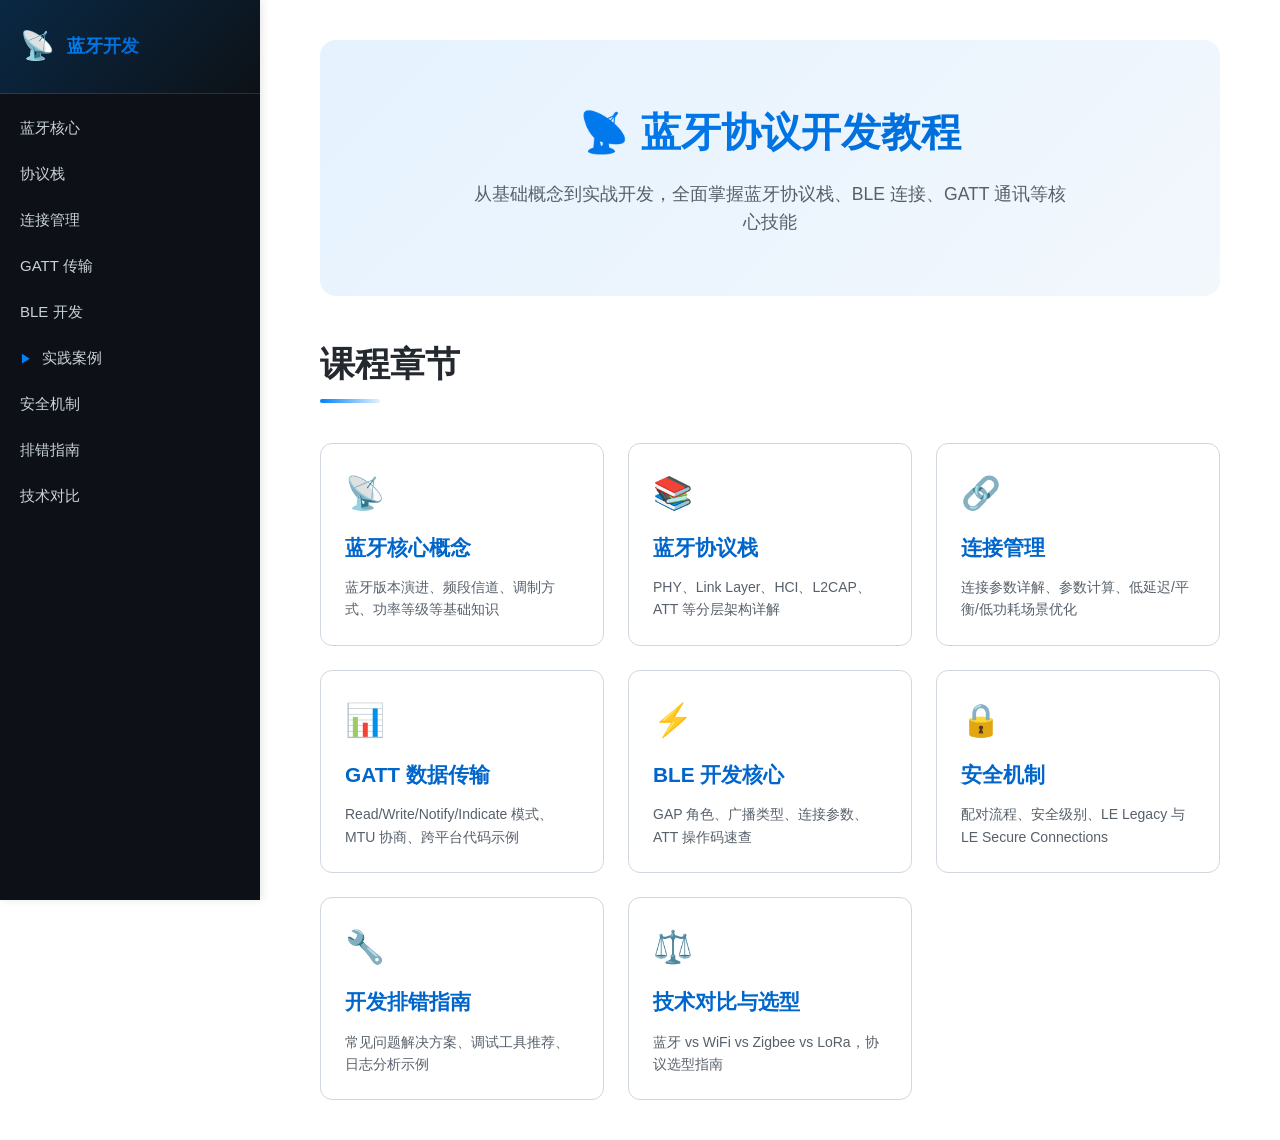
<file: index.html>
<!DOCTYPE html>
<html lang="zh-CN">
<head>
    <meta charset="UTF-8">
    <meta name="viewport" content="width=device-width, initial-scale=1.0">
    <title>蓝牙协议开发教程</title>
    <link rel="stylesheet" href="css/styles.css">
    <style>
        .chapter-grid {
            display: grid;
            grid-template-columns: repeat(auto-fill, minmax(280px, 1fr));
            gap: 24px;
            margin-top: 40px;
        }
        .chapter-card {
            background: var(--bg);
            border: 1px solid var(--border);
            border-radius: 12px;
            padding: 24px;
            transition: all 0.3s ease;
            text-decoration: none;
            color: inherit;
            display: block;
        }
        .chapter-card:hover {
            transform: translateY(-4px);
            box-shadow: 0 8px 24px rgba(0,130,252,0.15);
            border-color: var(--primary);
        }
        .chapter-card h3 {
            color: var(--primary-dark);
            margin: 0 0 12px;
            font-size: 1.3rem;
        }
        .chapter-card p {
            color: var(--text-light);
            font-size: 14px;
            margin-bottom: 0;
        }
        .chapter-icon {
            font-size: 32px;
            margin-bottom: 12px;
        }
        .hero {
            text-align: center;
            padding: 60px 20px;
            background: linear-gradient(135deg, rgba(0,130,252,0.1) 0%, rgba(0,102,204,0.05) 100%);
            border-radius: 16px;
            margin-bottom: 40px;
        }
        .hero h1 {
            font-size: 2.5rem;
            margin-bottom: 16px;
            background: linear-gradient(135deg, var(--primary) 0%, var(--primary-dark) 100%);
            -webkit-background-clip: text;
            -webkit-text-fill-color: transparent;
            background-clip: text;
        }
        .hero p {
            font-size: 1.1rem;
            color: var(--text-light);
            max-width: 600px;
            margin: 0 auto;
        }
    </style>
    <link rel="icon" href="data:image/svg+xml,<svg xmlns='http://www.w3.org/2000/svg' viewBox='0 0 100 100'><text y='.9em' font-size='90'>📡</text></svg>">
</head>
<body>
    <nav class="sidebar">
        <div class="sidebar-header">
            <span class="sidebar-logo">📡</span>
            <span class="sidebar-title">蓝牙开发</span>
        </div>
        <ul class="tree-nav">
            <li><a href="chapters/intro.html">蓝牙核心</a></li>
            <li><a href="chapters/protocol-stack.html">协议栈</a></li>
            <li><a href="chapters/connection.html">连接管理</a></li>
            <li><a href="chapters/data.html">GATT 传输</a></li>
            <li><a href="chapters/ble.html">BLE 开发</a></li>
            <li>
                <details>
                    <summary>实践案例</summary>
                    <ul>
                        <li><a href="chapters/examples/index.html">案例概览</a></li>
                        <li><a href="chapters/examples/heart-rate.html">心率传感器</a></li>
                        <li><a href="chapters/examples/gps.html">GPS 追踪器</a></li>
                        <li><a href="chapters/examples/mouse.html">蓝牙鼠标</a></li>
                        <li><a href="chapters/examples/keyboard.html">蓝牙键盘</a></li>
                        <li><a href="chapters/examples/headset.html">蓝牙耳机</a></li>
                    </ul>
                </details>
            </li>
            <li><a href="chapters/security.html">安全机制</a></li>
            <li><a href="chapters/troubleshooting.html">排错指南</a></li>
            <li><a href="chapters/comparison.html">技术对比</a></li>
        </ul>
    </nav>

    <main class="main">
        <div class="hero">
            <h1>📡 蓝牙协议开发教程</h1>
            <p>从基础概念到实战开发，全面掌握蓝牙协议栈、BLE 连接、GATT 通讯等核心技能</p>
        </div>

        <h2>课程章节</h2>
        <div class="chapter-grid">
            <a href="chapters/intro.html" class="chapter-card">
                <div class="chapter-icon">📡</div>
                <h3>蓝牙核心概念</h3>
                <p>蓝牙版本演进、频段信道、调制方式、功率等级等基础知识</p>
            </a>

            <a href="chapters/protocol-stack.html" class="chapter-card">
                <div class="chapter-icon">📚</div>
                <h3>蓝牙协议栈</h3>
                <p>PHY、Link Layer、HCI、L2CAP、ATT 等分层架构详解</p>
            </a>

            <a href="chapters/connection.html" class="chapter-card">
                <div class="chapter-icon">🔗</div>
                <h3>连接管理</h3>
                <p>连接参数详解、参数计算、低延迟/平衡/低功耗场景优化</p>
            </a>

            <a href="chapters/data.html" class="chapter-card">
                <div class="chapter-icon">📊</div>
                <h3>GATT 数据传输</h3>
                <p>Read/Write/Notify/Indicate 模式、MTU 协商、跨平台代码示例</p>
            </a>

            <a href="chapters/ble.html" class="chapter-card">
                <div class="chapter-icon">⚡</div>
                <h3>BLE 开发核心</h3>
                <p>GAP 角色、广播类型、连接参数、ATT 操作码速查</p>
            </a>

            <a href="chapters/security.html" class="chapter-card">
                <div class="chapter-icon">🔒</div>
                <h3>安全机制</h3>
                <p>配对流程、安全级别、LE Legacy 与 LE Secure Connections</p>
            </a>

            <a href="chapters/troubleshooting.html" class="chapter-card">
                <div class="chapter-icon">🔧</div>
                <h3>开发排错指南</h3>
                <p>常见问题解决方案、调试工具推荐、日志分析示例</p>
            </a>

            <a href="chapters/comparison.html" class="chapter-card">
                <div class="chapter-icon">⚖️</div>
                <h3>技术对比与选型</h3>
                <p>蓝牙 vs WiFi vs Zigbee vs LoRa，协议选型指南</p>
            </a>
        </div>
    </main>

    <script src="js/script.js"></script>
</body>
</html>
</file>
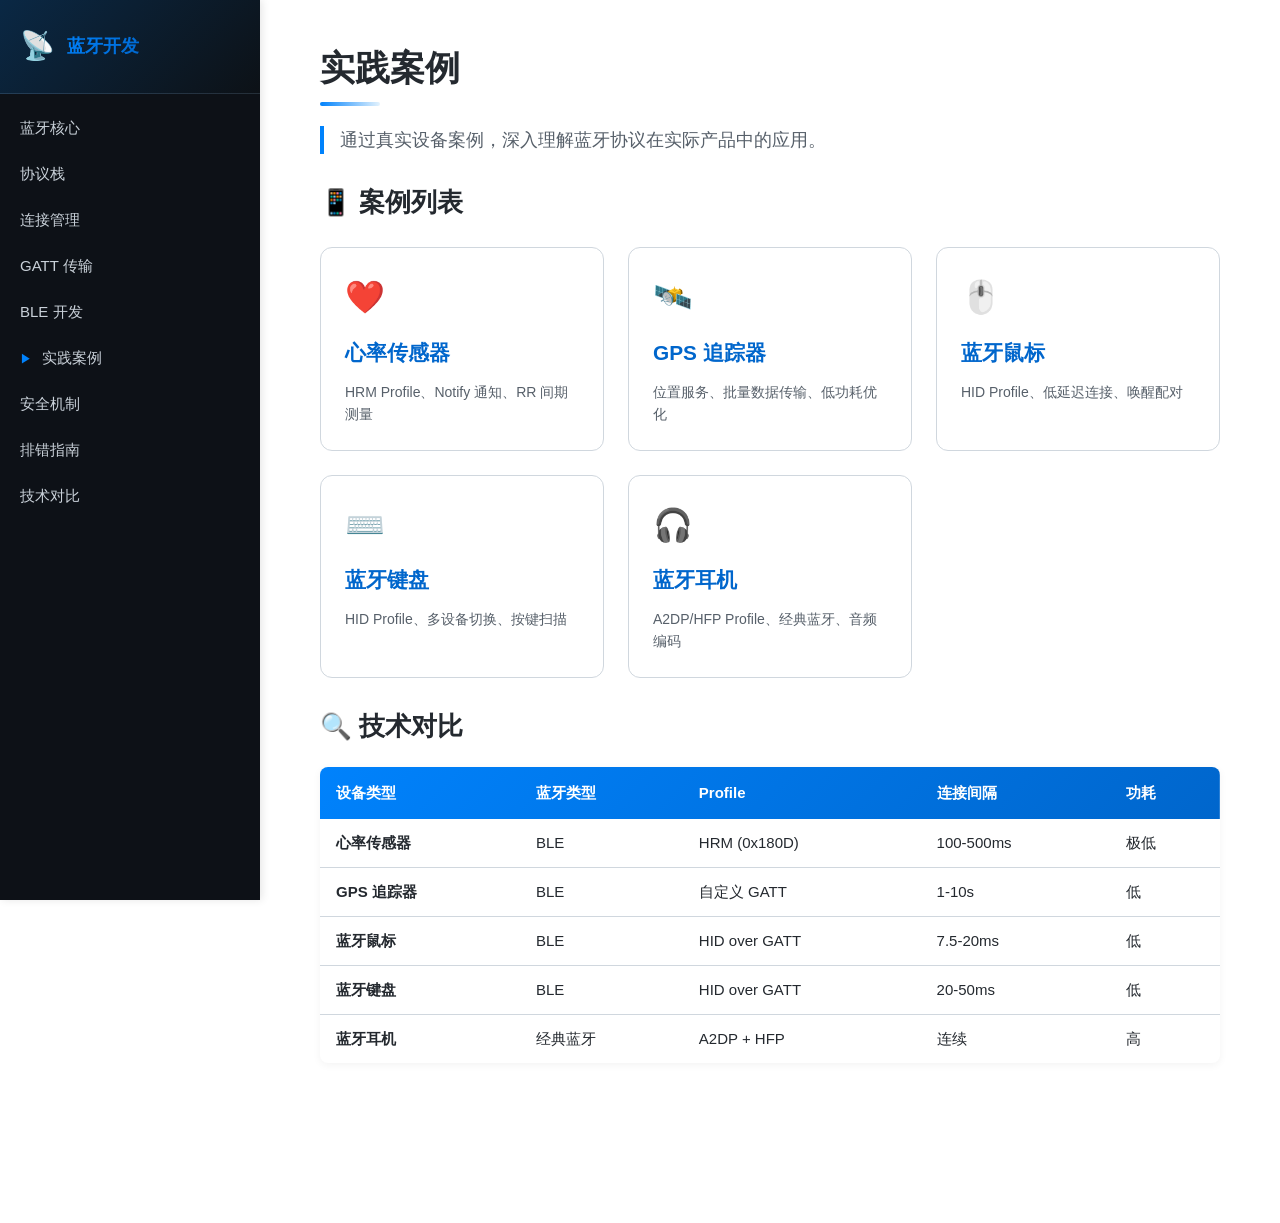
<file: chapters/examples/index.html>
<!DOCTYPE html>
<html lang="zh-CN">
<head>
    <meta charset="UTF-8">
    <meta name="viewport" content="width=device-width, initial-scale=1.0">
    <title>实践案例 - 蓝牙协议开发教程</title>
    <link rel="stylesheet" href="../../css/styles.css">
    <link rel="stylesheet" href="../../css/libs/prism-tomorrow.min.css">
    <script src="../../js/libs/mermaid.min.js"></script>
    <script src="../../js/libs/prism.min.js"></script>
    <link rel="icon" href="data:image/svg+xml,<svg xmlns='http://www.w3.org/2000/svg' viewBox='0 0 100 100'><text y='.9em' font-size='90'>📡</text></svg>">
</head>
<body>
    <nav class="sidebar">
        <div class="sidebar-header">
            <span class="sidebar-logo">📡</span>
            <span class="sidebar-title">蓝牙开发</span>
        </div>
        <ul class="tree-nav">
            <li><a href="../intro.html">蓝牙核心</a></li>
            <li><a href="../protocol-stack.html">协议栈</a></li>
            <li><a href="../connection.html">连接管理</a></li>
            <li><a href="../data.html">GATT 传输</a></li>
            <li><a href="../ble.html">BLE 开发</a></li>
            <li>
                <details>
                    <summary>实践案例</summary>
                    <ul>
                        <li><a href="index.html" class="active">案例概览</a></li>
                        <li><a href="heart-rate.html">心率传感器</a></li>
                        <li><a href="gps.html">GPS 追踪器</a></li>
                        <li><a href="mouse.html">蓝牙鼠标</a></li>
                        <li><a href="keyboard.html">蓝牙键盘</a></li>
                        <li><a href="headset.html">蓝牙耳机</a></li>
                    </ul>
                </details>
            </li>
            <li><a href="../security.html">安全机制</a></li>
            <li><a href="../troubleshooting.html">排错指南</a></li>
            <li><a href="../comparison.html">技术对比</a></li>
        </ul>
    </nav>

    <main class="main">
        <section class="section">
            <h2>实践案例</h2>
            <p class="lead">通过真实设备案例，深入理解蓝牙协议在实际产品中的应用。</p>

            <h3>📱 案例列表</h3>
            <div class="chapter-grid" style="display: grid; grid-template-columns: repeat(auto-fill, minmax(280px, 1fr)); gap: 24px; margin-top: 24px;">
                <a href="heart-rate.html" class="chapter-card" style="background: var(--bg); border: 1px solid var(--border); border-radius: 12px; padding: 24px; text-decoration: none; color: inherit; display: block; transition: all 0.3s ease;">
                    <div class="chapter-icon" style="font-size: 32px; margin-bottom: 12px;">❤️</div>
                    <h3 style="color: var(--primary-dark); margin: 0 0 12px; font-size: 1.3rem;">心率传感器</h3>
                    <p style="color: var(--text-light); font-size: 14px; margin-bottom: 0;">HRM Profile、Notify 通知、RR 间期测量</p>
                </a>

                <a href="gps.html" class="chapter-card" style="background: var(--bg); border: 1px solid var(--border); border-radius: 12px; padding: 24px; text-decoration: none; color: inherit; display: block; transition: all 0.3s ease;">
                    <div class="chapter-icon" style="font-size: 32px; margin-bottom: 12px;">🛰️</div>
                    <h3 style="color: var(--primary-dark); margin: 0 0 12px; font-size: 1.3rem;">GPS 追踪器</h3>
                    <p style="color: var(--text-light); font-size: 14px; margin-bottom: 0;">位置服务、批量数据传输、低功耗优化</p>
                </a>

                <a href="mouse.html" class="chapter-card" style="background: var(--bg); border: 1px solid var(--border); border-radius: 12px; padding: 24px; text-decoration: none; color: inherit; display: block; transition: all 0.3s ease;">
                    <div class="chapter-icon" style="font-size: 32px; margin-bottom: 12px;">🖱️</div>
                    <h3 style="color: var(--primary-dark); margin: 0 0 12px; font-size: 1.3rem;">蓝牙鼠标</h3>
                    <p style="color: var(--text-light); font-size: 14px; margin-bottom: 0;">HID Profile、低延迟连接、唤醒配对</p>
                </a>

                <a href="keyboard.html" class="chapter-card" style="background: var(--bg); border: 1px solid var(--border); border-radius: 12px; padding: 24px; text-decoration: none; color: inherit; display: block; transition: all 0.3s ease;">
                    <div class="chapter-icon" style="font-size: 32px; margin-bottom: 12px;">⌨️</div>
                    <h3 style="color: var(--primary-dark); margin: 0 0 12px; font-size: 1.3rem;">蓝牙键盘</h3>
                    <p style="color: var(--text-light); font-size: 14px; margin-bottom: 0;">HID Profile、多设备切换、按键扫描</p>
                </a>

                <a href="headset.html" class="chapter-card" style="background: var(--bg); border: 1px solid var(--border); border-radius: 12px; padding: 24px; text-decoration: none; color: inherit; display: block; transition: all 0.3s ease;">
                    <div class="chapter-icon" style="font-size: 32px; margin-bottom: 12px;">🎧</div>
                    <h3 style="color: var(--primary-dark); margin: 0 0 12px; font-size: 1.3rem;">蓝牙耳机</h3>
                    <p style="color: var(--text-light); font-size: 14px; margin-bottom: 0;">A2DP/HFP Profile、经典蓝牙、音频编码</p>
                </a>
            </div>

            <h3>🔍 技术对比</h3>
            <table class="table">
                <thead>
                    <tr>
                        <th>设备类型</th>
                        <th>蓝牙类型</th>
                        <th>Profile</th>
                        <th>连接间隔</th>
                        <th>功耗</th>
                    </tr>
                </thead>
                <tbody>
                    <tr>
                        <td><strong>心率传感器</strong></td>
                        <td>BLE</td>
                        <td>HRM (0x180D)</td>
                        <td>100-500ms</td>
                        <td>极低</td>
                    </tr>
                    <tr>
                        <td><strong>GPS 追踪器</strong></td>
                        <td>BLE</td>
                        <td>自定义 GATT</td>
                        <td>1-10s</td>
                        <td>低</td>
                    </tr>
                    <tr>
                        <td><strong>蓝牙鼠标</strong></td>
                        <td>BLE</td>
                        <td>HID over GATT</td>
                        <td>7.5-20ms</td>
                        <td>低</td>
                    </tr>
                    <tr>
                        <td><strong>蓝牙键盘</strong></td>
                        <td>BLE</td>
                        <td>HID over GATT</td>
                        <td>20-50ms</td>
                        <td>低</td>
                    </tr>
                    <tr>
                        <td><strong>蓝牙耳机</strong></td>
                        <td>经典蓝牙</td>
                        <td>A2DP + HFP</td>
                        <td>连续</td>
                        <td>高</td>
                    </tr>
                </tbody>
            </table>
        </section>
    </main>

    <script>
        mermaid.initialize({ 
            startOnLoad: true,
            theme: 'default'
        });
    </script>
</body>
</html>
</file>
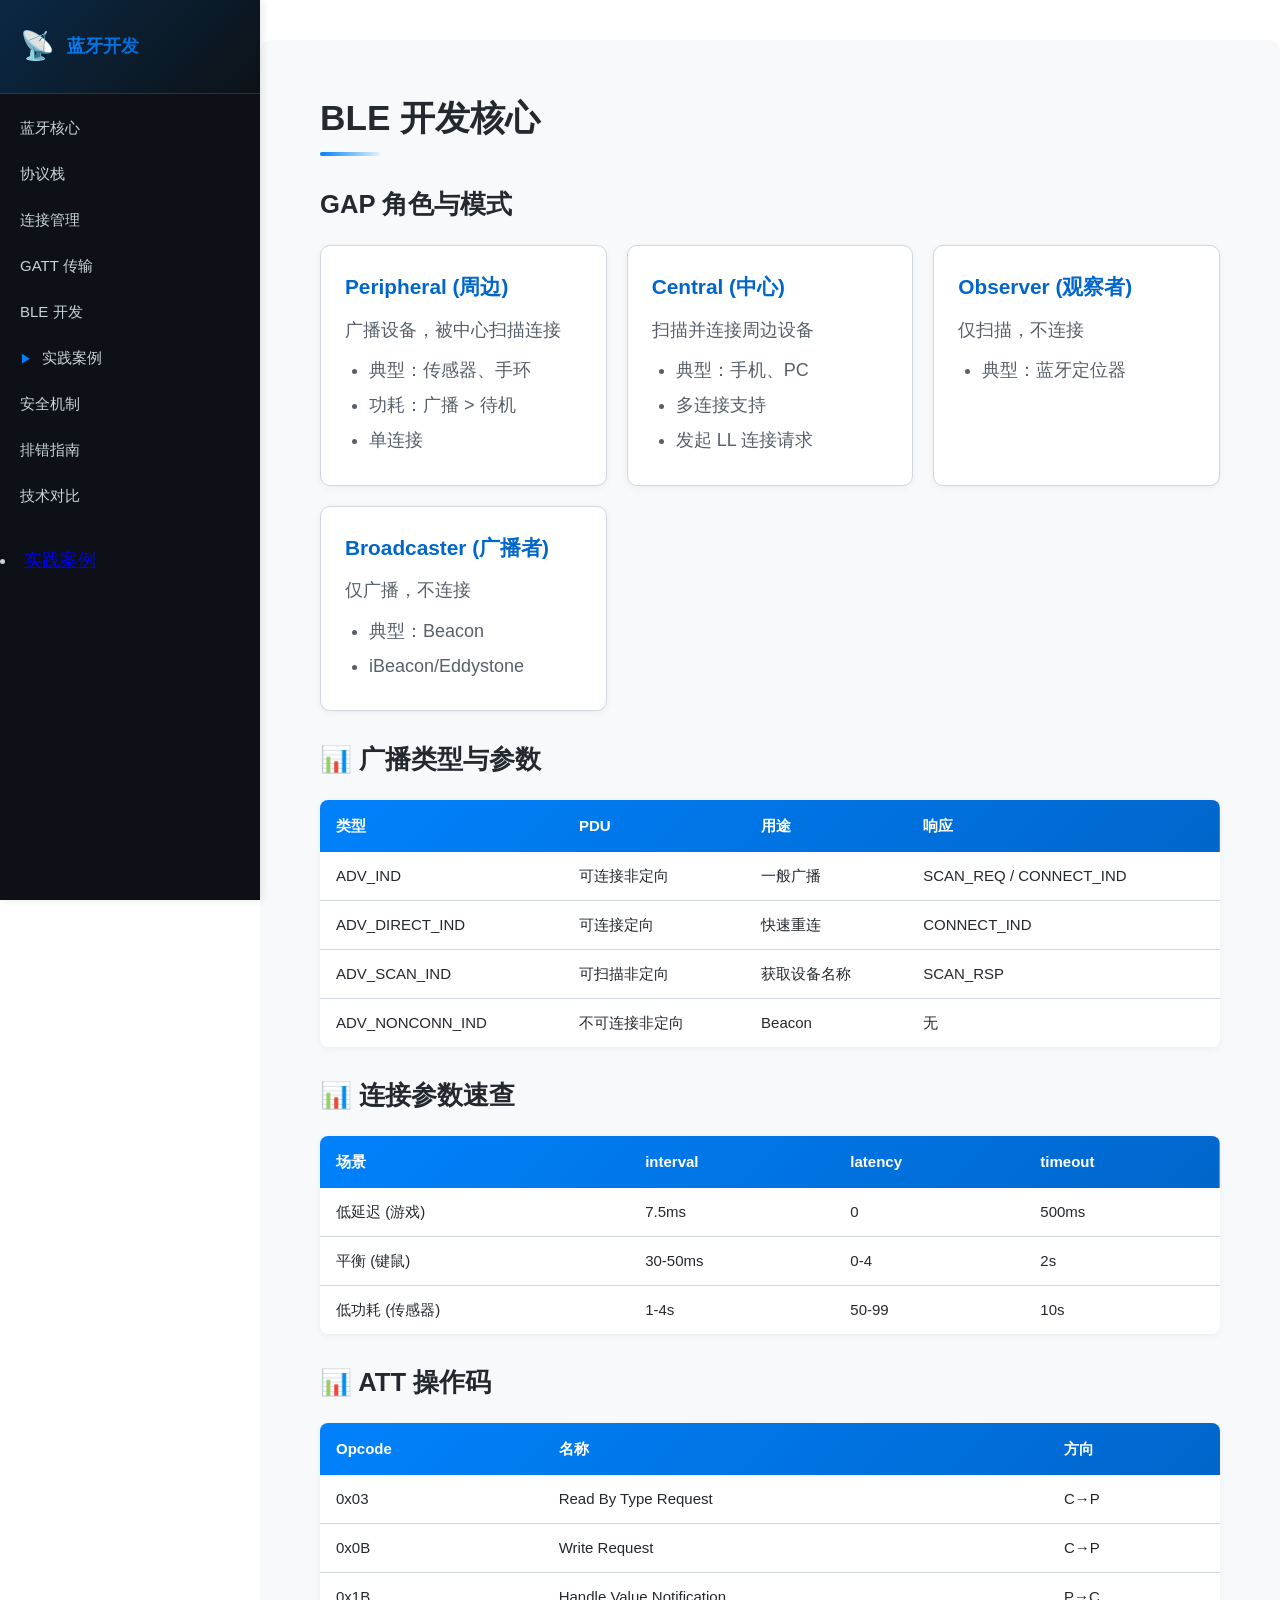
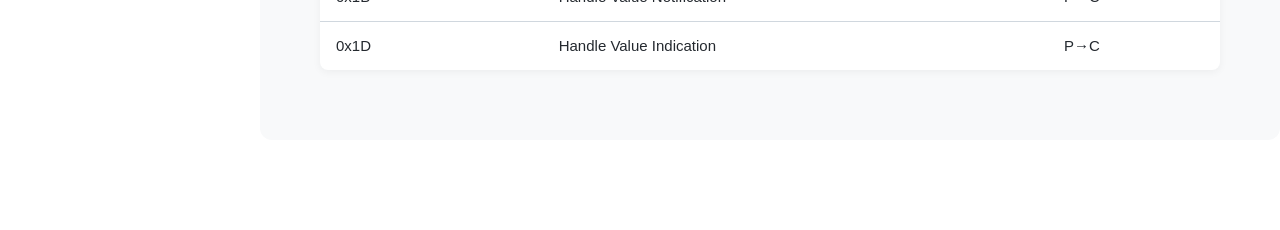
<file: chapters/ble.html>
<!DOCTYPE html>
<html lang="zh-CN">
<head>
    <meta charset="UTF-8">
    <meta name="viewport" content="width=device-width, initial-scale=1.0">
    <title>BLE 开发核心 - 蓝牙协议开发教程</title>
    <link rel="stylesheet" href="../css/styles.css">
    <link rel="stylesheet" href="../css/libs/prism-tomorrow.min.css">
    <script src="../js/libs/prism.min.js"></script>
    <link rel="icon" href="data:image/svg+xml,<svg xmlns='http://www.w3.org/2000/svg' viewBox='0 0 100 100'><text y='.9em' font-size='90'>📡</text></svg>">
</head>
<body>
    <nav class="sidebar">
        <div class="sidebar-header">
            <span class="sidebar-logo">📡</span>
            <span class="sidebar-title">蓝牙开发</span>
        </div>
        <ul class="tree-nav">
            <li><a href="intro.html">蓝牙核心</a></li>
            <li><a href="protocol-stack.html">协议栈</a></li>
            <li><a href="connection.html">连接管理</a></li>
            <li><a href="data.html">GATT 传输</a></li>
            <li><a href="ble.html" class="active">BLE 开发</a></li>
            <li>
                <details>
                    <summary>实践案例</summary>
                    <ul>
                        <li><a href="examples/index.html">案例概览</a></li>
                        <li><a href="examples/heart-rate.html">心率传感器</a></li>
                        <li><a href="examples/gps.html">GPS 追踪器</a></li>
                        <li><a href="examples/mouse.html">蓝牙鼠标</a></li>
                        <li><a href="examples/keyboard.html">蓝牙键盘</a></li>
                        <li><a href="examples/headset.html">蓝牙耳机</a></li>
                    </ul>
                </details>
            </li>
            <li><a href="security.html">安全机制</a></li>
            <li><a href="troubleshooting.html">排错指南</a></li>
            <li><a href="comparison.html">技术对比</a></li>
        </ul>
    </li>
    <li><a href="examples/index.html">实践案例</a>
        </ul>
    </nav>

    <main class="main">
        <section class="section section-gray">
            <h2>BLE 开发核心</h2>

            <h3>GAP 角色与模式</h3>
            <div class="grid">
                <div class="card">
                    <h3>Peripheral (周边)</h3>
                    <p>广播设备，被中心扫描连接</p>
                    <ul>
                        <li>典型：传感器、手环</li>
                        <li>功耗：广播 > 待机</li>
                        <li>单连接</li>
                    </ul>
                </div>
                <div class="card">
                    <h3>Central (中心)</h3>
                    <p>扫描并连接周边设备</p>
                    <ul>
                        <li>典型：手机、PC</li>
                        <li>多连接支持</li>
                        <li>发起 LL 连接请求</li>
                    </ul>
                </div>
                <div class="card">
                    <h3>Observer (观察者)</h3>
                    <p>仅扫描，不连接</p>
                    <ul>
                        <li>典型：蓝牙定位器</li>
                    </ul>
                </div>
                <div class="card">
                    <h3>Broadcaster (广播者)</h3>
                    <p>仅广播，不连接</p>
                    <ul>
                        <li>典型：Beacon</li>
                        <li>iBeacon/Eddystone</li>
                    </ul>
                </div>
            </div>

            <h3>📊 广播类型与参数</h3>
            <table class="table">
                <thead>
                    <tr>
                        <th>类型</th>
                        <th>PDU</th>
                        <th>用途</th>
                        <th>响应</th>
                    </tr>
                </thead>
                <tbody>
                    <tr>
                        <td>ADV_IND</td>
                        <td>可连接非定向</td>
                        <td>一般广播</td>
                        <td>SCAN_REQ / CONNECT_IND</td>
                    </tr>
                    <tr>
                        <td>ADV_DIRECT_IND</td>
                        <td>可连接定向</td>
                        <td>快速重连</td>
                        <td>CONNECT_IND</td>
                    </tr>
                    <tr>
                        <td>ADV_SCAN_IND</td>
                        <td>可扫描非定向</td>
                        <td>获取设备名称</td>
                        <td>SCAN_RSP</td>
                    </tr>
                    <tr>
                        <td>ADV_NONCONN_IND</td>
                        <td>不可连接非定向</td>
                        <td>Beacon</td>
                        <td>无</td>
                    </tr>
                </tbody>
            </table>

            <h3>📊 连接参数速查</h3>
            <table class="table">
                <thead>
                    <tr>
                        <th>场景</th>
                        <th>interval</th>
                        <th>latency</th>
                        <th>timeout</th>
                    </tr>
                </thead>
                <tbody>
                    <tr>
                        <td>低延迟 (游戏)</td>
                        <td>7.5ms</td>
                        <td>0</td>
                        <td>500ms</td>
                    </tr>
                    <tr>
                        <td>平衡 (键鼠)</td>
                        <td>30-50ms</td>
                        <td>0-4</td>
                        <td>2s</td>
                    </tr>
                    <tr>
                        <td>低功耗 (传感器)</td>
                        <td>1-4s</td>
                        <td>50-99</td>
                        <td>10s</td>
                    </tr>
                </tbody>
            </table>

            <h3>📊 ATT 操作码</h3>
            <table class="table">
                <thead>
                    <tr>
                        <th>Opcode</th>
                        <th>名称</th>
                        <th>方向</th>
                    </tr>
                </thead>
                <tbody>
                    <tr>
                        <td>0x03</td>
                        <td>Read By Type Request</td>
                        <td>C→P</td>
                    </tr>
                    <tr>
                        <td>0x0B</td>
                        <td>Write Request</td>
                        <td>C→P</td>
                    </tr>
                    <tr>
                        <td>0x1B</td>
                        <td>Handle Value Notification</td>
                        <td>P→C</td>
                    </tr>
                    <tr>
                        <td>0x1D</td>
                        <td>Handle Value Indication</td>
                        <td>P→C</td>
                    </tr>
                </tbody>
            </table>
        </section>
    </main>

    <script src="../js/script.js"></script>
</body>
</html>
</file>
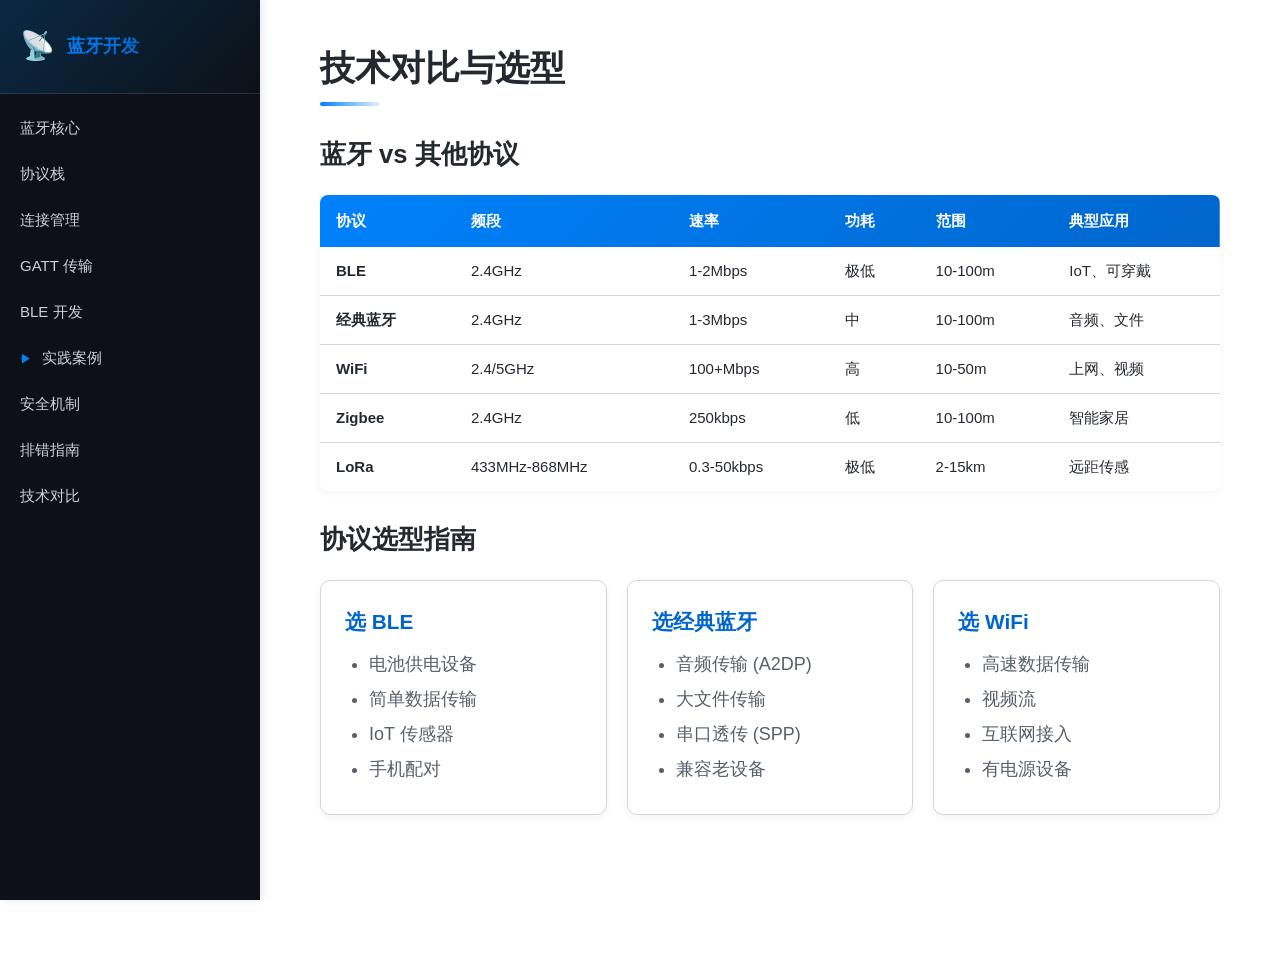
<file: chapters/comparison.html>
<!DOCTYPE html>
<html lang="zh-CN">
<head>
    <meta charset="UTF-8">
    <meta name="viewport" content="width=device-width, initial-scale=1.0">
    <title>技术对比与选型 - 蓝牙协议开发教程</title>
    <link rel="stylesheet" href="../css/styles.css">
    <link rel="stylesheet" href="../css/libs/prism-tomorrow.min.css">
    <script src="../js/libs/prism.min.js"></script>
    <link rel="icon" href="data:image/svg+xml,<svg xmlns='http://www.w3.org/2000/svg' viewBox='0 0 100 100'><text y='.9em' font-size='90'>📡</text></svg>">
</head>
<body>
    <nav class="sidebar">
        <div class="sidebar-header">
            <span class="sidebar-logo">📡</span>
            <span class="sidebar-title">蓝牙开发</span>
        </div>
        <ul class="tree-nav">
            <li><a href="intro.html">蓝牙核心</a></li>
            <li><a href="protocol-stack.html">协议栈</a></li>
            <li><a href="connection.html">连接管理</a></li>
            <li><a href="data.html">GATT 传输</a></li>
            <li><a href="ble.html">BLE 开发</a></li>
            <li>
                <details>
                    <summary>实践案例</summary>
                    <ul>
                        <li><a href="examples/index.html">案例概览</a></li>
                        <li><a href="examples/heart-rate.html">心率传感器</a></li>
                        <li><a href="examples/gps.html">GPS 追踪器</a></li>
                        <li><a href="examples/mouse.html">蓝牙鼠标</a></li>
                        <li><a href="examples/keyboard.html">蓝牙键盘</a></li>
                        <li><a href="examples/headset.html">蓝牙耳机</a></li>
                    </ul>
                </details>
            </li>
            <li><a href="security.html">安全机制</a></li>
            <li><a href="troubleshooting.html">排错指南</a></li>
            <li><a href="comparison.html" class="active">技术对比</a></li>
        </ul>
    </nav>

    <main class="main">
        <section class="section">
            <h2>技术对比与选型</h2>

            <h3>蓝牙 vs 其他协议</h3>
            <table class="table">
                <thead>
                    <tr>
                        <th>协议</th>
                        <th>频段</th>
                        <th>速率</th>
                        <th>功耗</th>
                        <th>范围</th>
                        <th>典型应用</th>
                    </tr>
                </thead>
                <tbody>
                    <tr>
                        <td><strong>BLE</strong></td>
                        <td>2.4GHz</td>
                        <td>1-2Mbps</td>
                        <td>极低</td>
                        <td>10-100m</td>
                        <td>IoT、可穿戴</td>
                    </tr>
                    <tr>
                        <td><strong>经典蓝牙</strong></td>
                        <td>2.4GHz</td>
                        <td>1-3Mbps</td>
                        <td>中</td>
                        <td>10-100m</td>
                        <td>音频、文件</td>
                    </tr>
                    <tr>
                        <td><strong>WiFi</strong></td>
                        <td>2.4/5GHz</td>
                        <td>100+Mbps</td>
                        <td>高</td>
                        <td>10-50m</td>
                        <td>上网、视频</td>
                    </tr>
                    <tr>
                        <td><strong>Zigbee</strong></td>
                        <td>2.4GHz</td>
                        <td>250kbps</td>
                        <td>低</td>
                        <td>10-100m</td>
                        <td>智能家居</td>
                    </tr>
                    <tr>
                        <td><strong>LoRa</strong></td>
                        <td>433MHz-868MHz</td>
                        <td>0.3-50kbps</td>
                        <td>极低</td>
                        <td>2-15km</td>
                        <td>远距传感</td>
                    </tr>
                </tbody>
            </table>

            <h3>协议选型指南</h3>
            <div class="grid">
                <div class="card">
                    <h3>选 BLE</h3>
                    <ul>
                        <li>电池供电设备</li>
                        <li>简单数据传输</li>
                        <li>IoT 传感器</li>
                        <li>手机配对</li>
                    </ul>
                </div>
                <div class="card">
                    <h3>选经典蓝牙</h3>
                    <ul>
                        <li>音频传输 (A2DP)</li>
                        <li>大文件传输</li>
                        <li>串口透传 (SPP)</li>
                        <li>兼容老设备</li>
                    </ul>
                </div>
                <div class="card">
                    <h3>选 WiFi</h3>
                    <ul>
                        <li>高速数据传输</li>
                        <li>视频流</li>
                        <li>互联网接入</li>
                        <li>有电源设备</li>
                    </ul>
                </div>
            </div>
        </section>
    </main>

    <script src="../js/script.js"></script>
</body>
</html>
</file>
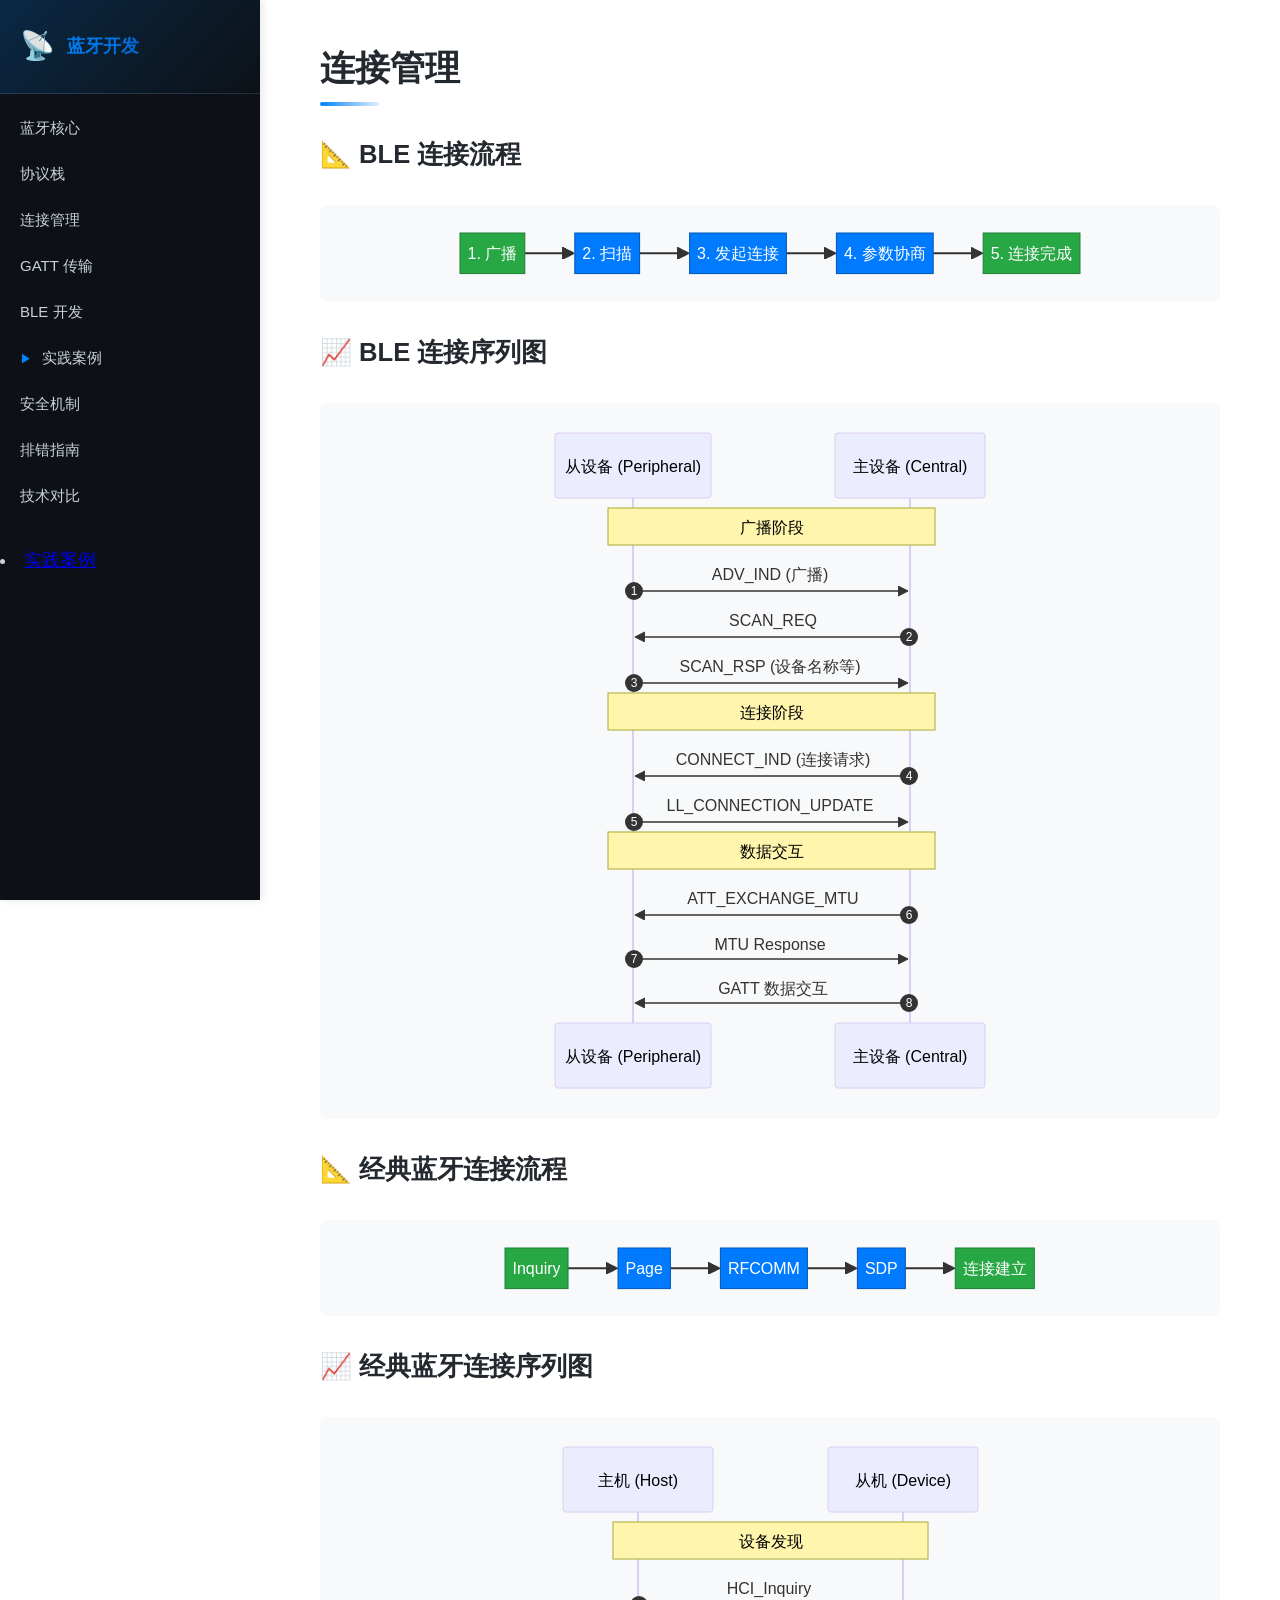
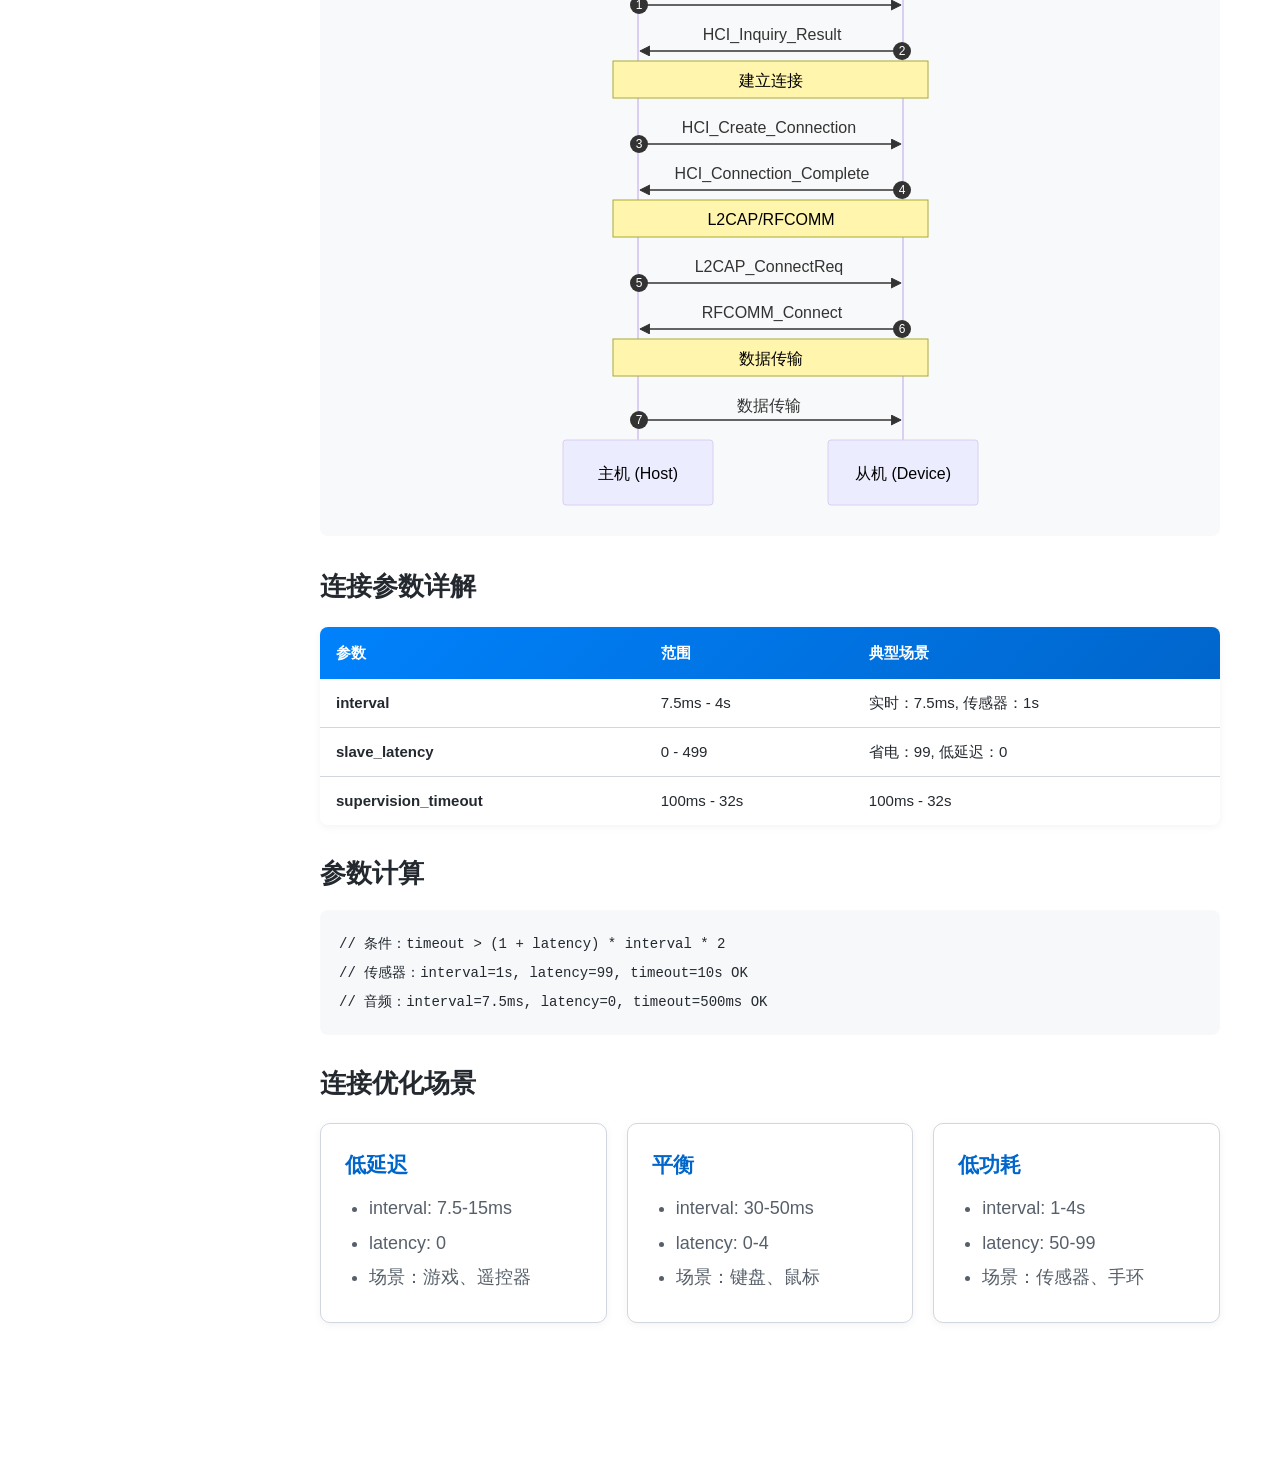
<file: chapters/connection.html>
<!DOCTYPE html>
<html lang="zh-CN">
<head>
    <meta charset="UTF-8">
    <meta name="viewport" content="width=device-width, initial-scale=1.0">
    <title>连接管理 - 蓝牙协议开发教程</title>
    <link rel="stylesheet" href="../css/styles.css">
    <link rel="stylesheet" href="../css/libs/prism-tomorrow.min.css">
    <script src="../js/libs/mermaid.min.js"></script>
    <script src="../js/libs/prism.min.js"></script>
    <link rel="icon" href="data:image/svg+xml,<svg xmlns='http://www.w3.org/2000/svg' viewBox='0 0 100 100'><text y='.9em' font-size='90'>📡</text></svg>">
</head>
<body>
    <nav class="sidebar">
        <div class="sidebar-header">
            <span class="sidebar-logo">📡</span>
            <span class="sidebar-title">蓝牙开发</span>
        </div>
        <ul class="tree-nav">
            <li><a href="intro.html">蓝牙核心</a></li>
            <li><a href="protocol-stack.html">协议栈</a></li>
            <li><a href="connection.html" class="active">连接管理</a></li>
            <li><a href="data.html">GATT 传输</a></li>
            <li><a href="ble.html">BLE 开发</a></li>
            <li>
                <details>
                    <summary>实践案例</summary>
                    <ul>
                        <li><a href="examples/index.html">案例概览</a></li>
                        <li><a href="examples/heart-rate.html">心率传感器</a></li>
                        <li><a href="examples/gps.html">GPS 追踪器</a></li>
                        <li><a href="examples/mouse.html">蓝牙鼠标</a></li>
                        <li><a href="examples/keyboard.html">蓝牙键盘</a></li>
                        <li><a href="examples/headset.html">蓝牙耳机</a></li>
                    </ul>
                </details>
            </li>
            <li><a href="security.html">安全机制</a></li>
            <li><a href="troubleshooting.html">排错指南</a></li>
            <li><a href="comparison.html">技术对比</a></li>
        </ul>
    </li>
    <li><a href="examples/index.html">实践案例</a>
        </ul>
    </nav>

    <main class="main">
        <section class="section">
            <h2>连接管理</h2>

            <h3>📐 BLE 连接流程</h3>
            <div class="mermaid">
flowchart LR
    A[1. 广播] --> B[2. 扫描]
    B --> C[3. 发起连接]
    C --> D[4. 参数协商]
    D --> E[5. 连接完成]
    
    style A fill:#28a745,color:#fff,stroke:#1e7e34
    style B fill:#007bff,color:#fff,stroke:#0056b3
    style C fill:#007bff,color:#fff,stroke:#0056b3
    style D fill:#007bff,color:#fff,stroke:#0056b3
    style E fill:#28a745,color:#fff,stroke:#1e7e34
            </div>

            <h3>📈 BLE 连接序列图</h3>
            <div class="mermaid">
sequenceDiagram
    participant P as 从设备 (Peripheral)
    participant C as 主设备 (Central)
    
    Note over P,C: 广播阶段
    P->>C: ADV_IND (广播)
    C->>P: SCAN_REQ
    P->>C: SCAN_RSP (设备名称等)
    
    Note over P,C: 连接阶段
    C->>P: CONNECT_IND (连接请求)
    P->>C: LL_CONNECTION_UPDATE
    
    Note over P,C: 数据交互
    C->>P: ATT_EXCHANGE_MTU
    P->>C: MTU Response
    C->>P: GATT 数据交互
            </div>

            <h3>📐 经典蓝牙连接流程</h3>
            <div class="mermaid">
flowchart LR
    A[Inquiry] --> B[Page]
    B --> C[RFCOMM]
    C --> D[SDP]
    D --> E[连接建立]
    
    style A fill:#28a745,color:#fff,stroke:#1e7e34
    style B fill:#007bff,color:#fff,stroke:#0056b3
    style C fill:#007bff,color:#fff,stroke:#0056b3
    style D fill:#007bff,color:#fff,stroke:#0056b3
    style E fill:#28a745,color:#fff,stroke:#1e7e34
            </div>

            <h3>📈 经典蓝牙连接序列图</h3>
            <div class="mermaid">
sequenceDiagram
    participant H as 主机 (Host)
    participant D as 从机 (Device)
    
    Note over H,D: 设备发现
    H->>D: HCI_Inquiry
    D->>H: HCI_Inquiry_Result
    
    Note over H,D: 建立连接
    H->>D: HCI_Create_Connection
    D->>H: HCI_Connection_Complete
    
    Note over H,D: L2CAP/RFCOMM
    H->>D: L2CAP_ConnectReq
    D->>H: RFCOMM_Connect
    
    Note over H,D: 数据传输
    H->>D: 数据传输
            </div>

            <h3>连接参数详解</h3>
            <table class="table">
                <thead>
                    <tr>
                        <th>参数</th>
                        <th>范围</th>
                        <th>典型场景</th>
                    </tr>
                </thead>
                <tbody>
                    <tr>
                        <td><strong>interval</strong></td>
                        <td>7.5ms - 4s</td>
                        <td>实时：7.5ms, 传感器：1s</td>
                    </tr>
                    <tr>
                        <td><strong>slave_latency</strong></td>
                        <td>0 - 499</td>
                        <td>省电：99, 低延迟：0</td>
                    </tr>
                    <tr>
                        <td><strong>supervision_timeout</strong></td>
                        <td>100ms - 32s</td>
                        <td>100ms - 32s</td>
                    </tr>
                </tbody>
            </table>

            <h3>参数计算</h3>
            <pre><code>// 条件：timeout > (1 + latency) * interval * 2
// 传感器：interval=1s, latency=99, timeout=10s OK
// 音频：interval=7.5ms, latency=0, timeout=500ms OK</code></pre>

            <h3>连接优化场景</h3>
            <div class="grid">
                <div class="card">
                    <h3>低延迟</h3>
                    <ul>
                        <li>interval: 7.5-15ms</li>
                        <li>latency: 0</li>
                        <li>场景：游戏、遥控器</li>
                    </ul>
                </div>
                <div class="card">
                    <h3>平衡</h3>
                    <ul>
                        <li>interval: 30-50ms</li>
                        <li>latency: 0-4</li>
                        <li>场景：键盘、鼠标</li>
                    </ul>
                </div>
                <div class="card">
                    <h3>低功耗</h3>
                    <ul>
                        <li>interval: 1-4s</li>
                        <li>latency: 50-99</li>
                        <li>场景：传感器、手环</li>
                    </ul>
                </div>
            </div>
        </section>
    </main>

    <script src="../js/script.js"></script>
    <script>
        mermaid.initialize({
            startOnLoad: true,
            theme: 'default',
            sequence: {
                actorMargin: 50,
                boxMargin: 10,
                messageMargin: 40,
                showSequenceNumbers: true
            }
        });
    </script>
</body>
</html>
</file>
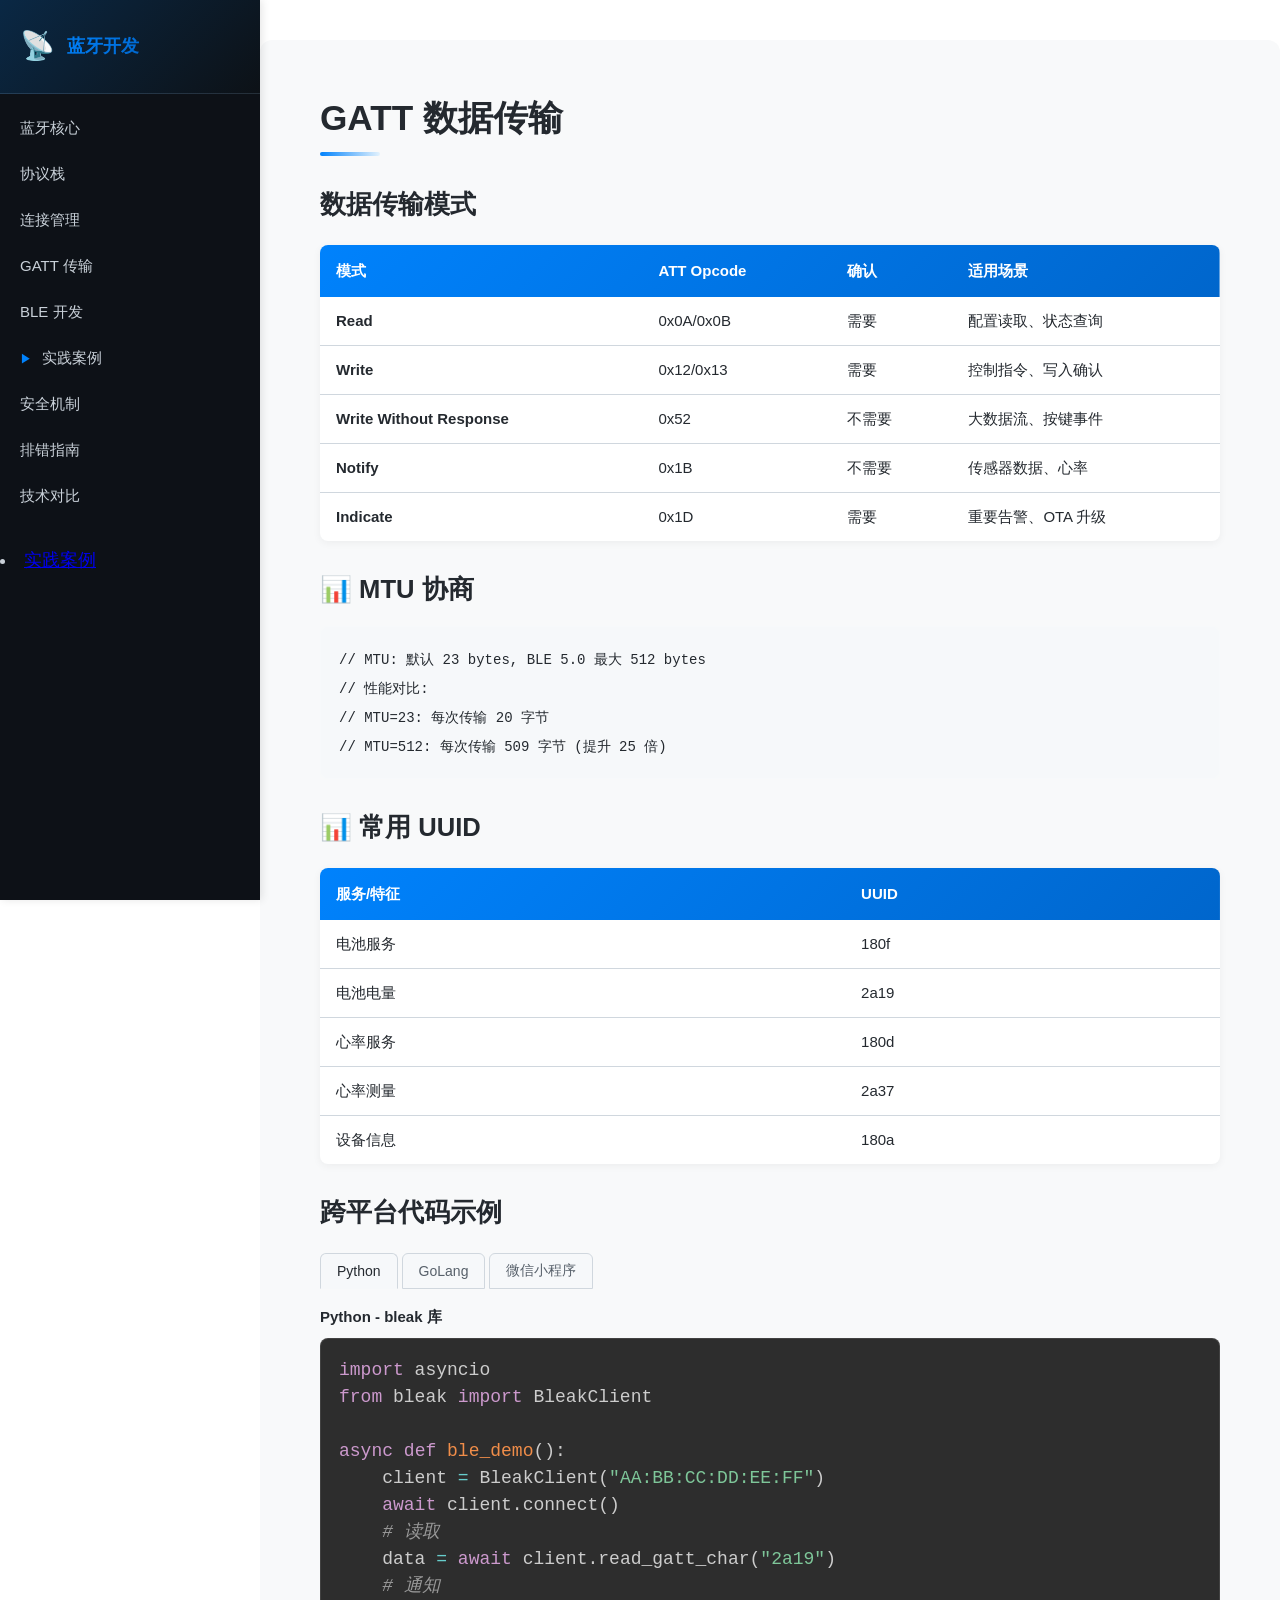
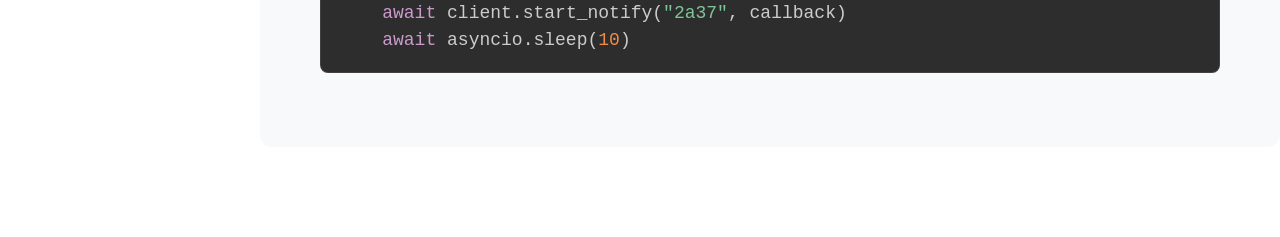
<file: chapters/data.html>
<!DOCTYPE html>
<html lang="zh-CN">
<head>
    <meta charset="UTF-8">
    <meta name="viewport" content="width=device-width, initial-scale=1.0">
    <title>GATT 数据传输 - 蓝牙协议开发教程</title>
    <link rel="stylesheet" href="../css/styles.css">
    <link rel="stylesheet" href="../css/libs/prism-tomorrow.min.css">
    <script src="../js/libs/prism.min.js"></script>
    <script src="../js/libs/prism-python.min.js"></script>
    <script src="../js/libs/prism-go.min.js"></script>
    <script src="../js/libs/prism-javascript.min.js"></script>
    <link rel="icon" href="data:image/svg+xml,<svg xmlns='http://www.w3.org/2000/svg' viewBox='0 0 100 100'><text y='.9em' font-size='90'>📡</text></svg>">
</head>
<body>
    <nav class="sidebar">
        <div class="sidebar-header">
            <span class="sidebar-logo">📡</span>
            <span class="sidebar-title">蓝牙开发</span>
        </div>
        <ul class="tree-nav">
            <li><a href="intro.html">蓝牙核心</a></li>
            <li><a href="protocol-stack.html">协议栈</a></li>
            <li><a href="connection.html">连接管理</a></li>
            <li><a href="data.html" class="active">GATT 传输</a></li>
            <li><a href="ble.html">BLE 开发</a></li>
            <li>
                <details>
                    <summary>实践案例</summary>
                    <ul>
                        <li><a href="examples/index.html">案例概览</a></li>
                        <li><a href="examples/heart-rate.html">心率传感器</a></li>
                        <li><a href="examples/gps.html">GPS 追踪器</a></li>
                        <li><a href="examples/mouse.html">蓝牙鼠标</a></li>
                        <li><a href="examples/keyboard.html">蓝牙键盘</a></li>
                        <li><a href="examples/headset.html">蓝牙耳机</a></li>
                    </ul>
                </details>
            </li>
            <li><a href="security.html">安全机制</a></li>
            <li><a href="troubleshooting.html">排错指南</a></li>
            <li><a href="comparison.html">技术对比</a></li>
        </ul>
    </li>
    <li><a href="examples/index.html">实践案例</a>
        </ul>
    </nav>

    <main class="main">
        <section class="section section-gray">
            <h2>GATT 数据传输</h2>

            <h3>数据传输模式</h3>
            <table class="table">
                <thead>
                    <tr>
                        <th>模式</th>
                        <th>ATT Opcode</th>
                        <th>确认</th>
                        <th>适用场景</th>
                    </tr>
                </thead>
                <tbody>
                    <tr>
                        <td><strong>Read</strong></td>
                        <td>0x0A/0x0B</td>
                        <td>需要</td>
                        <td>配置读取、状态查询</td>
                    </tr>
                    <tr>
                        <td><strong>Write</strong></td>
                        <td>0x12/0x13</td>
                        <td>需要</td>
                        <td>控制指令、写入确认</td>
                    </tr>
                    <tr>
                        <td><strong>Write Without Response</strong></td>
                        <td>0x52</td>
                        <td>不需要</td>
                        <td>大数据流、按键事件</td>
                    </tr>
                    <tr>
                        <td><strong>Notify</strong></td>
                        <td>0x1B</td>
                        <td>不需要</td>
                        <td>传感器数据、心率</td>
                    </tr>
                    <tr>
                        <td><strong>Indicate</strong></td>
                        <td>0x1D</td>
                        <td>需要</td>
                        <td>重要告警、OTA 升级</td>
                    </tr>
                </tbody>
            </table>

            <h3>📊 MTU 协商</h3>
            <pre><code>// MTU: 默认 23 bytes, BLE 5.0 最大 512 bytes
// 性能对比:
// MTU=23: 每次传输 20 字节
// MTU=512: 每次传输 509 字节 (提升 25 倍)</code></pre>

            <h3>📊 常用 UUID</h3>
            <table class="table">
                <thead>
                    <tr>
                        <th>服务/特征</th>
                        <th>UUID</th>
                    </tr>
                </thead>
                <tbody>
                    <tr>
                        <td>电池服务</td>
                        <td>180f</td>
                    </tr>
                    <tr>
                        <td>电池电量</td>
                        <td>2a19</td>
                    </tr>
                    <tr>
                        <td>心率服务</td>
                        <td>180d</td>
                    </tr>
                    <tr>
                        <td>心率测量</td>
                        <td>2a37</td>
                    </tr>
                    <tr>
                        <td>设备信息</td>
                        <td>180a</td>
                    </tr>
                </tbody>
            </table>

            <h3>跨平台代码示例</h3>
            <div class="tab-container">
                <div class="tab-buttons">
                    <button class="tab-btn active" data-tab="python">Python</button>
                    <button class="tab-btn" data-tab="golang">GoLang</button>
                    <button class="tab-btn" data-tab="miniprogram">微信小程序</button>
                </div>

                <div class="tab-content active" id="python">
                    <h4>Python - bleak 库</h4>
                    <pre><code class="language-python">import asyncio
from bleak import BleakClient

async def ble_demo():
    client = BleakClient("AA:BB:CC:DD:EE:FF")
    await client.connect()
    # 读取
    data = await client.read_gatt_char("2a19")
    # 通知
    await client.start_notify("2a37", callback)
    await asyncio.sleep(10)</code></pre>
                </div>

                <div class="tab-content" id="golang">
                    <h4>Go - go-ble 库</h4>
                    <pre><code class="language-go">import "github.com/go-ble/ble"

cln, err := ble.Connect(ctx, addr)
chars, _ := cln.DiscoverCharacteristics(nil, svc)
cln.Read(chars[0])</code></pre>
                </div>

                <div class="tab-content" id="miniprogram">
                    <h4>微信小程序</h4>
                    <pre><code class="language-javascript">// 微信小程序
wx.createBLEConnection({ deviceId })
wx.getBLEDeviceServices({ deviceId })
wx.notifyBLECharacteristicValueChange({ ... })
wx.onBLECharacteristicValueChange(cb)</code></pre>
                </div>
            </div>
        </section>
    </main>

    <script src="../js/script.js"></script>
</body>
</html>
</file>
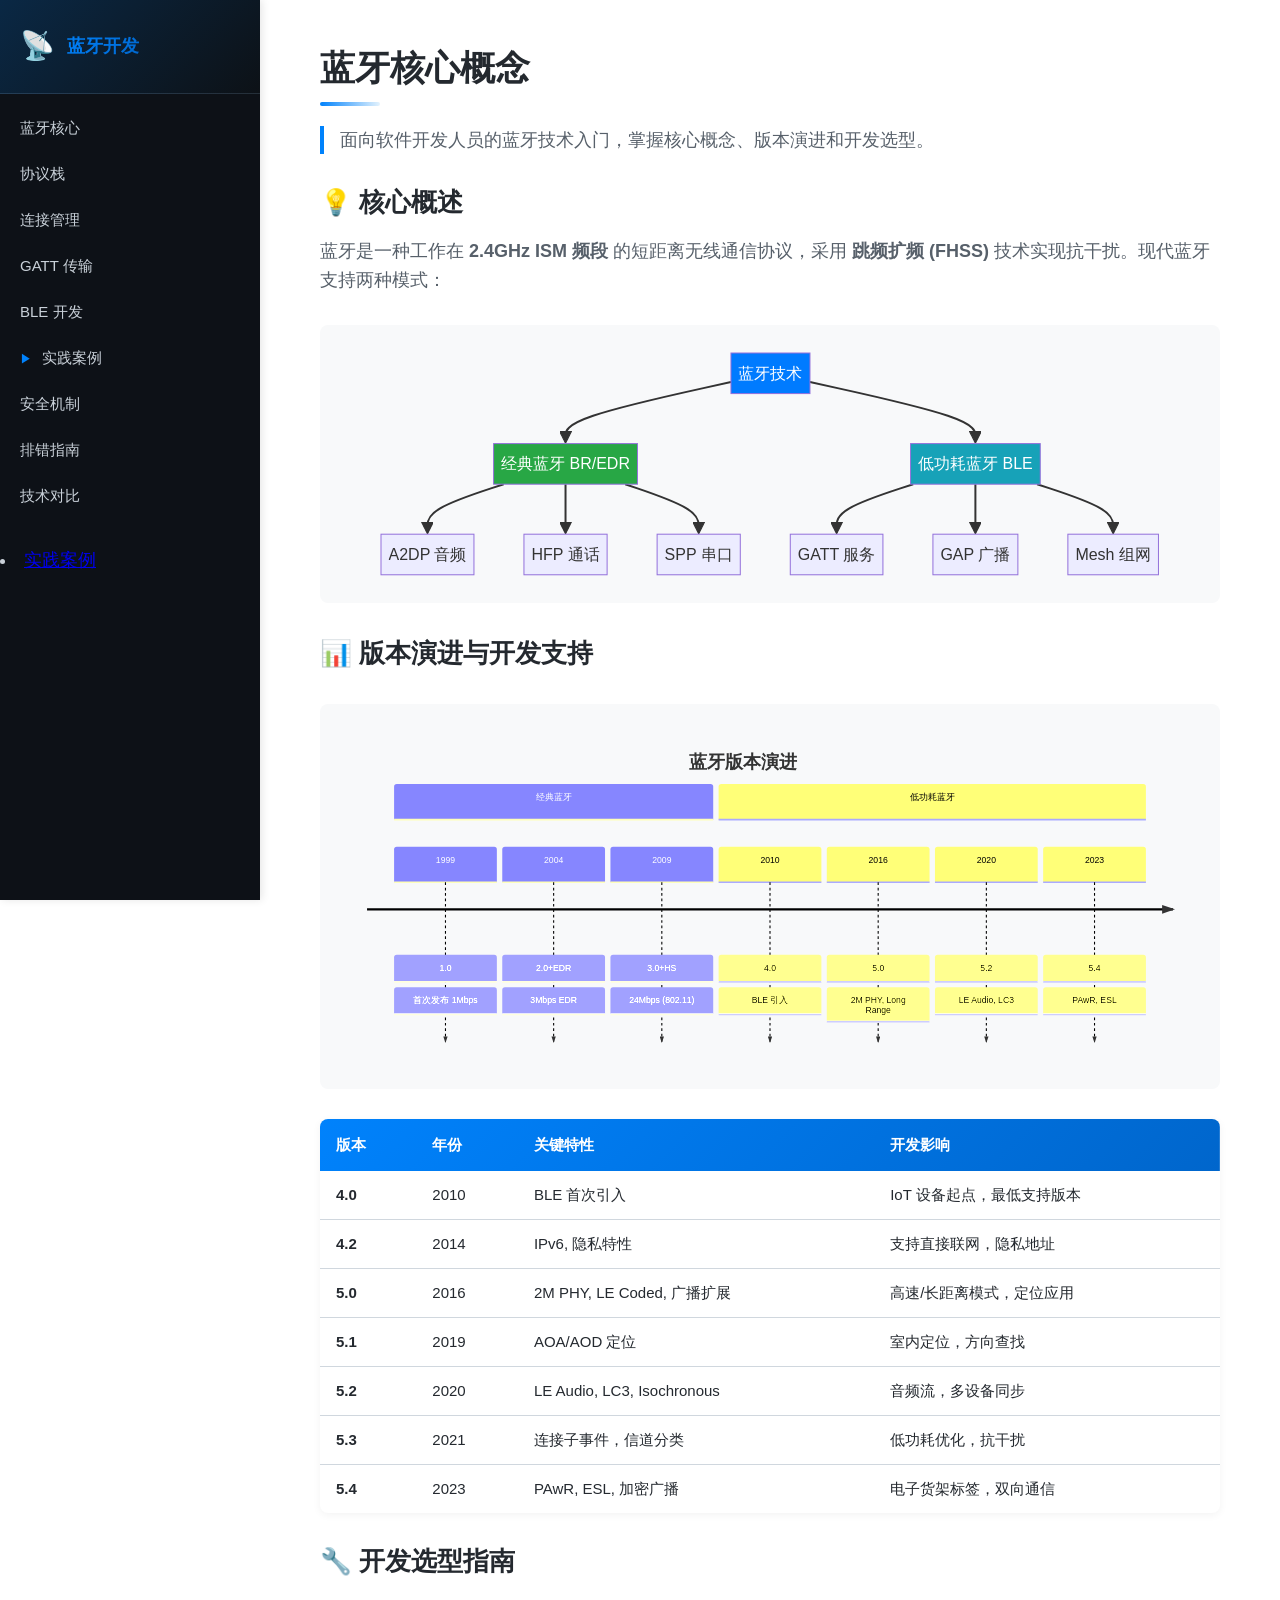
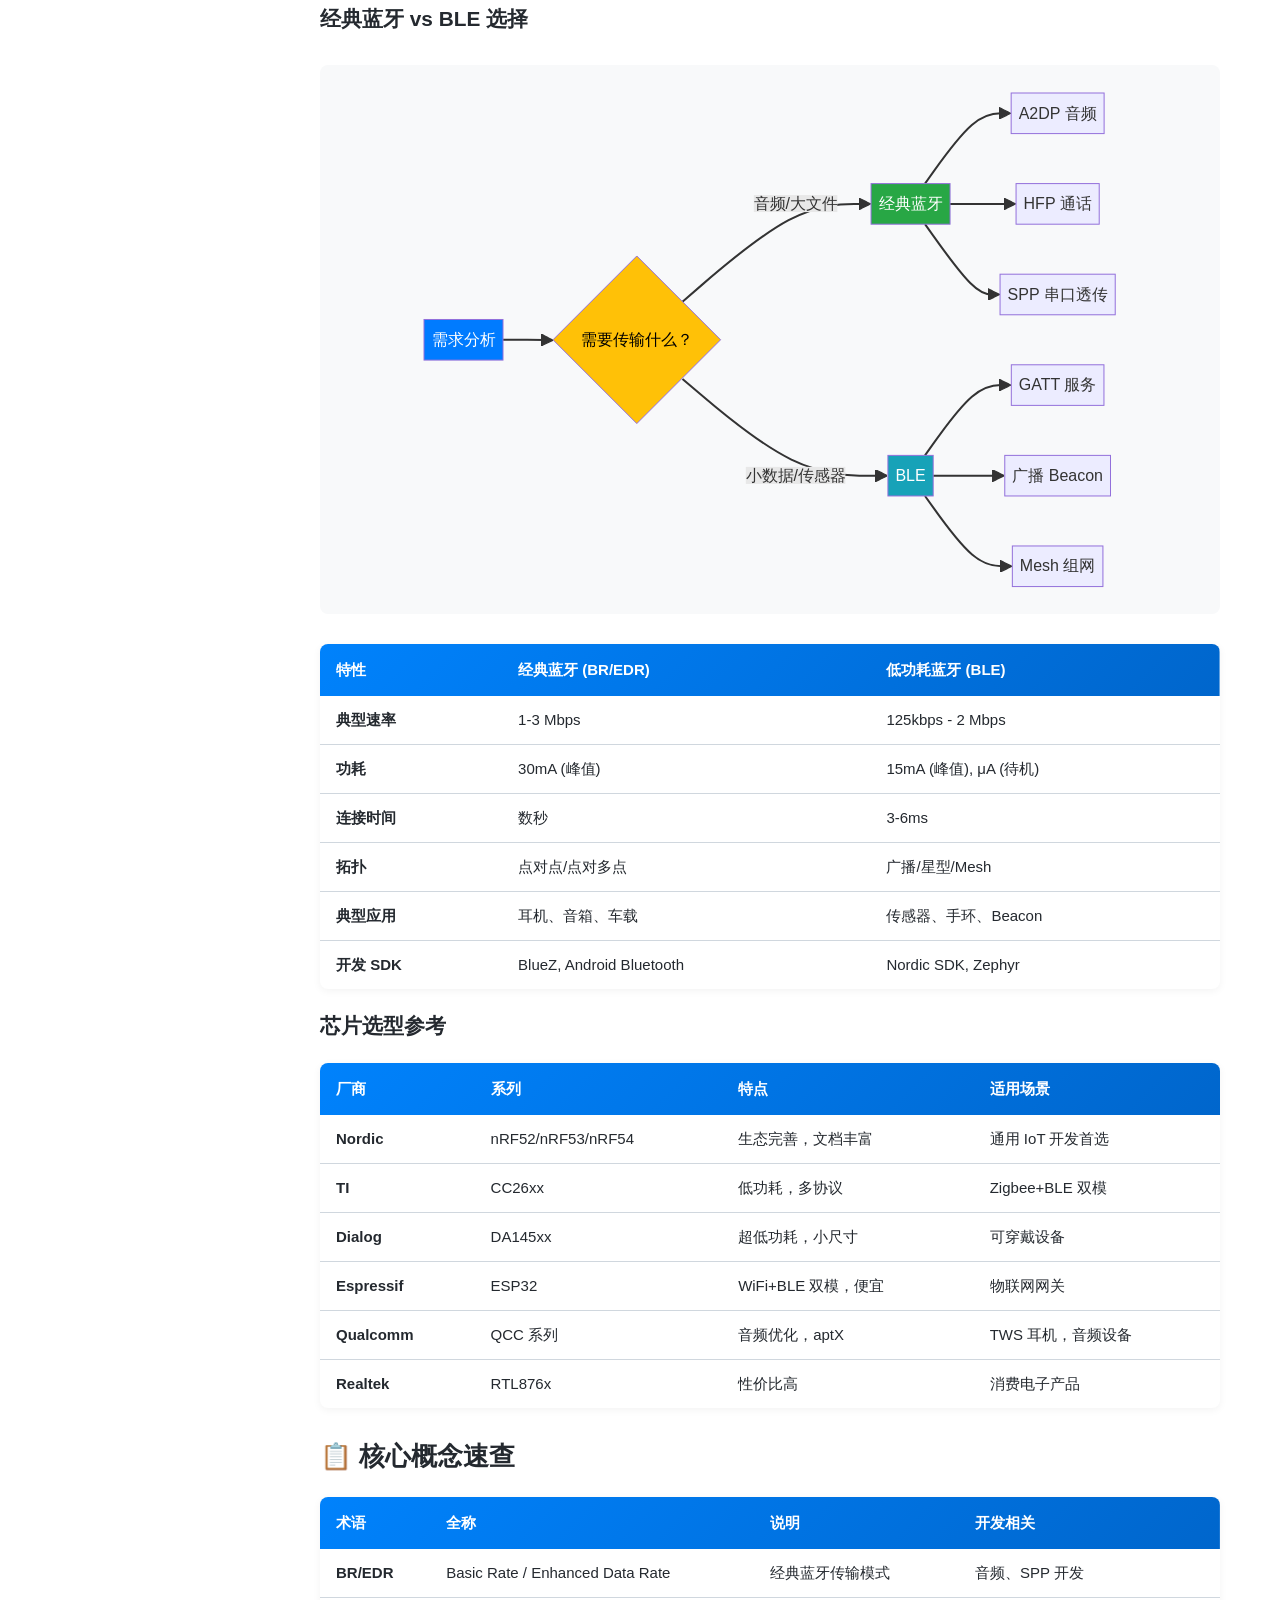
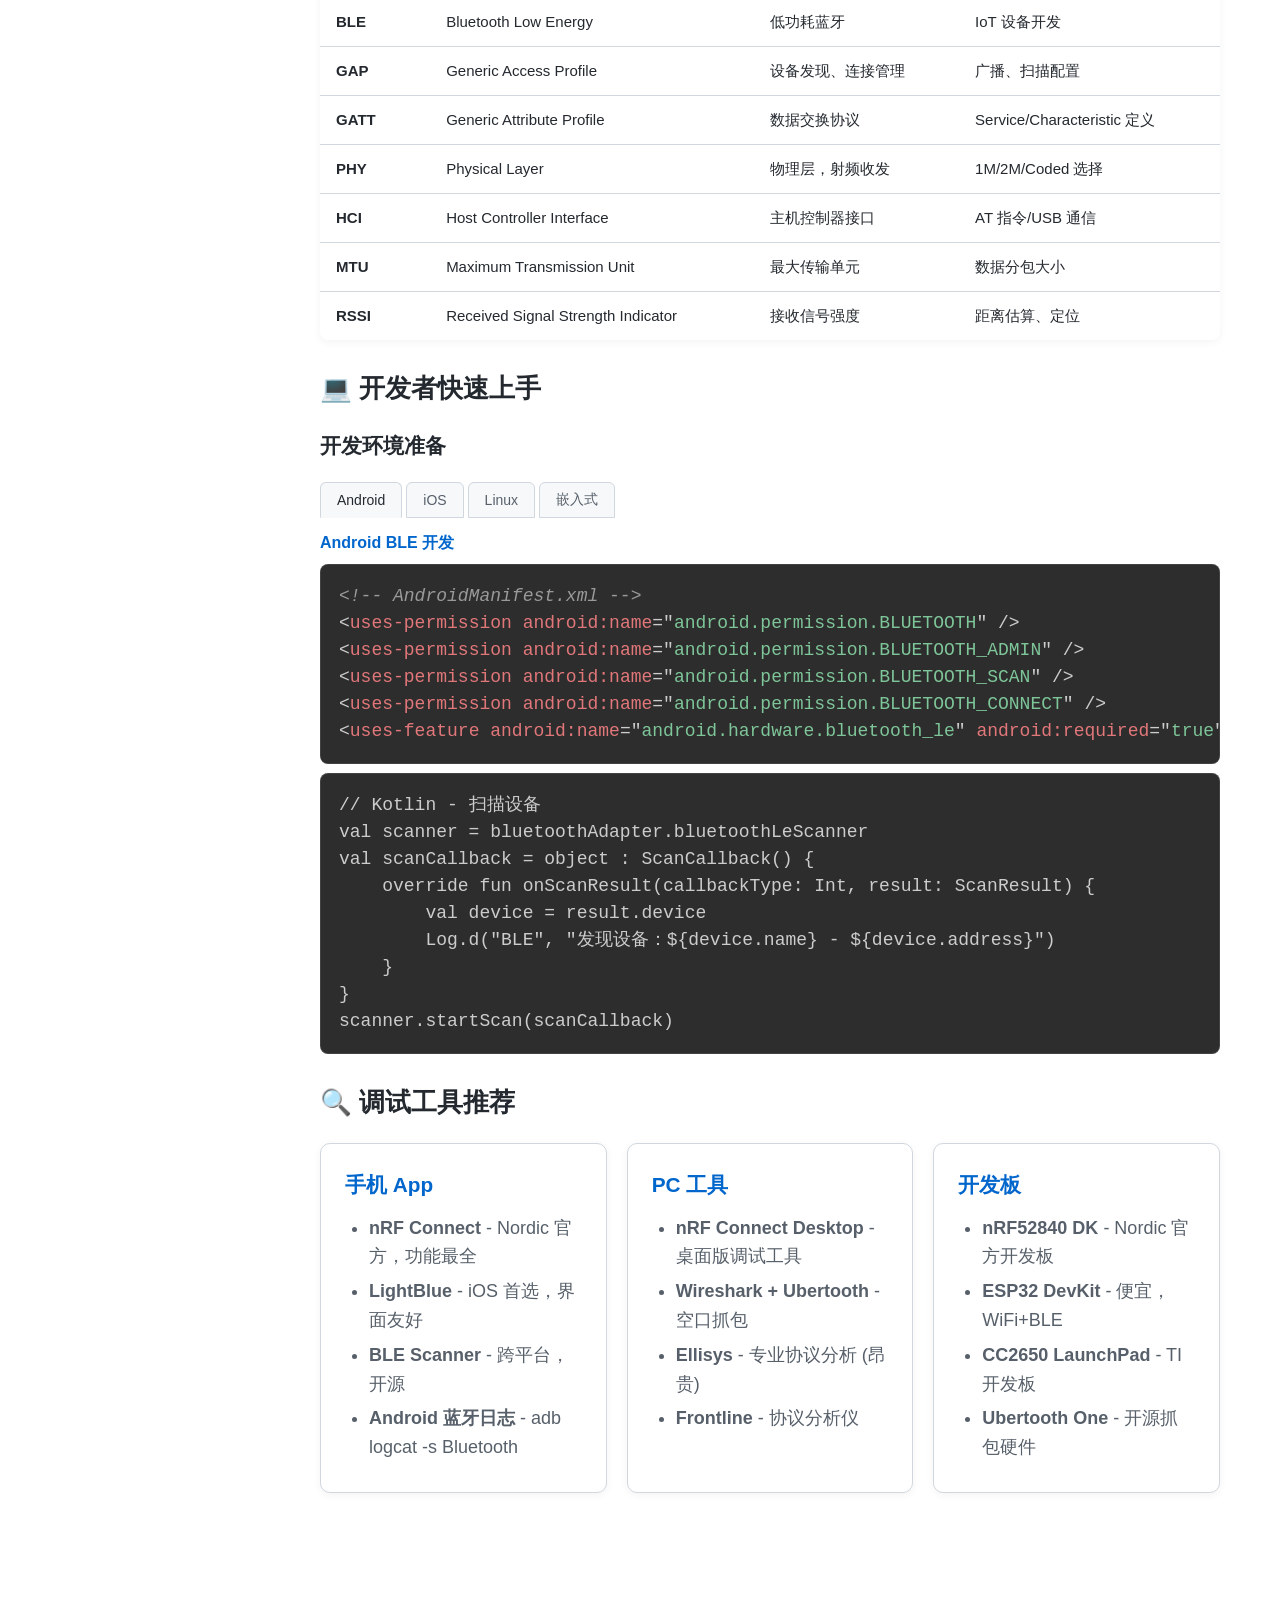
<file: chapters/intro.html>
<!DOCTYPE html>
<html lang="zh-CN">
<head>
    <meta charset="UTF-8">
    <meta name="viewport" content="width=device-width, initial-scale=1.0">
    <title>蓝牙核心概念 - 蓝牙协议开发教程</title>
    <link rel="stylesheet" href="../css/styles.css">
    <link rel="stylesheet" href="../css/libs/prism-tomorrow.min.css">
    <script src="../js/libs/mermaid.min.js"></script>
    <script src="../js/libs/prism.min.js"></script>
    <script src="../js/libs/prism-c.min.js"></script>
    <script src="../js/libs/prism-cpp.min.js"></script>
    <script src="../js/libs/prism-kotlin.min.js"></script>
    <script src="../js/libs/prism-swift.min.js"></script>
    <script src="../js/libs/prism-python.min.js"></script>
    <script src="../js/libs/prism-bash.min.js"></script>
    <script src="../js/libs/prism-xml-doc.min.js"></script>
    <link rel="icon" href="data:image/svg+xml,<svg xmlns='http://www.w3.org/2000/svg' viewBox='0 0 100 100'><text y='.9em' font-size='90'>📡</text></svg>">
</head>
<body>
    <nav class="sidebar">
        <div class="sidebar-header">
            <span class="sidebar-logo">📡</span>
            <span class="sidebar-title">蓝牙开发</span>
        </div>
        <ul class="tree-nav">
            <li><a href="intro.html" class="active">蓝牙核心</a></li>
            <li><a href="protocol-stack.html">协议栈</a></li>
            <li><a href="connection.html">连接管理</a></li>
            <li><a href="data.html">GATT 传输</a></li>
            <li><a href="ble.html">BLE 开发</a></li>
            <li>
                <details>
                    <summary>实践案例</summary>
                    <ul>
                        <li><a href="examples/index.html">案例概览</a></li>
                        <li><a href="examples/heart-rate.html">心率传感器</a></li>
                        <li><a href="examples/gps.html">GPS 追踪器</a></li>
                        <li><a href="examples/mouse.html">蓝牙鼠标</a></li>
                        <li><a href="examples/keyboard.html">蓝牙键盘</a></li>
                        <li><a href="examples/headset.html">蓝牙耳机</a></li>
                    </ul>
                </details>
            </li>
            <li><a href="security.html">安全机制</a></li>
            <li><a href="troubleshooting.html">排错指南</a></li>
            <li><a href="comparison.html">技术对比</a></li>
        </ul>
    </li>
    <li><a href="examples/index.html">实践案例</a>
        </ul>
    </nav>

    <main class="main">
        <section class="section">
            <h2>蓝牙核心概念</h2>
            <p class="lead">面向软件开发人员的蓝牙技术入门，掌握核心概念、版本演进和开发选型。</p>

            <h3>💡 核心概述</h3>
            <p>蓝牙是一种工作在 <strong>2.4GHz ISM 频段</strong> 的短距离无线通信协议，采用 <strong>跳频扩频 (FHSS)</strong> 技术实现抗干扰。现代蓝牙支持两种模式：</p>
            
            <div class="mermaid">
flowchart TD
    BT[蓝牙技术]
    BT --> Classic[经典蓝牙 BR/EDR]
    BT --> BLE[低功耗蓝牙 BLE]
    
    Classic --> A2DP[A2DP 音频]
    Classic --> HFP[HFP 通话]
    Classic --> SPP[SPP 串口]
    
    BLE --> GATT[GATT 服务]
    BLE --> GAP[GAP 广播]
    BLE --> Mesh[Mesh 组网]
    
    style BT fill:#007bff,color:#fff
    style Classic fill:#28a745,color:#fff
    style BLE fill:#17a2b8,color:#fff
            </div>

            <h3>📊 版本演进与开发支持</h3>
            <div class="mermaid">
timeline
    title 蓝牙版本演进
    section 经典蓝牙
        1999 : 1.0 : 首次发布 1Mbps
        2004 : 2.0+EDR : 3Mbps EDR
        2009 : 3.0+HS : 24Mbps (802.11)
    section 低功耗蓝牙
        2010 : 4.0 : BLE 引入
        2016 : 5.0 : 2M PHY, Long Range
        2020 : 5.2 : LE Audio, LC3
        2023 : 5.4 : PAwR, ESL
            </div>

            <table class="table">
                <thead>
                    <tr>
                        <th>版本</th>
                        <th>年份</th>
                        <th>关键特性</th>
                        <th>开发影响</th>
                    </tr>
                </thead>
                <tbody>
                    <tr>
                        <td><strong>4.0</strong></td>
                        <td>2010</td>
                        <td>BLE 首次引入</td>
                        <td>IoT 设备起点，最低支持版本</td>
                    </tr>
                    <tr>
                        <td><strong>4.2</strong></td>
                        <td>2014</td>
                        <td>IPv6, 隐私特性</td>
                        <td>支持直接联网，隐私地址</td>
                    </tr>
                    <tr>
                        <td><strong>5.0</strong></td>
                        <td>2016</td>
                        <td>2M PHY, LE Coded, 广播扩展</td>
                        <td>高速/长距离模式，定位应用</td>
                    </tr>
                    <tr>
                        <td><strong>5.1</strong></td>
                        <td>2019</td>
                        <td>AOA/AOD 定位</td>
                        <td>室内定位，方向查找</td>
                    </tr>
                    <tr>
                        <td><strong>5.2</strong></td>
                        <td>2020</td>
                        <td>LE Audio, LC3, Isochronous</td>
                        <td>音频流，多设备同步</td>
                    </tr>
                    <tr>
                        <td><strong>5.3</strong></td>
                        <td>2021</td>
                        <td>连接子事件，信道分类</td>
                        <td>低功耗优化，抗干扰</td>
                    </tr>
                    <tr>
                        <td><strong>5.4</strong></td>
                        <td>2023</td>
                        <td>PAwR, ESL, 加密广播</td>
                        <td>电子货架标签，双向通信</td>
                    </tr>
                </tbody>
            </table>

            <h3>🔧 开发选型指南</h3>
            
            <h4>经典蓝牙 vs BLE 选择</h4>
            <div class="mermaid">
flowchart LR
    Start[需求分析] --> Q1{需要传输什么？}
    
    Q1 -->|音频/大文件 | Classic[经典蓝牙]
    Q1 -->|小数据/传感器 | BLE[BLE]
    
    Classic --> A1[A2DP 音频]
    Classic --> A2[HFP 通话]
    Classic --> A3[SPP 串口透传]
    
    BLE --> B1[GATT 服务]
    BLE --> B2[广播 Beacon]
    BLE --> B3[Mesh 组网]
    
    style Start fill:#007bff,color:#fff
    style Q1 fill:#ffc107,color:#000
    style Classic fill:#28a745,color:#fff
    style BLE fill:#17a2b8,color:#fff
            </div>

            <table class="table">
                <thead>
                    <tr>
                        <th>特性</th>
                        <th>经典蓝牙 (BR/EDR)</th>
                        <th>低功耗蓝牙 (BLE)</th>
                    </tr>
                </thead>
                <tbody>
                    <tr>
                        <td><strong>典型速率</strong></td>
                        <td>1-3 Mbps</td>
                        <td>125kbps - 2 Mbps</td>
                    </tr>
                    <tr>
                        <td><strong>功耗</strong></td>
                        <td>30mA (峰值)</td>
                        <td>15mA (峰值), μA (待机)</td>
                    </tr>
                    <tr>
                        <td><strong>连接时间</strong></td>
                        <td>数秒</td>
                        <td>3-6ms</td>
                    </tr>
                    <tr>
                        <td><strong>拓扑</strong></td>
                        <td>点对点/点对多点</td>
                        <td>广播/星型/Mesh</td>
                    </tr>
                    <tr>
                        <td><strong>典型应用</strong></td>
                        <td>耳机、音箱、车载</td>
                        <td>传感器、手环、Beacon</td>
                    </tr>
                    <tr>
                        <td><strong>开发 SDK</strong></td>
                        <td>BlueZ, Android Bluetooth</td>
                        <td>Nordic SDK, Zephyr</td>
                    </tr>
                </tbody>
            </table>

            <h4>芯片选型参考</h4>
            <table class="table">
                <thead>
                    <tr>
                        <th>厂商</th>
                        <th>系列</th>
                        <th>特点</th>
                        <th>适用场景</th>
                    </tr>
                </thead>
                <tbody>
                    <tr>
                        <td><strong>Nordic</strong></td>
                        <td>nRF52/nRF53/nRF54</td>
                        <td>生态完善，文档丰富</td>
                        <td>通用 IoT 开发首选</td>
                    </tr>
                    <tr>
                        <td><strong>TI</strong></td>
                        <td>CC26xx</td>
                        <td>低功耗，多协议</td>
                        <td> Zigbee+BLE 双模</td>
                    </tr>
                    <tr>
                        <td><strong>Dialog</strong></td>
                        <td>DA145xx</td>
                        <td>超低功耗，小尺寸</td>
                        <td>可穿戴设备</td>
                    </tr>
                    <tr>
                        <td><strong>Espressif</strong></td>
                        <td>ESP32</td>
                        <td>WiFi+BLE 双模，便宜</td>
                        <td>物联网网关</td>
                    </tr>
                    <tr>
                        <td><strong>Qualcomm</strong></td>
                        <td>QCC 系列</td>
                        <td>音频优化，aptX</td>
                        <td>TWS 耳机，音频设备</td>
                    </tr>
                    <tr>
                        <td><strong>Realtek</strong></td>
                        <td>RTL876x</td>
                        <td>性价比高</td>
                        <td>消费电子产品</td>
                    </tr>
                </tbody>
            </table>

            <h3>📋 核心概念速查</h3>
            <table class="table">
                <thead>
                    <tr>
                        <th>术语</th>
                        <th>全称</th>
                        <th>说明</th>
                        <th>开发相关</th>
                    </tr>
                </thead>
                <tbody>
                    <tr>
                        <td><strong>BR/EDR</strong></td>
                        <td>Basic Rate / Enhanced Data Rate</td>
                        <td>经典蓝牙传输模式</td>
                        <td>音频、SPP 开发</td>
                    </tr>
                    <tr>
                        <td><strong>BLE</strong></td>
                        <td>Bluetooth Low Energy</td>
                        <td>低功耗蓝牙</td>
                        <td>IoT 设备开发</td>
                    </tr>
                    <tr>
                        <td><strong>GAP</strong></td>
                        <td>Generic Access Profile</td>
                        <td>设备发现、连接管理</td>
                        <td>广播、扫描配置</td>
                    </tr>
                    <tr>
                        <td><strong>GATT</strong></td>
                        <td>Generic Attribute Profile</td>
                        <td>数据交换协议</td>
                        <td>Service/Characteristic 定义</td>
                    </tr>
                    <tr>
                        <td><strong>PHY</strong></td>
                        <td>Physical Layer</td>
                        <td>物理层，射频收发</td>
                        <td>1M/2M/Coded 选择</td>
                    </tr>
                    <tr>
                        <td><strong>HCI</strong></td>
                        <td>Host Controller Interface</td>
                        <td>主机控制器接口</td>
                        <td>AT 指令/USB 通信</td>
                    </tr>
                    <tr>
                        <td><strong>MTU</strong></td>
                        <td>Maximum Transmission Unit</td>
                        <td>最大传输单元</td>
                        <td>数据分包大小</td>
                    </tr>
                    <tr>
                        <td><strong>RSSI</strong></td>
                        <td>Received Signal Strength Indicator</td>
                        <td>接收信号强度</td>
                        <td>距离估算、定位</td>
                    </tr>
                </tbody>
            </table>

            <h3>💻 开发者快速上手</h3>
            
            <h4>开发环境准备</h4>
            <div class="tab-container">
                <div class="tab-buttons">
                    <button class="tab-btn active" data-tab="android">Android</button>
                    <button class="tab-btn" data-tab="ios">iOS</button>
                    <button class="tab-btn" data-tab="linux">Linux</button>
                    <button class="tab-btn" data-tab="embedded">嵌入式</button>
                </div>

                <div class="tab-content active" id="android">
                    <h5>Android BLE 开发</h5>
                    <pre><code class="language-xml">&lt;!-- AndroidManifest.xml --&gt;
&lt;uses-permission android:name="android.permission.BLUETOOTH" /&gt;
&lt;uses-permission android:name="android.permission.BLUETOOTH_ADMIN" /&gt;
&lt;uses-permission android:name="android.permission.BLUETOOTH_SCAN" /&gt;
&lt;uses-permission android:name="android.permission.BLUETOOTH_CONNECT" /&gt;
&lt;uses-feature android:name="android.hardware.bluetooth_le" android:required="true" /&gt;</code></pre>
                    <pre><code class="language-kotlin">// Kotlin - 扫描设备
val scanner = bluetoothAdapter.bluetoothLeScanner
val scanCallback = object : ScanCallback() {
    override fun onScanResult(callbackType: Int, result: ScanResult) {
        val device = result.device
        Log.d("BLE", "发现设备：${device.name} - ${device.address}")
    }
}
scanner.startScan(scanCallback)</code></pre>
                </div>

                <div class="tab-content" id="ios">
                    <h5>iOS CoreBluetooth 开发</h5>
                    <pre><code class="language-swift">// Info.plist
&lt;key&gt;NSBluetoothAlwaysUsageDescription&lt;/key&gt;
&lt;string&gt;需要使用蓝牙连接设备&lt;/string&gt;
&lt;key&gt;NSBluetoothPeripheralUsageDescription&lt;/key&gt;
&lt;string&gt;需要连接蓝牙外设&lt;/string&gt;</code></pre>
                    <pre><code class="language-swift">// Swift - 扫描设备
import CoreBluetooth

class BLEManager: NSObject, CBCentralManagerDelegate {
    var centralManager: CBCentralManager!
    
    func scan() {
        centralManager = CBCentralManager(delegate: self, queue: nil)
    }
    
    func centralManagerDidUpdateState(_ central: CBCentralManager) {
        if central.state == .poweredOn {
            centralManager.scanForPeripherals(withServices: nil)
        }
    }
}</code></pre>
                </div>

                <div class="tab-content" id="linux">
                    <h5>Linux BlueZ 开发</h5>
                    <pre><code class="language-bash"># 安装 BlueZ
sudo apt-get install bluez bluez-tools

# 蓝牙控制命令
bluetoothctl  # 进入交互模式
scan on       # 扫描设备
pair XX:XX:XX:XX:XX:XX  # 配对
connect XX:XX:XX:XX:XX:XX  # 连接</code></pre>
                    <pre><code class="language-python"># Python - bleak 库
import asyncio
from bleak import BleakScanner

async def scan():
    devices = await BleakScanner.discover()
    for d in devices:
        print(f"{d.name}: {d.address}")

asyncio.run(scan())</code></pre>
                </div>

                <div class="tab-content" id="embedded">
                    <h5>嵌入式 Nordic nRF52 开发</h5>
                    <pre><code class="language-c">// main.c - BLE 初始化
#include "nrf_ble_gatt.h"
#include "nrf_ble_qwr.h"

void ble_stack_init(void) {
    ret_code_t err_code;
    
    // 启用 SoftDevice
    nrf_clock_lf_cfg_t clock_cfg = NRF_CLOCK_LFCLK_RC;
    SOFTDEVICE_HANDLER_INIT(&clock_cfg, NULL);
    
    // 启用 BLE
    ble_enable_params_t ble_enable_params;
    ble_cfg_t ble_cfg;
    
    // 配置 GAP
    ble_cfg.conn_cfg.conn_cfg_tag = 1;
    ble_cfg.conn_cfg.params.gap_conn_cfg.min_conn_interval = 7.5;
    ble_cfg.conn_cfg.params.gap_conn_cfg.max_conn_interval = 15;
    
    sd_ble_cfg_set(BLE_CONN_CFG_GAP, &ble_cfg, RAM_START);
    sd_ble_enable(&ram_start);
}</code></pre>
                </div>
            </div>

            <h3>🔍 调试工具推荐</h3>
            <div class="grid">
                <div class="card">
                    <h3>手机 App</h3>
                    <ul>
                        <li><strong>nRF Connect</strong> -  Nordic 官方，功能最全</li>
                        <li><strong>LightBlue</strong> - iOS 首选，界面友好</li>
                        <li><strong>BLE Scanner</strong> - 跨平台，开源</li>
                        <li><strong>Android 蓝牙日志</strong> - adb logcat -s Bluetooth</li>
                    </ul>
                </div>
                <div class="card">
                    <h3>PC 工具</h3>
                    <ul>
                        <li><strong>nRF Connect Desktop</strong> - 桌面版调试工具</li>
                        <li><strong>Wireshark + Ubertooth</strong> - 空口抓包</li>
                        <li><strong>Ellisys</strong> - 专业协议分析 (昂贵)</li>
                        <li><strong>Frontline</strong> - 协议分析仪</li>
                    </ul>
                </div>
                <div class="card">
                    <h3>开发板</h3>
                    <ul>
                        <li><strong>nRF52840 DK</strong> - Nordic 官方开发板</li>
                        <li><strong>ESP32 DevKit</strong> - 便宜，WiFi+BLE</li>
                        <li><strong>CC2650 LaunchPad</strong> - TI 开发板</li>
                        <li><strong>Ubertooth One</strong> - 开源抓包硬件</li>
                    </ul>
                </div>
            </div>
        </section>
    </main>

    <script src="../js/script.js"></script>
    <script src="../js/libs/prism.min.js"></script>
    <script>
        mermaid.initialize({ 
            startOnLoad: true,
            theme: 'default',
            sequence: {
                actorMargin: 50,
                boxMargin: 10,
                messageMargin: 40,
                showSequenceNumbers: true
            }
        });
    </script>
</body>
</html>
</file>
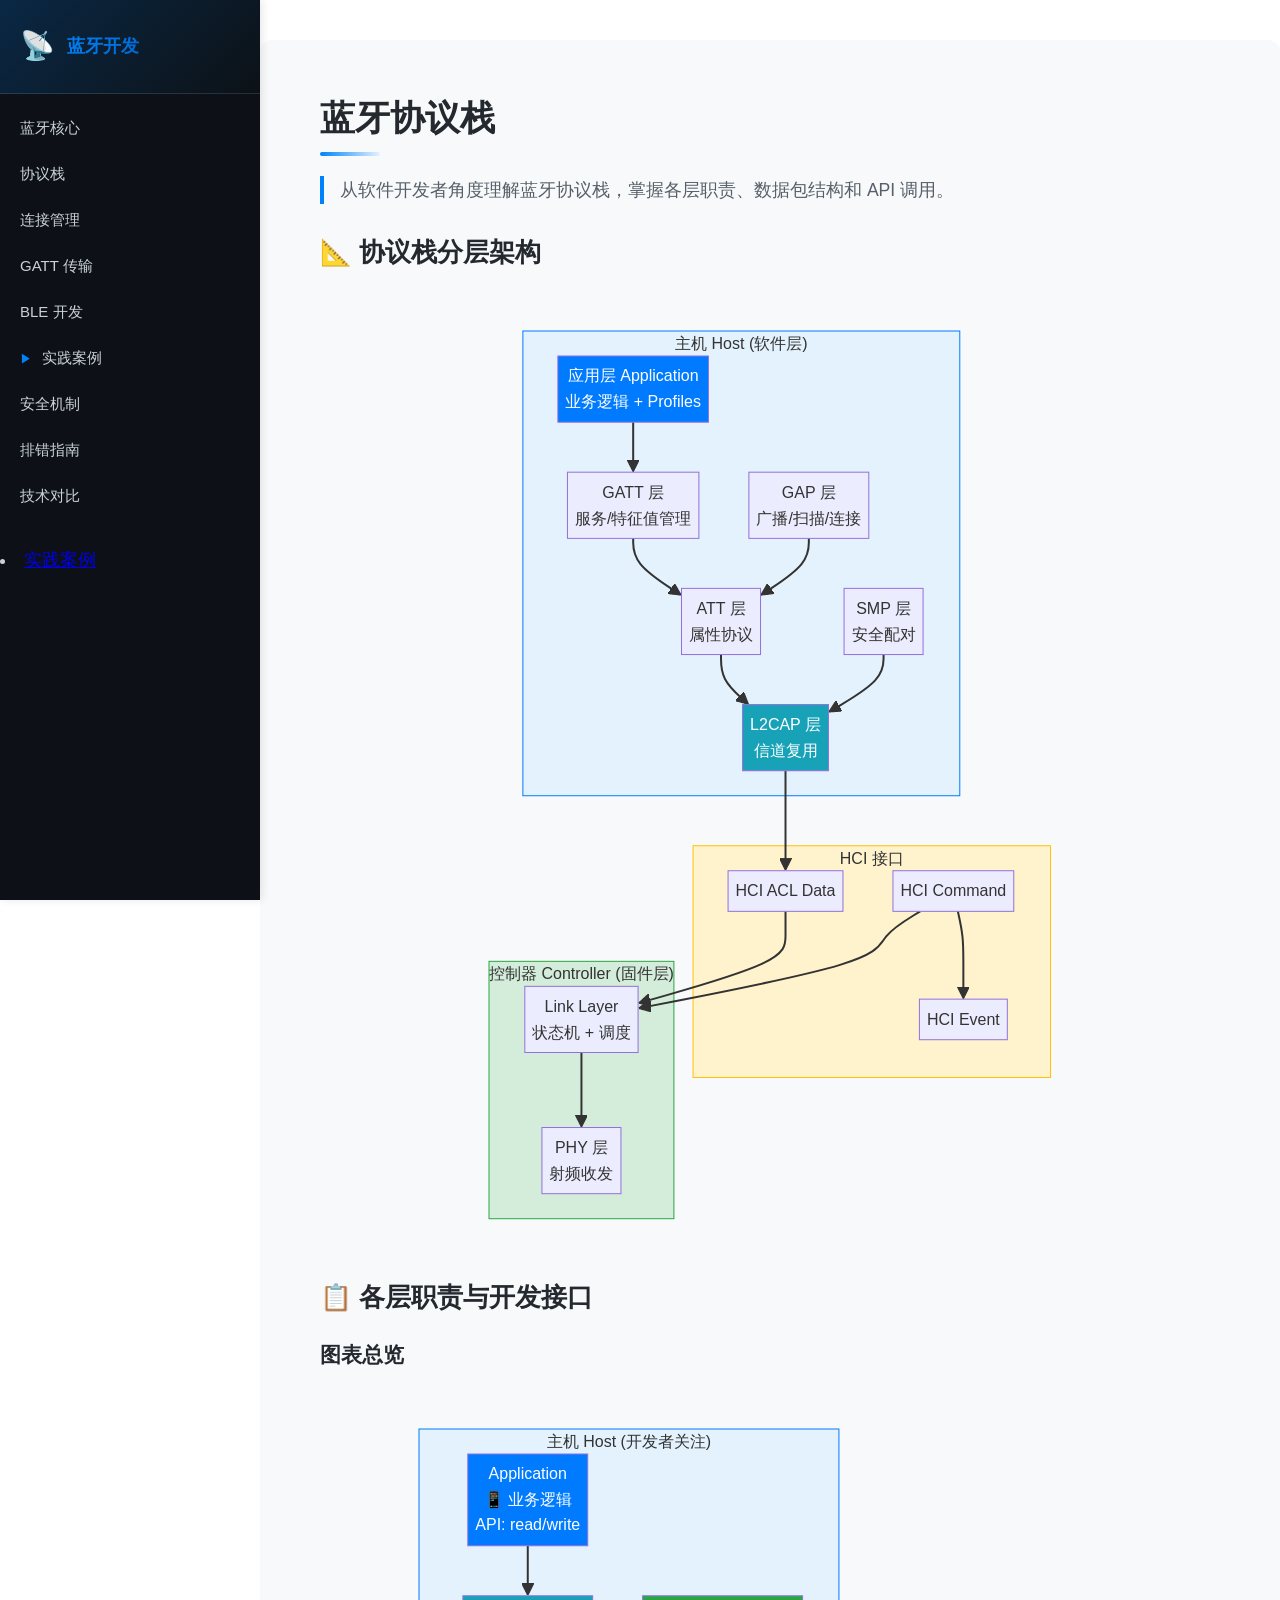
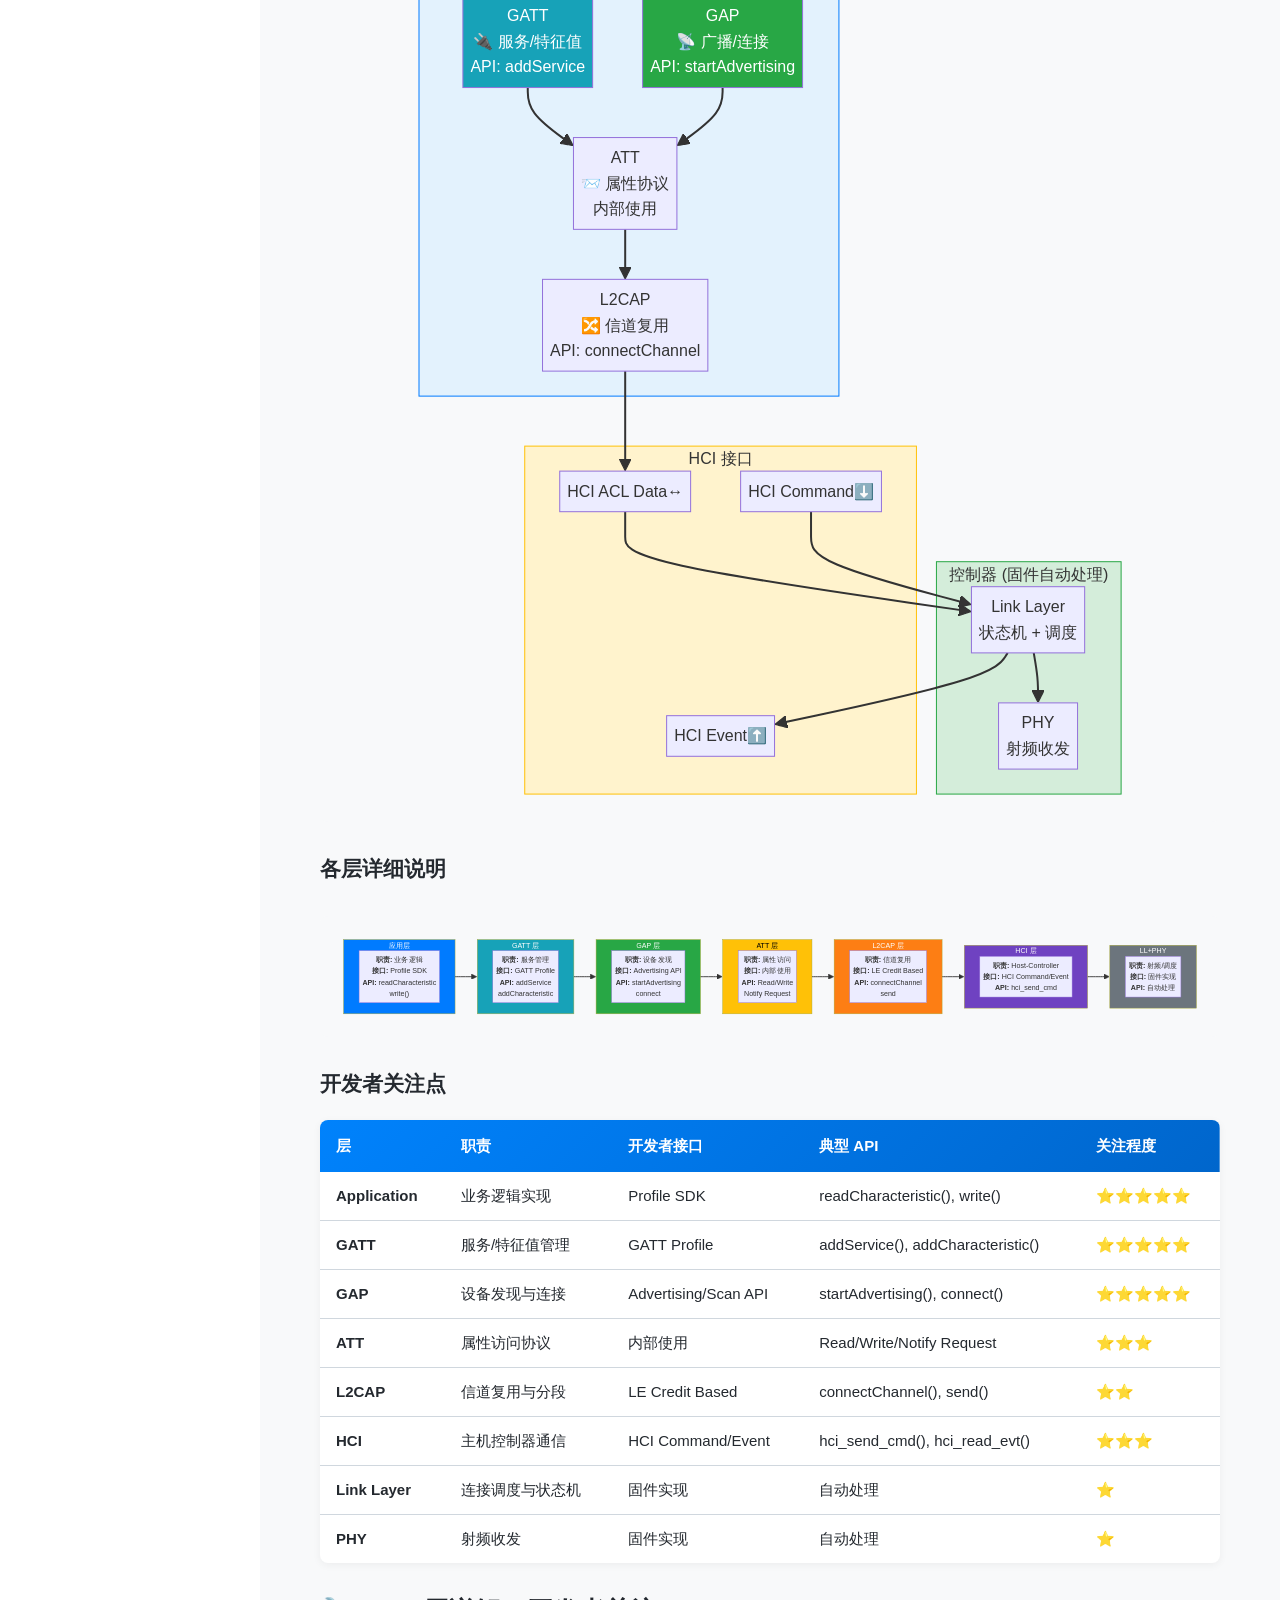
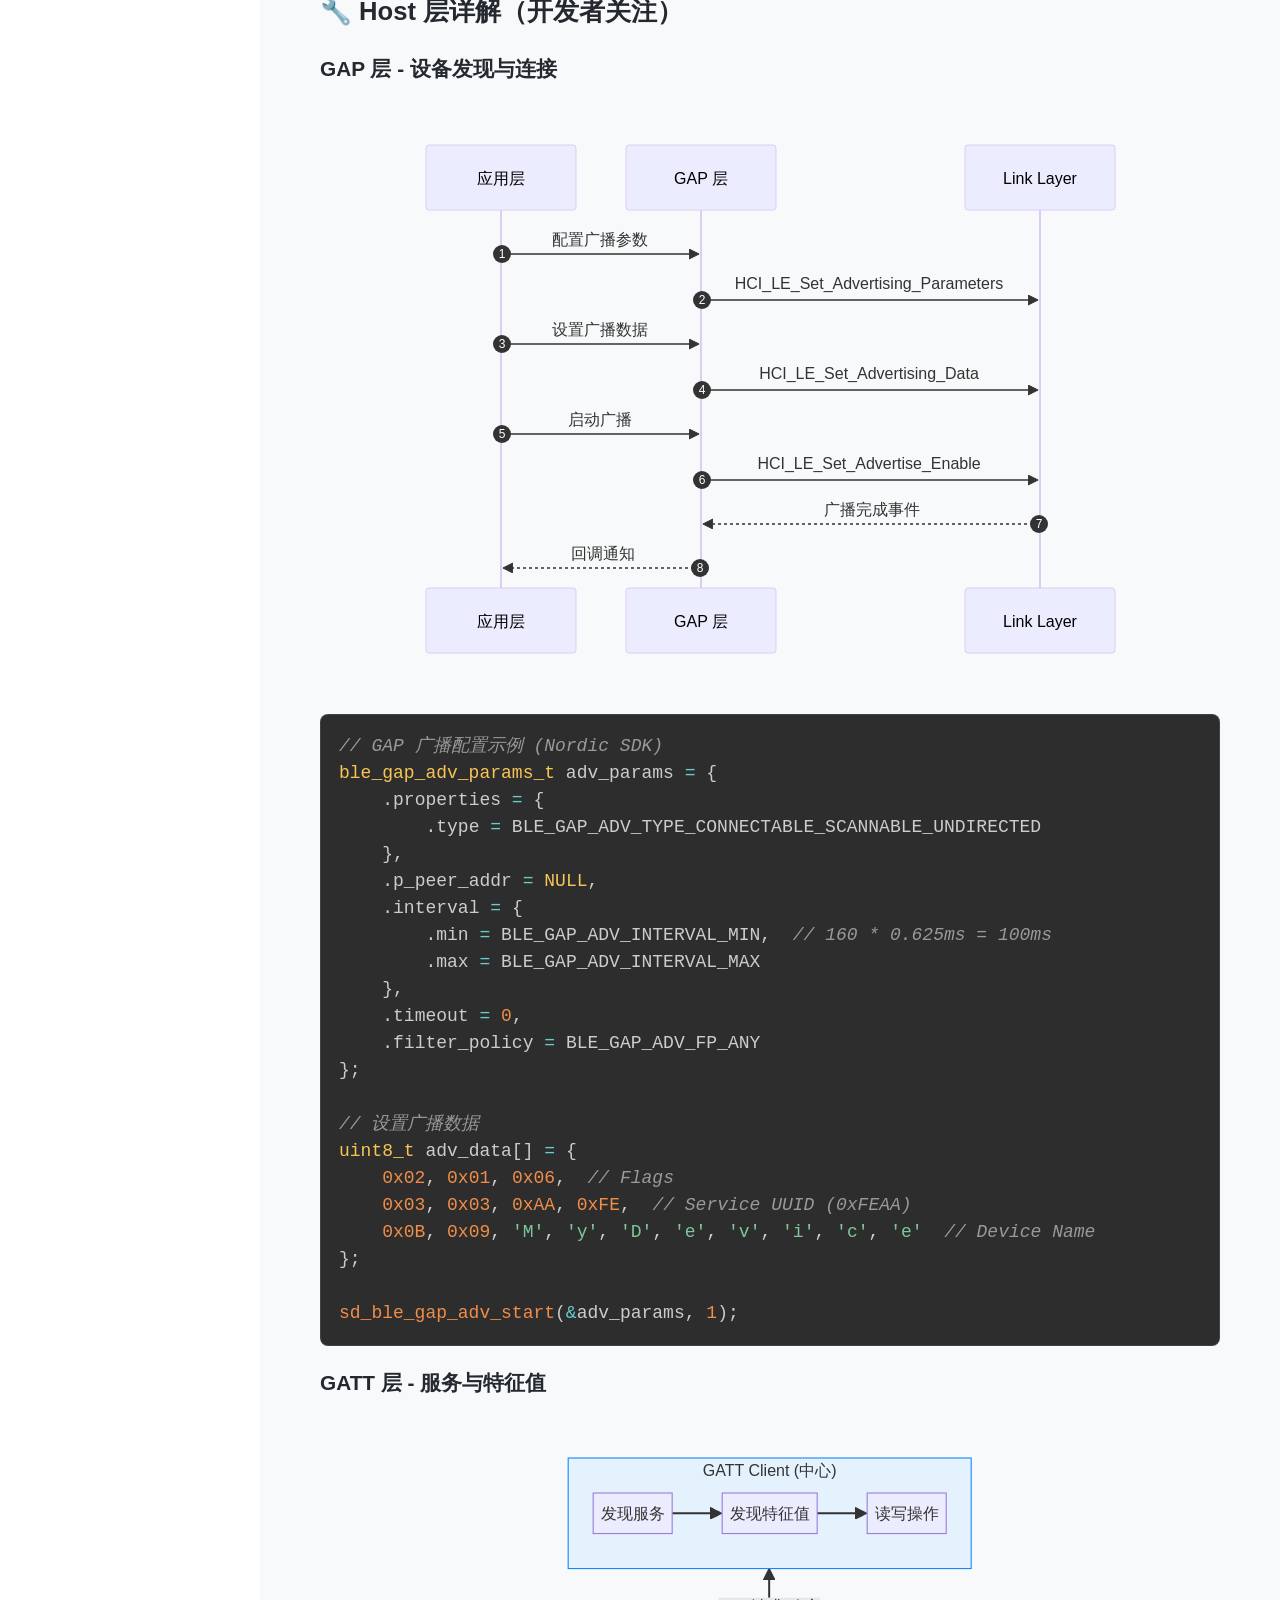
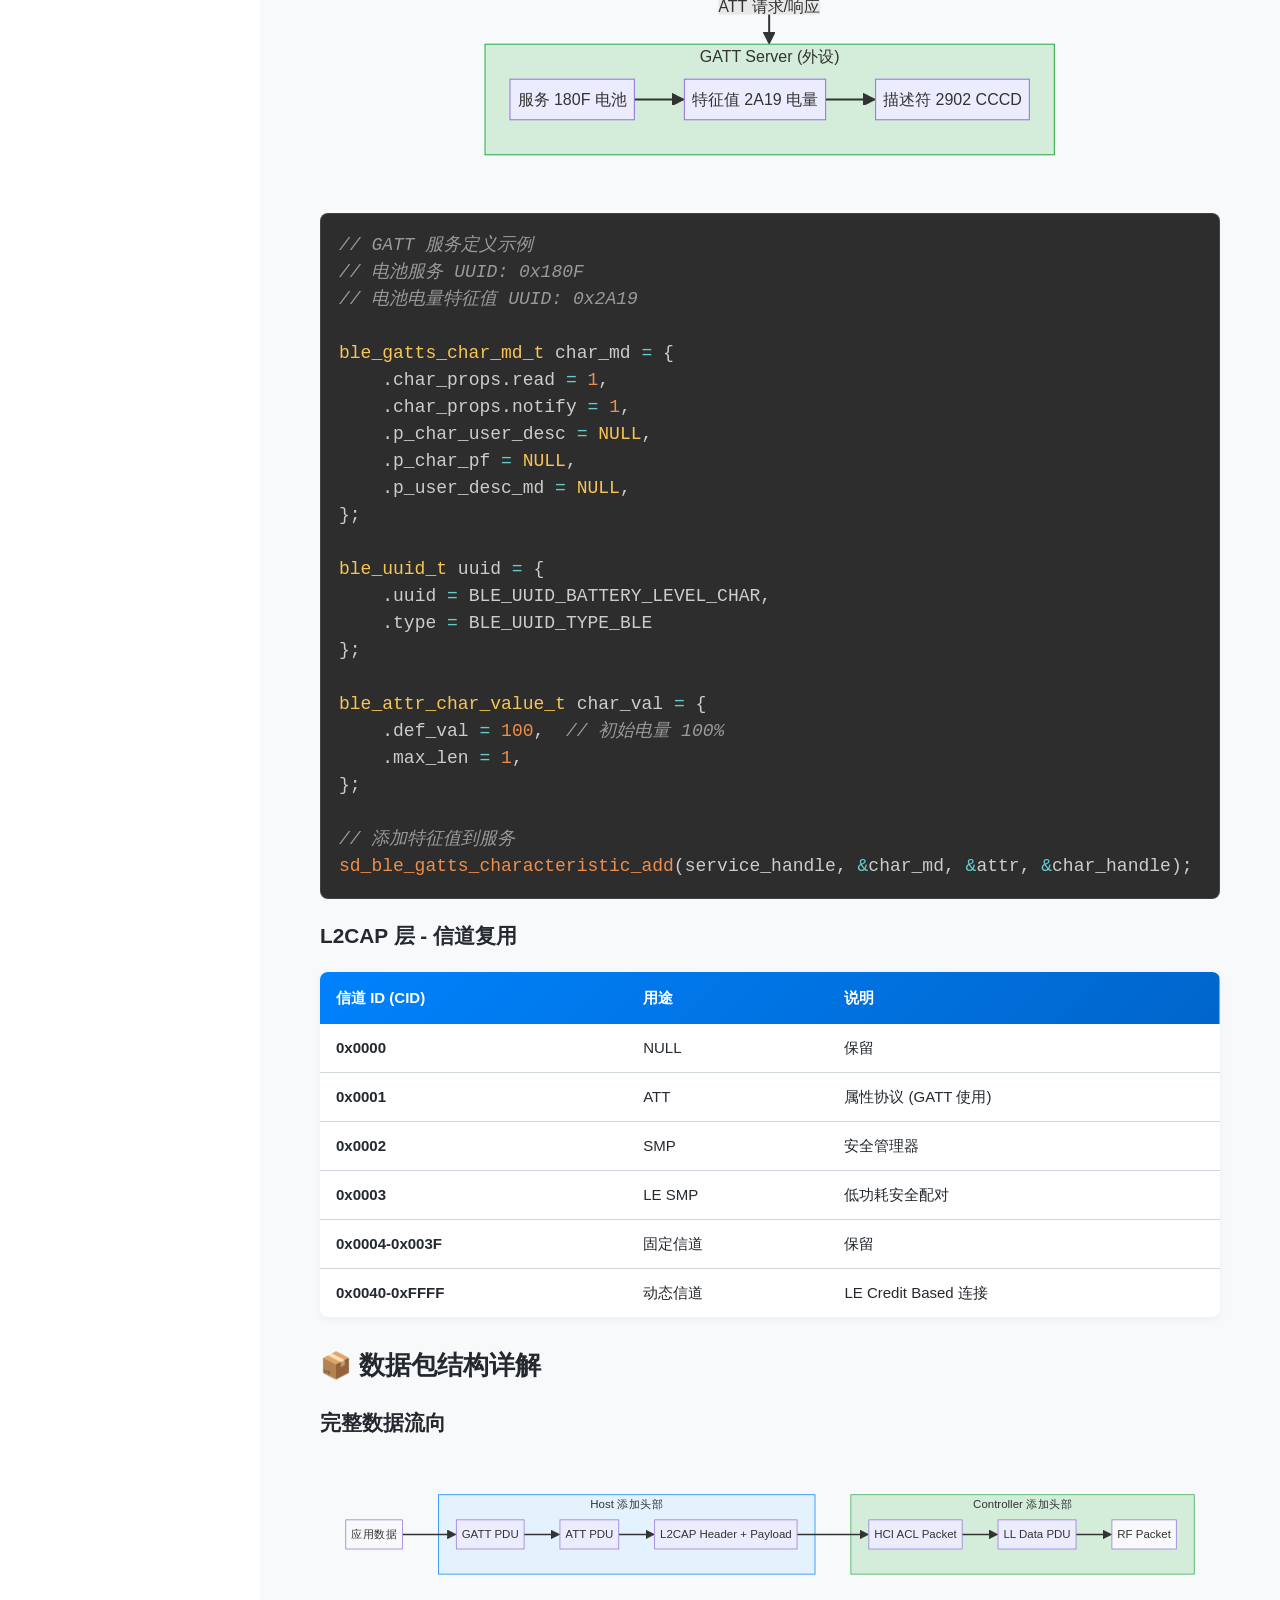
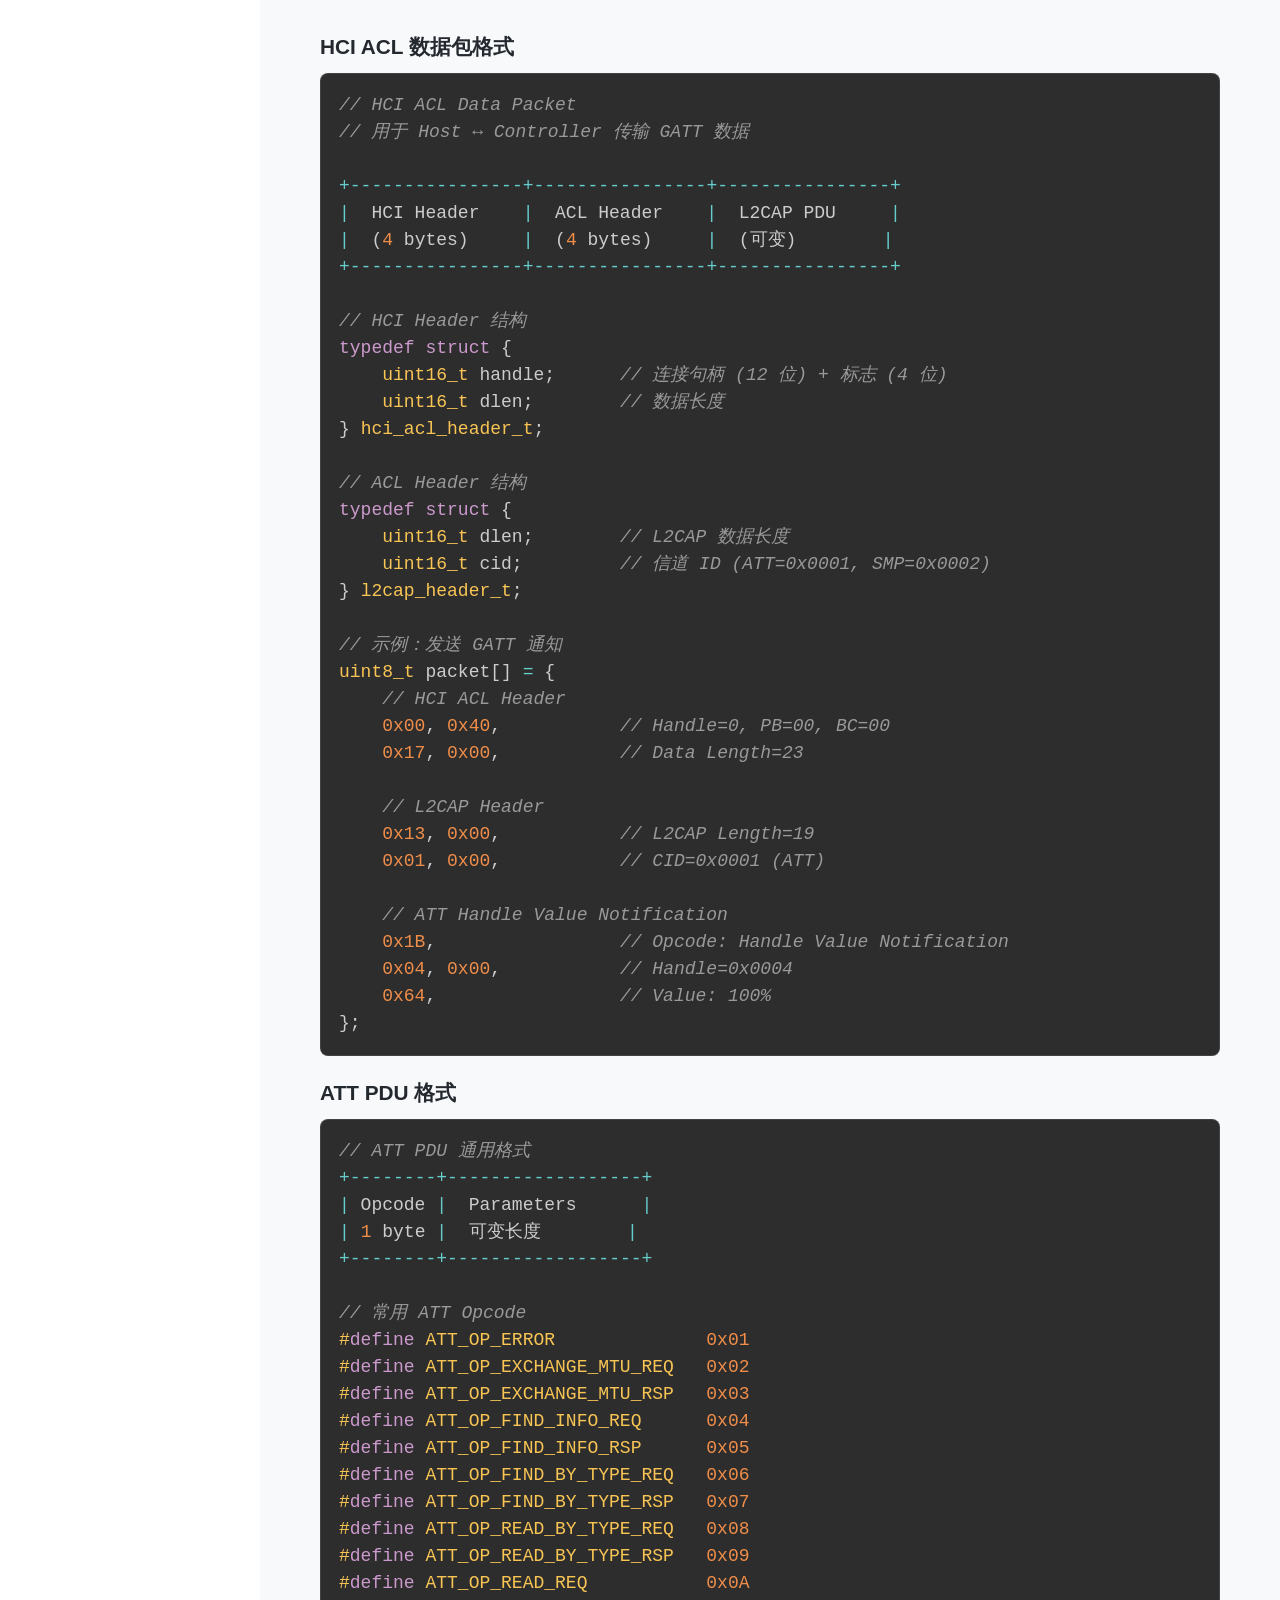
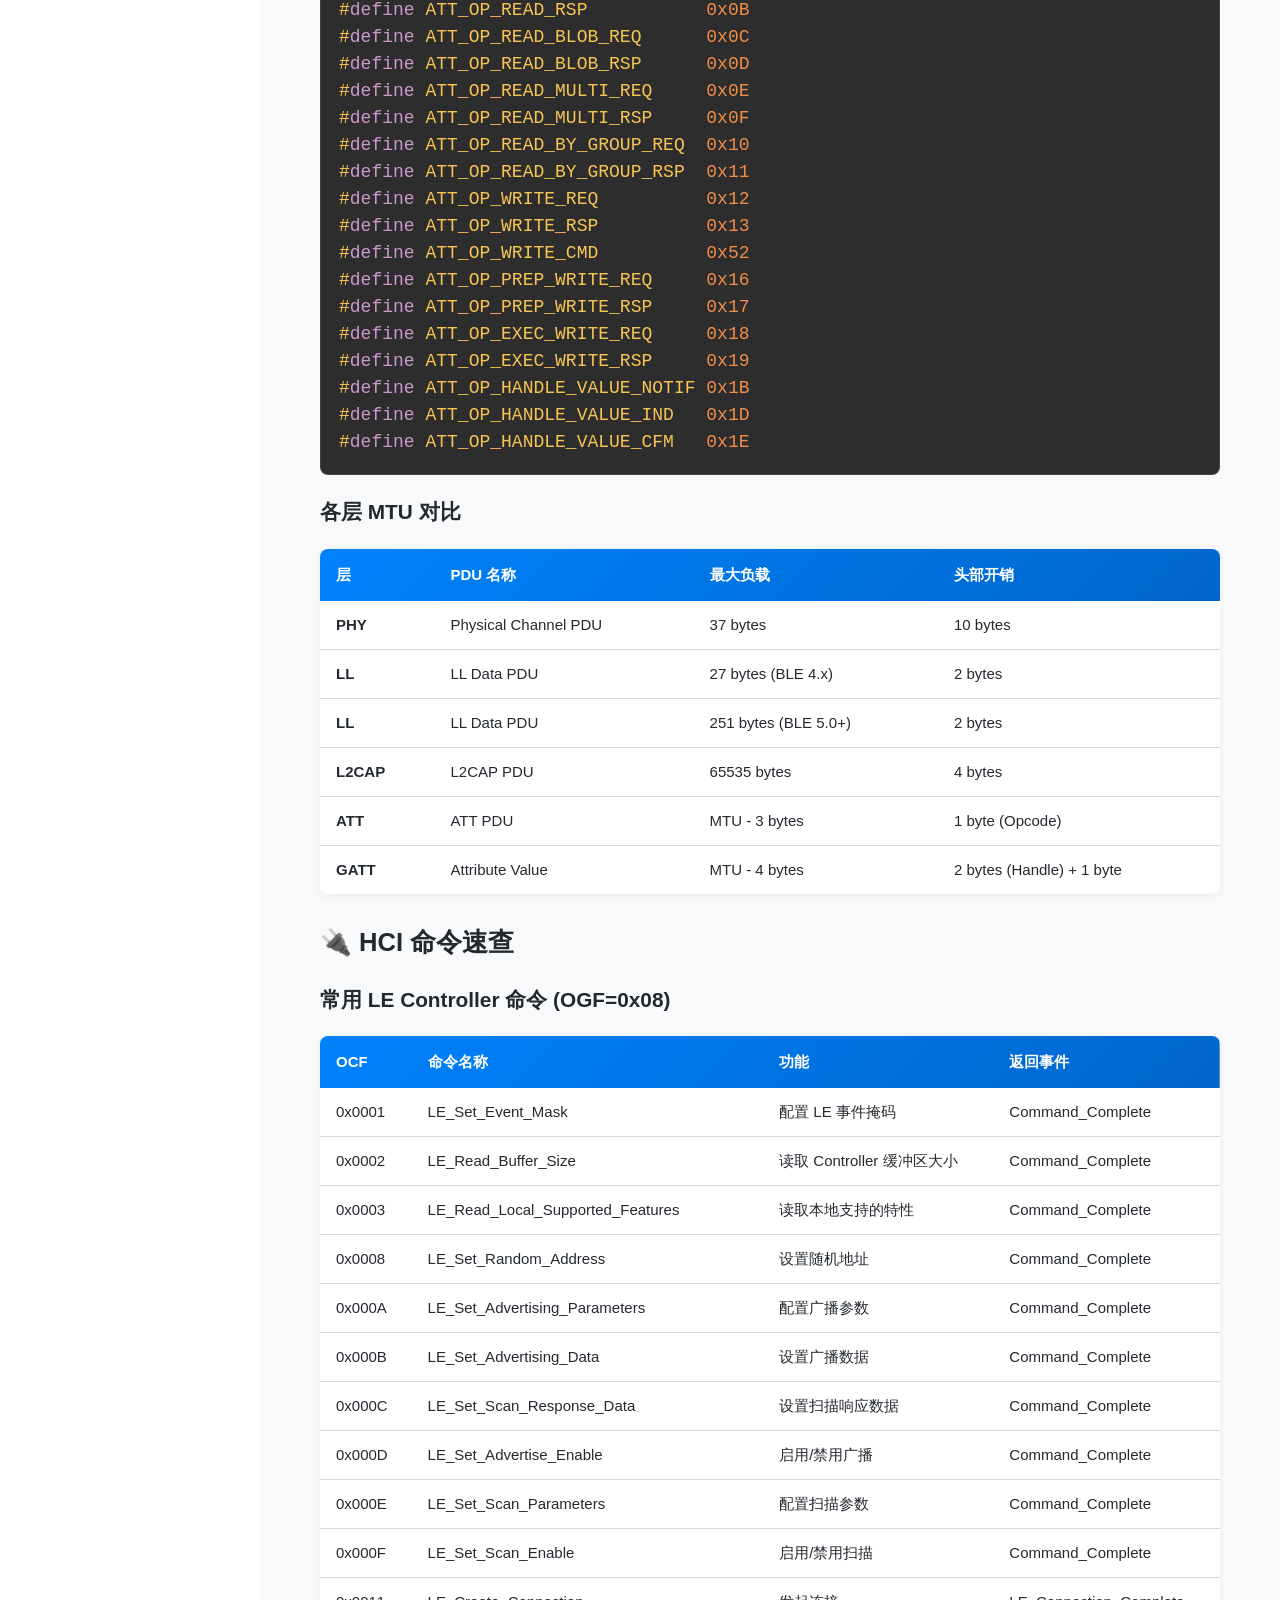
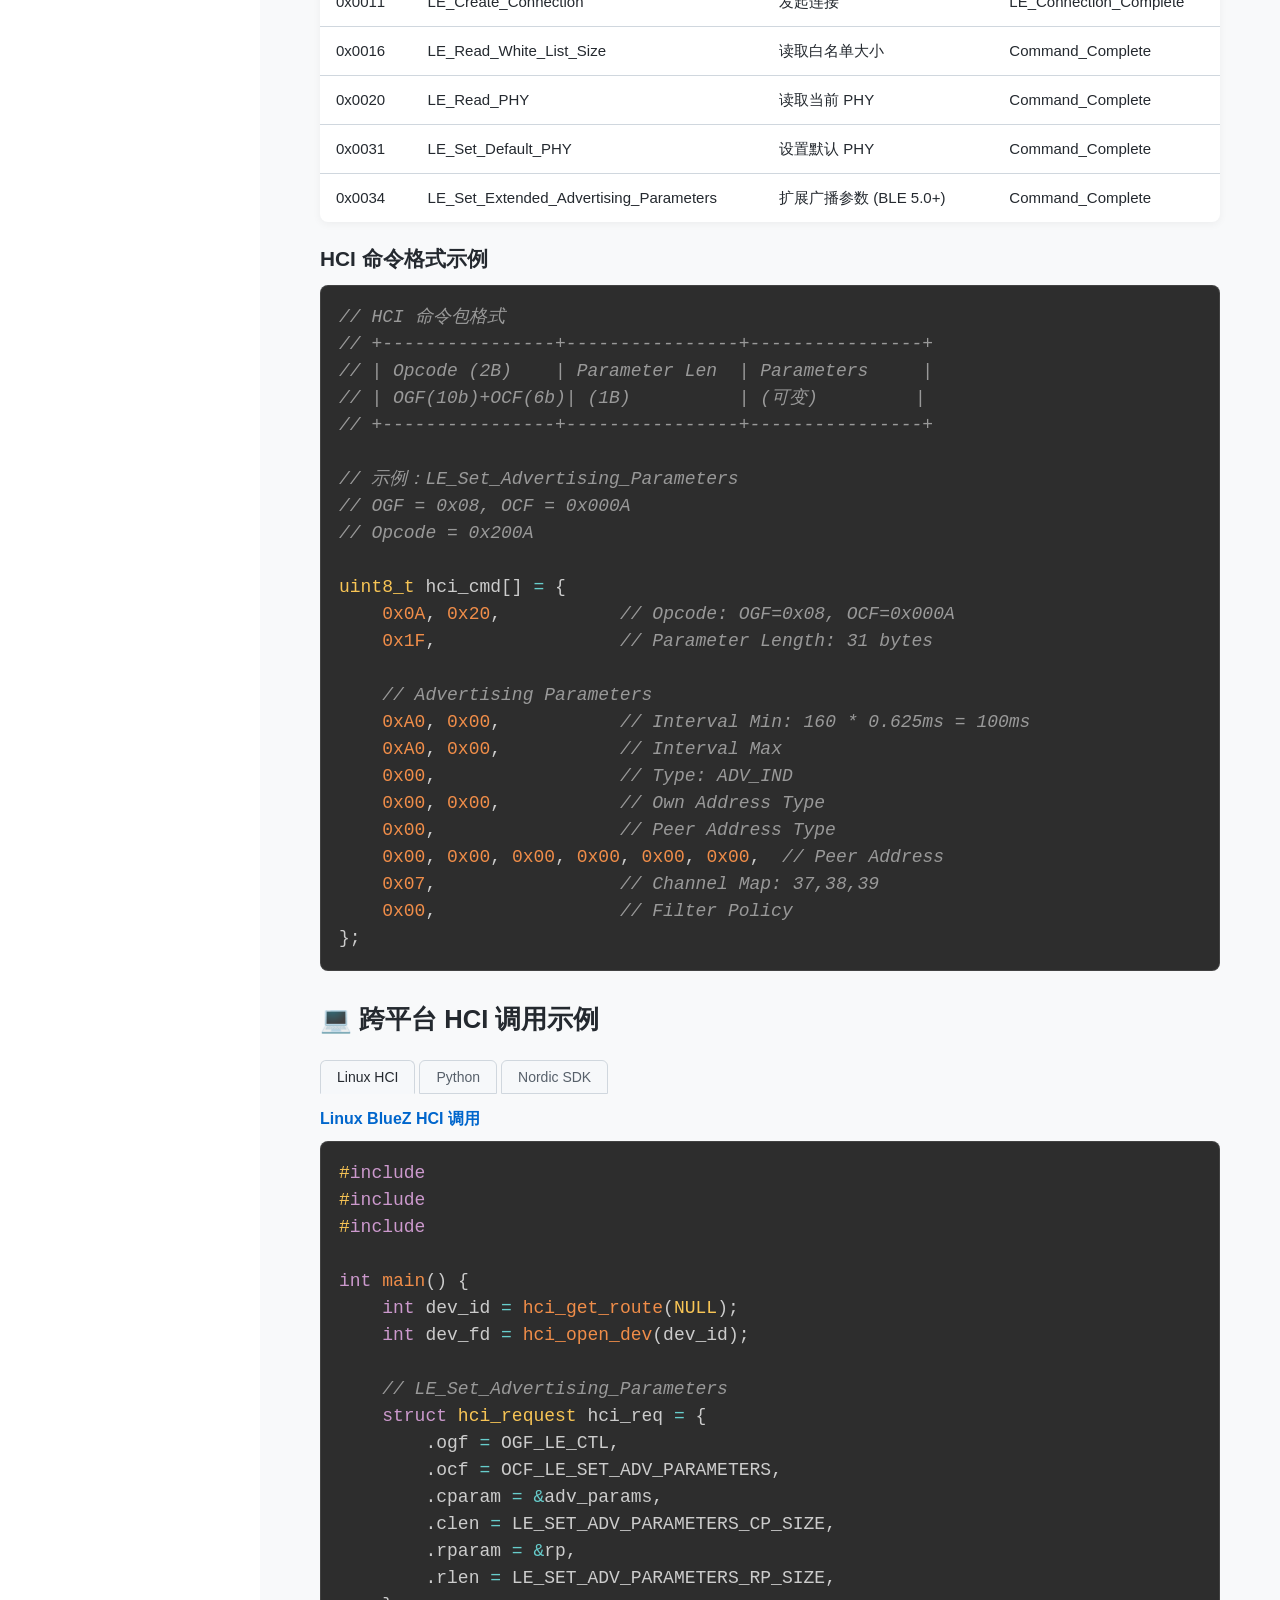
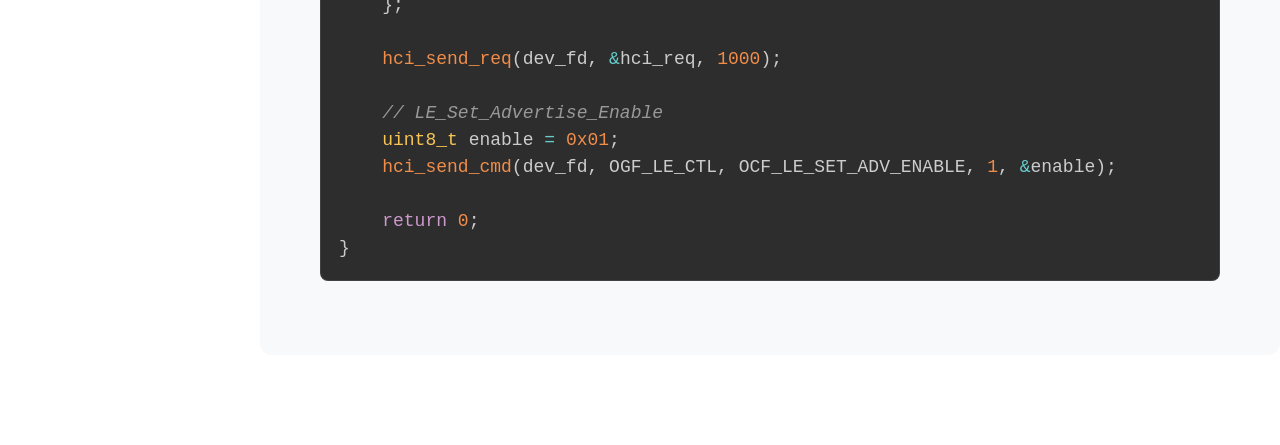
<file: chapters/protocol-stack.html>
<!DOCTYPE html>
<html lang="zh-CN">
<head>
    <meta charset="UTF-8">
    <meta name="viewport" content="width=device-width, initial-scale=1.0">
    <title>蓝牙协议栈 - 蓝牙协议开发教程</title>
    <link rel="stylesheet" href="../css/styles.css">
    <link rel="stylesheet" href="../css/libs/prism-tomorrow.min.css">
    <script src="../js/libs/mermaid.min.js"></script>
    <script src="../js/libs/prism.min.js"></script>
    <script src="../js/libs/prism-c.min.js"></script>
    <script src="../js/libs/prism-python.min.js"></script>
    <script src="../js/libs/prism-bash.min.js"></script>
    <link rel="icon" href="data:image/svg+xml,<svg xmlns='http://www.w3.org/2000/svg' viewBox='0 0 100 100'><text y='.9em' font-size='90'>📡</text></svg>">
</head>
<body>
    <nav class="sidebar">
        <div class="sidebar-header">
            <span class="sidebar-logo">📡</span>
            <span class="sidebar-title">蓝牙开发</span>
        </div>
        <ul class="tree-nav">
            <li><a href="intro.html">蓝牙核心</a></li>
            <li><a href="protocol-stack.html" class="active">协议栈</a></li>
            <li><a href="connection.html">连接管理</a></li>
            <li><a href="data.html">GATT 传输</a></li>
            <li><a href="ble.html">BLE 开发</a></li>
            <li>
                <details>
                    <summary>实践案例</summary>
                    <ul>
                        <li><a href="examples/index.html">案例概览</a></li>
                        <li><a href="examples/heart-rate.html">心率传感器</a></li>
                        <li><a href="examples/gps.html">GPS 追踪器</a></li>
                        <li><a href="examples/mouse.html">蓝牙鼠标</a></li>
                        <li><a href="examples/keyboard.html">蓝牙键盘</a></li>
                        <li><a href="examples/headset.html">蓝牙耳机</a></li>
                    </ul>
                </details>
            </li>
            <li><a href="security.html">安全机制</a></li>
            <li><a href="troubleshooting.html">排错指南</a></li>
            <li><a href="comparison.html">技术对比</a></li>
        </ul>
    </li>
    <li><a href="examples/index.html">实践案例</a>
        </ul>
    </nav>

    <main class="main">
        <section class="section section-gray">
            <h2>蓝牙协议栈</h2>
            <p class="lead">从软件开发者角度理解蓝牙协议栈，掌握各层职责、数据包结构和 API 调用。</p>

            <h3>📐 协议栈分层架构</h3>
            <div class="mermaid">
flowchart TD
    subgraph Host["主机 Host (软件层)"]
        App["应用层 Application<br/>业务逻辑 + Profiles"]
        GATT["GATT 层<br/>服务/特征值管理"]
        GAP["GAP 层<br/>广播/扫描/连接"]
        ATT["ATT 层<br/>属性协议"]
        SMP["SMP 层<br/>安全配对"]
        L2CAP["L2CAP 层<br/>信道复用"]
    end
    
    subgraph HCI["HCI 接口"]
        HCI_CMD["HCI Command"]
        HCI_EVT["HCI Event"]
        HCI_ACL["HCI ACL Data"]
    end
    
    subgraph Controller["控制器 Controller (固件层)"]
        LL["Link Layer<br/>状态机 + 调度"]
        PHY["PHY 层<br/>射频收发"]
    end
    
    App --> GATT
    GATT --> ATT
    GAP --> ATT
    ATT --> L2CAP
    SMP --> L2CAP
    L2CAP --> HCI_ACL
    HCI_CMD --> HCI_EVT
    HCI_ACL --> LL
    HCI_CMD --> LL
    LL --> PHY
    
    style Host fill:#e3f2fd,stroke:#007bff
    style HCI fill:#fff3cd,stroke:#ffc107
    style Controller fill:#d4edda,stroke:#28a745
    style App fill:#007bff,color:#fff
    style L2CAP fill:#17a2b8,color:#fff
            </div>

            <h3>📋 各层职责与开发接口</h3>
            
            <h4>图表总览</h4>
            <div class="mermaid">
flowchart TB
    subgraph Host["主机 Host (开发者关注)"]
        App["Application<br/>📱 业务逻辑<br/>API: read/write"]
        GATT["GATT<br/>🔌 服务/特征值<br/>API: addService"]
        GAP["GAP<br/>📡 广播/连接<br/>API: startAdvertising"]
        ATT["ATT<br/>📨 属性协议<br/>内部使用"]
        L2CAP["L2CAP<br/>🔀 信道复用<br/>API: connectChannel"]
    end
    
    subgraph HCI["HCI 接口"]
        HCI_CMD["HCI Command⬇️"]
        HCI_EVT["HCI Event⬆️"]
        HCI_ACL["HCI ACL Data↔️"]
    end
    
    subgraph Controller["控制器 (固件自动处理)"]
        LL["Link Layer<br/>状态机 + 调度"]
        PHY["PHY<br/>射频收发"]
    end
    
    App --> GATT
    GATT --> ATT
    GAP --> ATT
    ATT --> L2CAP
    L2CAP --> HCI_ACL
    HCI_ACL --> LL
    HCI_CMD --> LL
    LL --> HCI_EVT
    LL --> PHY
    
    style Host fill:#e3f2fd,stroke:#007bff
    style HCI fill:#fff3cd,stroke:#ffc107
    style Controller fill:#d4edda,stroke:#28a745
    style App fill:#007bff,color:#fff
    style GATT fill:#17a2b8,color:#fff
    style GAP fill:#28a745,color:#fff
            </div>

            <h4>各层详细说明</h4>
            <div class="mermaid">
flowchart LR
    subgraph L7["应用层"]
        A7["<b>职责:</b> 业务逻辑<br/><b>接口:</b> Profile SDK<br/><b>API:</b> readCharacteristic<br/>write()"]
    end
    
    subgraph L6["GATT 层"]
        A6["<b>职责:</b> 服务管理<br/><b>接口:</b> GATT Profile<br/><b>API:</b> addService<br/>addCharacteristic"]
    end
    
    subgraph L5["GAP 层"]
        A5["<b>职责:</b> 设备发现<br/><b>接口:</b> Advertising API<br/><b>API:</b> startAdvertising<br/>connect"]
    end
    
    subgraph L4["ATT 层"]
        A4["<b>职责:</b> 属性访问<br/><b>接口:</b> 内部使用<br/><b>API:</b> Read/Write<br/>Notify Request"]
    end
    
    subgraph L3["L2CAP 层"]
        A3["<b>职责:</b> 信道复用<br/><b>接口:</b> LE Credit Based<br/><b>API:</b> connectChannel<br/>send"]
    end
    
    subgraph L2["HCI 层"]
        A2["<b>职责:</b> Host-Controller<br/><b>接口:</b> HCI Command/Event<br/><b>API:</b> hci_send_cmd"]
    end
    
    subgraph L1["LL+PHY"]
        A1["<b>职责:</b> 射频/调度<br/><b>接口:</b> 固件实现<br/><b>API:</b> 自动处理"]
    end
    
    L7 --> L6
    L6 --> L5
    L5 --> L4
    L4 --> L3
    L3 --> L2
    L2 --> L1
    
    style L7 fill:#007bff,color:#fff
    style L6 fill:#17a2b8,color:#fff
    style L5 fill:#28a745,color:#fff
    style L4 fill:#ffc107,color:#000
    style L3 fill:#fd7e14,color:#fff
    style L2 fill:#6f42c1,color:#fff
    style L1 fill:#6c757d,color:#fff
            </div>

            <h4>开发者关注点</h4>
            <table class="table">
                <thead>
                    <tr>
                        <th>层</th>
                        <th>职责</th>
                        <th>开发者接口</th>
                        <th>典型 API</th>
                        <th>关注程度</th>
                    </tr>
                </thead>
                <tbody>
                    <tr>
                        <td><strong>Application</strong></td>
                        <td>业务逻辑实现</td>
                        <td>Profile SDK</td>
                        <td>readCharacteristic(), write()</td>
                        <td>⭐⭐⭐⭐⭐</td>
                    </tr>
                    <tr>
                        <td><strong>GATT</strong></td>
                        <td>服务/特征值管理</td>
                        <td>GATT Profile</td>
                        <td>addService(), addCharacteristic()</td>
                        <td>⭐⭐⭐⭐⭐</td>
                    </tr>
                    <tr>
                        <td><strong>GAP</strong></td>
                        <td>设备发现与连接</td>
                        <td>Advertising/Scan API</td>
                        <td>startAdvertising(), connect()</td>
                        <td>⭐⭐⭐⭐⭐</td>
                    </tr>
                    <tr>
                        <td><strong>ATT</strong></td>
                        <td>属性访问协议</td>
                        <td>内部使用</td>
                        <td>Read/Write/Notify Request</td>
                        <td>⭐⭐⭐</td>
                    </tr>
                    <tr>
                        <td><strong>L2CAP</strong></td>
                        <td>信道复用与分段</td>
                        <td>LE Credit Based</td>
                        <td>connectChannel(), send()</td>
                        <td>⭐⭐</td>
                    </tr>
                    <tr>
                        <td><strong>HCI</strong></td>
                        <td>主机控制器通信</td>
                        <td>HCI Command/Event</td>
                        <td>hci_send_cmd(), hci_read_evt()</td>
                        <td>⭐⭐⭐</td>
                    </tr>
                    <tr>
                        <td><strong>Link Layer</strong></td>
                        <td>连接调度与状态机</td>
                        <td>固件实现</td>
                        <td>自动处理</td>
                        <td>⭐</td>
                    </tr>
                    <tr>
                        <td><strong>PHY</strong></td>
                        <td>射频收发</td>
                        <td>固件实现</td>
                        <td>自动处理</td>
                        <td>⭐</td>
                    </tr>
                </tbody>
            </table>

            <h3>🔧 Host 层详解（开发者关注）</h3>

            <h4>GAP 层 - 设备发现与连接</h4>
            <div class="mermaid">
sequenceDiagram
    participant App as 应用层
    participant GAP as GAP 层
    participant LL as Link Layer
    
    App->>GAP: 配置广播参数
    GAP->>LL: HCI_LE_Set_Advertising_Parameters
    App->>GAP: 设置广播数据
    GAP->>LL: HCI_LE_Set_Advertising_Data
    App->>GAP: 启动广播
    GAP->>LL: HCI_LE_Set_Advertise_Enable
    LL-->>GAP: 广播完成事件
    GAP-->>App: 回调通知
            </div>

            <pre><code class="language-c">// GAP 广播配置示例 (Nordic SDK)
ble_gap_adv_params_t adv_params = {
    .properties = {
        .type = BLE_GAP_ADV_TYPE_CONNECTABLE_SCANNABLE_UNDIRECTED
    },
    .p_peer_addr = NULL,
    .interval = {
        .min = BLE_GAP_ADV_INTERVAL_MIN,  // 160 * 0.625ms = 100ms
        .max = BLE_GAP_ADV_INTERVAL_MAX
    },
    .timeout = 0,
    .filter_policy = BLE_GAP_ADV_FP_ANY
};

// 设置广播数据
uint8_t adv_data[] = {
    0x02, 0x01, 0x06,  // Flags
    0x03, 0x03, 0xAA, 0xFE,  // Service UUID (0xFEAA)
    0x0B, 0x09, 'M', 'y', 'D', 'e', 'v', 'i', 'c', 'e'  // Device Name
};

sd_ble_gap_adv_start(&adv_params, 1);</code></pre>

            <h4>GATT 层 - 服务与特征值</h4>
            <div class="mermaid">
flowchart TB
    subgraph Server["GATT Server (外设)"]
        S1[服务 180F 电池]
        C1[特征值 2A19 电量]
        D1[描述符 2902 CCCD]
    end
    
    subgraph Client["GATT Client (中心)"]
        C2[发现服务]
        C3[发现特征值]
        C4[读写操作]
    end
    
    S1 --> C1
    C1 --> D1
    C2 --> C3
    C3 --> C4
    
    Client <-->|"ATT 请求/响应"| Server
    
    style Server fill:#d4edda,stroke:#28a745
    style Client fill:#e3f2fd,stroke:#007bff
            </div>

            <pre><code class="language-c">// GATT 服务定义示例
// 电池服务 UUID: 0x180F
// 电池电量特征值 UUID: 0x2A19

ble_gatts_char_md_t char_md = {
    .char_props.read = 1,
    .char_props.notify = 1,
    .p_char_user_desc = NULL,
    .p_char_pf = NULL,
    .p_user_desc_md = NULL,
};

ble_uuid_t uuid = {
    .uuid = BLE_UUID_BATTERY_LEVEL_CHAR,
    .type = BLE_UUID_TYPE_BLE
};

ble_attr_char_value_t char_val = {
    .def_val = 100,  // 初始电量 100%
    .max_len = 1,
};

// 添加特征值到服务
sd_ble_gatts_characteristic_add(service_handle, &char_md, &attr, &char_handle);</code></pre>

            <h4>L2CAP 层 - 信道复用</h4>
            <table class="table">
                <thead>
                    <tr>
                        <th>信道 ID (CID)</th>
                        <th>用途</th>
                        <th>说明</th>
                    </tr>
                </thead>
                <tbody>
                    <tr>
                        <td><strong>0x0000</strong></td>
                        <td>NULL</td>
                        <td>保留</td>
                    </tr>
                    <tr>
                        <td><strong>0x0001</strong></td>
                        <td>ATT</td>
                        <td>属性协议 (GATT 使用)</td>
                    </tr>
                    <tr>
                        <td><strong>0x0002</strong></td>
                        <td>SMP</td>
                        <td>安全管理器</td>
                    </tr>
                    <tr>
                        <td><strong>0x0003</strong></td>
                        <td>LE SMP</td>
                        <td>低功耗安全配对</td>
                    </tr>
                    <tr>
                        <td><strong>0x0004-0x003F</strong></td>
                        <td>固定信道</td>
                        <td>保留</td>
                    </tr>
                    <tr>
                        <td><strong>0x0040-0xFFFF</strong></td>
                        <td>动态信道</td>
                        <td>LE Credit Based 连接</td>
                    </tr>
                </tbody>
            </table>

            <h3>📦 数据包结构详解</h3>

            <h4>完整数据流向</h4>
            <div class="mermaid">
flowchart LR
    App["应用数据"] --> GATT["GATT PDU"]
    GATT --> ATT["ATT PDU"]
    ATT --> L2CAP["L2CAP Header + Payload"]
    L2CAP --> HCI["HCI ACL Packet"]
    HCI --> LL["LL Data PDU"]
    LL --> PHY["RF Packet"]
    
    subgraph Host["Host 添加头部"]
        GATT
        ATT
        L2CAP
    end
    
    subgraph Controller["Controller 添加头部"]
        HCI
        LL
        PHY
    end
    
    style App fill:#f8f9fa
    style Host fill:#e3f2fd,stroke:#007bff
    style Controller fill:#d4edda,stroke:#28a745
    style PHY fill:#f8f9fa
            </div>

            <h4>HCI ACL 数据包格式</h4>
            <pre><code class="language-c">// HCI ACL Data Packet
// 用于 Host ↔ Controller 传输 GATT 数据

+----------------+----------------+----------------+
|  HCI Header    |  ACL Header    |  L2CAP PDU     |
|  (4 bytes)     |  (4 bytes)     |  (可变)        |
+----------------+----------------+----------------+

// HCI Header 结构
typedef struct {
    uint16_t handle;      // 连接句柄 (12 位) + 标志 (4 位)
    uint16_t dlen;        // 数据长度
} hci_acl_header_t;

// ACL Header 结构
typedef struct {
    uint16_t dlen;        // L2CAP 数据长度
    uint16_t cid;         // 信道 ID (ATT=0x0001, SMP=0x0002)
} l2cap_header_t;

// 示例：发送 GATT 通知
uint8_t packet[] = {
    // HCI ACL Header
    0x00, 0x40,           // Handle=0, PB=00, BC=00
    0x17, 0x00,           // Data Length=23
    
    // L2CAP Header
    0x13, 0x00,           // L2CAP Length=19
    0x01, 0x00,           // CID=0x0001 (ATT)
    
    // ATT Handle Value Notification
    0x1B,                 // Opcode: Handle Value Notification
    0x04, 0x00,           // Handle=0x0004
    0x64,                 // Value: 100%
};</code></pre>

            <h4>ATT PDU 格式</h4>
            <pre><code class="language-c">// ATT PDU 通用格式
+--------+------------------+
| Opcode |  Parameters      |
| 1 byte |  可变长度        |
+--------+------------------+

// 常用 ATT Opcode
#define ATT_OP_ERROR              0x01
#define ATT_OP_EXCHANGE_MTU_REQ   0x02
#define ATT_OP_EXCHANGE_MTU_RSP   0x03
#define ATT_OP_FIND_INFO_REQ      0x04
#define ATT_OP_FIND_INFO_RSP      0x05
#define ATT_OP_FIND_BY_TYPE_REQ   0x06
#define ATT_OP_FIND_BY_TYPE_RSP   0x07
#define ATT_OP_READ_BY_TYPE_REQ   0x08
#define ATT_OP_READ_BY_TYPE_RSP   0x09
#define ATT_OP_READ_REQ           0x0A
#define ATT_OP_READ_RSP           0x0B
#define ATT_OP_READ_BLOB_REQ      0x0C
#define ATT_OP_READ_BLOB_RSP      0x0D
#define ATT_OP_READ_MULTI_REQ     0x0E
#define ATT_OP_READ_MULTI_RSP     0x0F
#define ATT_OP_READ_BY_GROUP_REQ  0x10
#define ATT_OP_READ_BY_GROUP_RSP  0x11
#define ATT_OP_WRITE_REQ          0x12
#define ATT_OP_WRITE_RSP          0x13
#define ATT_OP_WRITE_CMD          0x52
#define ATT_OP_PREP_WRITE_REQ     0x16
#define ATT_OP_PREP_WRITE_RSP     0x17
#define ATT_OP_EXEC_WRITE_REQ     0x18
#define ATT_OP_EXEC_WRITE_RSP     0x19
#define ATT_OP_HANDLE_VALUE_NOTIF 0x1B
#define ATT_OP_HANDLE_VALUE_IND   0x1D
#define ATT_OP_HANDLE_VALUE_CFM   0x1E</code></pre>

            <h4>各层 MTU 对比</h4>
            <table class="table">
                <thead>
                    <tr>
                        <th>层</th>
                        <th>PDU 名称</th>
                        <th>最大负载</th>
                        <th>头部开销</th>
                    </tr>
                </thead>
                <tbody>
                    <tr>
                        <td><strong>PHY</strong></td>
                        <td>Physical Channel PDU</td>
                        <td>37 bytes</td>
                        <td>10 bytes</td>
                    </tr>
                    <tr>
                        <td><strong>LL</strong></td>
                        <td>LL Data PDU</td>
                        <td>27 bytes (BLE 4.x)</td>
                        <td>2 bytes</td>
                    </tr>
                    <tr>
                        <td><strong>LL</strong></td>
                        <td>LL Data PDU</td>
                        <td>251 bytes (BLE 5.0+)</td>
                        <td>2 bytes</td>
                    </tr>
                    <tr>
                        <td><strong>L2CAP</strong></td>
                        <td>L2CAP PDU</td>
                        <td>65535 bytes</td>
                        <td>4 bytes</td>
                    </tr>
                    <tr>
                        <td><strong>ATT</strong></td>
                        <td>ATT PDU</td>
                        <td>MTU - 3 bytes</td>
                        <td>1 byte (Opcode)</td>
                    </tr>
                    <tr>
                        <td><strong>GATT</strong></td>
                        <td>Attribute Value</td>
                        <td>MTU - 4 bytes</td>
                        <td>2 bytes (Handle) + 1 byte</td>
                    </tr>
                </tbody>
            </table>

            <h3>🔌 HCI 命令速查</h3>

            <h4>常用 LE Controller 命令 (OGF=0x08)</h4>
            <table class="table">
                <thead>
                    <tr>
                        <th>OCF</th>
                        <th>命令名称</th>
                        <th>功能</th>
                        <th>返回事件</th>
                    </tr>
                </thead>
                <tbody>
                    <tr>
                        <td>0x0001</td>
                        <td>LE_Set_Event_Mask</td>
                        <td>配置 LE 事件掩码</td>
                        <td>Command_Complete</td>
                    </tr>
                    <tr>
                        <td>0x0002</td>
                        <td>LE_Read_Buffer_Size</td>
                        <td>读取 Controller 缓冲区大小</td>
                        <td>Command_Complete</td>
                    </tr>
                    <tr>
                        <td>0x0003</td>
                        <td>LE_Read_Local_Supported_Features</td>
                        <td>读取本地支持的特性</td>
                        <td>Command_Complete</td>
                    </tr>
                    <tr>
                        <td>0x0008</td>
                        <td>LE_Set_Random_Address</td>
                        <td>设置随机地址</td>
                        <td>Command_Complete</td>
                    </tr>
                    <tr>
                        <td>0x000A</td>
                        <td>LE_Set_Advertising_Parameters</td>
                        <td>配置广播参数</td>
                        <td>Command_Complete</td>
                    </tr>
                    <tr>
                        <td>0x000B</td>
                        <td>LE_Set_Advertising_Data</td>
                        <td>设置广播数据</td>
                        <td>Command_Complete</td>
                    </tr>
                    <tr>
                        <td>0x000C</td>
                        <td>LE_Set_Scan_Response_Data</td>
                        <td>设置扫描响应数据</td>
                        <td>Command_Complete</td>
                    </tr>
                    <tr>
                        <td>0x000D</td>
                        <td>LE_Set_Advertise_Enable</td>
                        <td>启用/禁用广播</td>
                        <td>Command_Complete</td>
                    </tr>
                    <tr>
                        <td>0x000E</td>
                        <td>LE_Set_Scan_Parameters</td>
                        <td>配置扫描参数</td>
                        <td>Command_Complete</td>
                    </tr>
                    <tr>
                        <td>0x000F</td>
                        <td>LE_Set_Scan_Enable</td>
                        <td>启用/禁用扫描</td>
                        <td>Command_Complete</td>
                    </tr>
                    <tr>
                        <td>0x0011</td>
                        <td>LE_Create_Connection</td>
                        <td>发起连接</td>
                        <td>LE_Connection_Complete</td>
                    </tr>
                    <tr>
                        <td>0x0016</td>
                        <td>LE_Read_White_List_Size</td>
                        <td>读取白名单大小</td>
                        <td>Command_Complete</td>
                    </tr>
                    <tr>
                        <td>0x0020</td>
                        <td>LE_Read_PHY</td>
                        <td>读取当前 PHY</td>
                        <td>Command_Complete</td>
                    </tr>
                    <tr>
                        <td>0x0031</td>
                        <td>LE_Set_Default_PHY</td>
                        <td>设置默认 PHY</td>
                        <td>Command_Complete</td>
                    </tr>
                    <tr>
                        <td>0x0034</td>
                        <td>LE_Set_Extended_Advertising_Parameters</td>
                        <td>扩展广播参数 (BLE 5.0+)</td>
                        <td>Command_Complete</td>
                    </tr>
                </tbody>
            </table>

            <h4>HCI 命令格式示例</h4>
            <pre><code class="language-c">// HCI 命令包格式
// +----------------+----------------+----------------+
// | Opcode (2B)    | Parameter Len  | Parameters     |
// | OGF(10b)+OCF(6b)| (1B)          | (可变)         |
// +----------------+----------------+----------------+

// 示例：LE_Set_Advertising_Parameters
// OGF = 0x08, OCF = 0x000A
// Opcode = 0x200A

uint8_t hci_cmd[] = {
    0x0A, 0x20,           // Opcode: OGF=0x08, OCF=0x000A
    0x1F,                 // Parameter Length: 31 bytes
    
    // Advertising Parameters
    0xA0, 0x00,           // Interval Min: 160 * 0.625ms = 100ms
    0xA0, 0x00,           // Interval Max
    0x00,                 // Type: ADV_IND
    0x00, 0x00,           // Own Address Type
    0x00,                 // Peer Address Type
    0x00, 0x00, 0x00, 0x00, 0x00, 0x00,  // Peer Address
    0x07,                 // Channel Map: 37,38,39
    0x00,                 // Filter Policy
};</code></pre>

            <h3>💻 跨平台 HCI 调用示例</h3>
            <div class="tab-container">
                <div class="tab-buttons">
                    <button class="tab-btn active" data-tab="linux">Linux HCI</button>
                    <button class="tab-btn" data-tab="python">Python</button>
                    <button class="tab-btn" data-tab="nordic">Nordic SDK</button>
                </div>

                <div class="tab-content active" id="linux">
                    <h5>Linux BlueZ HCI 调用</h5>
                    <pre><code class="language-c">#include <bluetooth/bluetooth.h>
#include <bluetooth/hci.h>
#include <bluetooth/hci_lib.h>

int main() {
    int dev_id = hci_get_route(NULL);
    int dev_fd = hci_open_dev(dev_id);
    
    // LE_Set_Advertising_Parameters
    struct hci_request hci_req = {
        .ogf = OGF_LE_CTL,
        .ocf = OCF_LE_SET_ADV_PARAMETERS,
        .cparam = &adv_params,
        .clen = LE_SET_ADV_PARAMETERS_CP_SIZE,
        .rparam = &rp,
        .rlen = LE_SET_ADV_PARAMETERS_RP_SIZE,
    };
    
    hci_send_req(dev_fd, &hci_req, 1000);
    
    // LE_Set_Advertise_Enable
    uint8_t enable = 0x01;
    hci_send_cmd(dev_fd, OGF_LE_CTL, OCF_LE_SET_ADV_ENABLE, 1, &enable);
    
    return 0;
}</code></pre>
                </div>

                <div class="tab-content" id="python">
                    <h5>Python pybluez 调用</h5>
                    <pre><code class="language-python">import bluetooth._bluetooth as bluez

# 打开 HCI 设备
dev_id = 0
sock = bluez.hci_open_dev(dev_id)

# 发送 HCI 命令
# LE_Set_Advertising_Parameters
cmd = bytes([
    0x0A, 0x20,  # Opcode
    0x1F,        # Length
    # ... 参数
])

sock.send(cmd)

# 读取事件
evt = sock.recv(255)
print(f"Event: {evt.hex()}")</code></pre>
                </div>

                <div class="tab-content" id="nordic">
                    <h5>Nordic SDK (SoftDevice)</h5>
                    <pre><code class="language-c">#include "nrf_sdm.h"
#include "nrf_sdh.h"
#include "nrf_sdh_ble.h"

// 启用 SoftDevice
void softdevice_init(void) {
    nrf_clock_lf_cfg_t clock_cfg = NRF_CLOCK_LFCLK_RC;
    
    // 初始化 SoftDevice
    sd_softdevice_enable(&clock_cfg, NULL);
    
    // 启用 BLE
    nrf_sdh_ble_default_cfg_set(APP_BLE_CONN_CFG_TAG, &ble_cfg);
    nrf_sdh_ble_enable(&ram_start);
    
    // 配置广播参数
    ble_gap_adv_params_t adv_params = {
        .properties.type = BLE_GAP_ADV_TYPE_CONNECTABLE_SCANNABLE_UNDIRECTED,
        .interval.min = 160,  // 100ms
        .interval.max = 160,
    };
    
    sd_ble_gap_adv_start(&adv_params, APP_BLE_CONN_CFG_TAG);
}</code></pre>
                </div>
            </div>
        </section>
    </main>

    <script src="../js/script.js"></script>
    <script>
        mermaid.initialize({ 
            startOnLoad: true,
            theme: 'default',
            sequence: {
                actorMargin: 50,
                boxMargin: 10,
                messageMargin: 40,
                showSequenceNumbers: true
            }
        });
    </script>
</body>
</html>
</file>
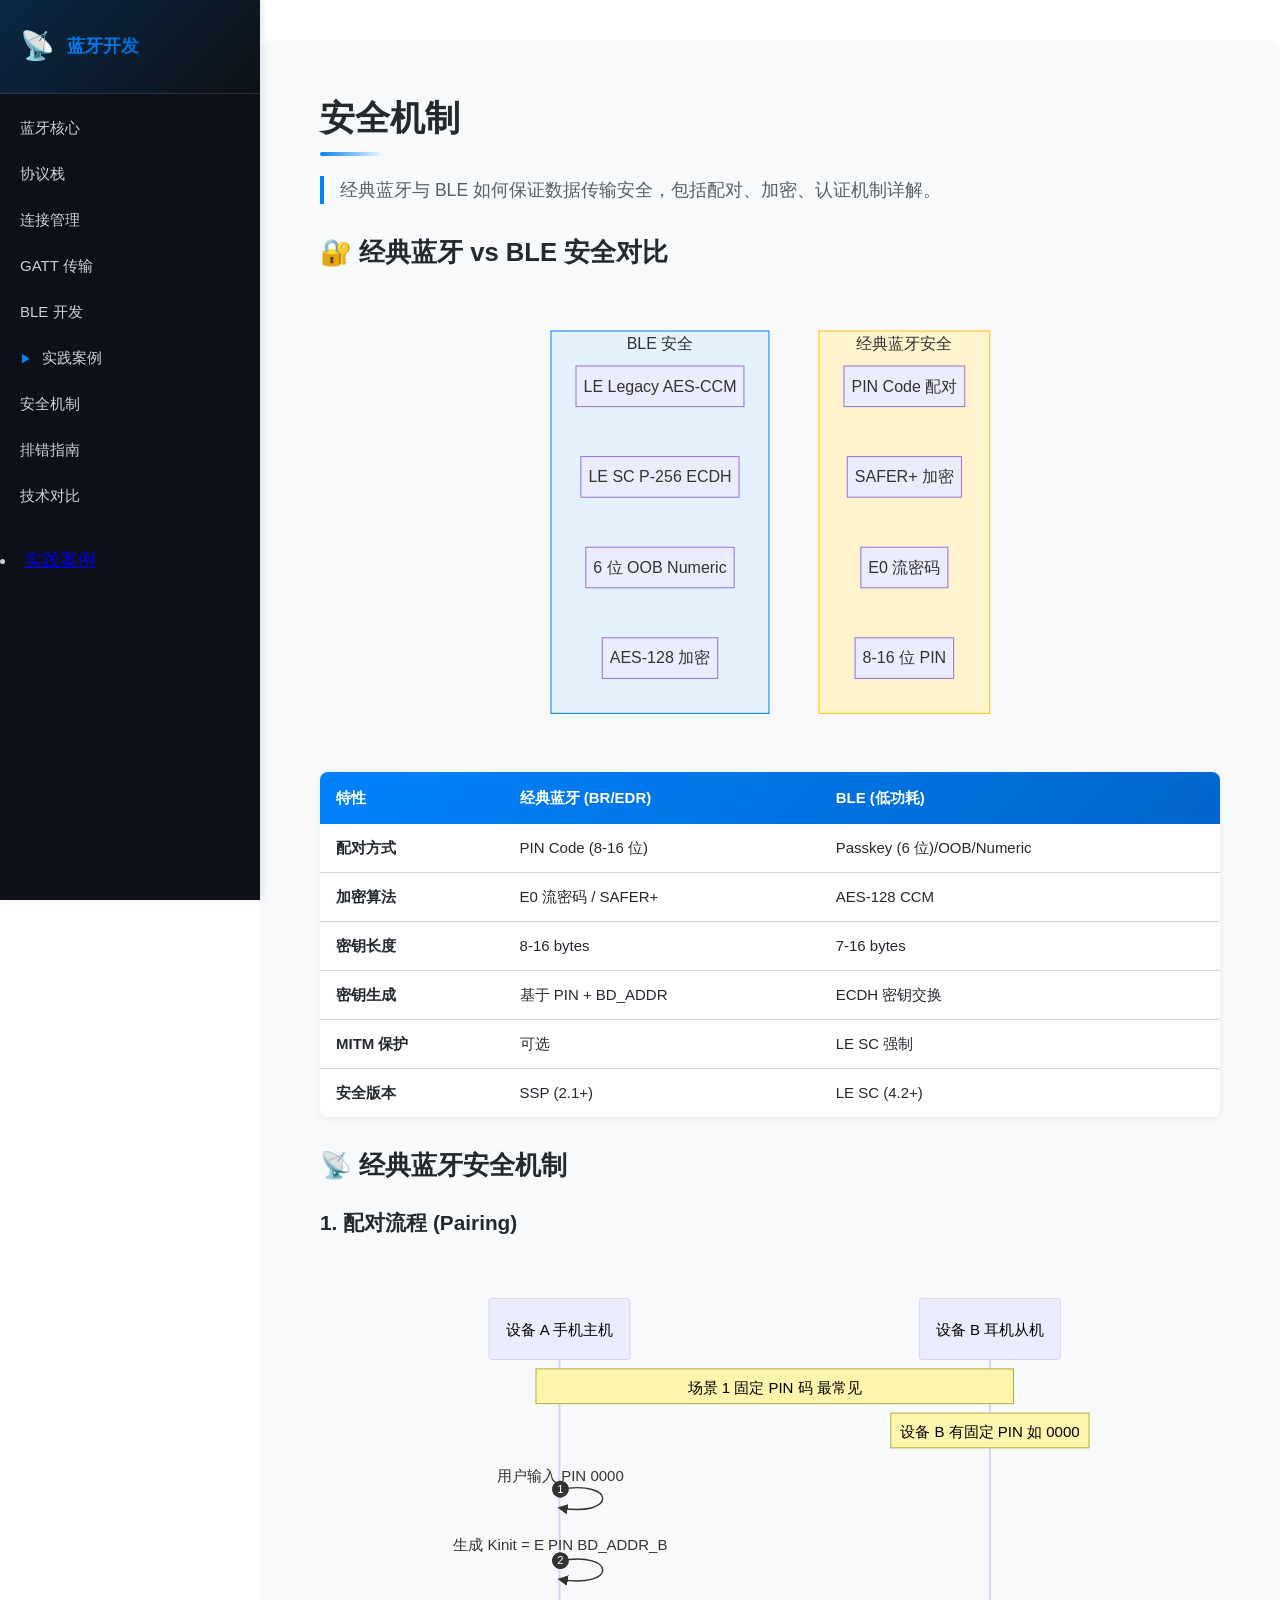
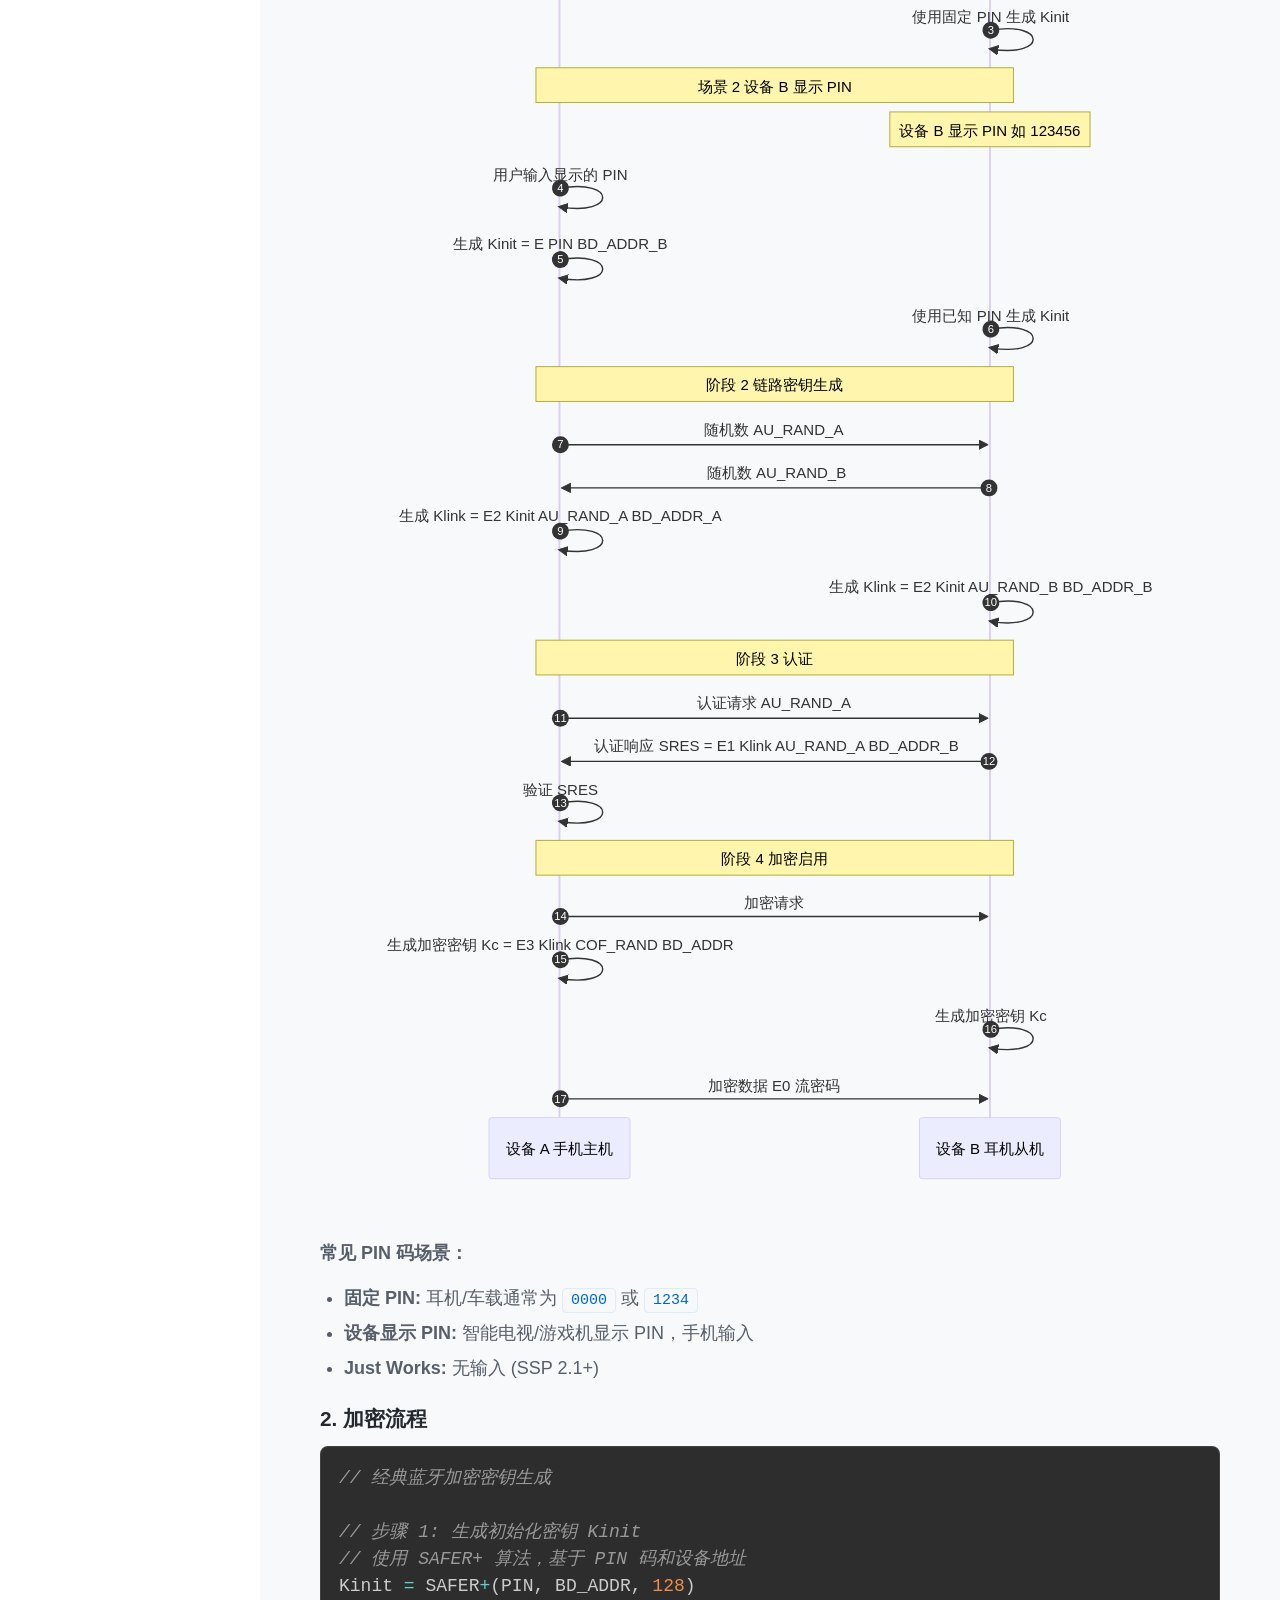
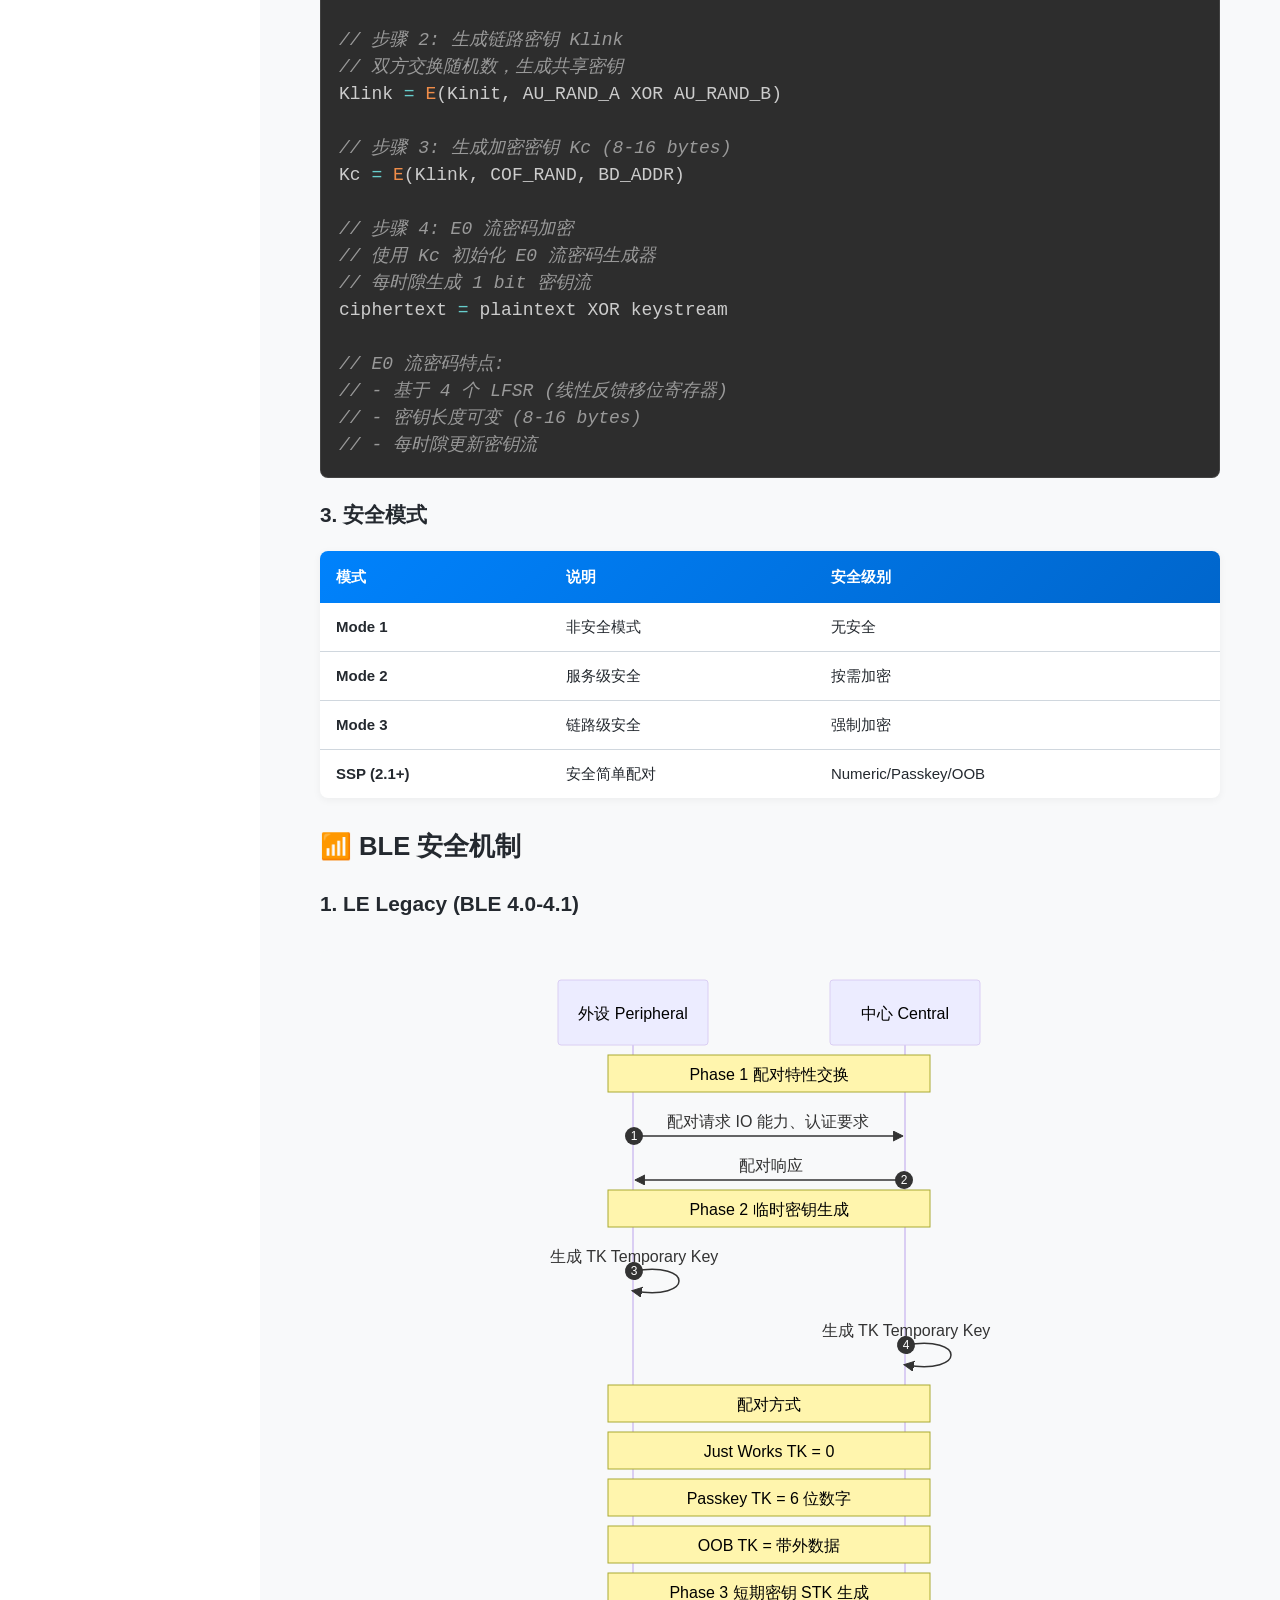
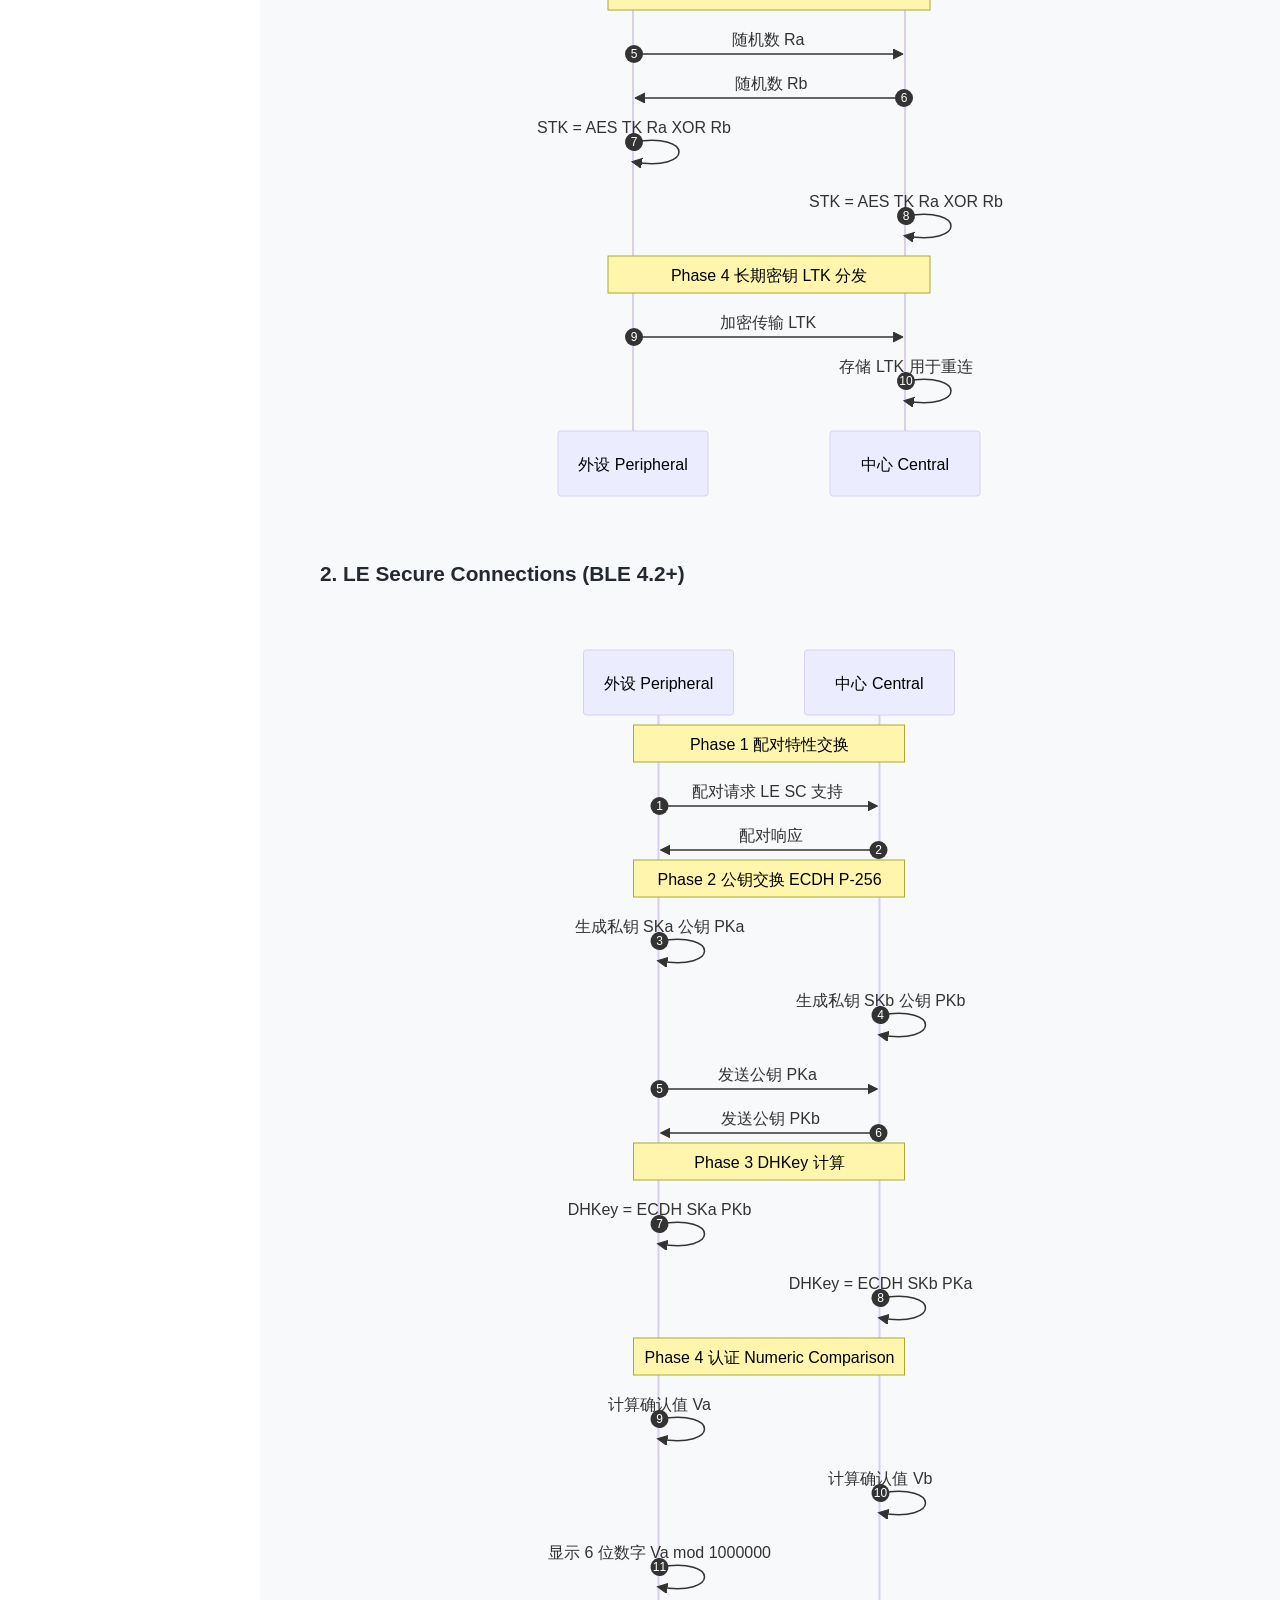
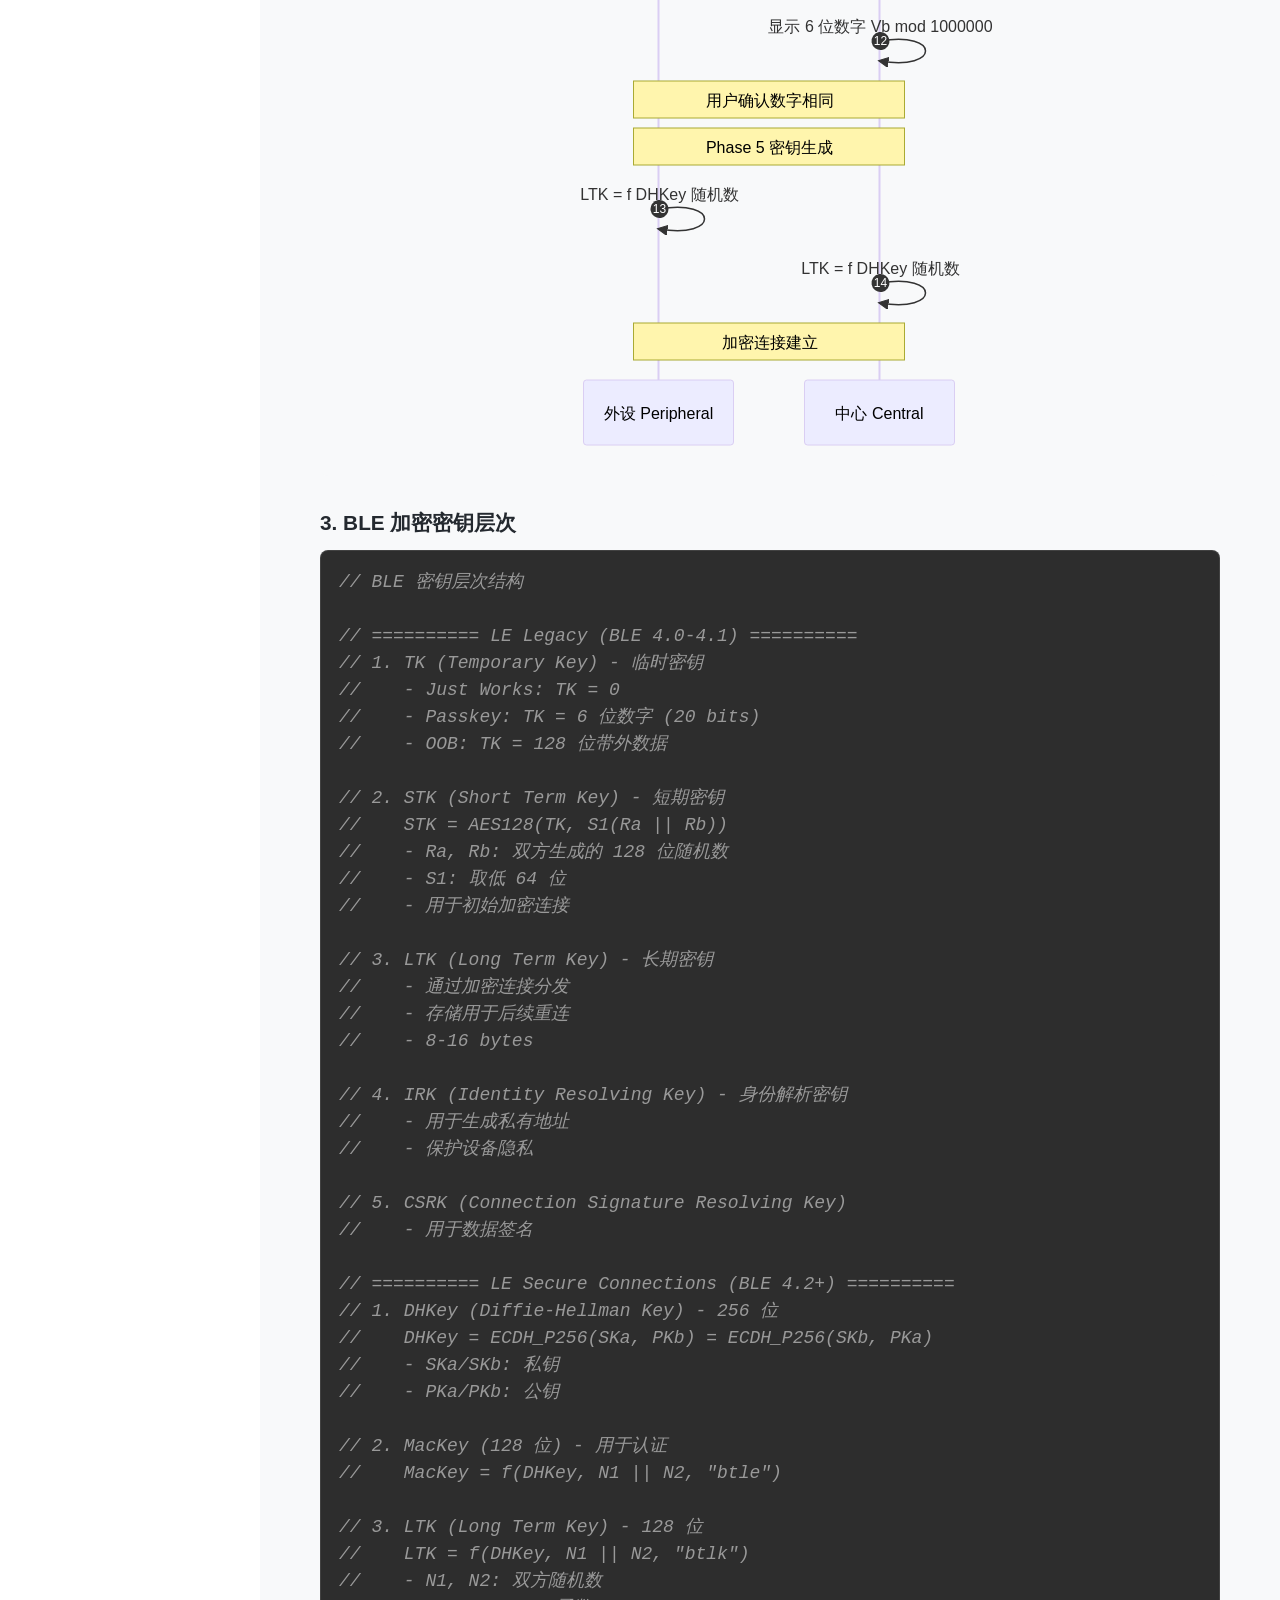
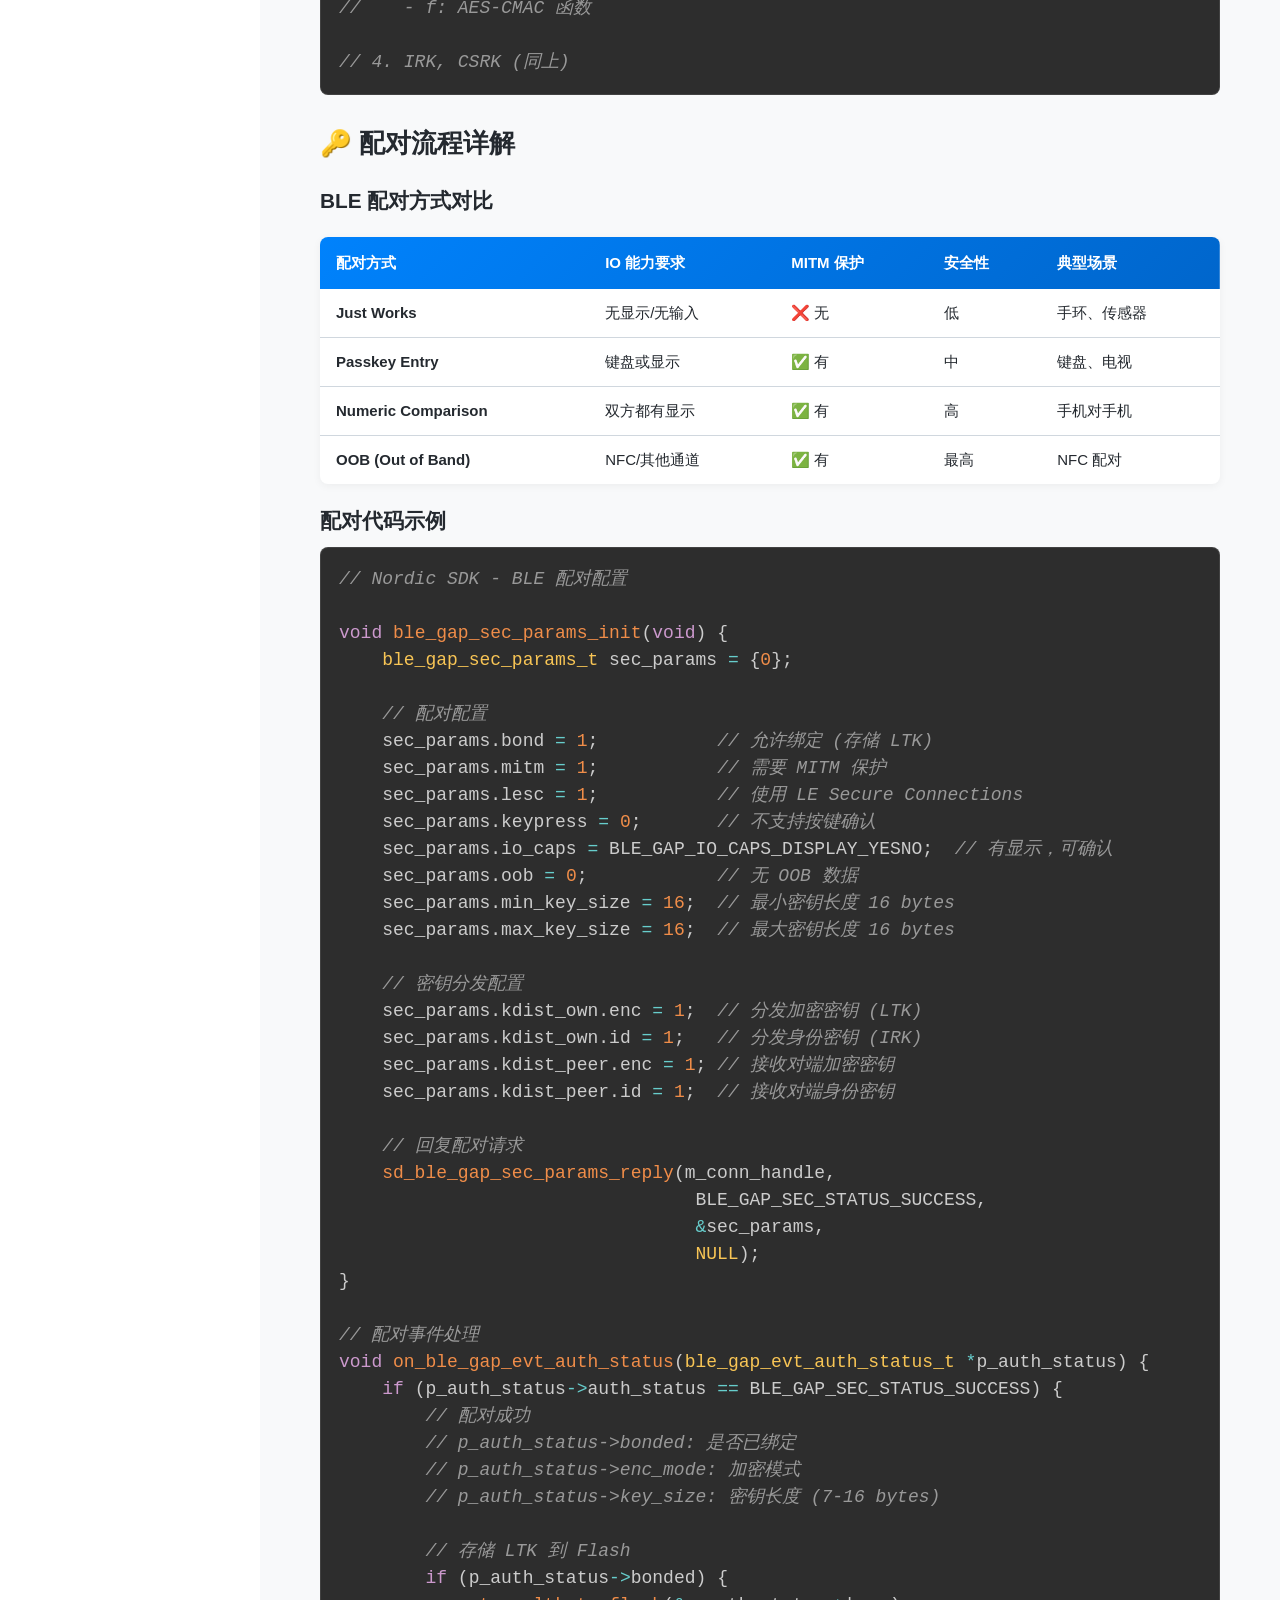
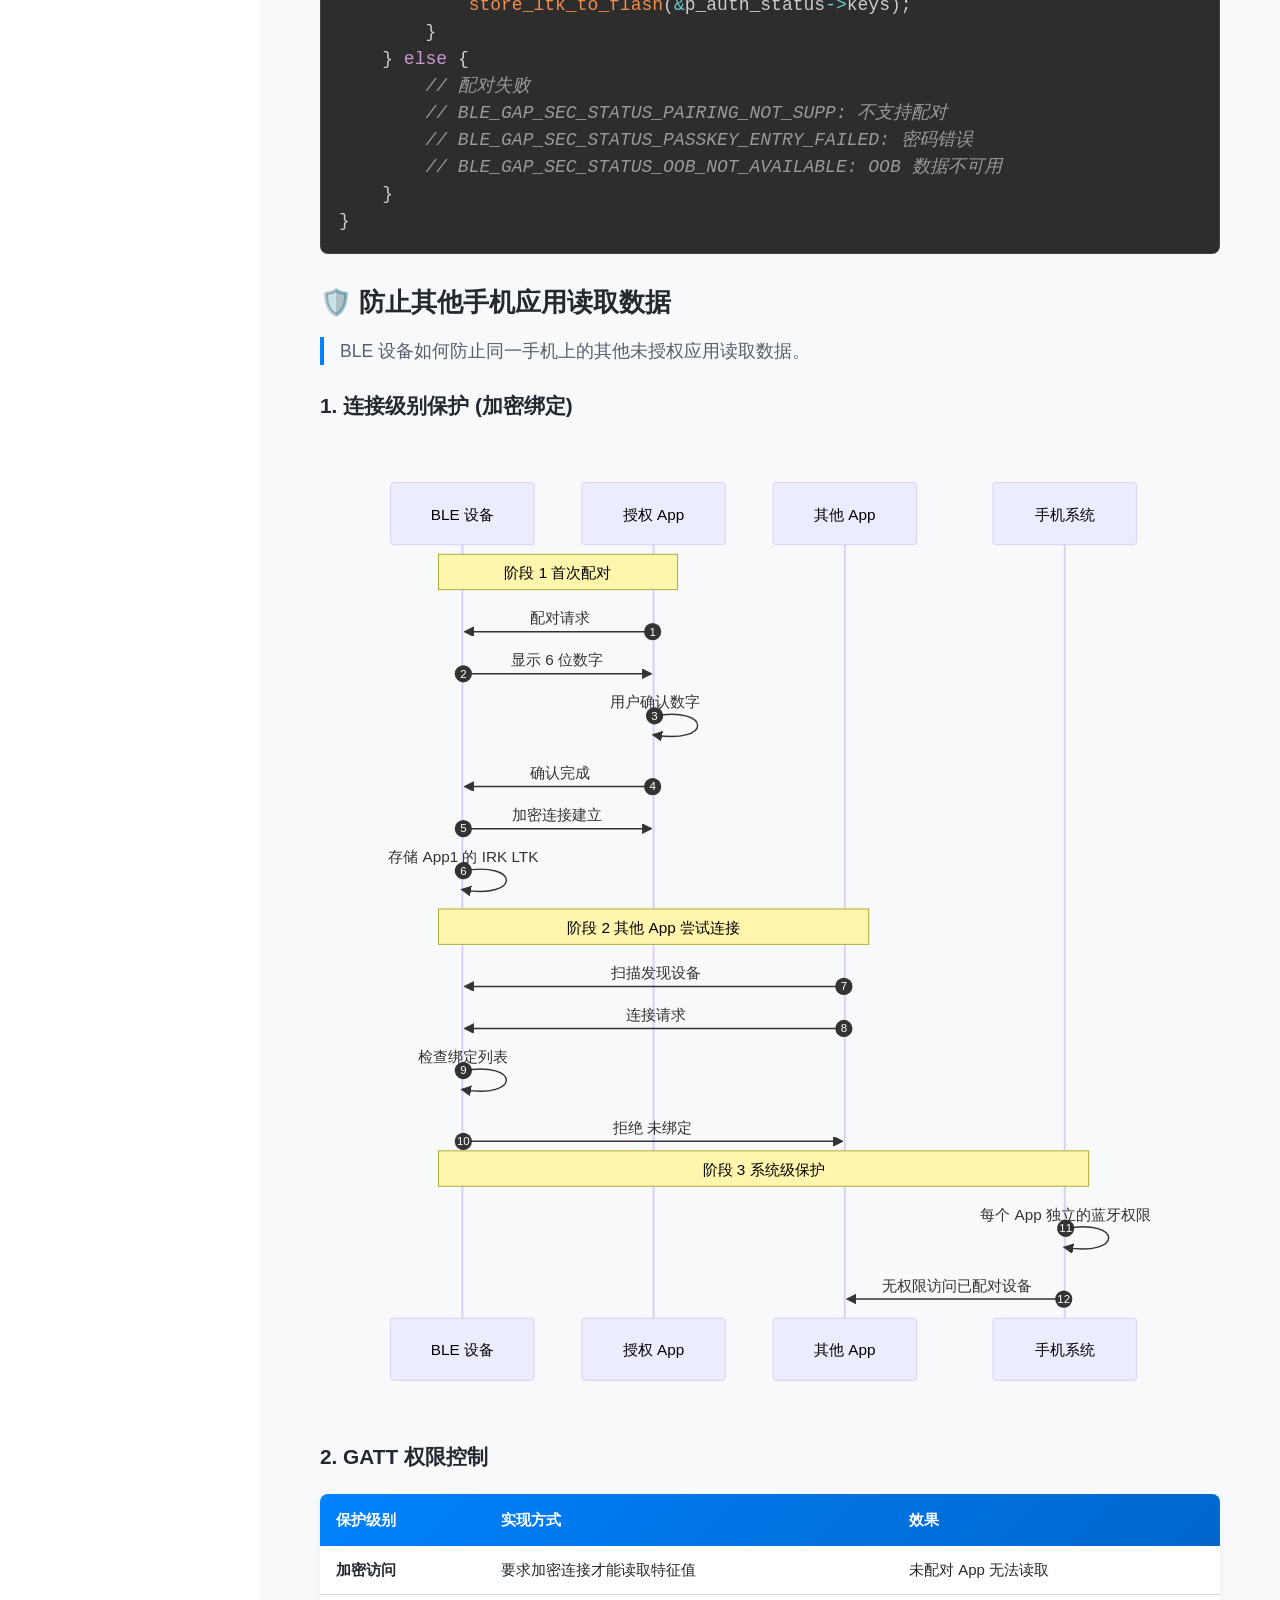
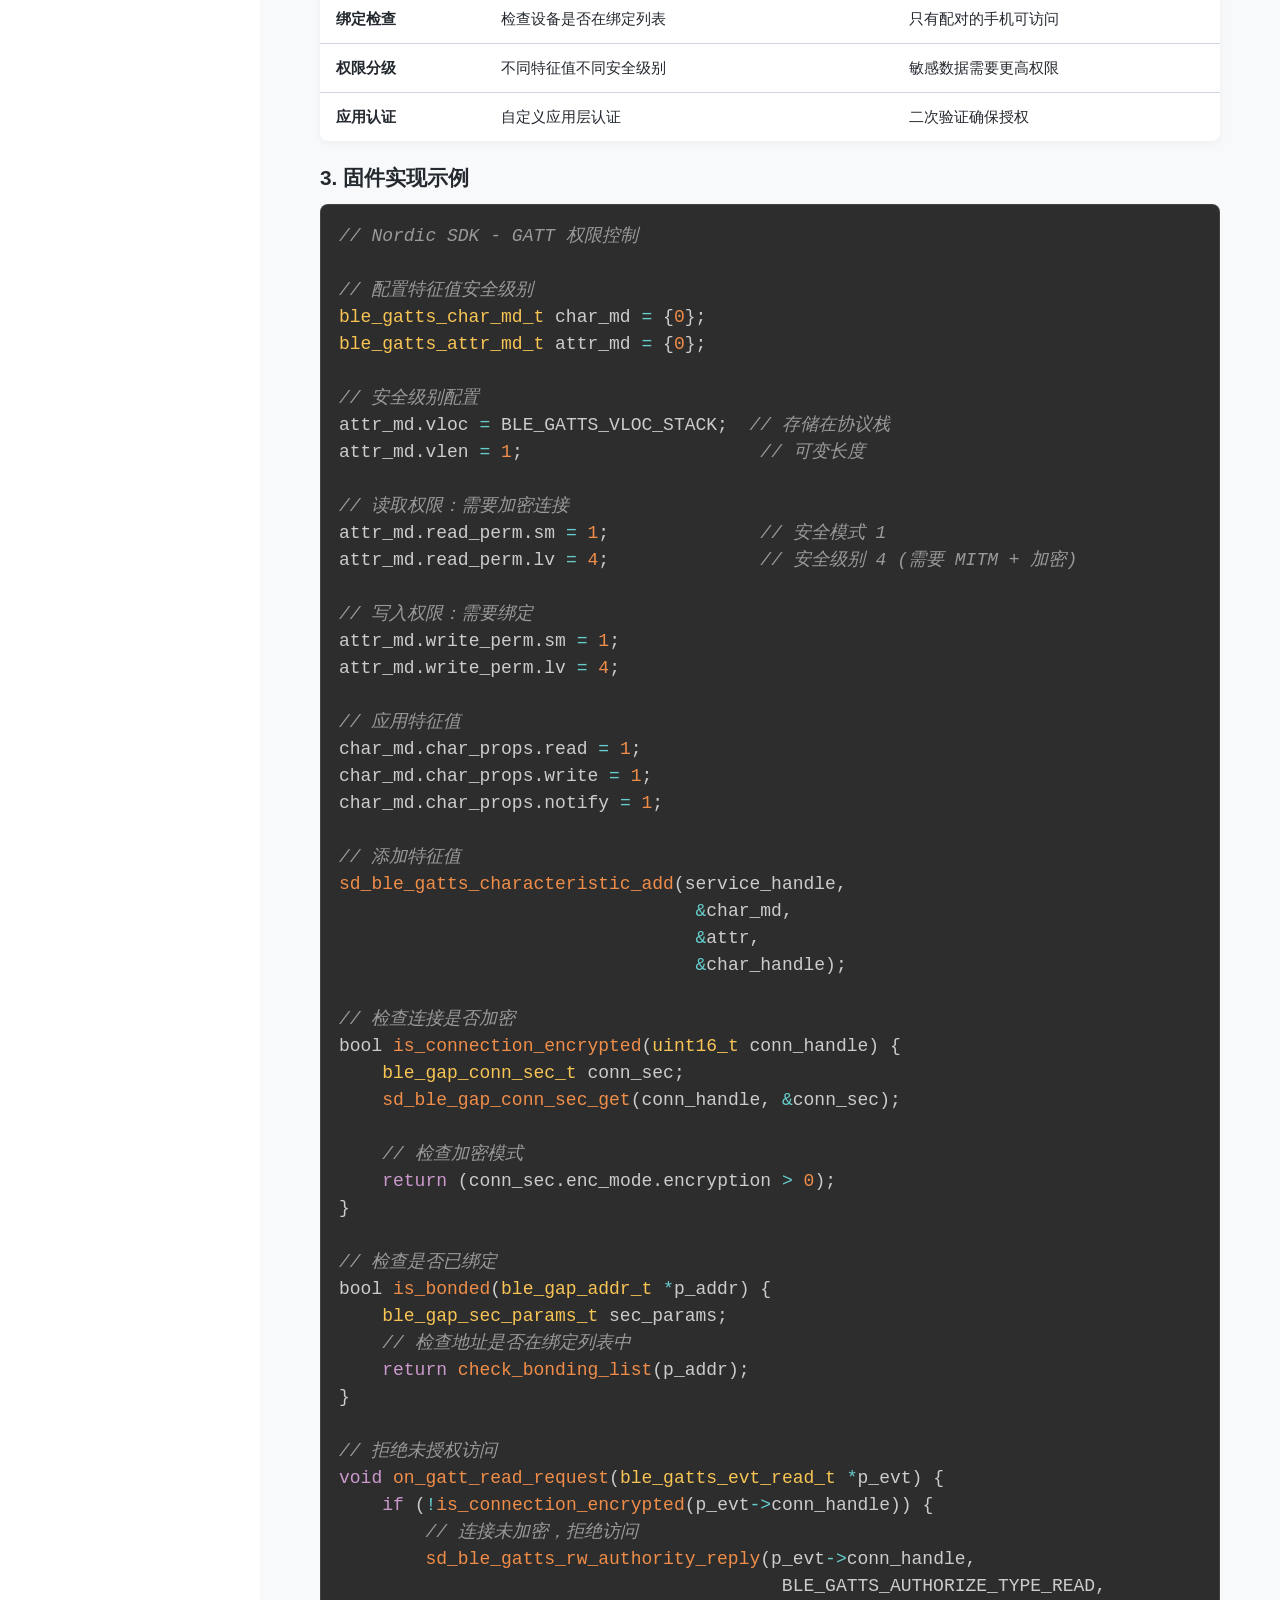
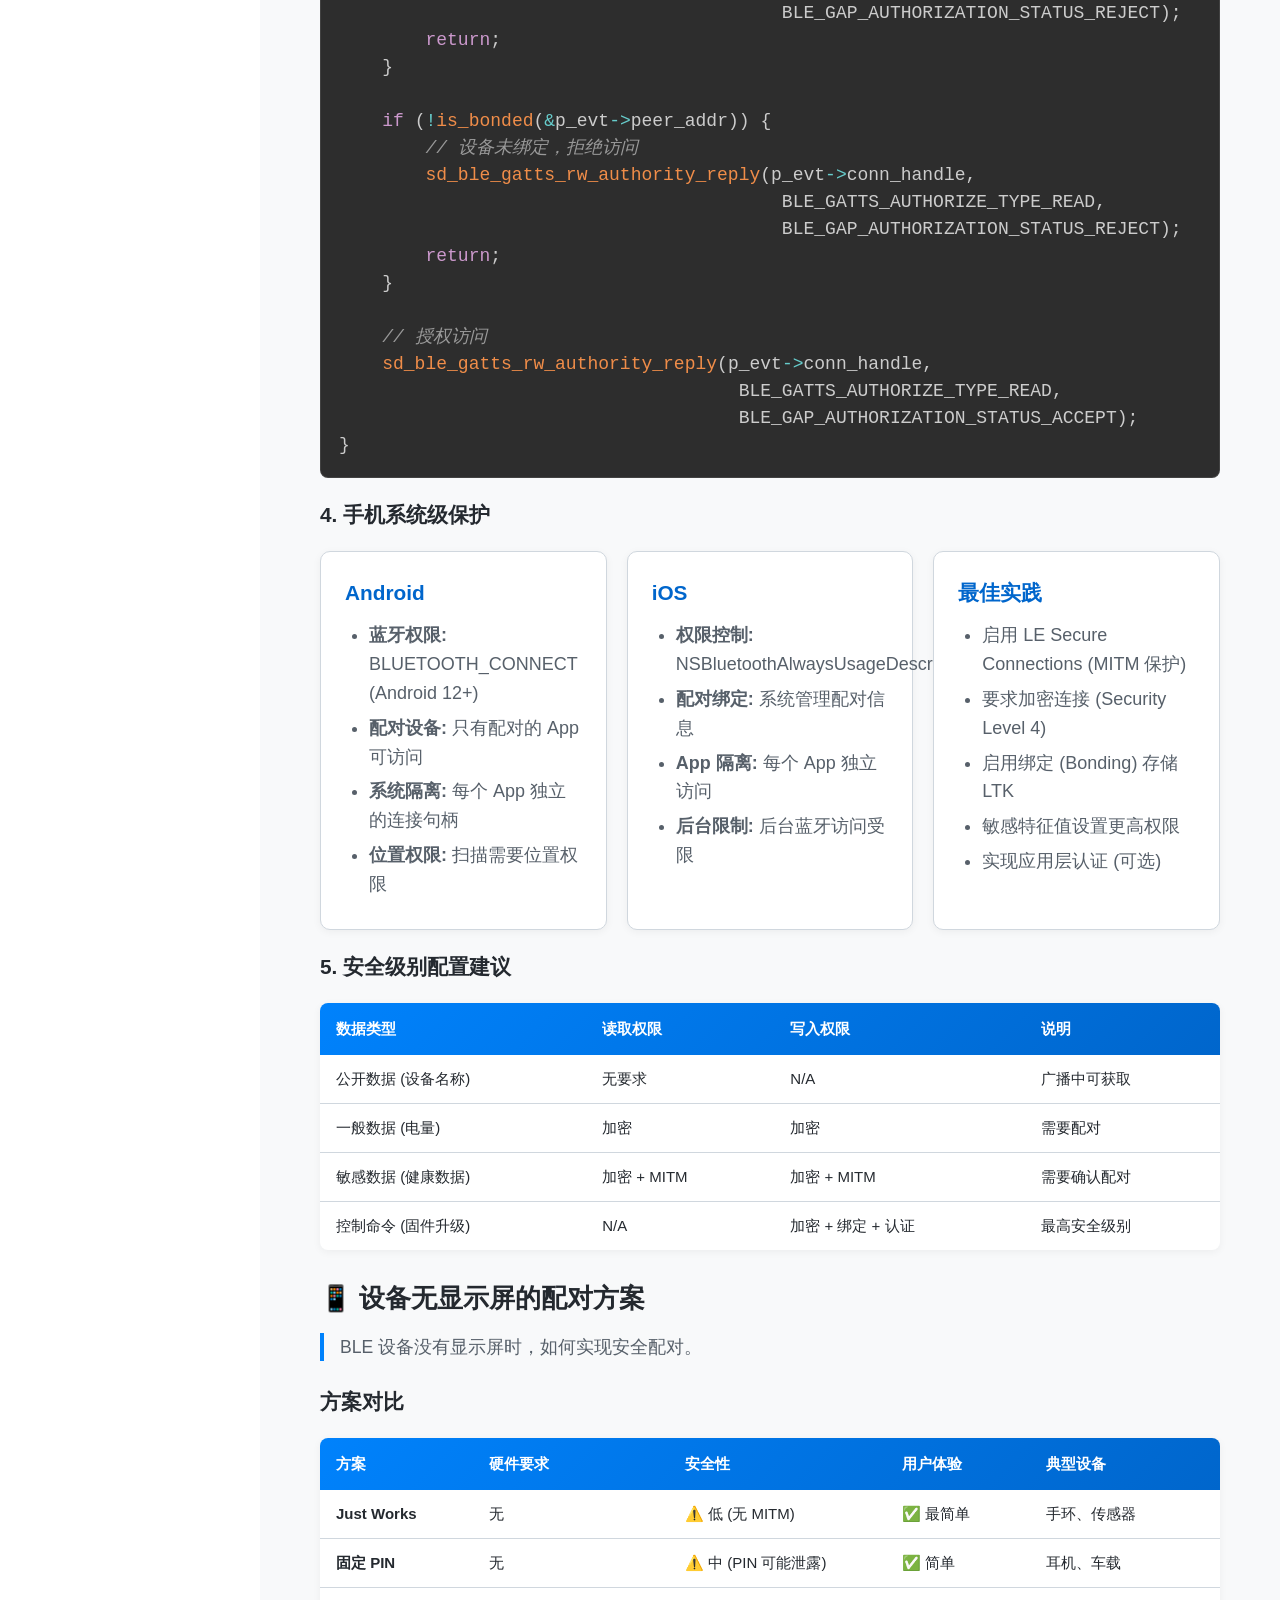
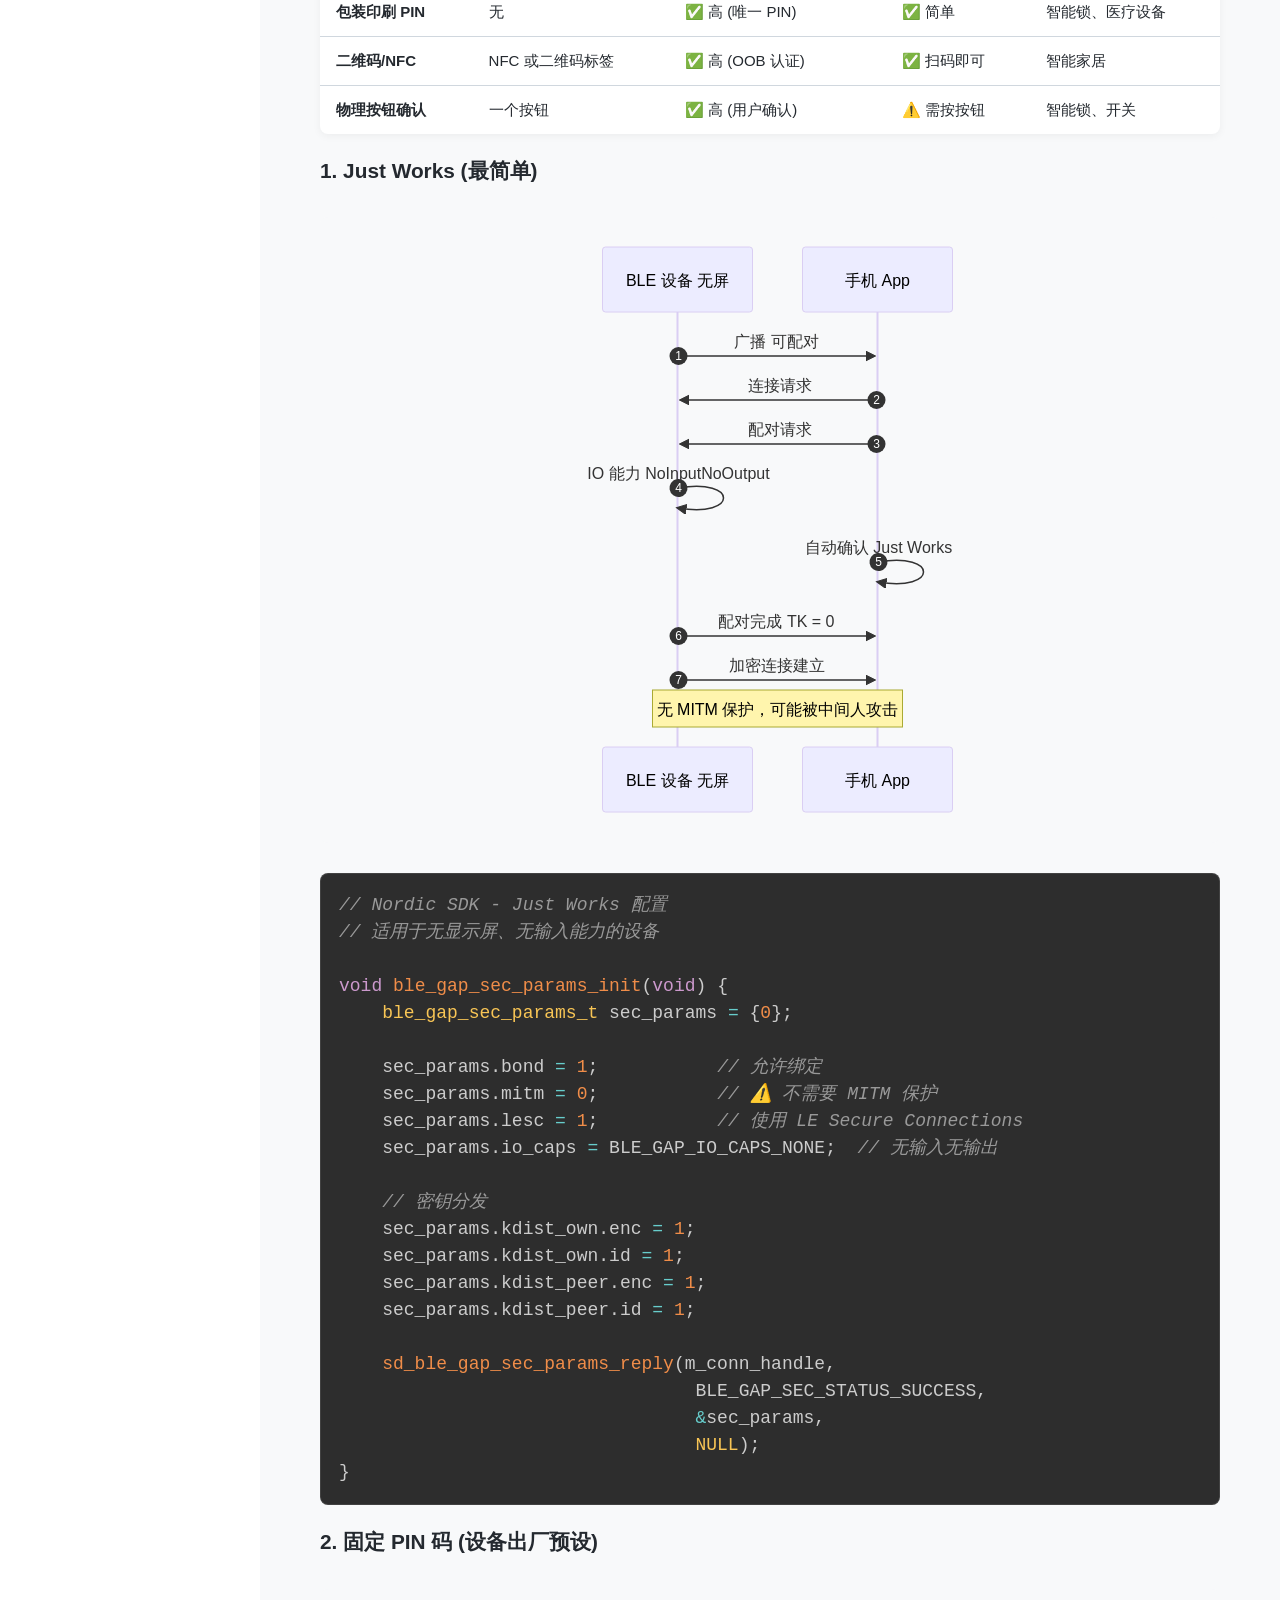
<file: chapters/security.html>
<!DOCTYPE html>
<html lang="zh-CN">
<head>
    <meta charset="UTF-8">
    <meta name="viewport" content="width=device-width, initial-scale=1.0">
    <title>安全机制 - 蓝牙协议开发教程</title>
    <link rel="stylesheet" href="../css/styles.css">
    <link rel="stylesheet" href="../css/libs/prism-tomorrow.min.css">
    <script src="../js/libs/prism.min.js"></script>
    <script src="../js/libs/mermaid.min.js"></script>
    <link rel="icon" href="data:image/svg+xml,<svg xmlns='http://www.w3.org/2000/svg' viewBox='0 0 100 100'><text y='.9em' font-size='90'>📡</text></svg>">
</head>
<body>
    <nav class="sidebar">
        <div class="sidebar-header">
            <span class="sidebar-logo">📡</span>
            <span class="sidebar-title">蓝牙开发</span>
        </div>
        <ul class="tree-nav">
            <li><a href="intro.html">蓝牙核心</a></li>
            <li><a href="protocol-stack.html">协议栈</a></li>
            <li><a href="connection.html">连接管理</a></li>
            <li><a href="data.html">GATT 传输</a></li>
            <li><a href="ble.html">BLE 开发</a></li>
            <li>
                <details>
                    <summary>实践案例</summary>
                    <ul>
                        <li><a href="examples/index.html">案例概览</a></li>
                        <li><a href="examples/heart-rate.html">心率传感器</a></li>
                        <li><a href="examples/gps.html">GPS 追踪器</a></li>
                        <li><a href="examples/mouse.html">蓝牙鼠标</a></li>
                        <li><a href="examples/keyboard.html">蓝牙键盘</a></li>
                        <li><a href="examples/headset.html">蓝牙耳机</a></li>
                    </ul>
                </details>
            </li>
            <li><a href="security.html" class="active">安全机制</a></li>
            <li><a href="troubleshooting.html">排错指南</a></li>
            <li><a href="comparison.html">技术对比</a></li>
        </ul>
    </li>
    <li><a href="examples/index.html">实践案例</a>
        </ul>
    </nav>

    <main class="main">
        <section class="section section-gray">
            <h2>安全机制</h2>
            <p class="lead">经典蓝牙与 BLE 如何保证数据传输安全，包括配对、加密、认证机制详解。</p>

            <h3>🔐 经典蓝牙 vs BLE 安全对比</h3>
            <div class="mermaid">
flowchart TB
    subgraph Classic["经典蓝牙安全"]
        C1["PIN Code 配对"]
        C2["SAFER+ 加密"]
        C3["E0 流密码"]
        C4["8-16 位 PIN"]
    end

    subgraph BLE["BLE 安全"]
        B1["LE Legacy AES-CCM"]
        B2["LE SC P-256 ECDH"]
        B3["6 位 OOB Numeric"]
        B4["AES-128 加密"]
    end

    style Classic fill:#fff3cd,stroke:#ffc107
    style BLE fill:#e3f2fd,stroke:#007bff
            </div>

            <table class="table">
                <thead>
                    <tr>
                        <th>特性</th>
                        <th>经典蓝牙 (BR/EDR)</th>
                        <th>BLE (低功耗)</th>
                    </tr>
                </thead>
                <tbody>
                    <tr>
                        <td><strong>配对方式</strong></td>
                        <td>PIN Code (8-16 位)</td>
                        <td>Passkey (6 位)/OOB/Numeric</td>
                    </tr>
                    <tr>
                        <td><strong>加密算法</strong></td>
                        <td>E0 流密码 / SAFER+</td>
                        <td>AES-128 CCM</td>
                    </tr>
                    <tr>
                        <td><strong>密钥长度</strong></td>
                        <td>8-16 bytes</td>
                        <td>7-16 bytes</td>
                    </tr>
                    <tr>
                        <td><strong>密钥生成</strong></td>
                        <td>基于 PIN + BD_ADDR</td>
                        <td>ECDH 密钥交换</td>
                    </tr>
                    <tr>
                        <td><strong>MITM 保护</strong></td>
                        <td>可选</td>
                        <td>LE SC 强制</td>
                    </tr>
                    <tr>
                        <td><strong>安全版本</strong></td>
                        <td>SSP (2.1+)</td>
                        <td>LE SC (4.2+)</td>
                    </tr>
                </tbody>
            </table>

            <h3>📡 经典蓝牙安全机制</h3>
            
            <h4>1. 配对流程 (Pairing)</h4>
            <div class="mermaid">
sequenceDiagram
    participant A as 设备 A 手机主机
    participant B as 设备 B 耳机从机

    Note over A,B: 场景 1 固定 PIN 码 最常见
    Note over B: 设备 B 有固定 PIN 如 0000
    A->>A: 用户输入 PIN 0000
    A->>A: 生成 Kinit = E PIN BD_ADDR_B
    B->>B: 使用固定 PIN 生成 Kinit

    Note over A,B: 场景 2 设备 B 显示 PIN
    Note over B: 设备 B 显示 PIN 如 123456
    A->>A: 用户输入显示的 PIN
    A->>A: 生成 Kinit = E PIN BD_ADDR_B
    B->>B: 使用已知 PIN 生成 Kinit

    Note over A,B: 阶段 2 链路密钥生成
    A->>B: 随机数 AU_RAND_A
    B->>A: 随机数 AU_RAND_B

    A->>A: 生成 Klink = E2 Kinit AU_RAND_A BD_ADDR_A
    B->>B: 生成 Klink = E2 Kinit AU_RAND_B BD_ADDR_B

    Note over A,B: 阶段 3 认证
    A->>B: 认证请求 AU_RAND_A
    B->>A: 认证响应 SRES = E1 Klink AU_RAND_A BD_ADDR_B
    A->>A: 验证 SRES

    Note over A,B: 阶段 4 加密启用
    A->>B: 加密请求
    A->>A: 生成加密密钥 Kc = E3 Klink COF_RAND BD_ADDR
    B->>B: 生成加密密钥 Kc

    A->>B: 加密数据 E0 流密码
            </div>
            
            <p><strong>常见 PIN 码场景：</strong></p>
            <ul>
                <li><strong>固定 PIN:</strong> 耳机/车载通常为 <code>0000</code> 或 <code>1234</code></li>
                <li><strong>设备显示 PIN:</strong> 智能电视/游戏机显示 PIN，手机输入</li>
                <li><strong>Just Works:</strong> 无输入 (SSP 2.1+)</li>
            </ul>

            <h4>2. 加密流程</h4>
            <pre><code class="language-c">// 经典蓝牙加密密钥生成

// 步骤 1: 生成初始化密钥 Kinit
// 使用 SAFER+ 算法，基于 PIN 码和设备地址
Kinit = SAFER+(PIN, BD_ADDR, 128)

// 步骤 2: 生成链路密钥 Klink
// 双方交换随机数，生成共享密钥
Klink = E(Kinit, AU_RAND_A XOR AU_RAND_B)

// 步骤 3: 生成加密密钥 Kc (8-16 bytes)
Kc = E(Klink, COF_RAND, BD_ADDR)

// 步骤 4: E0 流密码加密
// 使用 Kc 初始化 E0 流密码生成器
// 每时隙生成 1 bit 密钥流
ciphertext = plaintext XOR keystream

// E0 流密码特点:
// - 基于 4 个 LFSR (线性反馈移位寄存器)
// - 密钥长度可变 (8-16 bytes)
// - 每时隙更新密钥流</code></pre>

            <h4>3. 安全模式</h4>
            <table class="table">
                <thead>
                    <tr>
                        <th>模式</th>
                        <th>说明</th>
                        <th>安全级别</th>
                    </tr>
                </thead>
                <tbody>
                    <tr>
                        <td><strong>Mode 1</strong></td>
                        <td>非安全模式</td>
                        <td>无安全</td>
                    </tr>
                    <tr>
                        <td><strong>Mode 2</strong></td>
                        <td>服务级安全</td>
                        <td>按需加密</td>
                    </tr>
                    <tr>
                        <td><strong>Mode 3</strong></td>
                        <td>链路级安全</td>
                        <td>强制加密</td>
                    </tr>
                    <tr>
                        <td><strong>SSP (2.1+)</strong></td>
                        <td>安全简单配对</td>
                        <td>Numeric/Passkey/OOB</td>
                    </tr>
                </tbody>
            </table>

            <h3>📶 BLE 安全机制</h3>
            
            <h4>1. LE Legacy (BLE 4.0-4.1)</h4>
            <div class="mermaid">
sequenceDiagram
    participant P as 外设 Peripheral
    participant C as 中心 Central

    Note over P,C: Phase 1 配对特性交换
    P->>C: 配对请求 IO 能力、认证要求
    C->>P: 配对响应

    Note over P,C: Phase 2 临时密钥生成
    P->>P: 生成 TK Temporary Key
    C->>C: 生成 TK Temporary Key

    Note over P,C: 配对方式
    Note over P,C: Just Works TK = 0
    Note over P,C: Passkey TK = 6 位数字
    Note over P,C: OOB TK = 带外数据

    Note over P,C: Phase 3 短期密钥 STK 生成
    P->>C: 随机数 Ra
    C->>P: 随机数 Rb

    P->>P: STK = AES TK Ra XOR Rb
    C->>C: STK = AES TK Ra XOR Rb

    Note over P,C: Phase 4 长期密钥 LTK 分发
    P->>C: 加密传输 LTK
    C->>C: 存储 LTK 用于重连
            </div>

            <h4>2. LE Secure Connections (BLE 4.2+)</h4>
            <div class="mermaid">
sequenceDiagram
    participant P as 外设 Peripheral
    participant C as 中心 Central

    Note over P,C: Phase 1 配对特性交换
    P->>C: 配对请求 LE SC 支持
    C->>P: 配对响应

    Note over P,C: Phase 2 公钥交换 ECDH P-256
    P->>P: 生成私钥 SKa 公钥 PKa
    C->>C: 生成私钥 SKb 公钥 PKb

    P->>C: 发送公钥 PKa
    C->>P: 发送公钥 PKb

    Note over P,C: Phase 3 DHKey 计算
    P->>P: DHKey = ECDH SKa PKb
    C->>C: DHKey = ECDH SKb PKa

    Note over P,C: Phase 4 认证 Numeric Comparison
    P->>P: 计算确认值 Va
    C->>C: 计算确认值 Vb

    P->>P: 显示 6 位数字 Va mod 1000000
    C->>C: 显示 6 位数字 Vb mod 1000000

    Note over P,C: 用户确认数字相同

    Note over P,C: Phase 5 密钥生成
    P->>P: LTK = f DHKey 随机数
    C->>C: LTK = f DHKey 随机数

    Note over P,C: 加密连接建立
            </div>

            <h4>3. BLE 加密密钥层次</h4>
            <pre><code class="language-c">// BLE 密钥层次结构

// ========== LE Legacy (BLE 4.0-4.1) ==========
// 1. TK (Temporary Key) - 临时密钥
//    - Just Works: TK = 0
//    - Passkey: TK = 6 位数字 (20 bits)
//    - OOB: TK = 128 位带外数据

// 2. STK (Short Term Key) - 短期密钥
//    STK = AES128(TK, S1(Ra || Rb))
//    - Ra, Rb: 双方生成的 128 位随机数
//    - S1: 取低 64 位
//    - 用于初始加密连接

// 3. LTK (Long Term Key) - 长期密钥
//    - 通过加密连接分发
//    - 存储用于后续重连
//    - 8-16 bytes

// 4. IRK (Identity Resolving Key) - 身份解析密钥
//    - 用于生成私有地址
//    - 保护设备隐私

// 5. CSRK (Connection Signature Resolving Key)
//    - 用于数据签名

// ========== LE Secure Connections (BLE 4.2+) ==========
// 1. DHKey (Diffie-Hellman Key) - 256 位
//    DHKey = ECDH_P256(SKa, PKb) = ECDH_P256(SKb, PKa)
//    - SKa/SKb: 私钥
//    - PKa/PKb: 公钥

// 2. MacKey (128 位) - 用于认证
//    MacKey = f(DHKey, N1 || N2, "btle")

// 3. LTK (Long Term Key) - 128 位
//    LTK = f(DHKey, N1 || N2, "btlk")
//    - N1, N2: 双方随机数
//    - f: AES-CMAC 函数

// 4. IRK, CSRK (同上)</code></pre>

            <h3>🔑 配对流程详解</h3>
            
            <h4>BLE 配对方式对比</h4>
            <table class="table">
                <thead>
                    <tr>
                        <th>配对方式</th>
                        <th>IO 能力要求</th>
                        <th>MITM 保护</th>
                        <th>安全性</th>
                        <th>典型场景</th>
                    </tr>
                </thead>
                <tbody>
                    <tr>
                        <td><strong>Just Works</strong></td>
                        <td>无显示/无输入</td>
                        <td>❌ 无</td>
                        <td>低</td>
                        <td>手环、传感器</td>
                    </tr>
                    <tr>
                        <td><strong>Passkey Entry</strong></td>
                        <td>键盘或显示</td>
                        <td>✅ 有</td>
                        <td>中</td>
                        <td>键盘、电视</td>
                    </tr>
                    <tr>
                        <td><strong>Numeric Comparison</strong></td>
                        <td>双方都有显示</td>
                        <td>✅ 有</td>
                        <td>高</td>
                        <td>手机对手机</td>
                    </tr>
                    <tr>
                        <td><strong>OOB (Out of Band)</strong></td>
                        <td>NFC/其他通道</td>
                        <td>✅ 有</td>
                        <td>最高</td>
                        <td>NFC 配对</td>
                    </tr>
                </tbody>
            </table>

            <h4>配对代码示例</h4>
            <pre><code class="language-c">// Nordic SDK - BLE 配对配置

void ble_gap_sec_params_init(void) {
    ble_gap_sec_params_t sec_params = {0};
    
    // 配对配置
    sec_params.bond = 1;           // 允许绑定 (存储 LTK)
    sec_params.mitm = 1;           // 需要 MITM 保护
    sec_params.lesc = 1;           // 使用 LE Secure Connections
    sec_params.keypress = 0;       // 不支持按键确认
    sec_params.io_caps = BLE_GAP_IO_CAPS_DISPLAY_YESNO;  // 有显示，可确认
    sec_params.oob = 0;            // 无 OOB 数据
    sec_params.min_key_size = 16;  // 最小密钥长度 16 bytes
    sec_params.max_key_size = 16;  // 最大密钥长度 16 bytes
    
    // 密钥分发配置
    sec_params.kdist_own.enc = 1;  // 分发加密密钥 (LTK)
    sec_params.kdist_own.id = 1;   // 分发身份密钥 (IRK)
    sec_params.kdist_peer.enc = 1; // 接收对端加密密钥
    sec_params.kdist_peer.id = 1;  // 接收对端身份密钥
    
    // 回复配对请求
    sd_ble_gap_sec_params_reply(m_conn_handle,
                                 BLE_GAP_SEC_STATUS_SUCCESS,
                                 &sec_params,
                                 NULL);
}

// 配对事件处理
void on_ble_gap_evt_auth_status(ble_gap_evt_auth_status_t *p_auth_status) {
    if (p_auth_status->auth_status == BLE_GAP_SEC_STATUS_SUCCESS) {
        // 配对成功
        // p_auth_status->bonded: 是否已绑定
        // p_auth_status->enc_mode: 加密模式
        // p_auth_status->key_size: 密钥长度 (7-16 bytes)
        
        // 存储 LTK 到 Flash
        if (p_auth_status->bonded) {
            store_ltk_to_flash(&p_auth_status->keys);
        }
    } else {
        // 配对失败
        // BLE_GAP_SEC_STATUS_PAIRING_NOT_SUPP: 不支持配对
        // BLE_GAP_SEC_STATUS_PASSKEY_ENTRY_FAILED: 密码错误
        // BLE_GAP_SEC_STATUS_OOB_NOT_AVAILABLE: OOB 数据不可用
    }
}</code></pre>

            <h3>🛡️ 防止其他手机应用读取数据</h3>
            <p class="lead">BLE 设备如何防止同一手机上的其他未授权应用读取数据。</p>

            <h4>1. 连接级别保护 (加密绑定)</h4>
            <div class="mermaid">
sequenceDiagram
    participant Device as BLE 设备
    participant App1 as 授权 App
    participant App2 as 其他 App
    participant Phone as 手机系统

    Note over Device,App1: 阶段 1 首次配对
    App1->>Device: 配对请求
    Device->>App1: 显示 6 位数字
    App1->>App1: 用户确认数字
    App1->>Device: 确认完成
    Device->>App1: 加密连接建立
    Device->>Device: 存储 App1 的 IRK LTK

    Note over Device,App2: 阶段 2 其他 App 尝试连接
    App2->>Device: 扫描发现设备
    App2->>Device: 连接请求
    Device->>Device: 检查绑定列表
    Device->>App2: 拒绝 未绑定

    Note over Device,Phone: 阶段 3 系统级保护
    Phone->>Phone: 每个 App 独立的蓝牙权限
    Phone->>App2: 无权限访问已配对设备
            </div>

            <h4>2. GATT 权限控制</h4>
            <table class="table">
                <thead>
                    <tr>
                        <th>保护级别</th>
                        <th>实现方式</th>
                        <th>效果</th>
                    </tr>
                </thead>
                <tbody>
                    <tr>
                        <td><strong>加密访问</strong></td>
                        <td>要求加密连接才能读取特征值</td>
                        <td>未配对 App 无法读取</td>
                    </tr>
                    <tr>
                        <td><strong>绑定检查</strong></td>
                        <td>检查设备是否在绑定列表</td>
                        <td>只有配对的手机可访问</td>
                    </tr>
                    <tr>
                        <td><strong>权限分级</strong></td>
                        <td>不同特征值不同安全级别</td>
                        <td>敏感数据需要更高权限</td>
                    </tr>
                    <tr>
                        <td><strong>应用认证</strong></td>
                        <td>自定义应用层认证</td>
                        <td>二次验证确保授权</td>
                    </tr>
                </tbody>
            </table>

            <h4>3. 固件实现示例</h4>
            <pre><code class="language-c">// Nordic SDK - GATT 权限控制

// 配置特征值安全级别
ble_gatts_char_md_t char_md = {0};
ble_gatts_attr_md_t attr_md = {0};

// 安全级别配置
attr_md.vloc = BLE_GATTS_VLOC_STACK;  // 存储在协议栈
attr_md.vlen = 1;                      // 可变长度

// 读取权限：需要加密连接
attr_md.read_perm.sm = 1;              // 安全模式 1
attr_md.read_perm.lv = 4;              // 安全级别 4 (需要 MITM + 加密)

// 写入权限：需要绑定
attr_md.write_perm.sm = 1;
attr_md.write_perm.lv = 4;

// 应用特征值
char_md.char_props.read = 1;
char_md.char_props.write = 1;
char_md.char_props.notify = 1;

// 添加特征值
sd_ble_gatts_characteristic_add(service_handle, 
                                 &char_md, 
                                 &attr, 
                                 &char_handle);

// 检查连接是否加密
bool is_connection_encrypted(uint16_t conn_handle) {
    ble_gap_conn_sec_t conn_sec;
    sd_ble_gap_conn_sec_get(conn_handle, &conn_sec);
    
    // 检查加密模式
    return (conn_sec.enc_mode.encryption > 0);
}

// 检查是否已绑定
bool is_bonded(ble_gap_addr_t *p_addr) {
    ble_gap_sec_params_t sec_params;
    // 检查地址是否在绑定列表中
    return check_bonding_list(p_addr);
}

// 拒绝未授权访问
void on_gatt_read_request(ble_gatts_evt_read_t *p_evt) {
    if (!is_connection_encrypted(p_evt->conn_handle)) {
        // 连接未加密，拒绝访问
        sd_ble_gatts_rw_authority_reply(p_evt->conn_handle,
                                         BLE_GATTS_AUTHORIZE_TYPE_READ,
                                         BLE_GAP_AUTHORIZATION_STATUS_REJECT);
        return;
    }
    
    if (!is_bonded(&p_evt->peer_addr)) {
        // 设备未绑定，拒绝访问
        sd_ble_gatts_rw_authority_reply(p_evt->conn_handle,
                                         BLE_GATTS_AUTHORIZE_TYPE_READ,
                                         BLE_GAP_AUTHORIZATION_STATUS_REJECT);
        return;
    }
    
    // 授权访问
    sd_ble_gatts_rw_authority_reply(p_evt->conn_handle,
                                     BLE_GATTS_AUTHORIZE_TYPE_READ,
                                     BLE_GAP_AUTHORIZATION_STATUS_ACCEPT);
}</code></pre>

            <h4>4. 手机系统级保护</h4>
            <div class="grid">
                <div class="card">
                    <h3>Android</h3>
                    <ul>
                        <li><strong>蓝牙权限:</strong> BLUETOOTH_CONNECT (Android 12+)</li>
                        <li><strong>配对设备:</strong> 只有配对的 App 可访问</li>
                        <li><strong>系统隔离:</strong> 每个 App 独立的连接句柄</li>
                        <li><strong>位置权限:</strong> 扫描需要位置权限</li>
                    </ul>
                </div>
                <div class="card">
                    <h3>iOS</h3>
                    <ul>
                        <li><strong>权限控制:</strong> NSBluetoothAlwaysUsageDescription</li>
                        <li><strong>配对绑定:</strong> 系统管理配对信息</li>
                        <li><strong>App 隔离:</strong> 每个 App 独立访问</li>
                        <li><strong>后台限制:</strong> 后台蓝牙访问受限</li>
                    </ul>
                </div>
                <div class="card">
                    <h3>最佳实践</h3>
                    <ul>
                        <li>启用 LE Secure Connections (MITM 保护)</li>
                        <li>要求加密连接 (Security Level 4)</li>
                        <li>启用绑定 (Bonding) 存储 LTK</li>
                        <li>敏感特征值设置更高权限</li>
                        <li>实现应用层认证 (可选)</li>
                    </ul>
                </div>
            </div>

            <h4>5. 安全级别配置建议</h4>
            <table class="table">
                <thead>
                    <tr>
                        <th>数据类型</th>
                        <th>读取权限</th>
                        <th>写入权限</th>
                        <th>说明</th>
                    </tr>
                </thead>
                <tbody>
                    <tr>
                        <td>公开数据 (设备名称)</td>
                        <td>无要求</td>
                        <td>N/A</td>
                        <td>广播中可获取</td>
                    </tr>
                    <tr>
                        <td>一般数据 (电量)</td>
                        <td>加密</td>
                        <td>加密</td>
                        <td>需要配对</td>
                    </tr>
                    <tr>
                        <td>敏感数据 (健康数据)</td>
                        <td>加密 + MITM</td>
                        <td>加密 + MITM</td>
                        <td>需要确认配对</td>
                    </tr>
                    <tr>
                        <td>控制命令 (固件升级)</td>
                        <td>N/A</td>
                        <td>加密 + 绑定 + 认证</td>
                        <td>最高安全级别</td>
                    </tr>
                </tbody>
            </table>

            <h3>📱 设备无显示屏的配对方案</h3>
            <p class="lead">BLE 设备没有显示屏时，如何实现安全配对。</p>

            <h4>方案对比</h4>
            <table class="table">
                <thead>
                    <tr>
                        <th>方案</th>
                        <th>硬件要求</th>
                        <th>安全性</th>
                        <th>用户体验</th>
                        <th>典型设备</th>
                    </tr>
                </thead>
                <tbody>
                    <tr>
                        <td><strong>Just Works</strong></td>
                        <td>无</td>
                        <td>⚠️ 低 (无 MITM)</td>
                        <td>✅ 最简单</td>
                        <td>手环、传感器</td>
                    </tr>
                    <tr>
                        <td><strong>固定 PIN</strong></td>
                        <td>无</td>
                        <td>⚠️ 中 (PIN 可能泄露)</td>
                        <td>✅ 简单</td>
                        <td>耳机、车载</td>
                    </tr>
                    <tr>
                        <td><strong>包装印刷 PIN</strong></td>
                        <td>无</td>
                        <td>✅ 高 (唯一 PIN)</td>
                        <td>✅ 简单</td>
                        <td>智能锁、医疗设备</td>
                    </tr>
                    <tr>
                        <td><strong>二维码/NFC</strong></td>
                        <td>NFC 或二维码标签</td>
                        <td>✅ 高 (OOB 认证)</td>
                        <td>✅ 扫码即可</td>
                        <td>智能家居</td>
                    </tr>
                    <tr>
                        <td><strong>物理按钮确认</strong></td>
                        <td>一个按钮</td>
                        <td>✅ 高 (用户确认)</td>
                        <td>⚠️ 需按按钮</td>
                        <td>智能锁、开关</td>
                    </tr>
                </tbody>
            </table>

            <h4>1. Just Works (最简单)</h4>
            <div class="mermaid">
sequenceDiagram
    participant Device as BLE 设备 无屏
    participant Phone as 手机 App

    Device->>Phone: 广播 可配对
    Phone->>Device: 连接请求
    Phone->>Device: 配对请求
    Device->>Device: IO 能力 NoInputNoOutput
    Phone->>Phone: 自动确认 Just Works
    Device->>Phone: 配对完成 TK = 0
    Device->>Phone: 加密连接建立

    Note over Device,Phone: 无 MITM 保护，可能被中间人攻击
            </div>
            
            <pre><code class="language-c">// Nordic SDK - Just Works 配置
// 适用于无显示屏、无输入能力的设备

void ble_gap_sec_params_init(void) {
    ble_gap_sec_params_t sec_params = {0};
    
    sec_params.bond = 1;           // 允许绑定
    sec_params.mitm = 0;           // ⚠️ 不需要 MITM 保护
    sec_params.lesc = 1;           // 使用 LE Secure Connections
    sec_params.io_caps = BLE_GAP_IO_CAPS_NONE;  // 无输入无输出
    
    // 密钥分发
    sec_params.kdist_own.enc = 1;
    sec_params.kdist_own.id = 1;
    sec_params.kdist_peer.enc = 1;
    sec_params.kdist_peer.id = 1;
    
    sd_ble_gap_sec_params_reply(m_conn_handle,
                                 BLE_GAP_SEC_STATUS_SUCCESS,
                                 &sec_params,
                                 NULL);
}</code></pre>

            <h4>2. 固定 PIN 码 (设备出厂预设)</h4>
            <div class="mermaid">
sequenceDiagram
    participant Device as BLE 设备
    participant Phone as 手机 App
    participant User as 用户

    Note over Device: 设备有固定 PIN
    Note over Device: 如 0000 或 123456

    Phone->>Device: 连接请求
    Phone->>User: 提示输入 PIN
    User->>Phone: 输入 PIN 0000
    Phone->>Device: 配对请求 + PIN
    Device->>Device: 验证 PIN 与预设比较
    Device->>Phone: 配对成功

    Note over Device,Phone: PIN 可能通过产品泄露
            </div>
            
            <pre><code class="language-c">// 固定 PIN 码配置
#define FIXED_PIN  "0000"  // 固定 PIN 码

void ble_gap_sec_params_init(void) {
    ble_gap_sec_params_t sec_params = {0};
    
    sec_params.bond = 1;
    sec_params.mitm = 0;           // ⚠️ 固定 PIN 无 MITM 保护
    sec_params.lesc = 0;           // 可使用 LE Legacy
    sec_params.io_caps = BLE_GAP_IO_CAPS_NONE;
    sec_params.oob = 0;
    
    // 设置固定 PIN
    // 注意：LE Legacy 支持固定 PIN，LE SC 需要其他方案
    
    sec_params.kdist_own.enc = 1;
    sec_params.kdist_peer.enc = 1;
    
    sd_ble_gap_sec_params_reply(m_conn_handle,
                                 BLE_GAP_SEC_STATUS_SUCCESS,
                                 &sec_params,
                                 NULL);
}</code></pre>

            <h4>3. 包装印刷唯一 PIN (推荐)</h4>
            <div class="mermaid">
sequenceDiagram
    participant Device as BLE 设备
    participant Phone as 手机 App
    participant User as 用户
    participant Box as 产品包装

    Note over Box: 包装上印刷唯一 PIN
    Note over Box: 如 PIN A1B2C3D4

    User->>User: 查看包装上的 PIN
    User->>Phone: 输入 PIN
    Phone->>Device: 配对请求 + PIN
    Device->>Device: 验证 PIN 与 Flash 中存储比较
    Device->>Phone: 配对成功

    Note over Device,Phone: 每个设备唯一 PIN，更安全
            </div>
            
            <pre><code class="language-c">// 包装印刷唯一 PIN 实现

// 每个设备烧录唯一 PIN (生产时写入 Flash)
#define PIN_LENGTH  8
static const uint8_t device_pin[PIN_LENGTH] = {
    0xA1, 0xB2, 0xC3, 0xD4,  // 唯一 PIN 码
    0xE5, 0xF6, 0x07, 0x18
};

// 将 PIN 转换为 6 位数字用于配对
uint32_t get_passkey(void) {
    // 使用 PIN 的哈希值生成 6 位数字
    uint32_t hash = crc32(device_pin, PIN_LENGTH);
    return hash % 1000000;  // 6 位数字 (000000-999999)
}

void ble_gap_sec_params_init(void) {
    ble_gap_sec_params_t sec_params = {0};
    
    sec_params.bond = 1;
    sec_params.mitm = 1;           // ✅ 需要 MITM 保护
    sec_params.lesc = 1;           // 使用 LE Secure Connections
    sec_params.io_caps = BLE_GAP_IO_CAPS_NONE;
    sec_params.oob = 0;
    
    // 设置 OOB 数据 (使用唯一 PIN)
    sec_params.oob = 1;
    memcpy(sec_params.oob_data, device_pin, PIN_LENGTH);
    
    sec_params.kdist_own.enc = 1;
    sec_params.kdist_peer.enc = 1;
    
    sd_ble_gap_sec_params_reply(m_conn_handle,
                                 BLE_GAP_SEC_STATUS_SUCCESS,
                                 &sec_params,
                                 NULL);
}</code></pre>

            <h4>4. 二维码/NFC (OOB 带外配对)</h4>
            <div class="mermaid">
sequenceDiagram
    participant Device as BLE 设备
    participant Phone as 手机 App
    participant User as 用户
    participant QR as 二维码 NFC

    Note over QR: 二维码包含
    Note over QR: 设备地址
    Note over QR: OOB 数据

    User->>Phone: 扫描二维码
    Phone->>Phone: 解析 OOB 数据
    Phone->>Device: 连接请求
    Phone->>Device: 配对请求 + OOB 数据
    Device->>Device: 验证 OOB 数据
    Device->>Phone: 配对成功

    Note over Device,Phone: 最高安全性，MITM 保护
            </div>
            
            <pre><code class="language-c">// 二维码/NFC OOB 配对实现

// 生成二维码数据
// 格式：BLE:AA:BB:CC:DD:EE:FF:TK:12345678901234567890
void generate_qr_code(uint8_t *qr_data, size_t *len) {
    ble_gap_addr_t addr;
    sd_ble_gap_addr_get(&addr);
    
    // 获取 OOB 数据 (128 位 TK)
    uint8_t oob_tk[16];
    sd_rand_application_vector_get(oob_tk, 16);
    
    // 生成二维码字符串
    *len = sprintf((char*)qr_data, 
                   "BLE:%02X:%02X:%02X:%02X:%02X:%02X:TK:%032X",
                   addr.addr[5], addr.addr[4], addr.addr[3],
                   addr.addr[2], addr.addr[1], addr.addr[0],
                   oob_tk);
}

// OOB 配对配置
void ble_gap_sec_params_init(void) {
    ble_gap_sec_params_t sec_params = {0};
    ble_gap_lesc_oob_data_t oob_data;
    
    sec_params.bond = 1;
    sec_params.mitm = 1;           // ✅ MITM 保护
    sec_params.lesc = 1;           // LE Secure Connections
    sec_params.io_caps = BLE_GAP_IO_CAPS_NONE;
    sec_params.oob = 1;            // ✅ 启用 OOB
    
    // 生成 OOB 数据
    sd_ble_gap_lesc_oob_data_generate(&oob_data);
    
    // 设置 OOB 数据
    sec_params.kdist_own.enc = 1;
    sec_params.kdist_peer.enc = 1;
    
    sd_ble_gap_sec_params_reply(m_conn_handle,
                                 BLE_GAP_SEC_STATUS_SUCCESS,
                                 &sec_params,
                                 &oob_data);
}</code></pre>

            <h4>5. 物理按钮确认 (推荐用于智能锁等)</h4>
            <div class="mermaid">
sequenceDiagram
    participant Device as BLE 设备 有按钮
    participant Phone as 手机 App
    participant User as 用户

    User->>Device: 长按按钮 3 秒
    Device->>Device: 进入配对模式
    Device->>Phone: 广播 可配对
    Phone->>Device: 连接请求
    Phone->>Device: 配对请求

    Note over Device: 按钮灯闪烁
    User->>Device: 短按按钮确认
    Device->>Phone: 配对成功

    Note over Device,Phone: 用户物理确认，MITM 保护
            </div>
            
            <pre><code class="language-c">// 物理按钮确认实现

#define BUTTON_PIN    17
#define LONG_PRESS_MS 3000  // 长按 3 秒进入配对

void button_handler(uint8_t pin_no, uint8_t button_action) {
    static uint32_t press_start = 0;
    
    if (button_action == BUTTON_PUSH) {
        press_start = app_timer_cnt_get();
    } else if (button_action == BUTTON_RELEASE) {
        uint32_t press_duration = app_timer_cnt_get() - press_start;
        
        if (press_duration >= LONG_PRESS_MS) {
            // 长按 3 秒，进入配对模式
            enter_pairing_mode();
        } else {
            // 短按，确认配对
            confirm_pairing();
        }
    }
}

void enter_pairing_mode(void) {
    ble_gap_adv_params_t adv_params = {0};
    adv_params.properties.type = BLE_GAP_ADV_TYPE_CONNECTABLE_SCANNABLE_UNDIRECTED;
    adv_params.interval.min = 160;  // 100ms
    adv_params.interval.max = 160;
    
    // 按钮灯闪烁提示
    led_blink(3);
    
    sd_ble_gap_adv_start(&adv_params, APP_BLE_CONN_CFG_TAG);
}

void confirm_pairing(void) {
    // 按钮短按确认配对
    sd_ble_gap_auth_key_reply(m_conn_handle, 
                               BLE_GAP_AUTH_KEY_TYPE_NONE, 
                               NULL);
    
    // 按钮灯常亮提示
    led_on();
}</code></pre>

            <h4>方案选择建议</h4>
            <table class="table">
                <thead>
                    <tr>
                        <th>设备类型</th>
                        <th>推荐方案</th>
                        <th>理由</th>
                    </tr>
                </thead>
                <tbody>
                    <tr>
                        <td>手环/传感器</td>
                        <td>Just Works</td>
                        <td>成本最低，用户体验好</td>
                    </tr>
                    <tr>
                        <td>智能锁</td>
                        <td>物理按钮 + 唯一 PIN</td>
                        <td>高安全性，用户确认</td>
                    </tr>
                    <tr>
                        <td>医疗设备</td>
                        <td>包装印刷唯一 PIN</td>
                        <td>唯一性，可追溯</td>
                    </tr>
                    <tr>
                        <td>智能家居</td>
                        <td>二维码/NFC</td>
                        <td>扫码即可，体验好</td>
                    </tr>
                    <tr>
                        <td>耳机/音箱</td>
                        <td>固定 PIN (0000)</td>
                        <td>行业惯例，简单</td>
                    </tr>
                </tbody>
            </table>

            <h3>💾 配对信息存储详解</h3>
            <p class="lead">配对成功后保存什么信息？什么情况下会重新要求配对？</p>

            <h4>1. 配对成功后保存的信息</h4>
            <div class="mermaid">
flowchart TB
    subgraph Bonding["绑定信息 Bonding Data"]
        LTK["LTK 长期密钥 16 bytes"]
        IRK["IRK 身份解析密钥 16 bytes"]
        ADDR["对端设备地址 6 bytes"]
        EDIV["EDIV 加密除数 2 bytes"]
        RAND["RAND 随机数 8 bytes"]
        CSRK["CSRK 签名密钥 16 bytes"]
    end
    
    subgraph Storage["存储位置"]
        Flash["设备 Flash"]
        PhoneFlash["手机 Flash"]
    end
    
    LTK --> Flash
    IRK --> Flash
    ADDR --> Flash
    EDIV --> Flash
    RAND --> Flash
    CSRK --> Flash
    
    LTK --> PhoneFlash
    IRK --> PhoneFlash
    ADDR --> PhoneFlash
    
    style Bonding fill:#e3f2fd,stroke:#007bff
    style Storage fill:#d4edda,stroke:#28a745
            </div>

            <h4>保存的密钥信息</h4>
            <table class="table">
                <thead>
                    <tr>
                        <th>密钥</th>
                        <th>大小</th>
                        <th>用途</th>
                        <th>存储位置</th>
                    </tr>
                </thead>
                <tbody>
                    <tr>
                        <td><strong>LTK</strong><br/>Long Term Key</td>
                        <td>16 bytes</td>
                        <td>加密连接，重连时生成会话密钥</td>
                        <td>设备 + 手机</td>
                    </tr>
                    <tr>
                        <td><strong>IRK</strong><br/>Identity Resolving Key</td>
                        <td>16 bytes</td>
                        <td>解析私有地址，识别设备</td>
                        <td>设备 + 手机</td>
                    </tr>
                    <tr>
                        <td><strong>CSRK</strong><br/>Connection Signature Key</td>
                        <td>16 bytes</td>
                        <td>数据签名认证</td>
                        <td>设备 + 手机</td>
                    </tr>
                    <tr>
                        <td><strong>EDIV + RAND</strong></td>
                        <td>10 bytes</td>
                        <td>与 LTK 一起唯一标识密钥</td>
                        <td>设备 + 手机</td>
                    </tr>
                    <tr>
                        <td><strong>设备地址</strong></td>
                        <td>6 bytes</td>
                        <td>对端设备的 MAC 地址</td>
                        <td>设备 + 手机</td>
                    </tr>
                </tbody>
            </table>

            <h4>2. 绑定信息存储示例</h4>
            <pre><code class="language-c">// Nordic SDK - 绑定信息存储结构

typedef struct {
    // 密钥信息
    uint8_t  ltk[16];         // 长期密钥
    uint8_t  irk[16];         // 身份解析密钥
    uint8_t  csrk[16];        // 签名密钥
    
    // 密钥标识
    uint16_t ediv;            // 加密除数
    uint8_t  rand[8];         // 随机数
    
    // 设备信息
    uint8_t  peer_addr[6];    // 对端设备地址
    uint8_t  addr_type;       // 地址类型 (公共/随机)
    
    // 标志位
    uint8_t  flags;           // 绑定标志
    // bit0: LTK 存在
    // bit1: IRK 存在
    // bit2: CSRK 存在
    // bit3: 已加密
    
} bond_info_t;

// 存储到 Flash
void store_bonding_info(bond_info_t *p_info) {
    // 擦除 Flash 扇区
    sd_flash_page_erase((uint32_t*)BONDING_FLASH_ADDR, 1);
    
    // 写入绑定信息
    sd_flash_write((uint32_t*)BONDING_FLASH_ADDR, 
                   (uint32_t*)p_info, 
                   sizeof(bond_info_t) / 4);
}

// 从 Flash 读取
void load_bonding_info(bond_info_t *p_info) {
    memcpy(p_info, 
           (void*)BONDING_FLASH_ADDR, 
           sizeof(bond_info_t));
}

// 检查是否已绑定
bool is_bonded(ble_gap_addr_t *p_peer_addr) {
    bond_info_t bond_info;
    load_bonding_info(&bond_info);
    
    // 比较设备地址
    if (memcmp(bond_info.peer_addr, 
               p_peer_addr->addr, 
               6) == 0) {
        return true;  // 已绑定
    }
    return false;  // 未绑定
}</code></pre>

            <h4>3. 什么情况下会重新要求配对？</h4>
            <div class="mermaid">
flowchart TB
    A[设备尝试连接] --> B{检查绑定列表}
    B -->|找到绑定 | C{密钥有效？}
    B -->|未找到 | D[要求配对]
    
    C -->|LTK 有效 | E[直接加密连接]
    C -->|LTK 失效 | D
    
    D --> F[用户确认]
    F --> G[生成新密钥]
    G --> H[更新绑定列表]
    H --> E
    
    style D fill:#ffc107,color:#000
    style E fill:#28a745,color:#fff
            </div>

            <h4>需要重新配对的场景</h4>
            <table class="table">
                <thead>
                    <tr>
                        <th>场景</th>
                        <th>原因</th>
                        <th>解决方案</th>
                    </tr>
                </thead>
                <tbody>
                    <tr>
                        <td><strong>设备恢复出厂设置</strong></td>
                        <td>Flash 中的绑定信息被清除</td>
                        <td>删除手机上的配对记录，重新配对</td>
                    </tr>
                    <tr>
                        <td><strong>手机删除配对</strong></td>
                        <td>手机清除了绑定信息</td>
                        <td>设备端也删除对应绑定，重新配对</td>
                    </tr>
                    <tr>
                        <td><strong>密钥过期/失效</strong></td>
                        <td>安全策略要求定期更新密钥</td>
                        <td>自动触发重新配对</td>
                    </tr>
                    <tr>
                        <td><strong>设备地址变更</strong></td>
                        <td>使用私有地址且 IRK 不匹配</td>
                        <td>重新配对更新 IRK</td>
                    </tr>
                    <tr>
                        <td><strong>跨设备配对</strong></td>
                        <td>设备 A 配对，用手机 B 连接</td>
                        <td>每个手机需要独立配对</td>
                    </tr>
                    <tr>
                        <td><strong>固件升级后</strong></td>
                        <td>安全协议变更或密钥格式变化</td>
                        <td>清除旧绑定，重新配对</td>
                    </tr>
                </tbody>
            </table>

            <h4>4. 绑定管理最佳实践</h4>
            <pre><code class="language-c">// Nordic SDK - 绑定管理

// 配对完成回调
void on_ble_gap_evt_auth_status(ble_gap_evt_auth_status_t *p_auth_status) {
    if (p_auth_status->auth_status == BLE_GAP_SEC_STATUS_SUCCESS) {
        // 配对成功
        
        if (p_auth_status->bonded) {
            // 已绑定，存储密钥到 Flash
            bond_info_t bond_info;
            
            // 获取密钥信息
            ble_gap_sec_keys_t sec_keys;
            sd_ble_gap_sec_info_get(m_conn_handle, &sec_keys);
            
            // 填充绑定结构
            memcpy(bond_info.ltk, sec_keys.p_enc_key->ltk_info.ltk, 16);
            memcpy(bond_info.irk, sec_keys.p_id_key->id_info.irk, 16);
            memcpy(bond_info.csrk, sec_keys.p_sign_key->csrk, 16);
            bond_info.ediv = sec_keys.p_enc_key->ltk_info.ediv;
            memcpy(bond_info.rand, sec_keys.p_enc_key->ltk_info.rand, 8);
            
            // 获取对端地址
            ble_gap_addr_t peer_addr;
            sd_ble_gap_addr_get(&peer_addr);
            memcpy(bond_info.peer_addr, peer_addr.addr, 6);
            bond_info.addr_type = peer_addr.addr_type;
            
            // 设置标志位
            bond_info.flags = 0x07;  // LTK + IRK + CSRK 都存在
            
            // 存储到 Flash
            store_bonding_info(&bond_info);
            
            // 更新绑定计数
            increment_bond_count();
        }
    } else {
        // 配对失败处理
        handle_pairing_failure(p_auth_status->auth_status);
    }
}

// 重连时检查绑定
void on_ble_gap_evt_connected(ble_gap_evt_connected_t *p_connected) {
    ble_gap_addr_t *p_peer_addr = &p_connected->peer_addr;
    
    // 检查是否在绑定列表中
    if (is_bonded(p_peer_addr)) {
        // 已绑定，尝试加密连接
        bond_info_t bond_info;
        load_bonding_info(&bond_info);
        
        // 检查 LTK 是否有效
        if (bond_info.flags & 0x01) {  // LTK 存在
            // 使用存储的 LTK 加密连接
            ble_gap_enc_info_t enc_info;
            memcpy(enc_info.ltk, bond_info.ltk, 16);
            enc_info.ediv = bond_info.ediv;
            memcpy(enc_info.rand, bond_info.rand, 8);
            
            sd_ble_gap_sec_info_reply(m_conn_handle, &enc_info, NULL, NULL);
        } else {
            // LTK 无效，要求重新配对
            request_repairing();
        }
    } else {
        // 未绑定，要求配对
        request_pairing();
    }
}

// 删除绑定
void delete_bonding(ble_gap_addr_t *p_peer_addr) {
    bond_info_t bond_info;
    load_bonding_info(&bond_info);
    
    // 比较地址
    if (memcmp(bond_info.peer_addr, p_peer_addr->addr, 6) == 0) {
        // 清除绑定信息
        memset(&bond_info, 0, sizeof(bond_info_t));
        store_bonding_info(&bond_info);
        
        // 减少绑定计数
        decrement_bond_count();
    }
}

// 清除所有绑定
void delete_all_bondings(void) {
    // 擦除整个绑定 Flash 区域
    for (int i = 0; i < BONDING_FLASH_PAGES; i++) {
        sd_flash_page_erase((uint32_t*)(BONDING_FLASH_ADDR + i * 4096), 1);
    }
}</code></pre>

            <h4>5. 绑定数量限制</h4>
            <table class="table">
                <thead>
                    <tr>
                        <th>设备类型</th>
                        <th>典型绑定数</th>
                        <th>Flash 占用</th>
                        <th>说明</th>
                    </tr>
                </thead>
                <tbody>
                    <tr>
                        <td>手环/手表</td>
                        <td>1-2 个</td>
                        <td>~128 bytes</td>
                        <td>通常只连接一个手机</td>
                    </tr>
                    <tr>
                        <td>蓝牙耳机</td>
                        <td>5-8 个</td>
                        <td>~512 bytes</td>
                        <td>多设备切换</td>
                    </tr>
                    <tr>
                        <td>智能锁</td>
                        <td>10-20 个</td>
                        <td>~1-2 KB</td>
                        <td>多家庭成员</td>
                    </tr>
                    <tr>
                        <td>蓝牙网关</td>
                        <td>50-100 个</td>
                        <td>~5-10 KB</td>
                        <td>连接多个子设备</td>
                    </tr>
                </tbody>
            </table>

            <h3>🛡️ 安全最佳实践</h3>
            
            <div class="grid">
                <div class="card">
                    <h3>经典蓝牙</h3>
                    <ul>
                        <li>使用 SSP (2.1+), 避免旧 PIN 配对</li>
                        <li>启用 Mode 3 (链路级加密)</li>
                        <li>使用 16 位 PIN 码</li>
                        <li>定期更新密钥</li>
                    </ul>
                </div>
                <div class="card">
                    <h3>BLE (推荐配置)</h3>
                    <ul>
                        <li>启用 LE Secure Connections (4.2+)</li>
                        <li>设置 mitm = 1 (MITM 保护)</li>
                        <li>使用 Numeric Comparison 或 OOB</li>
                        <li>密钥长度 16 bytes</li>
                        <li>启用绑定 (Bonding) 存储 LTK</li>
                    </ul>
                </div>
                <div class="card">
                    <h3>避免的安全问题</h3>
                    <ul>
                        <li>❌ Just Works (无 MITM 保护)</li>
                        <li>❌ 密钥长度 < 16 bytes</li>
                        <li>❌ 不验证配对状态</li>
                        <li>❌ 明文传输敏感数据</li>
                        <li>❌ 使用 LE Legacy (4.0-4.1)</li>
                    </ul>
                </div>
            </div>

            <h3>📊 安全级别对比</h3>
            <table class="table">
                <thead>
                    <tr>
                        <th>蓝牙版本</th>
                        <th>配对方式</th>
                        <th>加密算法</th>
                        <th>MITM 保护</th>
                        <th>推荐度</th>
                    </tr>
                </thead>
                <tbody>
                    <tr>
                        <td><strong>经典 2.0-</strong></td>
                        <td>PIN Code</td>
                        <td>E0 / SAFER+</td>
                        <td>可选</td>
                        <td>❌ 不推荐</td>
                    </tr>
                    <tr>
                        <td><strong>经典 2.1+ (SSP)</strong></td>
                        <td>Numeric/Passkey</td>
                        <td>E0 / AES</td>
                        <td>✅ 支持</td>
                        <td>⚠️ 可用</td>
                    </tr>
                    <tr>
                        <td><strong>BLE 4.0-4.1</strong></td>
                        <td>LE Legacy</td>
                        <td>AES-CCM</td>
                        <td>⚠️ 部分</td>
                        <td>⚠️ 可用</td>
                    </tr>
                    <tr>
                        <td><strong>BLE 4.2+ (LE SC)</strong></td>
                        <td>ECDH P-256</td>
                        <td>AES-CCM</td>
                        <td>✅ 强制</td>
                        <td>✅ 推荐</td>
                    </tr>
                    <tr>
                        <td><strong>BLE 5.2+ (LE Audio)</strong></td>
                        <td>LE SC + LC3</td>
                        <td>AES-CCM</td>
                        <td>✅ 强制</td>
                        <td>✅ 最佳</td>
                    </tr>
                </tbody>
            </table>
        </section>
    </main>

    <script src="../js/script.js"></script>
    <script src="../js/libs/prism-c.min.js"></script>
    <script>
        mermaid.initialize({
            startOnLoad: true,
            theme: 'default',
            sequence: {
                actorMargin: 50,
                boxMargin: 10,
                messageMargin: 40,
                showSequenceNumbers: true
            }
        });
    </script>
</body>
</html>
</file>
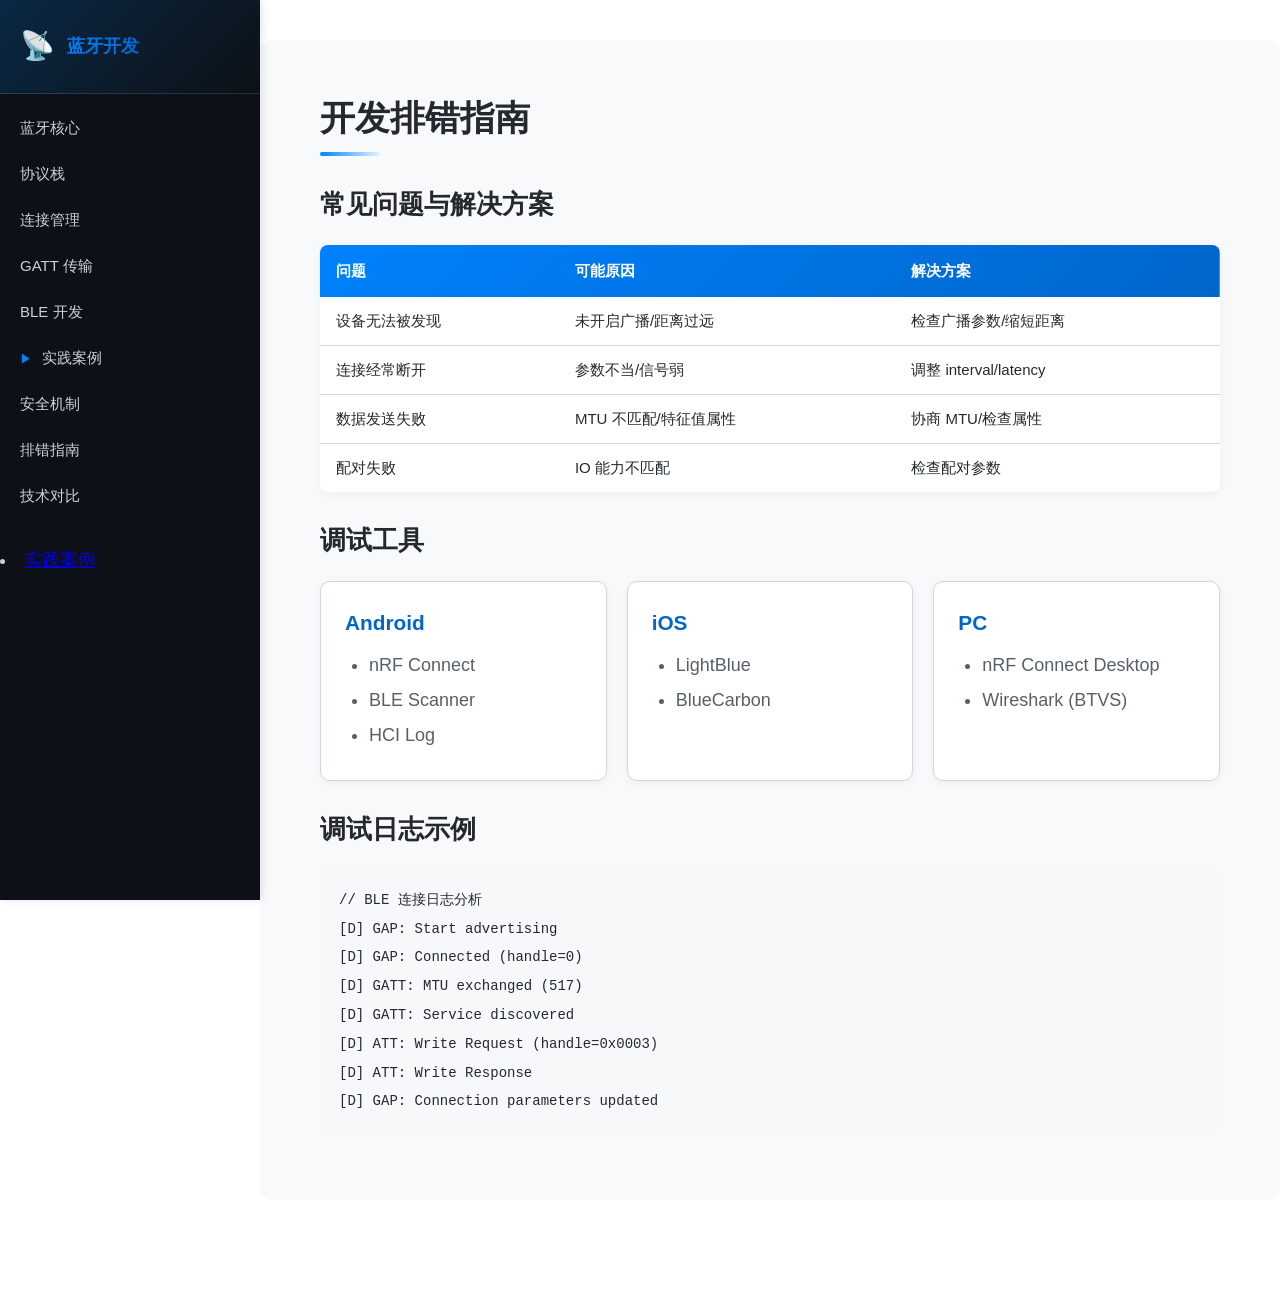
<file: chapters/troubleshooting.html>
<!DOCTYPE html>
<html lang="zh-CN">
<head>
    <meta charset="UTF-8">
    <meta name="viewport" content="width=device-width, initial-scale=1.0">
    <title>开发排错指南 - 蓝牙协议开发教程</title>
    <link rel="stylesheet" href="../css/styles.css">
    <link rel="stylesheet" href="../css/libs/prism-tomorrow.min.css">
    <script src="../js/libs/prism.min.js"></script>
    <link rel="icon" href="data:image/svg+xml,<svg xmlns='http://www.w3.org/2000/svg' viewBox='0 0 100 100'><text y='.9em' font-size='90'>📡</text></svg>">
</head>
<body>
    <nav class="sidebar">
        <div class="sidebar-header">
            <span class="sidebar-logo">📡</span>
            <span class="sidebar-title">蓝牙开发</span>
        </div>
        <ul class="tree-nav">
            <li><a href="intro.html">蓝牙核心</a></li>
            <li><a href="protocol-stack.html">协议栈</a></li>
            <li><a href="connection.html">连接管理</a></li>
            <li><a href="data.html">GATT 传输</a></li>
            <li><a href="ble.html">BLE 开发</a></li>
            <li>
                <details>
                    <summary>实践案例</summary>
                    <ul>
                        <li><a href="examples/index.html">案例概览</a></li>
                        <li><a href="examples/heart-rate.html">心率传感器</a></li>
                        <li><a href="examples/gps.html">GPS 追踪器</a></li>
                        <li><a href="examples/mouse.html">蓝牙鼠标</a></li>
                        <li><a href="examples/keyboard.html">蓝牙键盘</a></li>
                        <li><a href="examples/headset.html">蓝牙耳机</a></li>
                    </ul>
                </details>
            </li>
            <li><a href="security.html">安全机制</a></li>
            <li><a href="troubleshooting.html" class="active">排错指南</a></li>
            <li><a href="comparison.html">技术对比</a></li>
        </ul>
    </li>
    <li><a href="examples/index.html">实践案例</a>
        </ul>
    </nav>

    <main class="main">
        <section class="section section-gray">
            <h2>开发排错指南</h2>

            <h3>常见问题与解决方案</h3>
            <table class="table">
                <thead>
                    <tr>
                        <th>问题</th>
                        <th>可能原因</th>
                        <th>解决方案</th>
                    </tr>
                </thead>
                <tbody>
                    <tr>
                        <td>设备无法被发现</td>
                        <td>未开启广播/距离过远</td>
                        <td>检查广播参数/缩短距离</td>
                    </tr>
                    <tr>
                        <td>连接经常断开</td>
                        <td>参数不当/信号弱</td>
                        <td>调整 interval/latency</td>
                    </tr>
                    <tr>
                        <td>数据发送失败</td>
                        <td>MTU 不匹配/特征值属性</td>
                        <td>协商 MTU/检查属性</td>
                    </tr>
                    <tr>
                        <td>配对失败</td>
                        <td>IO 能力不匹配</td>
                        <td>检查配对参数</td>
                    </tr>
                </tbody>
            </table>

            <h3>调试工具</h3>
            <div class="grid">
                <div class="card">
                    <h3>Android</h3>
                    <ul>
                        <li>nRF Connect</li>
                        <li>BLE Scanner</li>
                        <li>HCI Log</li>
                    </ul>
                </div>
                <div class="card">
                    <h3>iOS</h3>
                    <ul>
                        <li>LightBlue</li>
                        <li>BlueCarbon</li>
                    </ul>
                </div>
                <div class="card">
                    <h3>PC</h3>
                    <ul>
                        <li>nRF Connect Desktop</li>
                        <li>Wireshark (BTVS)</li>
                    </ul>
                </div>
            </div>

            <h3>调试日志示例</h3>
            <pre><code>// BLE 连接日志分析
[D] GAP: Start advertising
[D] GAP: Connected (handle=0)
[D] GATT: MTU exchanged (517)
[D] GATT: Service discovered
[D] ATT: Write Request (handle=0x0003)
[D] ATT: Write Response
[D] GAP: Connection parameters updated</code></pre>
        </section>
    </main>

    <script src="../js/script.js"></script>
</body>
</html>
</file>
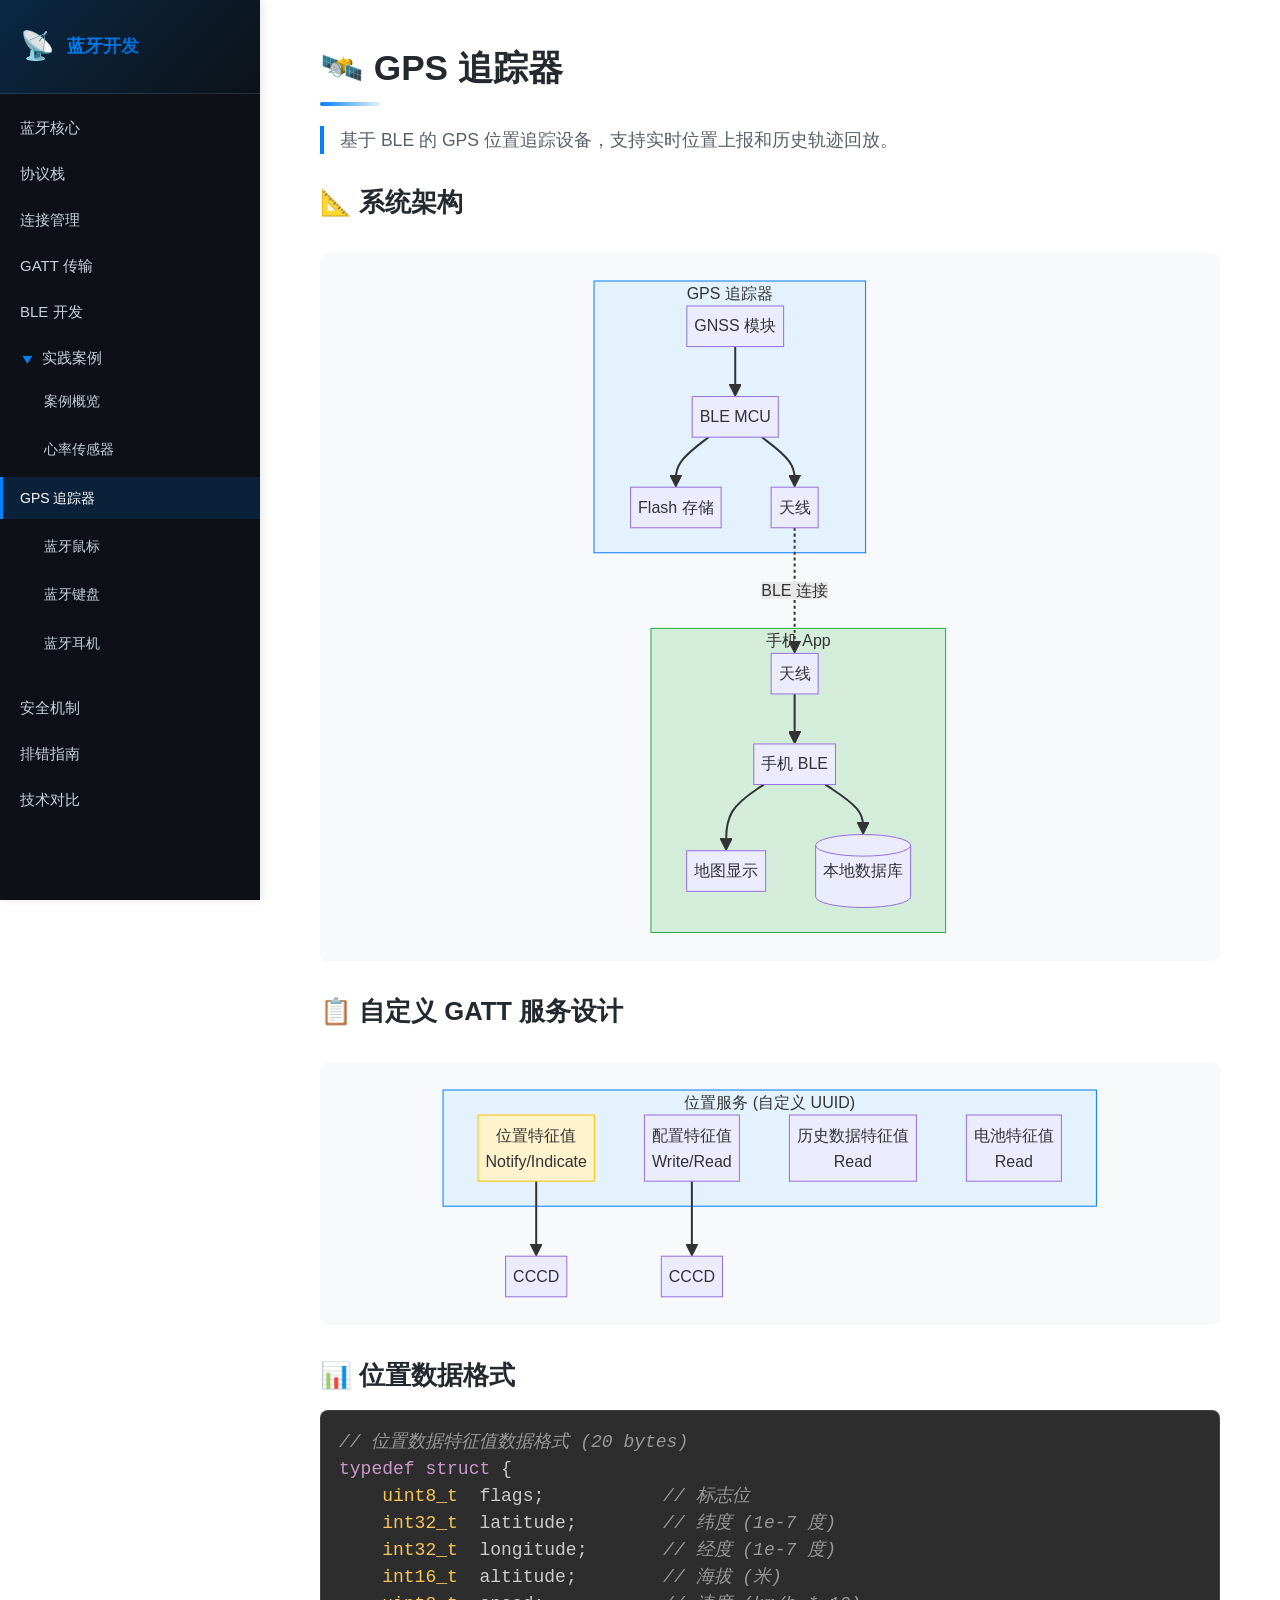
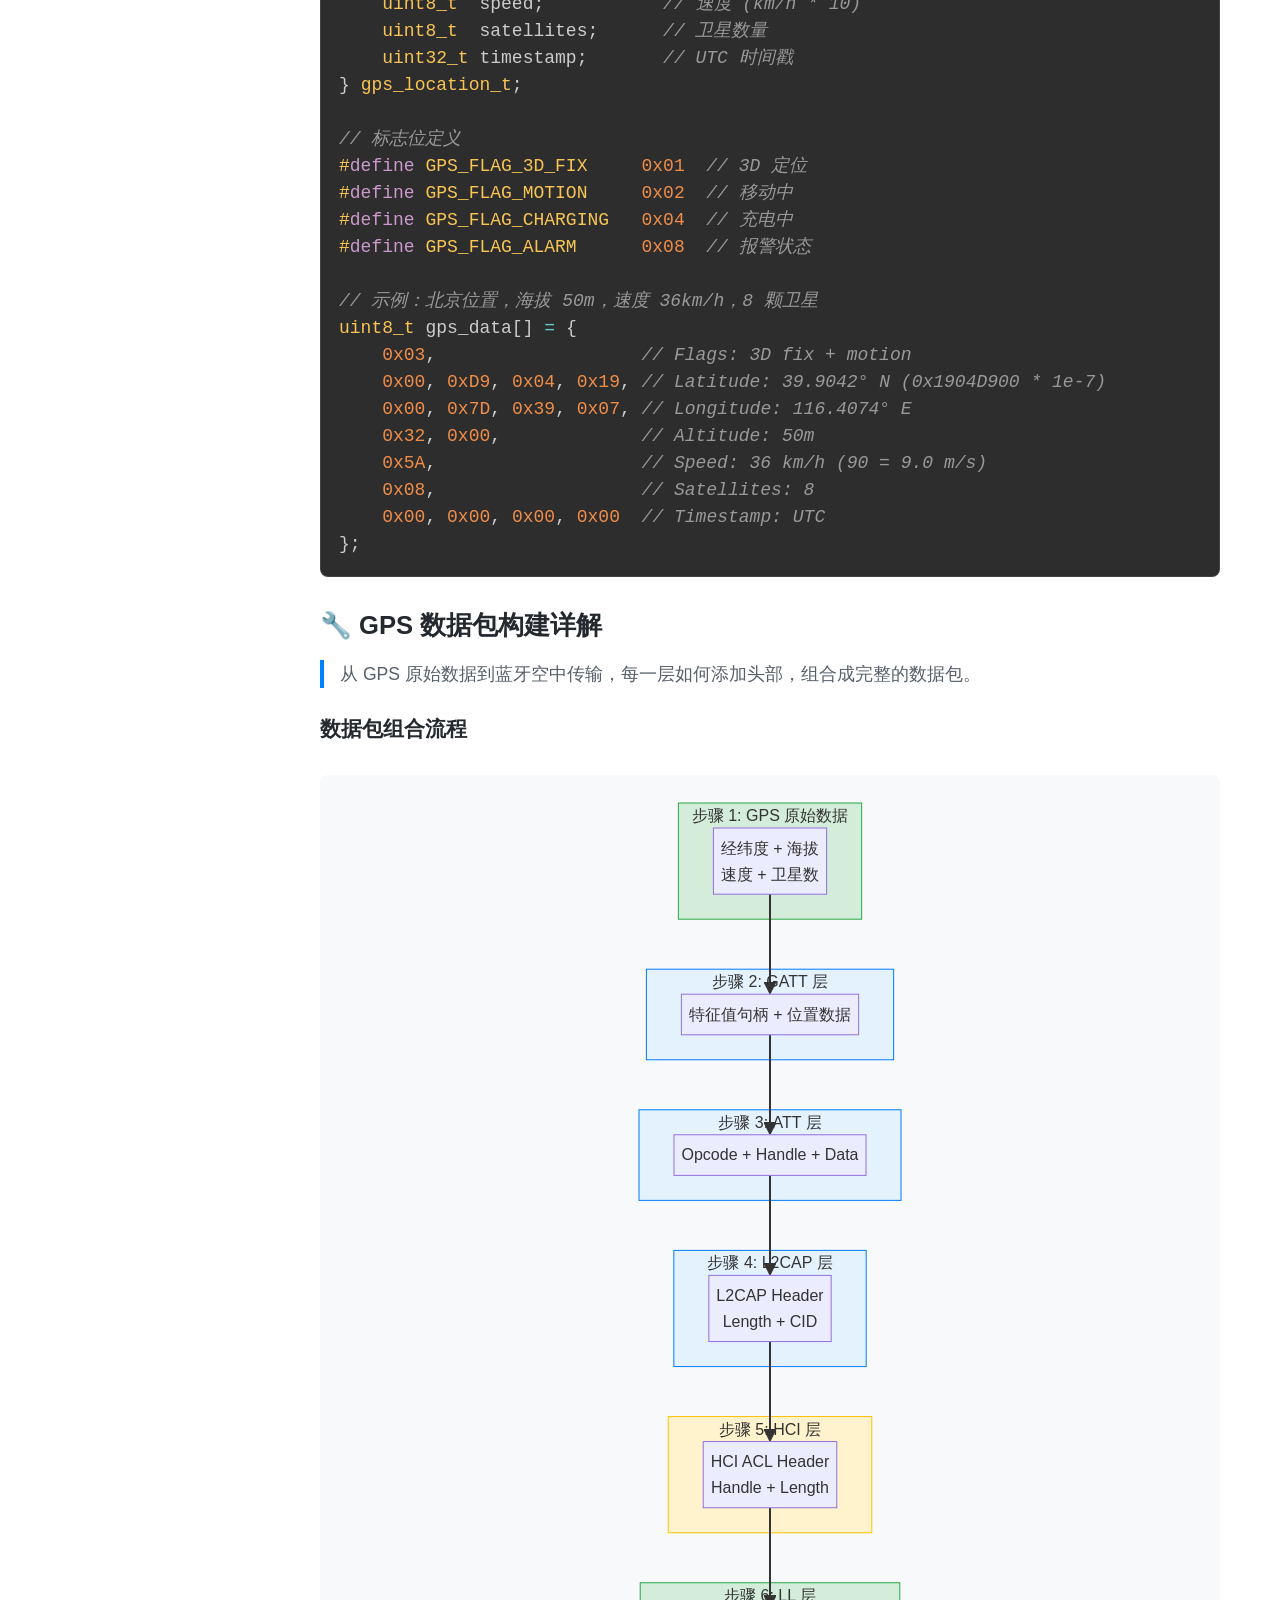
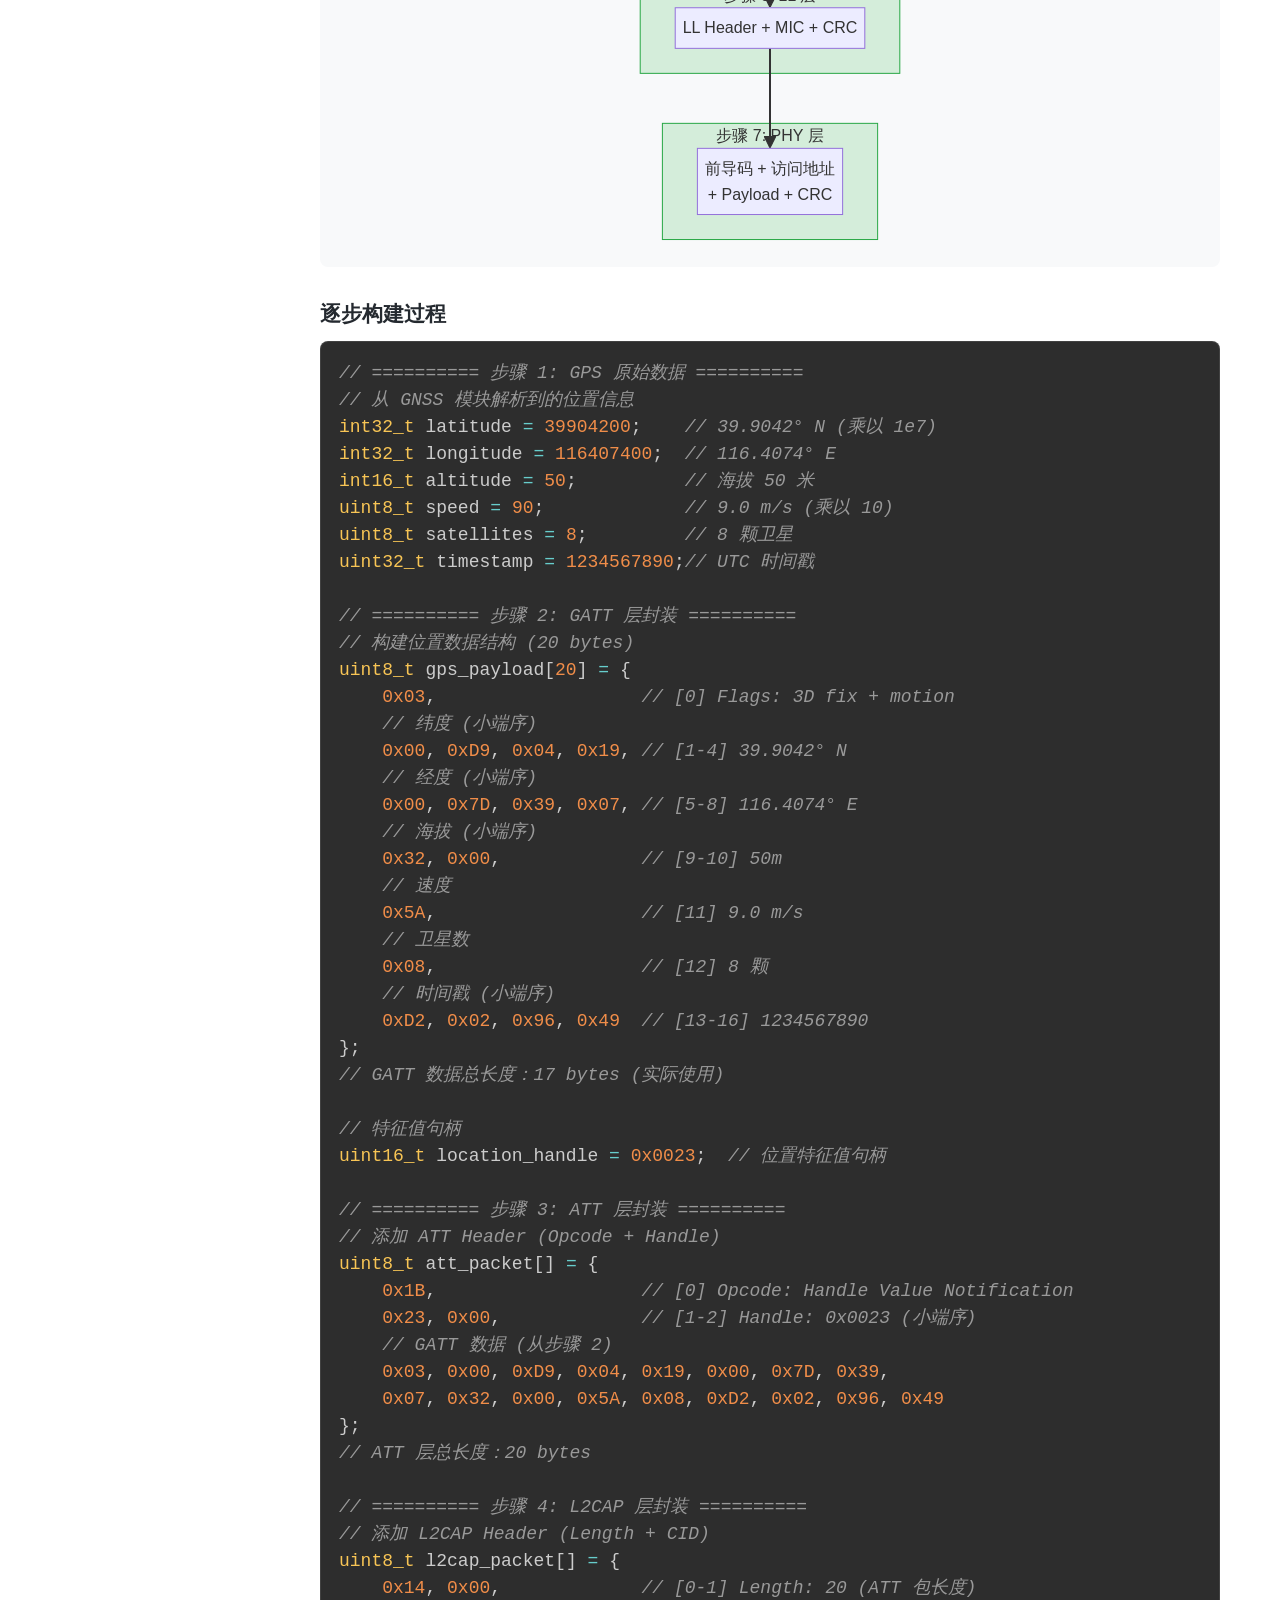
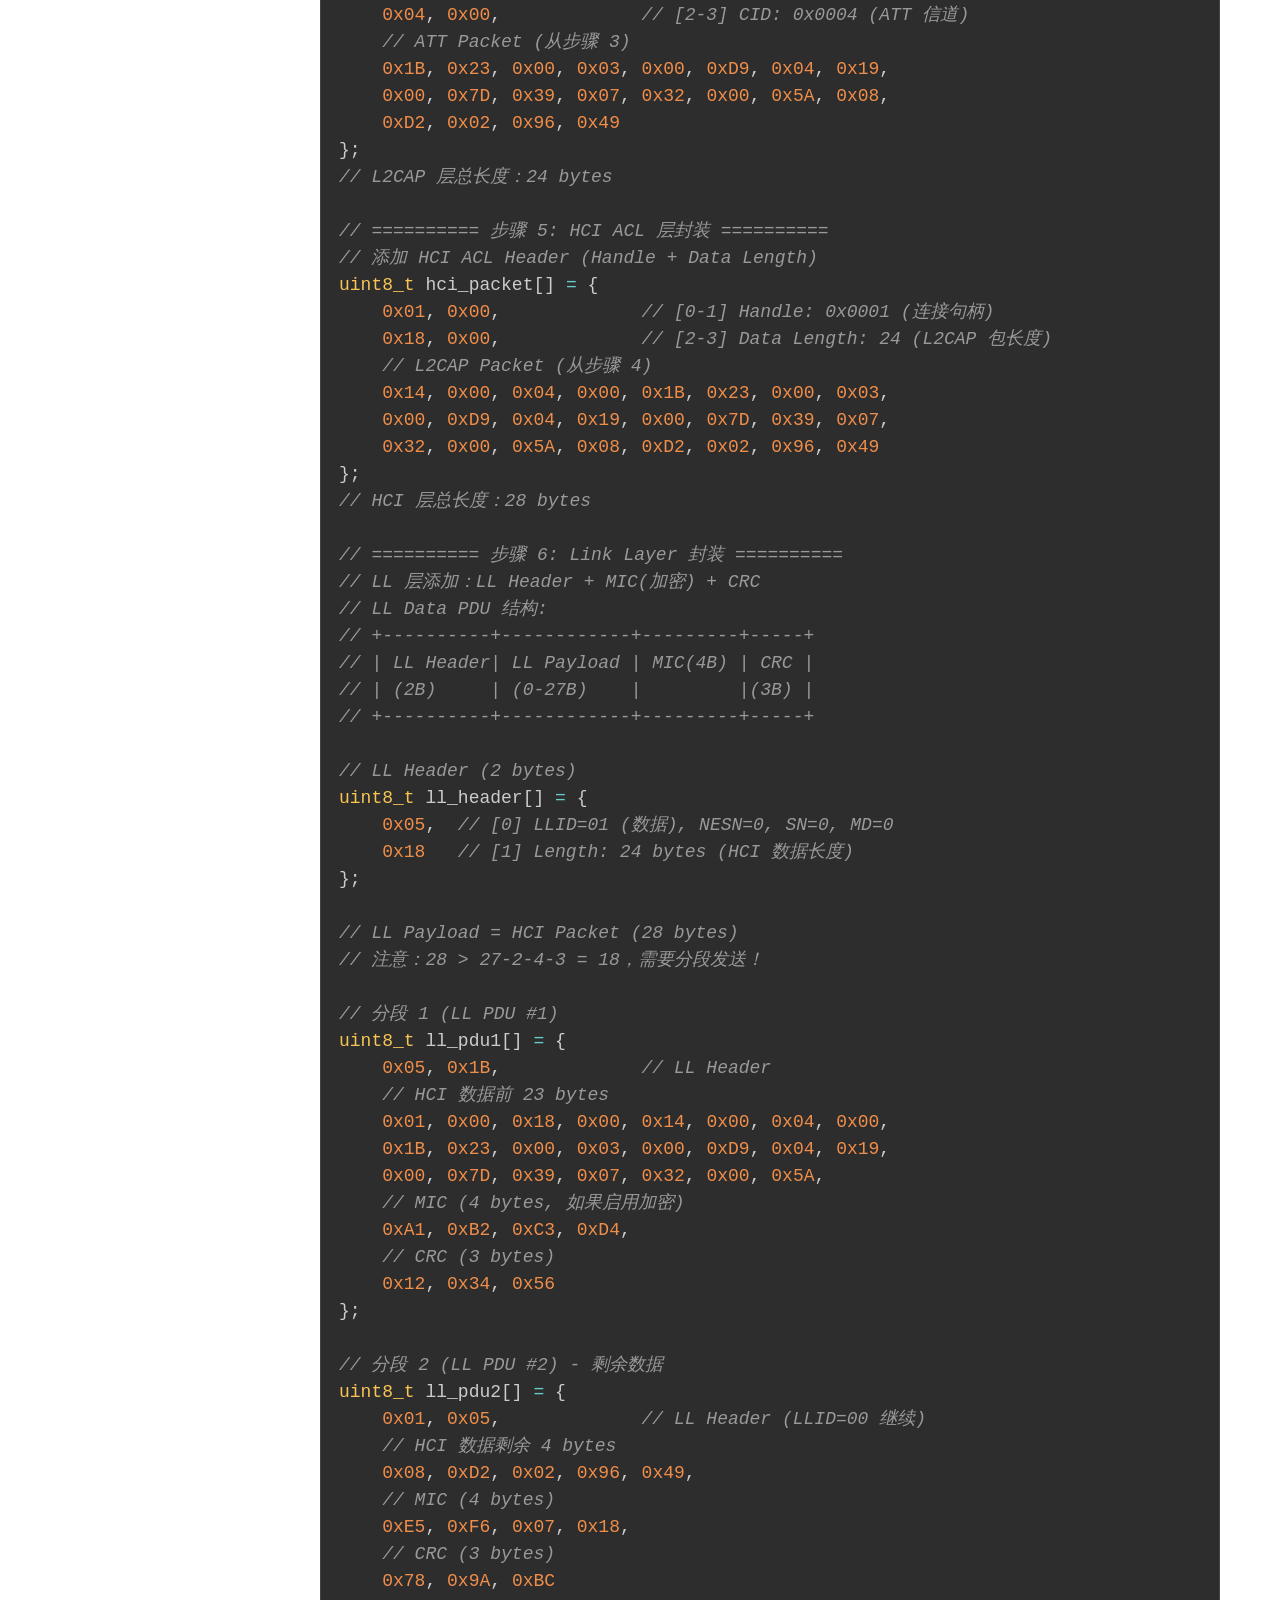
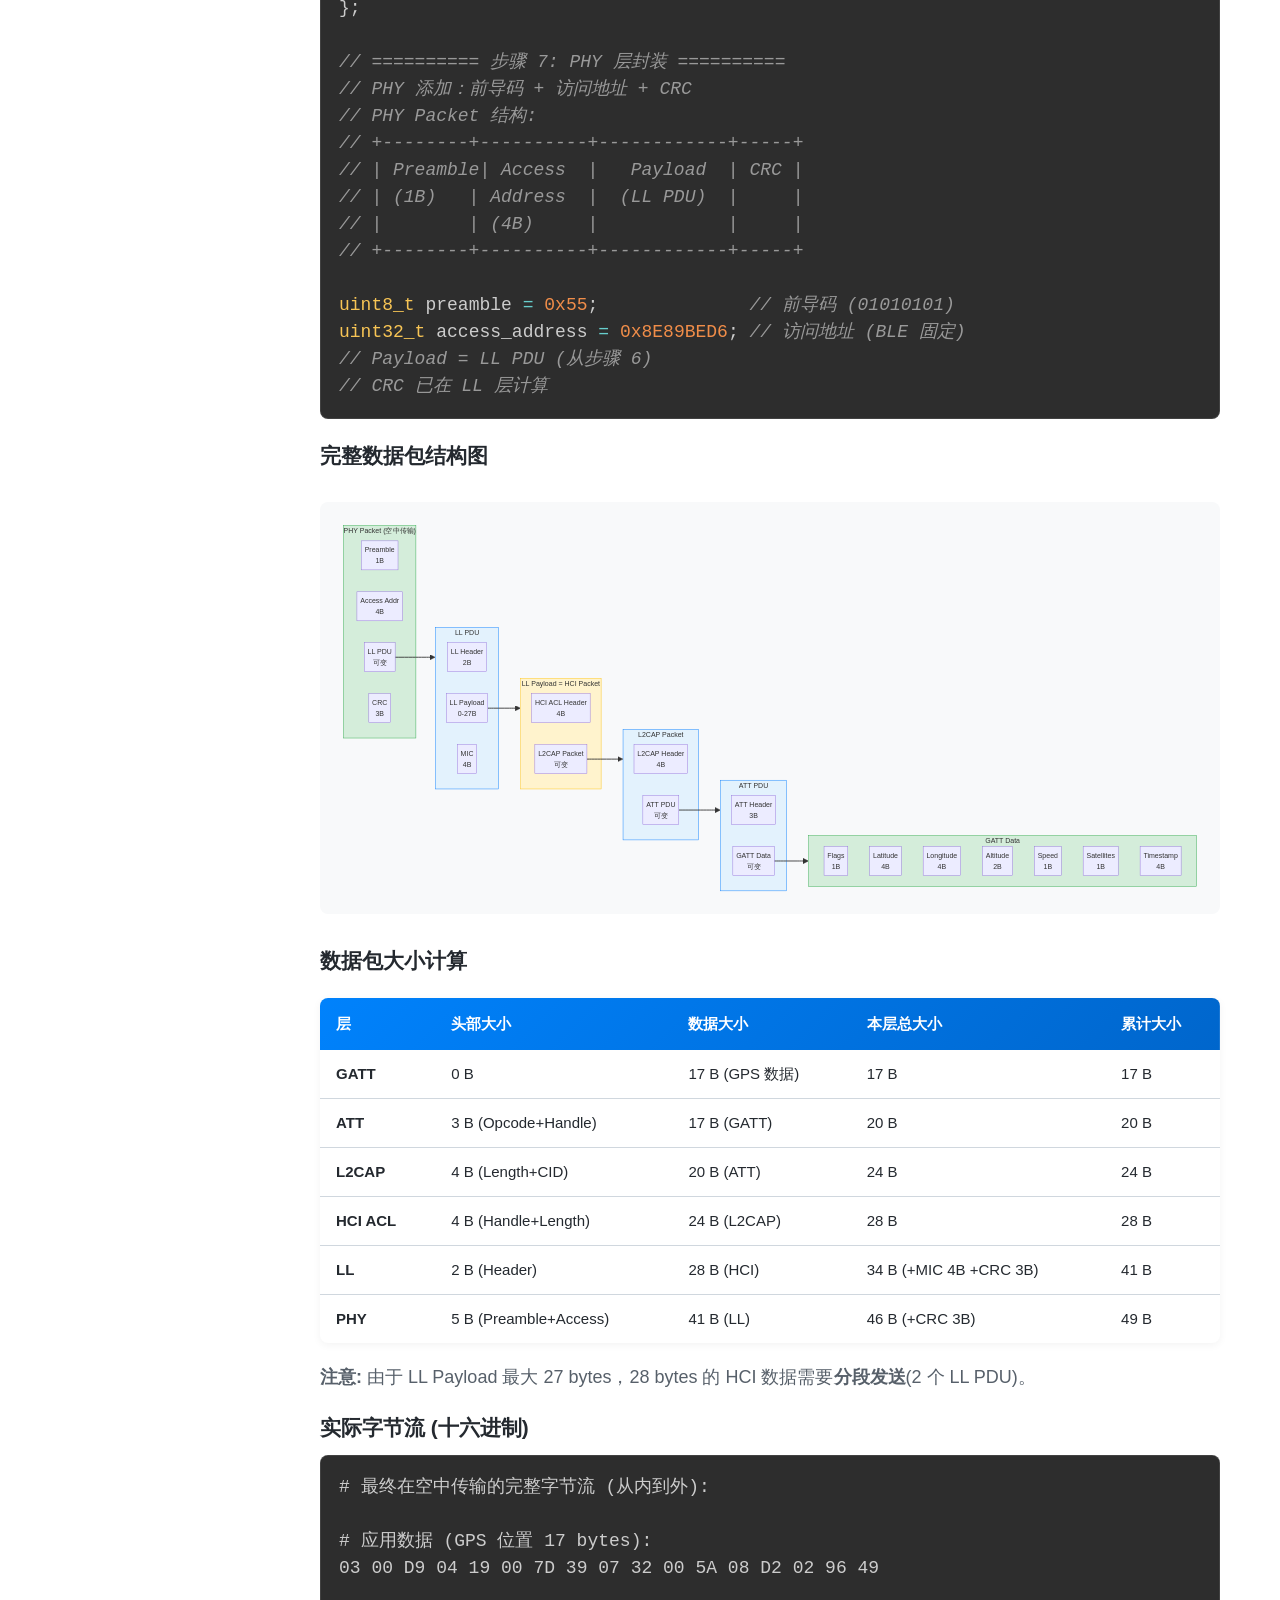
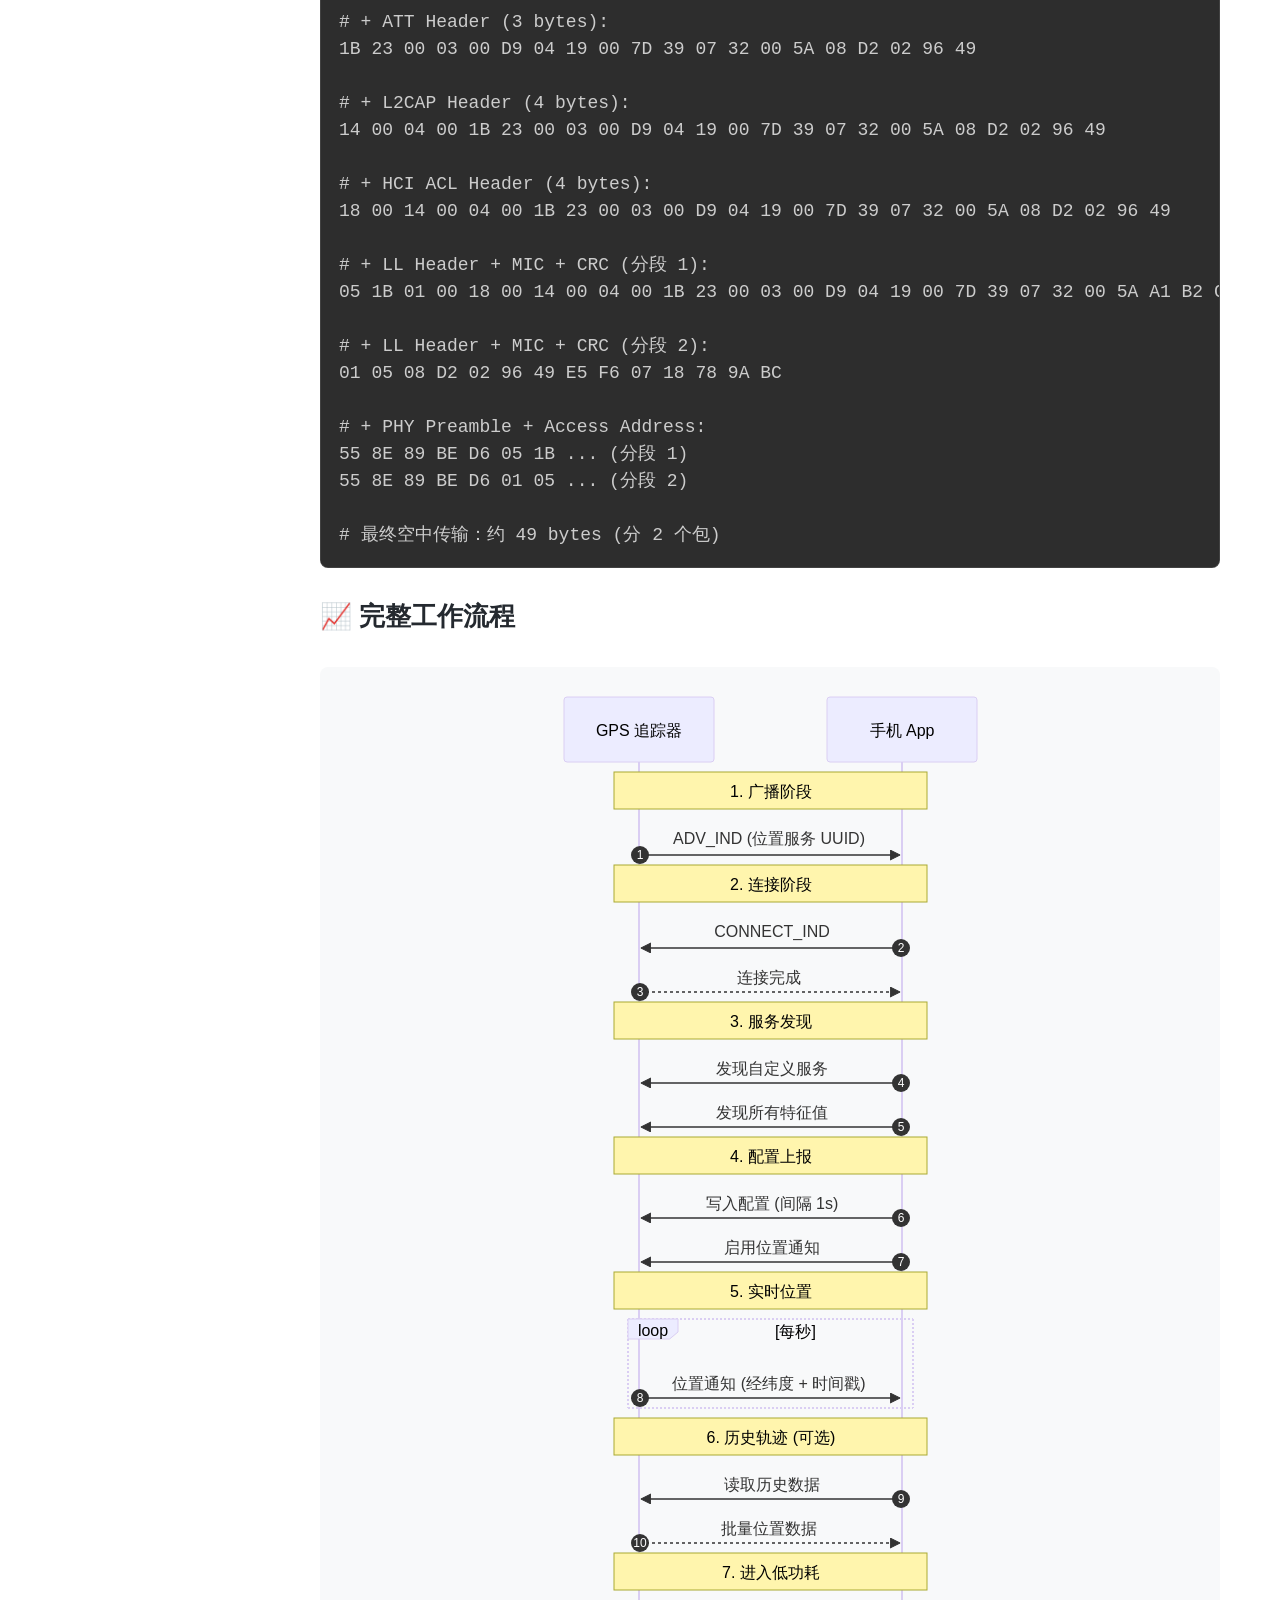
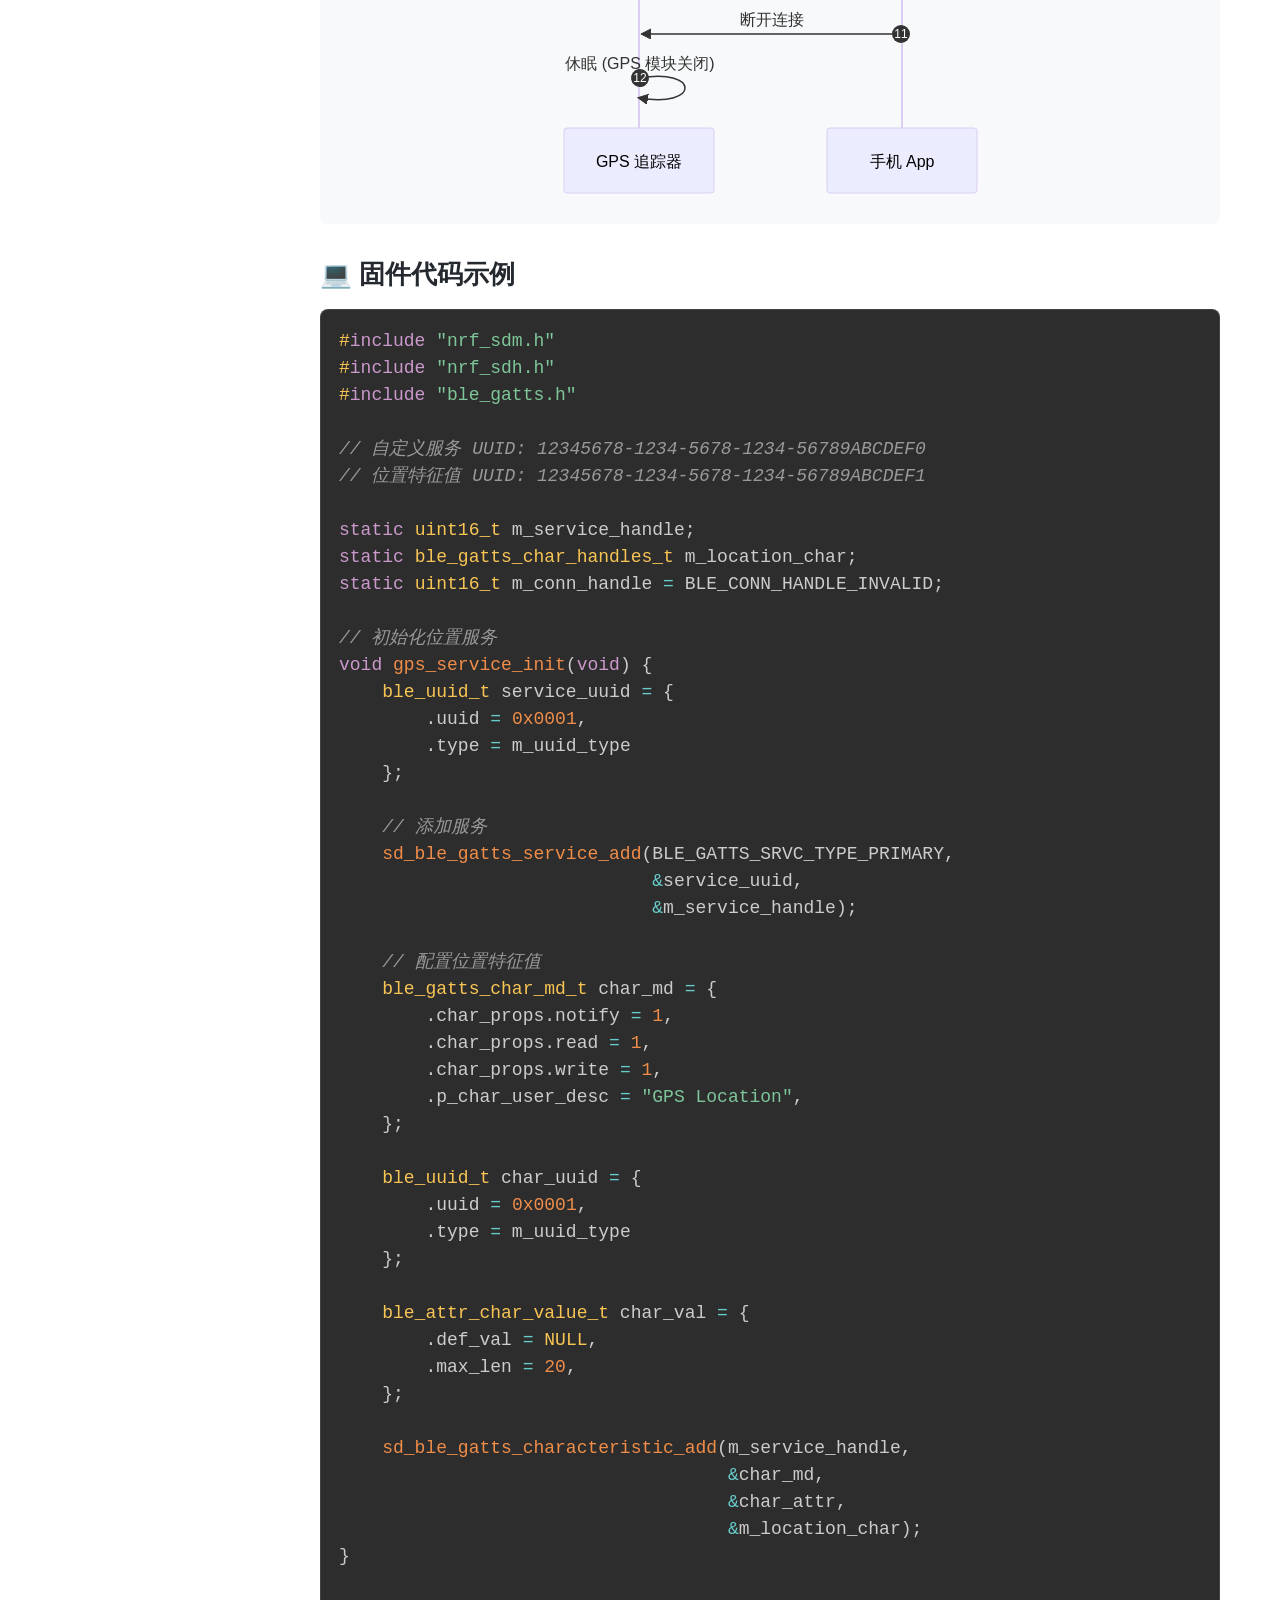
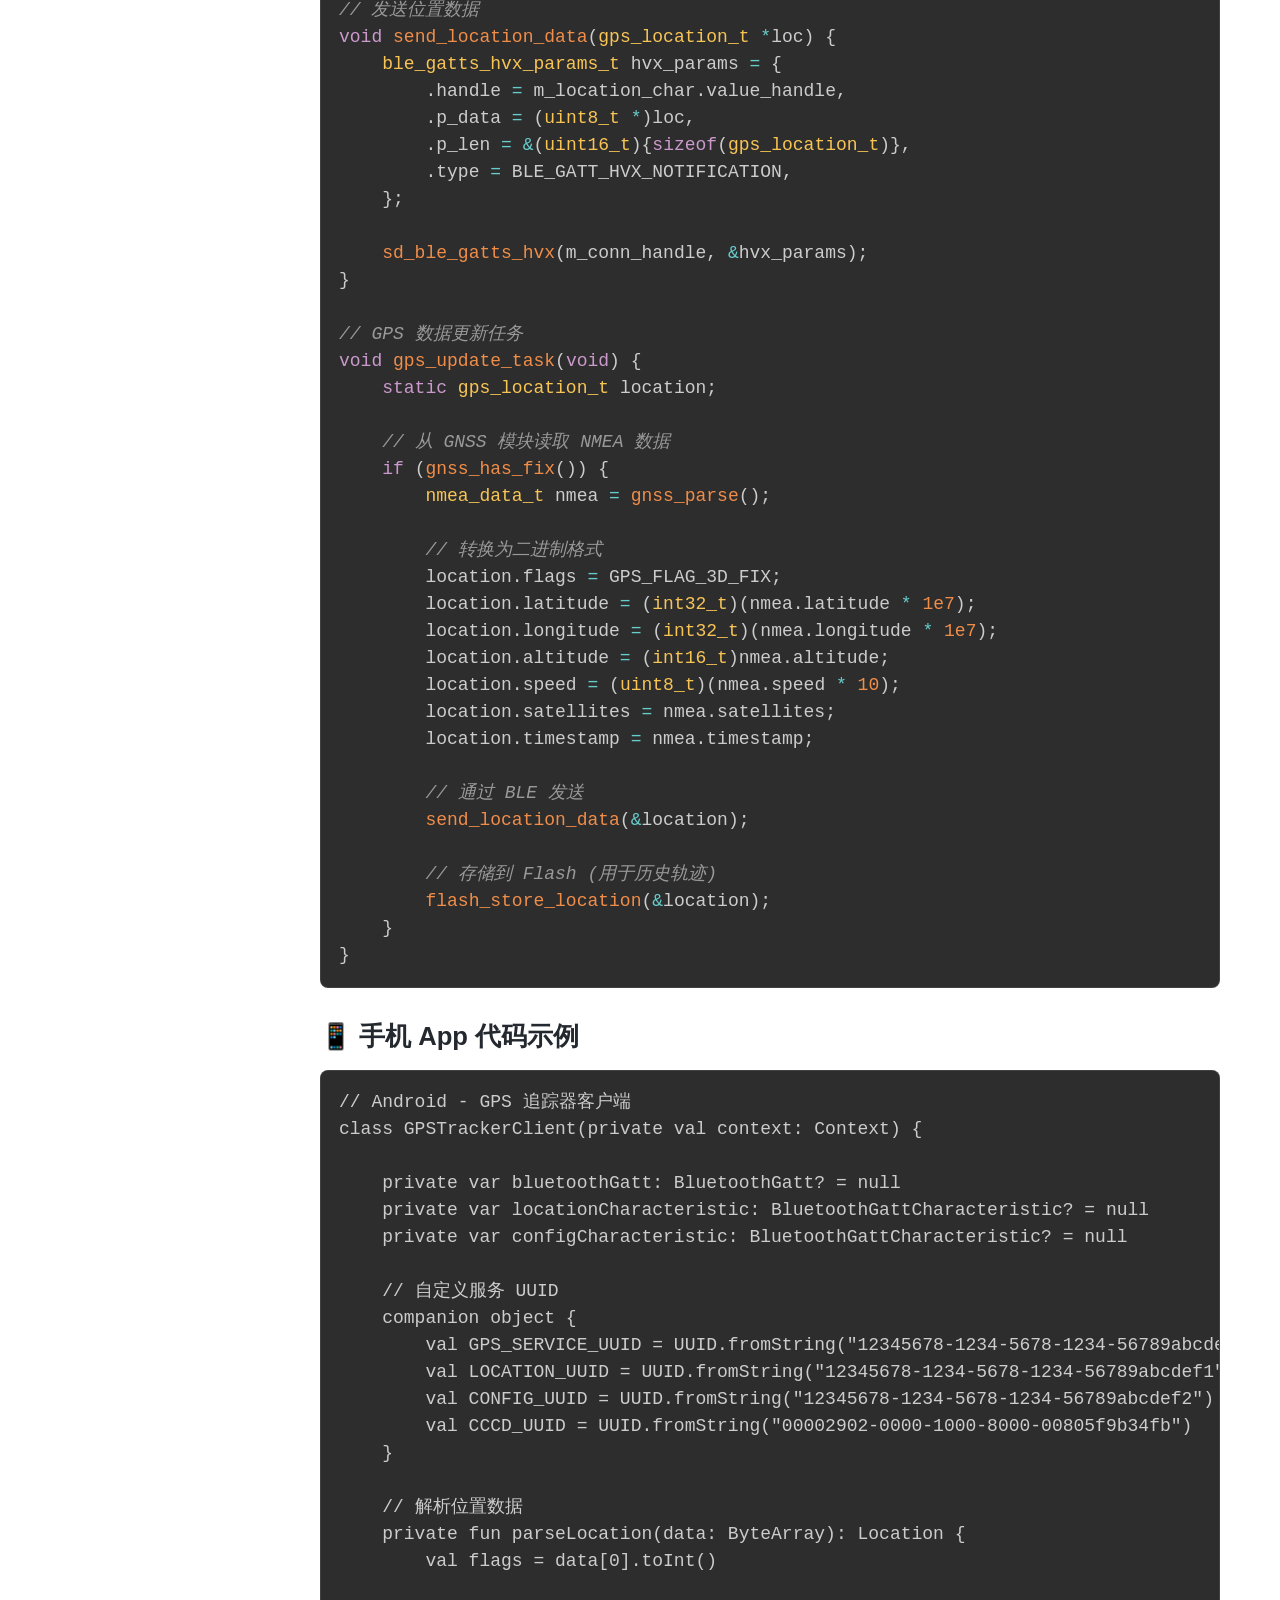
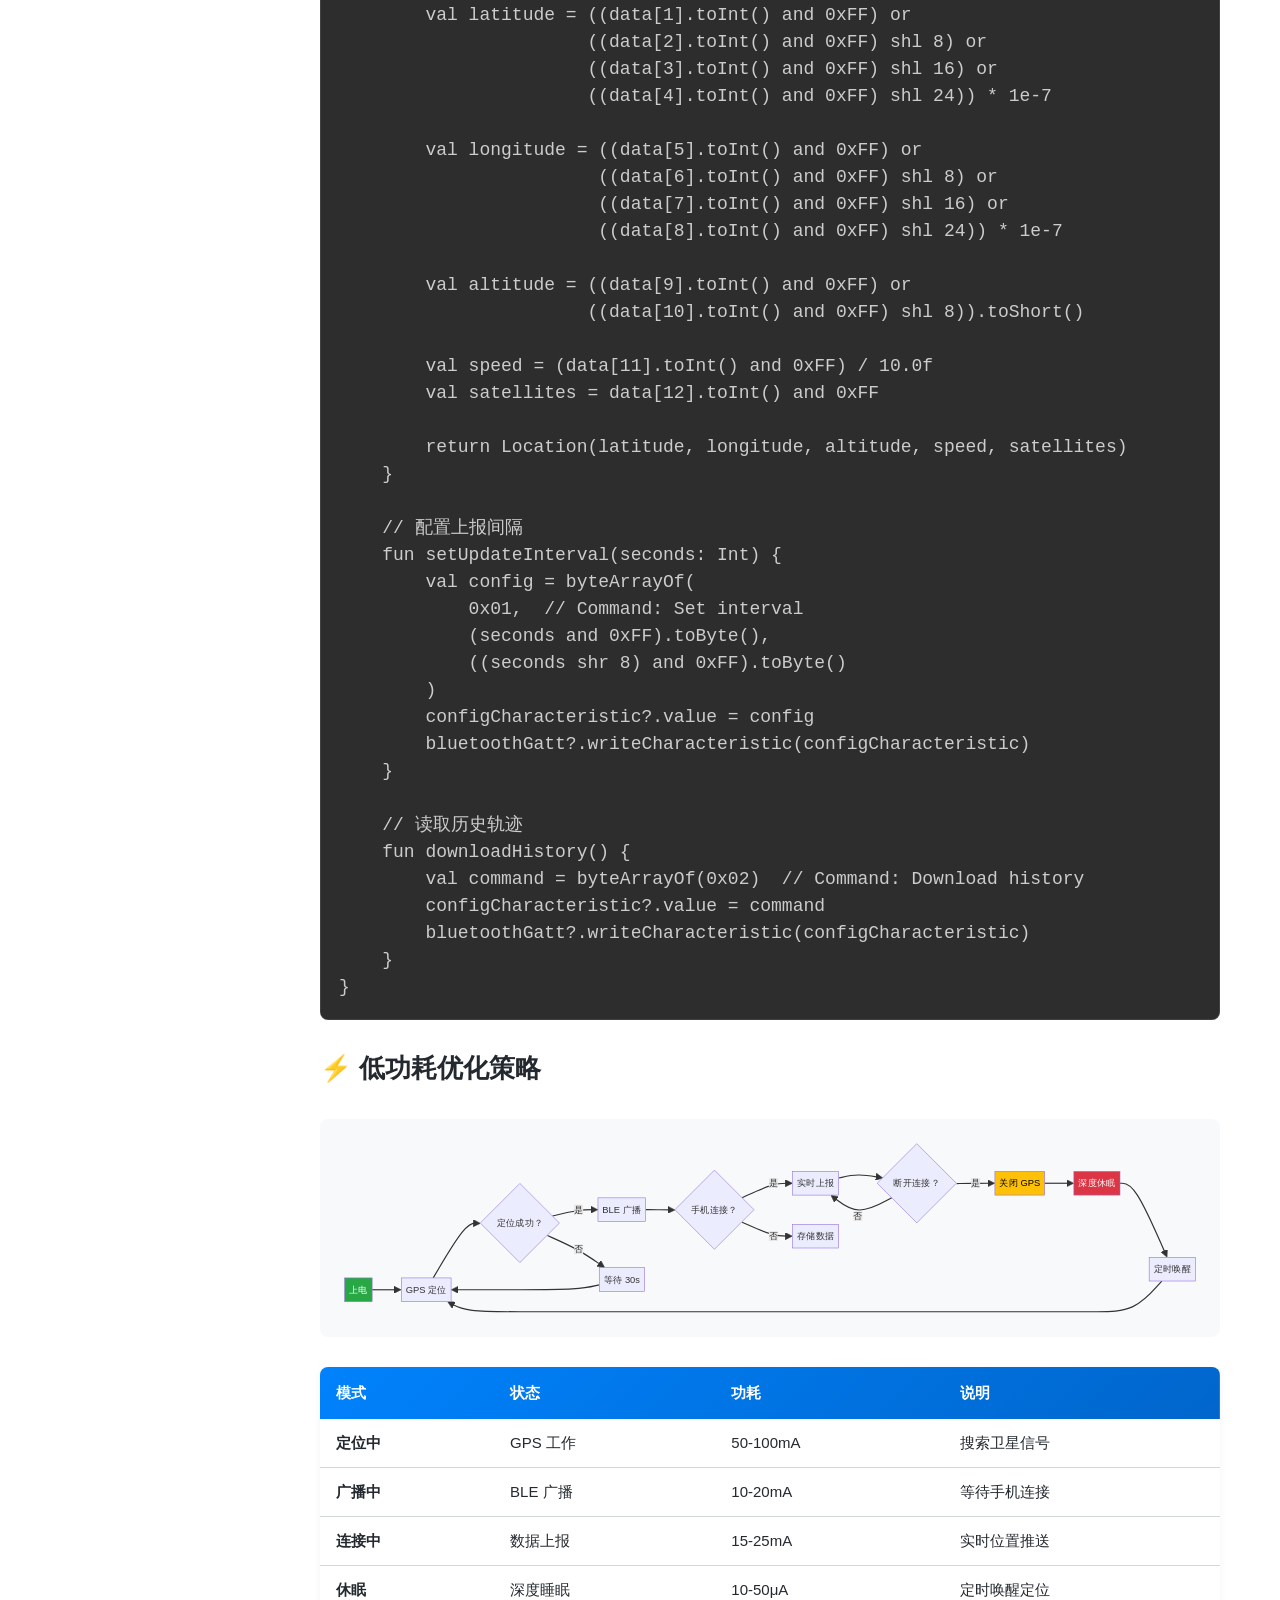
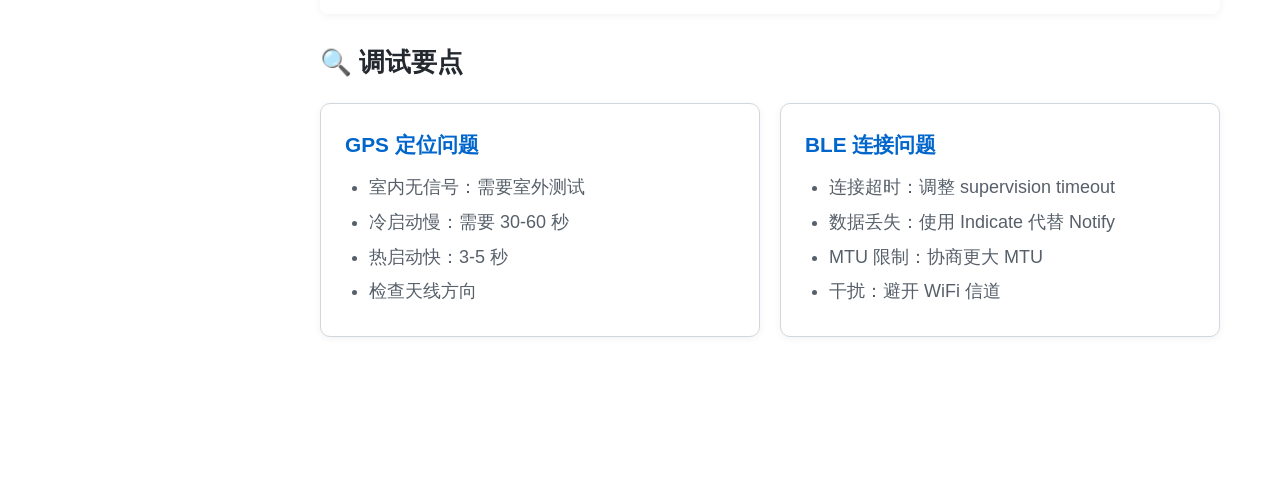
<file: chapters/examples/gps.html>
<!DOCTYPE html>
<html lang="zh-CN">
<head>
    <meta charset="UTF-8">
    <meta name="viewport" content="width=device-width, initial-scale=1.0">
    <title>GPS 追踪器 - 蓝牙协议开发教程</title>
    <link rel="stylesheet" href="../../css/styles.css">
    <link rel="stylesheet" href="../../css/libs/prism-tomorrow.min.css">
    <script src="../../js/libs/mermaid.min.js"></script>
    <script src="../../js/libs/prism.min.js"></script>
    <script src="../../js/libs/prism-c.min.js"></script>
    <link rel="icon" href="data:image/svg+xml,<svg xmlns='http://www.w3.org/2000/svg' viewBox='0 0 100 100'><text y='.9em' font-size='90'>📡</text></svg>">
</head>
<body>
    <nav class="sidebar">
        <div class="sidebar-header">
            <span class="sidebar-logo">📡</span>
            <span class="sidebar-title">蓝牙开发</span>
        </div>
        <ul class="tree-nav">
            <li><a href="../intro.html">蓝牙核心</a></li>
            <li><a href="../protocol-stack.html">协议栈</a></li>
            <li><a href="../connection.html">连接管理</a></li>
            <li><a href="../data.html">GATT 传输</a></li>
            <li><a href="../ble.html">BLE 开发</a></li>
            <li>
                <details open>
                    <summary>实践案例</summary>
                    <ul>
                        <li><a href="index.html">案例概览</a></li>
                        <li><a href="heart-rate.html">心率传感器</a></li>
                        <li><a href="gps.html" class="active">GPS 追踪器</a></li>
                        <li><a href="mouse.html">蓝牙鼠标</a></li>
                        <li><a href="keyboard.html">蓝牙键盘</a></li>
                        <li><a href="headset.html">蓝牙耳机</a></li>
                    </ul>
                </details>
            </li>
            <li><a href="../security.html">安全机制</a></li>
            <li><a href="../troubleshooting.html">排错指南</a></li>
            <li><a href="../comparison.html">技术对比</a></li>
        </ul>
    </nav>

    <main class="main">
        <section class="section">
            <h2>🛰️ GPS 追踪器</h2>
            <p class="lead">基于 BLE 的 GPS 位置追踪设备，支持实时位置上报和历史轨迹回放。</p>

            <h3>📐 系统架构</h3>
            <div class="mermaid">
flowchart TB
    subgraph GPS["GPS 追踪器"]
        GNSS[GNSS 模块] --> MCU[BLE MCU]
        MCU --> FLASH[Flash 存储]
        MCU --> ANT[天线]
    end
    
    subgraph Phone["手机 App"]
        ANT2[天线] --> MCU2[手机 BLE]
        MCU2 --> MAP[地图显示]
        MCU2 --> DB[(本地数据库)]
    end
    
    ANT -.->|BLE 连接 | ANT2
    
    style GPS fill:#e3f2fd,stroke:#007bff
    style Phone fill:#d4edda,stroke:#28a745
            </div>

            <h3>📋 自定义 GATT 服务设计</h3>
            <div class="mermaid">
flowchart TB
    subgraph Service["位置服务 (自定义 UUID)"]
        LOC[位置特征值<br/>Notify/Indicate]
        CFG[配置特征值<br/>Write/Read]
        HIST[历史数据特征值<br/>Read]
        BATT[电池特征值<br/>Read]
    end
    
    LOC --> CCCD1[CCCD]
    CFG --> CCCD2[CCCD]
    
    style Service fill:#e3f2fd,stroke:#007bff
    style LOC fill:#fff3cd,stroke:#ffc107
            </div>

            <h3>📊 位置数据格式</h3>
            <pre><code class="language-c">// 位置数据特征值数据格式 (20 bytes)
typedef struct {
    uint8_t  flags;           // 标志位
    int32_t  latitude;        // 纬度 (1e-7 度)
    int32_t  longitude;       // 经度 (1e-7 度)
    int16_t  altitude;        // 海拔 (米)
    uint8_t  speed;           // 速度 (km/h * 10)
    uint8_t  satellites;      // 卫星数量
    uint32_t timestamp;       // UTC 时间戳
} gps_location_t;

// 标志位定义
#define GPS_FLAG_3D_FIX     0x01  // 3D 定位
#define GPS_FLAG_MOTION     0x02  // 移动中
#define GPS_FLAG_CHARGING   0x04  // 充电中
#define GPS_FLAG_ALARM      0x08  // 报警状态

// 示例：北京位置，海拔 50m，速度 36km/h，8 颗卫星
uint8_t gps_data[] = {
    0x03,                   // Flags: 3D fix + motion
    0x00, 0xD9, 0x04, 0x19, // Latitude: 39.9042° N (0x1904D900 * 1e-7)
    0x00, 0x7D, 0x39, 0x07, // Longitude: 116.4074° E
    0x32, 0x00,             // Altitude: 50m
    0x5A,                   // Speed: 36 km/h (90 = 9.0 m/s)
    0x08,                   // Satellites: 8
    0x00, 0x00, 0x00, 0x00  // Timestamp: UTC
};</code></pre>

            <h3>🔧 GPS 数据包构建详解</h3>
            <p class="lead">从 GPS 原始数据到蓝牙空中传输，每一层如何添加头部，组合成完整的数据包。</p>

            <h4>数据包组合流程</h4>
            <div class="mermaid">
flowchart TB
    subgraph Step1["步骤 1: GPS 原始数据"]
        A1["经纬度 + 海拔<br/>速度 + 卫星数"]
    end
    
    subgraph Step2["步骤 2: GATT 层"]
        A2["特征值句柄 + 位置数据"]
    end
    
    subgraph Step3["步骤 3: ATT 层"]
        A3["Opcode + Handle + Data"]
    end
    
    subgraph Step4["步骤 4: L2CAP 层"]
        A4["L2CAP Header<br/>Length + CID"]
    end
    
    subgraph Step5["步骤 5: HCI 层"]
        A5["HCI ACL Header<br/>Handle + Length"]
    end
    
    subgraph Step6["步骤 6: LL 层"]
        A6["LL Header + MIC + CRC"]
    end
    
    subgraph Step7["步骤 7: PHY 层"]
        A7["前导码 + 访问地址<br/>+ Payload + CRC"]
    end
    
    A1 --> A2
    A2 --> A3
    A3 --> A4
    A4 --> A5
    A5 --> A6
    A6 --> A7
    
    style Step1 fill:#d4edda,stroke:#28a745
    style Step2 fill:#e3f2fd,stroke:#007bff
    style Step3 fill:#e3f2fd,stroke:#007bff
    style Step4 fill:#e3f2fd,stroke:#007bff
    style Step5 fill:#fff3cd,stroke:#ffc107
    style Step6 fill:#d4edda,stroke:#28a745
    style Step7 fill:#d4edda,stroke:#28a745
            </div>

            <h4>逐步构建过程</h4>
            <pre><code class="language-c">// ========== 步骤 1: GPS 原始数据 ==========
// 从 GNSS 模块解析到的位置信息
int32_t latitude = 39904200;    // 39.9042° N (乘以 1e7)
int32_t longitude = 116407400;  // 116.4074° E
int16_t altitude = 50;          // 海拔 50 米
uint8_t speed = 90;             // 9.0 m/s (乘以 10)
uint8_t satellites = 8;         // 8 颗卫星
uint32_t timestamp = 1234567890;// UTC 时间戳

// ========== 步骤 2: GATT 层封装 ==========
// 构建位置数据结构 (20 bytes)
uint8_t gps_payload[20] = {
    0x03,                   // [0] Flags: 3D fix + motion
    // 纬度 (小端序)
    0x00, 0xD9, 0x04, 0x19, // [1-4] 39.9042° N
    // 经度 (小端序)
    0x00, 0x7D, 0x39, 0x07, // [5-8] 116.4074° E
    // 海拔 (小端序)
    0x32, 0x00,             // [9-10] 50m
    // 速度
    0x5A,                   // [11] 9.0 m/s
    // 卫星数
    0x08,                   // [12] 8 颗
    // 时间戳 (小端序)
    0xD2, 0x02, 0x96, 0x49  // [13-16] 1234567890
};
// GATT 数据总长度：17 bytes (实际使用)

// 特征值句柄
uint16_t location_handle = 0x0023;  // 位置特征值句柄

// ========== 步骤 3: ATT 层封装 ==========
// 添加 ATT Header (Opcode + Handle)
uint8_t att_packet[] = {
    0x1B,                   // [0] Opcode: Handle Value Notification
    0x23, 0x00,             // [1-2] Handle: 0x0023 (小端序)
    // GATT 数据 (从步骤 2)
    0x03, 0x00, 0xD9, 0x04, 0x19, 0x00, 0x7D, 0x39, 
    0x07, 0x32, 0x00, 0x5A, 0x08, 0xD2, 0x02, 0x96, 0x49
};
// ATT 层总长度：20 bytes

// ========== 步骤 4: L2CAP 层封装 ==========
// 添加 L2CAP Header (Length + CID)
uint8_t l2cap_packet[] = {
    0x14, 0x00,             // [0-1] Length: 20 (ATT 包长度)
    0x04, 0x00,             // [2-3] CID: 0x0004 (ATT 信道)
    // ATT Packet (从步骤 3)
    0x1B, 0x23, 0x00, 0x03, 0x00, 0xD9, 0x04, 0x19,
    0x00, 0x7D, 0x39, 0x07, 0x32, 0x00, 0x5A, 0x08,
    0xD2, 0x02, 0x96, 0x49
};
// L2CAP 层总长度：24 bytes

// ========== 步骤 5: HCI ACL 层封装 ==========
// 添加 HCI ACL Header (Handle + Data Length)
uint8_t hci_packet[] = {
    0x01, 0x00,             // [0-1] Handle: 0x0001 (连接句柄)
    0x18, 0x00,             // [2-3] Data Length: 24 (L2CAP 包长度)
    // L2CAP Packet (从步骤 4)
    0x14, 0x00, 0x04, 0x00, 0x1B, 0x23, 0x00, 0x03,
    0x00, 0xD9, 0x04, 0x19, 0x00, 0x7D, 0x39, 0x07,
    0x32, 0x00, 0x5A, 0x08, 0xD2, 0x02, 0x96, 0x49
};
// HCI 层总长度：28 bytes

// ========== 步骤 6: Link Layer 封装 ==========
// LL 层添加：LL Header + MIC(加密) + CRC
// LL Data PDU 结构:
// +----------+------------+---------+-----+
// | LL Header| LL Payload | MIC(4B) | CRC |
// | (2B)     | (0-27B)    |         |(3B) |
// +----------+------------+---------+-----+

// LL Header (2 bytes)
uint8_t ll_header[] = {
    0x05,  // [0] LLID=01 (数据), NESN=0, SN=0, MD=0
    0x18   // [1] Length: 24 bytes (HCI 数据长度)
};

// LL Payload = HCI Packet (28 bytes)
// 注意：28 > 27-2-4-3 = 18，需要分段发送！

// 分段 1 (LL PDU #1)
uint8_t ll_pdu1[] = {
    0x05, 0x1B,             // LL Header
    // HCI 数据前 23 bytes
    0x01, 0x00, 0x18, 0x00, 0x14, 0x00, 0x04, 0x00,
    0x1B, 0x23, 0x00, 0x03, 0x00, 0xD9, 0x04, 0x19,
    0x00, 0x7D, 0x39, 0x07, 0x32, 0x00, 0x5A,
    // MIC (4 bytes, 如果启用加密)
    0xA1, 0xB2, 0xC3, 0xD4,
    // CRC (3 bytes)
    0x12, 0x34, 0x56
};

// 分段 2 (LL PDU #2) - 剩余数据
uint8_t ll_pdu2[] = {
    0x01, 0x05,             // LL Header (LLID=00 继续)
    // HCI 数据剩余 4 bytes
    0x08, 0xD2, 0x02, 0x96, 0x49,
    // MIC (4 bytes)
    0xE5, 0xF6, 0x07, 0x18,
    // CRC (3 bytes)
    0x78, 0x9A, 0xBC
};

// ========== 步骤 7: PHY 层封装 ==========
// PHY 添加：前导码 + 访问地址 + CRC
// PHY Packet 结构:
// +--------+----------+------------+-----+
// | Preamble| Access  |   Payload  | CRC |
// | (1B)   | Address  |  (LL PDU)  |     |
// |        | (4B)     |            |     |
// +--------+----------+------------+-----+

uint8_t preamble = 0x55;              // 前导码 (01010101)
uint32_t access_address = 0x8E89BED6; // 访问地址 (BLE 固定)
// Payload = LL PDU (从步骤 6)
// CRC 已在 LL 层计算</code></pre>

            <h4>完整数据包结构图</h4>
            <div class="mermaid">
flowchart LR
    subgraph PHY_Packet["PHY Packet (空中传输)"]
        P1["Preamble<br/>1B"]
        P2["Access Addr<br/>4B"]
        P3["LL PDU<br/>可变"]
        P4["CRC<br/>3B"]
    end
    
    subgraph LL_PDU["LL PDU"]
        L1["LL Header<br/>2B"]
        L2["LL Payload<br/>0-27B"]
        L3["MIC<br/>4B"]
    end
    
    subgraph LL_Payload["LL Payload = HCI Packet"]
        H1["HCI ACL Header<br/>4B"]
        H2["L2CAP Packet<br/>可变"]
    end
    
    subgraph L2CAP["L2CAP Packet"]
        C1["L2CAP Header<br/>4B"]
        C2["ATT PDU<br/>可变"]
    end
    
    subgraph ATT["ATT PDU"]
        A1["ATT Header<br/>3B"]
        A2["GATT Data<br/>可变"]
    end
    
    subgraph GATT["GATT Data"]
        G1["Flags<br/>1B"]
        G2["Latitude<br/>4B"]
        G3["Longitude<br/>4B"]
        G4["Altitude<br/>2B"]
        G5["Speed<br/>1B"]
        G6["Satellites<br/>1B"]
        G7["Timestamp<br/>4B"]
    end
    
    P3 --> LL_PDU
    L2 --> LL_Payload
    H2 --> L2CAP
    C2 --> ATT
    A2 --> GATT
    
    style PHY_Packet fill:#d4edda,stroke:#28a745
    style LL_PDU fill:#e3f2fd,stroke:#007bff
    style LL_Payload fill:#fff3cd,stroke:#ffc107
    style L2CAP fill:#e3f2fd,stroke:#007bff
    style ATT fill:#e3f2fd,stroke:#007bff
    style GATT fill:#d4edda,stroke:#28a745
            </div>

            <h4>数据包大小计算</h4>
            <table class="table">
                <thead>
                    <tr>
                        <th>层</th>
                        <th>头部大小</th>
                        <th>数据大小</th>
                        <th>本层总大小</th>
                        <th>累计大小</th>
                    </tr>
                </thead>
                <tbody>
                    <tr>
                        <td><strong>GATT</strong></td>
                        <td>0 B</td>
                        <td>17 B (GPS 数据)</td>
                        <td>17 B</td>
                        <td>17 B</td>
                    </tr>
                    <tr>
                        <td><strong>ATT</strong></td>
                        <td>3 B (Opcode+Handle)</td>
                        <td>17 B (GATT)</td>
                        <td>20 B</td>
                        <td>20 B</td>
                    </tr>
                    <tr>
                        <td><strong>L2CAP</strong></td>
                        <td>4 B (Length+CID)</td>
                        <td>20 B (ATT)</td>
                        <td>24 B</td>
                        <td>24 B</td>
                    </tr>
                    <tr>
                        <td><strong>HCI ACL</strong></td>
                        <td>4 B (Handle+Length)</td>
                        <td>24 B (L2CAP)</td>
                        <td>28 B</td>
                        <td>28 B</td>
                    </tr>
                    <tr>
                        <td><strong>LL</strong></td>
                        <td>2 B (Header)</td>
                        <td>28 B (HCI)</td>
                        <td>34 B (+MIC 4B +CRC 3B)</td>
                        <td>41 B</td>
                    </tr>
                    <tr>
                        <td><strong>PHY</strong></td>
                        <td>5 B (Preamble+Access)</td>
                        <td>41 B (LL)</td>
                        <td>46 B (+CRC 3B)</td>
                        <td>49 B</td>
                    </tr>
                </tbody>
            </table>
            <p><strong>注意:</strong> 由于 LL Payload 最大 27 bytes，28 bytes 的 HCI 数据需要<strong>分段发送</strong>(2 个 LL PDU)。</p>

            <h4>实际字节流 (十六进制)</h4>
            <pre><code class="language-bash"># 最终在空中传输的完整字节流 (从内到外):

# 应用数据 (GPS 位置 17 bytes):
03 00 D9 04 19 00 7D 39 07 32 00 5A 08 D2 02 96 49

# + ATT Header (3 bytes):
1B 23 00 03 00 D9 04 19 00 7D 39 07 32 00 5A 08 D2 02 96 49

# + L2CAP Header (4 bytes):
14 00 04 00 1B 23 00 03 00 D9 04 19 00 7D 39 07 32 00 5A 08 D2 02 96 49

# + HCI ACL Header (4 bytes):
18 00 14 00 04 00 1B 23 00 03 00 D9 04 19 00 7D 39 07 32 00 5A 08 D2 02 96 49

# + LL Header + MIC + CRC (分段 1):
05 1B 01 00 18 00 14 00 04 00 1B 23 00 03 00 D9 04 19 00 7D 39 07 32 00 5A A1 B2 C3 D4 12 34 56

# + LL Header + MIC + CRC (分段 2):
01 05 08 D2 02 96 49 E5 F6 07 18 78 9A BC

# + PHY Preamble + Access Address:
55 8E 89 BE D6 05 1B ... (分段 1)
55 8E 89 BE D6 01 05 ... (分段 2)

# 最终空中传输：约 49 bytes (分 2 个包)</code></pre>

            <h3>📈 完整工作流程</h3>
            <div class="mermaid">
sequenceDiagram
    participant GPS as GPS 追踪器
    participant Phone as 手机 App
    
    Note over GPS,Phone: 1. 广播阶段
    GPS->>Phone: ADV_IND (位置服务 UUID)
    
    Note over GPS,Phone: 2. 连接阶段
    Phone->>GPS: CONNECT_IND
    GPS-->>Phone: 连接完成
    
    Note over GPS,Phone: 3. 服务发现
    Phone->>GPS: 发现自定义服务
    Phone->>GPS: 发现所有特征值
    
    Note over GPS,Phone: 4. 配置上报
    Phone->>GPS: 写入配置 (间隔 1s)
    Phone->>GPS: 启用位置通知
    
    Note over GPS,Phone: 5. 实时位置
    loop 每秒
        GPS->>Phone: 位置通知 (经纬度 + 时间戳)
    end
    
    Note over GPS,Phone: 6. 历史轨迹 (可选)
    Phone->>GPS: 读取历史数据
    GPS-->>Phone: 批量位置数据
    
    Note over GPS,Phone: 7. 进入低功耗
    Phone->>GPS: 断开连接
    GPS->>GPS: 休眠 (GPS 模块关闭)
            </div>

            <h3>💻 固件代码示例</h3>
            <pre><code class="language-c">#include "nrf_sdm.h"
#include "nrf_sdh.h"
#include "ble_gatts.h"

// 自定义服务 UUID: 12345678-1234-5678-1234-56789ABCDEF0
// 位置特征值 UUID: 12345678-1234-5678-1234-56789ABCDEF1

static uint16_t m_service_handle;
static ble_gatts_char_handles_t m_location_char;
static uint16_t m_conn_handle = BLE_CONN_HANDLE_INVALID;

// 初始化位置服务
void gps_service_init(void) {
    ble_uuid_t service_uuid = {
        .uuid = 0x0001,
        .type = m_uuid_type
    };
    
    // 添加服务
    sd_ble_gatts_service_add(BLE_GATTS_SRVC_TYPE_PRIMARY, 
                             &service_uuid, 
                             &m_service_handle);
    
    // 配置位置特征值
    ble_gatts_char_md_t char_md = {
        .char_props.notify = 1,
        .char_props.read = 1,
        .char_props.write = 1,
        .p_char_user_desc = "GPS Location",
    };
    
    ble_uuid_t char_uuid = {
        .uuid = 0x0001,
        .type = m_uuid_type
    };
    
    ble_attr_char_value_t char_val = {
        .def_val = NULL,
        .max_len = 20,
    };
    
    sd_ble_gatts_characteristic_add(m_service_handle, 
                                    &char_md, 
                                    &char_attr, 
                                    &m_location_char);
}

// 发送位置数据
void send_location_data(gps_location_t *loc) {
    ble_gatts_hvx_params_t hvx_params = {
        .handle = m_location_char.value_handle,
        .p_data = (uint8_t *)loc,
        .p_len = &(uint16_t){sizeof(gps_location_t)},
        .type = BLE_GATT_HVX_NOTIFICATION,
    };
    
    sd_ble_gatts_hvx(m_conn_handle, &hvx_params);
}

// GPS 数据更新任务
void gps_update_task(void) {
    static gps_location_t location;
    
    // 从 GNSS 模块读取 NMEA 数据
    if (gnss_has_fix()) {
        nmea_data_t nmea = gnss_parse();
        
        // 转换为二进制格式
        location.flags = GPS_FLAG_3D_FIX;
        location.latitude = (int32_t)(nmea.latitude * 1e7);
        location.longitude = (int32_t)(nmea.longitude * 1e7);
        location.altitude = (int16_t)nmea.altitude;
        location.speed = (uint8_t)(nmea.speed * 10);
        location.satellites = nmea.satellites;
        location.timestamp = nmea.timestamp;
        
        // 通过 BLE 发送
        send_location_data(&location);
        
        // 存储到 Flash (用于历史轨迹)
        flash_store_location(&location);
    }
}</code></pre>

            <h3>📱 手机 App 代码示例</h3>
            <pre><code class="language-kotlin">// Android - GPS 追踪器客户端
class GPSTrackerClient(private val context: Context) {
    
    private var bluetoothGatt: BluetoothGatt? = null
    private var locationCharacteristic: BluetoothGattCharacteristic? = null
    private var configCharacteristic: BluetoothGattCharacteristic? = null
    
    // 自定义服务 UUID
    companion object {
        val GPS_SERVICE_UUID = UUID.fromString("12345678-1234-5678-1234-56789abcdef0")
        val LOCATION_UUID = UUID.fromString("12345678-1234-5678-1234-56789abcdef1")
        val CONFIG_UUID = UUID.fromString("12345678-1234-5678-1234-56789abcdef2")
        val CCCD_UUID = UUID.fromString("00002902-0000-1000-8000-00805f9b34fb")
    }
    
    // 解析位置数据
    private fun parseLocation(data: ByteArray): Location {
        val flags = data[0].toInt()
        
        val latitude = ((data[1].toInt() and 0xFF) or
                       ((data[2].toInt() and 0xFF) shl 8) or
                       ((data[3].toInt() and 0xFF) shl 16) or
                       ((data[4].toInt() and 0xFF) shl 24)) * 1e-7
        
        val longitude = ((data[5].toInt() and 0xFF) or
                        ((data[6].toInt() and 0xFF) shl 8) or
                        ((data[7].toInt() and 0xFF) shl 16) or
                        ((data[8].toInt() and 0xFF) shl 24)) * 1e-7
        
        val altitude = ((data[9].toInt() and 0xFF) or
                       ((data[10].toInt() and 0xFF) shl 8)).toShort()
        
        val speed = (data[11].toInt() and 0xFF) / 10.0f
        val satellites = data[12].toInt() and 0xFF
        
        return Location(latitude, longitude, altitude, speed, satellites)
    }
    
    // 配置上报间隔
    fun setUpdateInterval(seconds: Int) {
        val config = byteArrayOf(
            0x01,  // Command: Set interval
            (seconds and 0xFF).toByte(),
            ((seconds shr 8) and 0xFF).toByte()
        )
        configCharacteristic?.value = config
        bluetoothGatt?.writeCharacteristic(configCharacteristic)
    }
    
    // 读取历史轨迹
    fun downloadHistory() {
        val command = byteArrayOf(0x02)  // Command: Download history
        configCharacteristic?.value = command
        bluetoothGatt?.writeCharacteristic(configCharacteristic)
    }
}</code></pre>

            <h3>⚡ 低功耗优化策略</h3>
            <div class="mermaid">
flowchart LR
    A[上电] --> B[GPS 定位]
    B --> C{定位成功？}
    C -->|是 | D[BLE 广播]
    C -->|否 | E[等待 30s]
    E --> B
    
    D --> F{手机连接？}
    F -->|是 | G[实时上报]
    F -->|否 | H[存储数据]
    
    G --> I{断开连接？}
    I -->|是 | J[关闭 GPS]
    I -->|否 | G
    
    J --> K[深度休眠]
    K --> L[定时唤醒]
    L --> B
    
    style A fill:#28a745,color:#fff
    style J fill:#ffc107,color:#000
    style K fill:#dc3545,color:#fff
            </div>

            <table class="table">
                <thead>
                    <tr>
                        <th>模式</th>
                        <th>状态</th>
                        <th>功耗</th>
                        <th>说明</th>
                    </tr>
                </thead>
                <tbody>
                    <tr>
                        <td><strong>定位中</strong></td>
                        <td>GPS 工作</td>
                        <td>50-100mA</td>
                        <td>搜索卫星信号</td>
                    </tr>
                    <tr>
                        <td><strong>广播中</strong></td>
                        <td>BLE 广播</td>
                        <td>10-20mA</td>
                        <td>等待手机连接</td>
                    </tr>
                    <tr>
                        <td><strong>连接中</strong></td>
                        <td>数据上报</td>
                        <td>15-25mA</td>
                        <td>实时位置推送</td>
                    </tr>
                    <tr>
                        <td><strong>休眠</strong></td>
                        <td>深度睡眠</td>
                        <td>10-50μA</td>
                        <td>定时唤醒定位</td>
                    </tr>
                </tbody>
            </table>

            <h3>🔍 调试要点</h3>
            <div class="grid">
                <div class="card">
                    <h3>GPS 定位问题</h3>
                    <ul>
                        <li>室内无信号：需要室外测试</li>
                        <li>冷启动慢：需要 30-60 秒</li>
                        <li>热启动快：3-5 秒</li>
                        <li>检查天线方向</li>
                    </ul>
                </div>
                <div class="card">
                    <h3>BLE 连接问题</h3>
                    <ul>
                        <li>连接超时：调整 supervision timeout</li>
                        <li>数据丢失：使用 Indicate 代替 Notify</li>
                        <li>MTU 限制：协商更大 MTU</li>
                        <li>干扰：避开 WiFi 信道</li>
                    </ul>
                </div>
            </div>
        </section>
    </main>

    <script>
        mermaid.initialize({ 
            startOnLoad: true,
            theme: 'default',
            sequence: {
                actorMargin: 50,
                boxMargin: 10,
                messageMargin: 40,
                showSequenceNumbers: true
            }
        });
    </script>
</body>
</html>
</file>
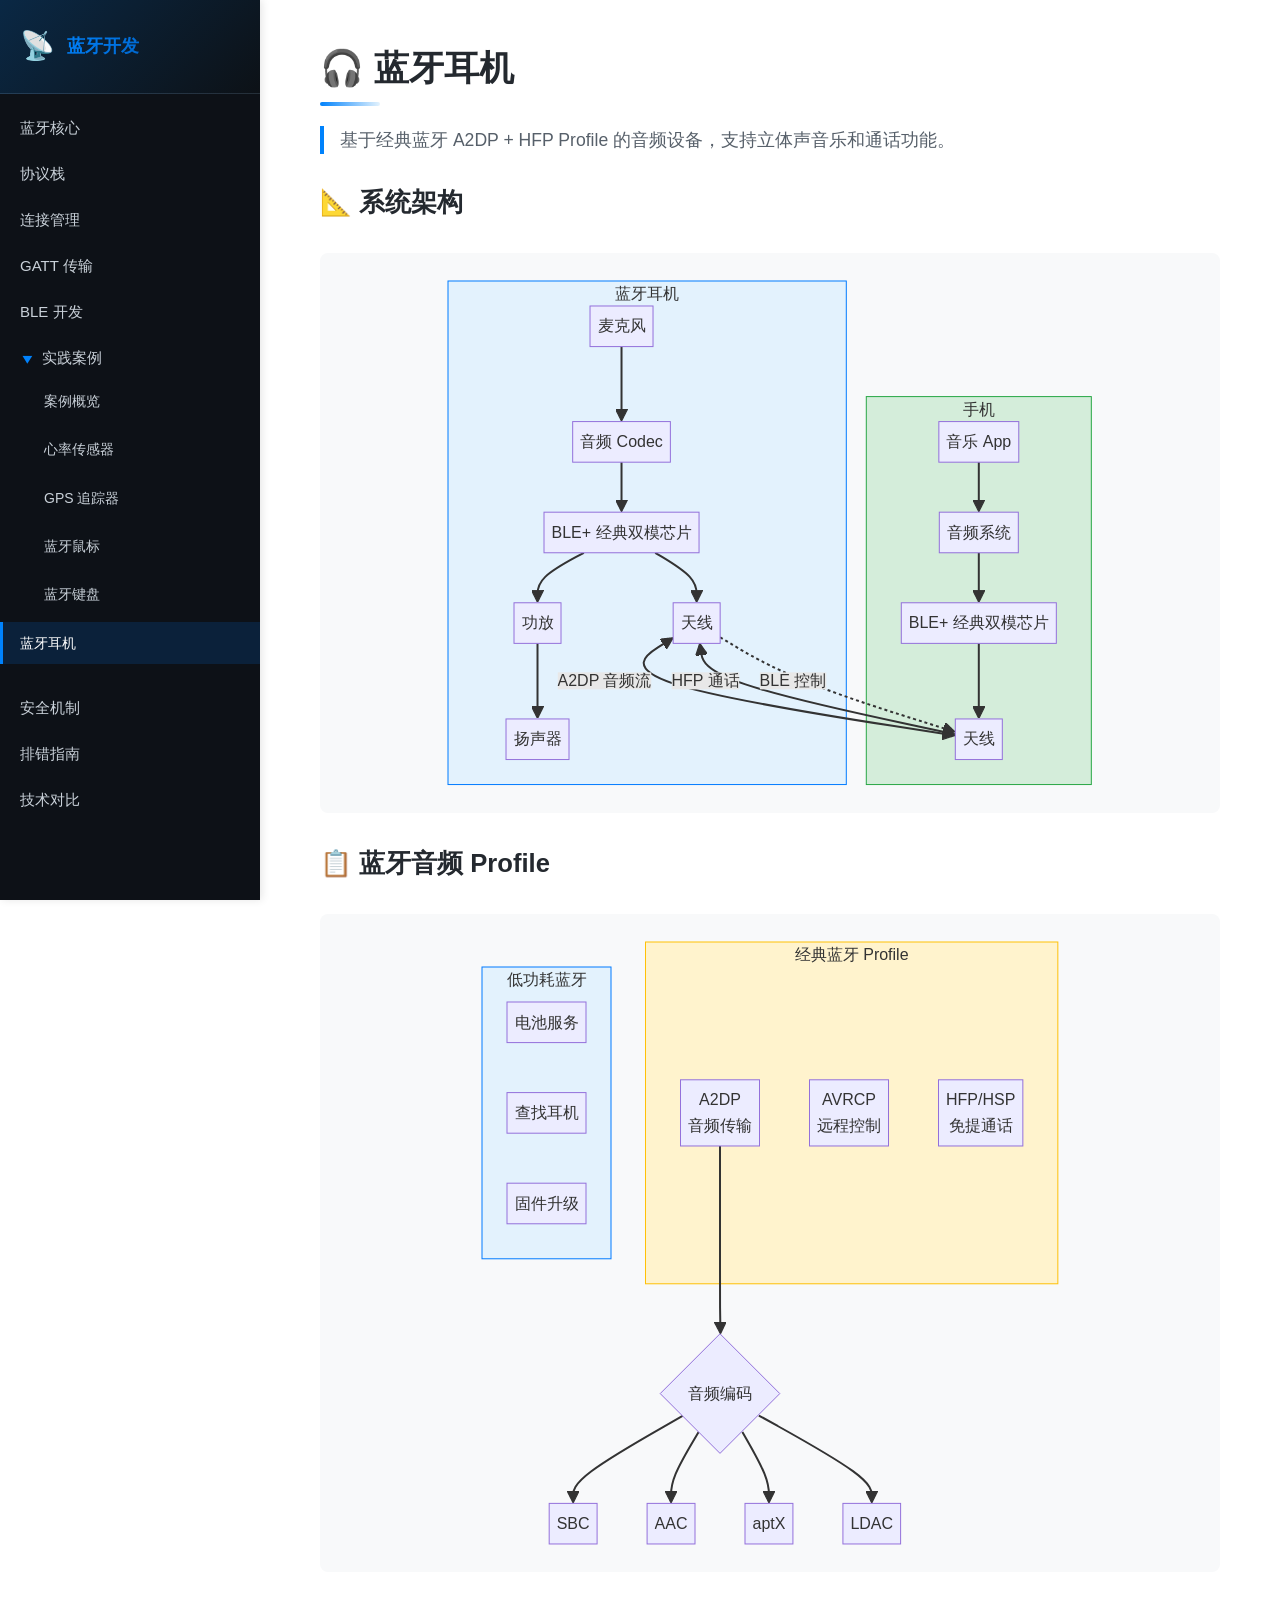
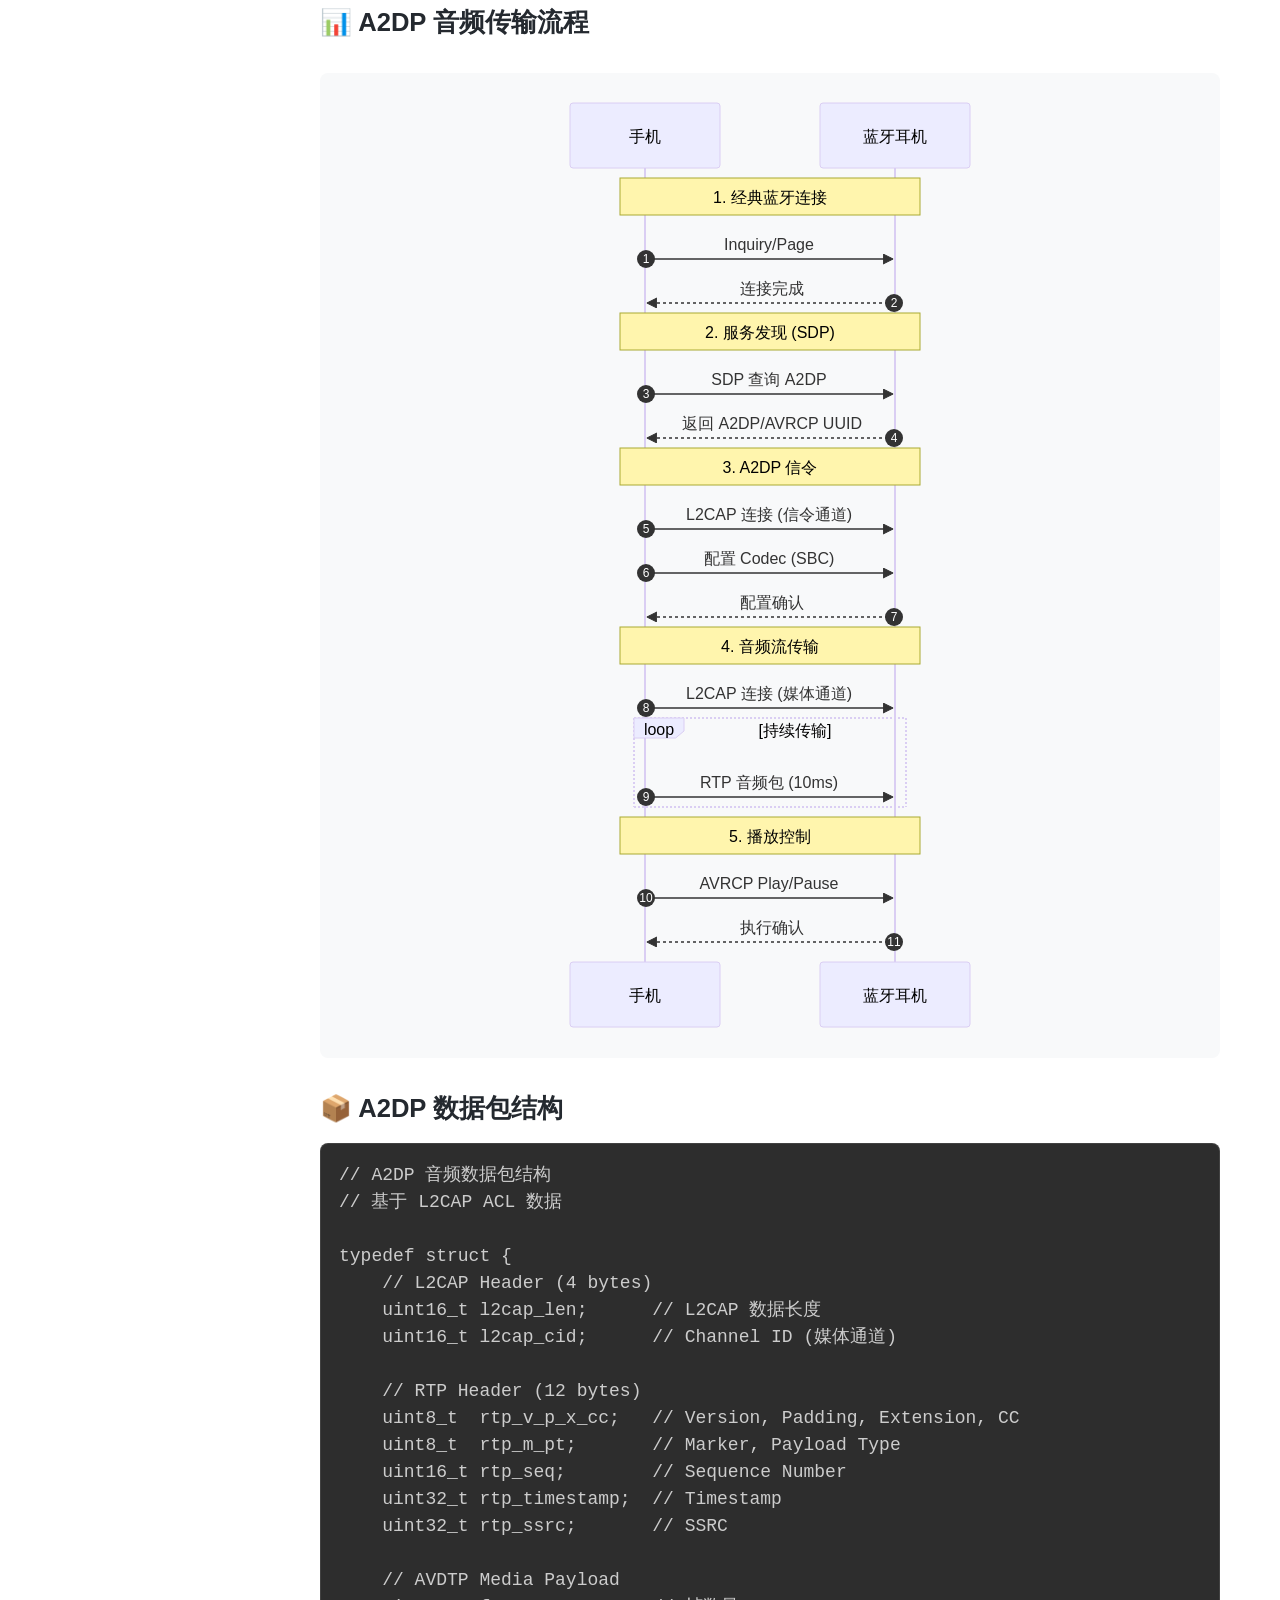
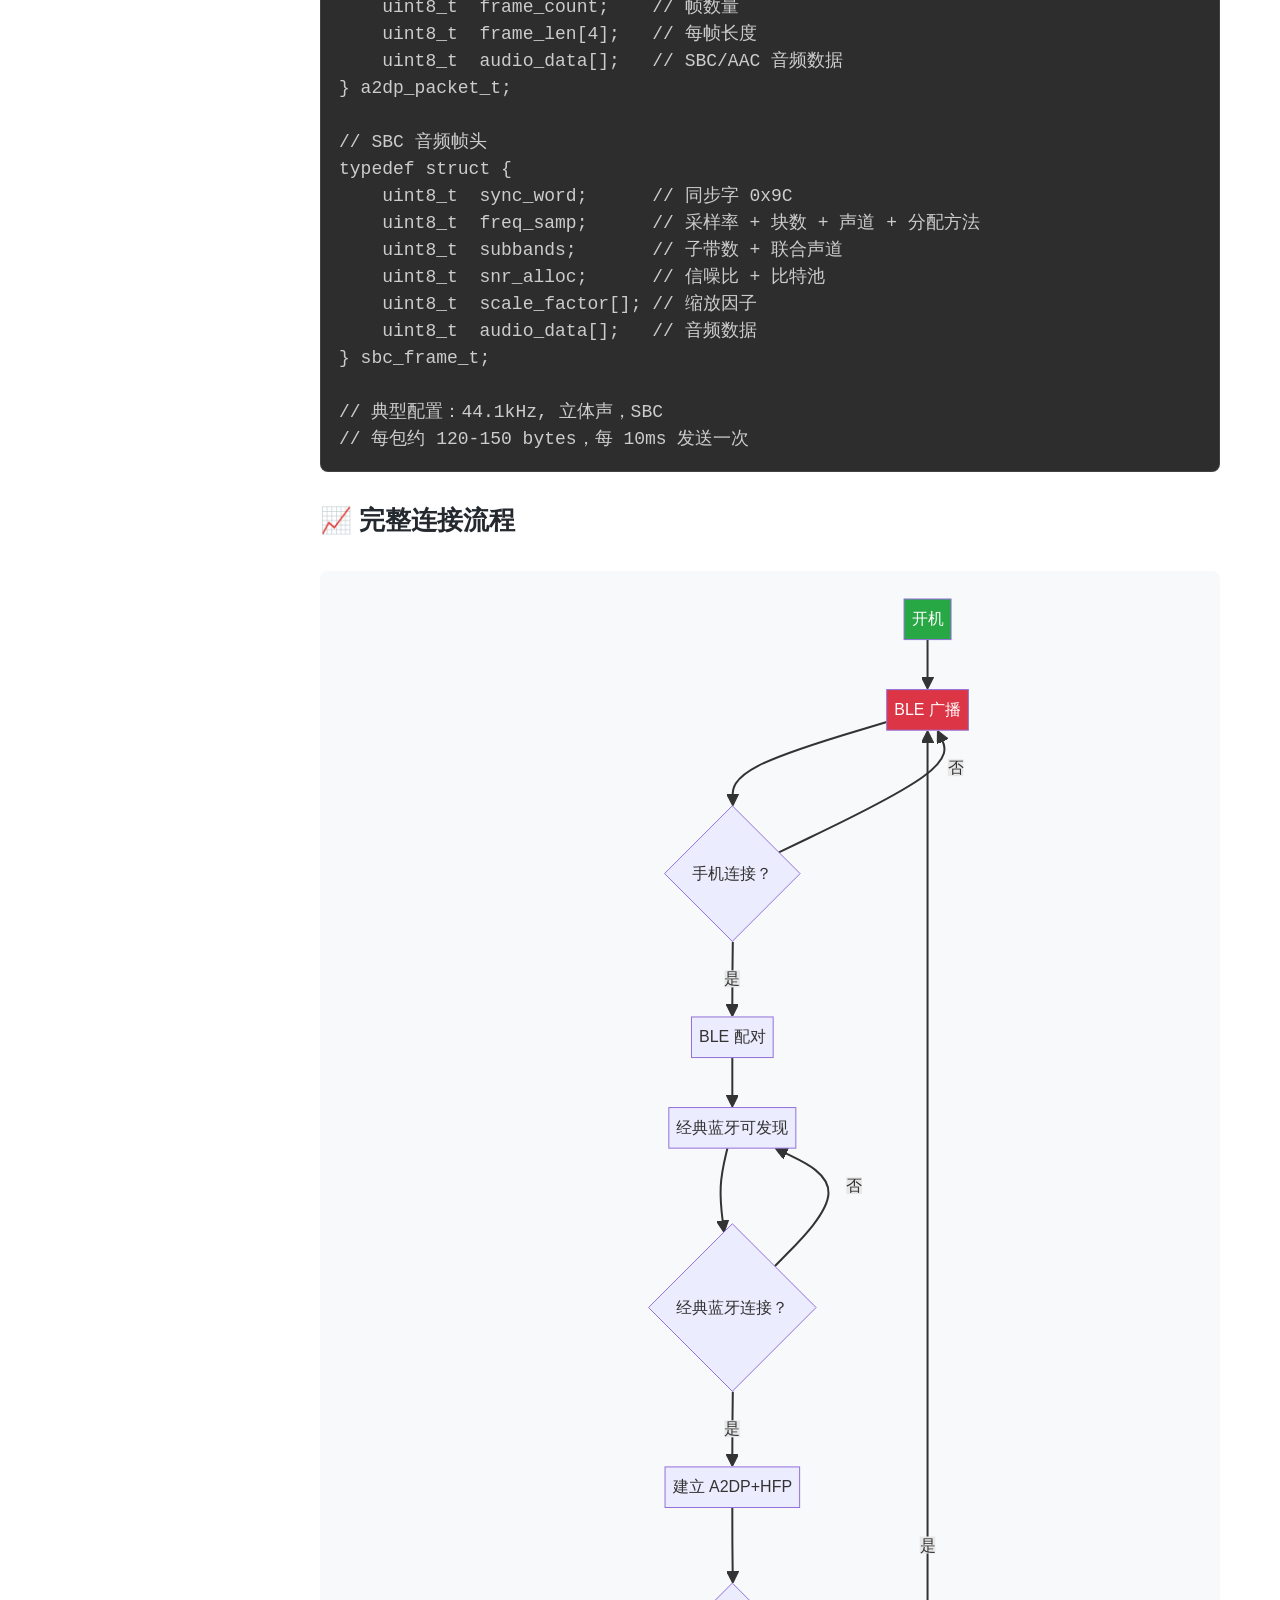
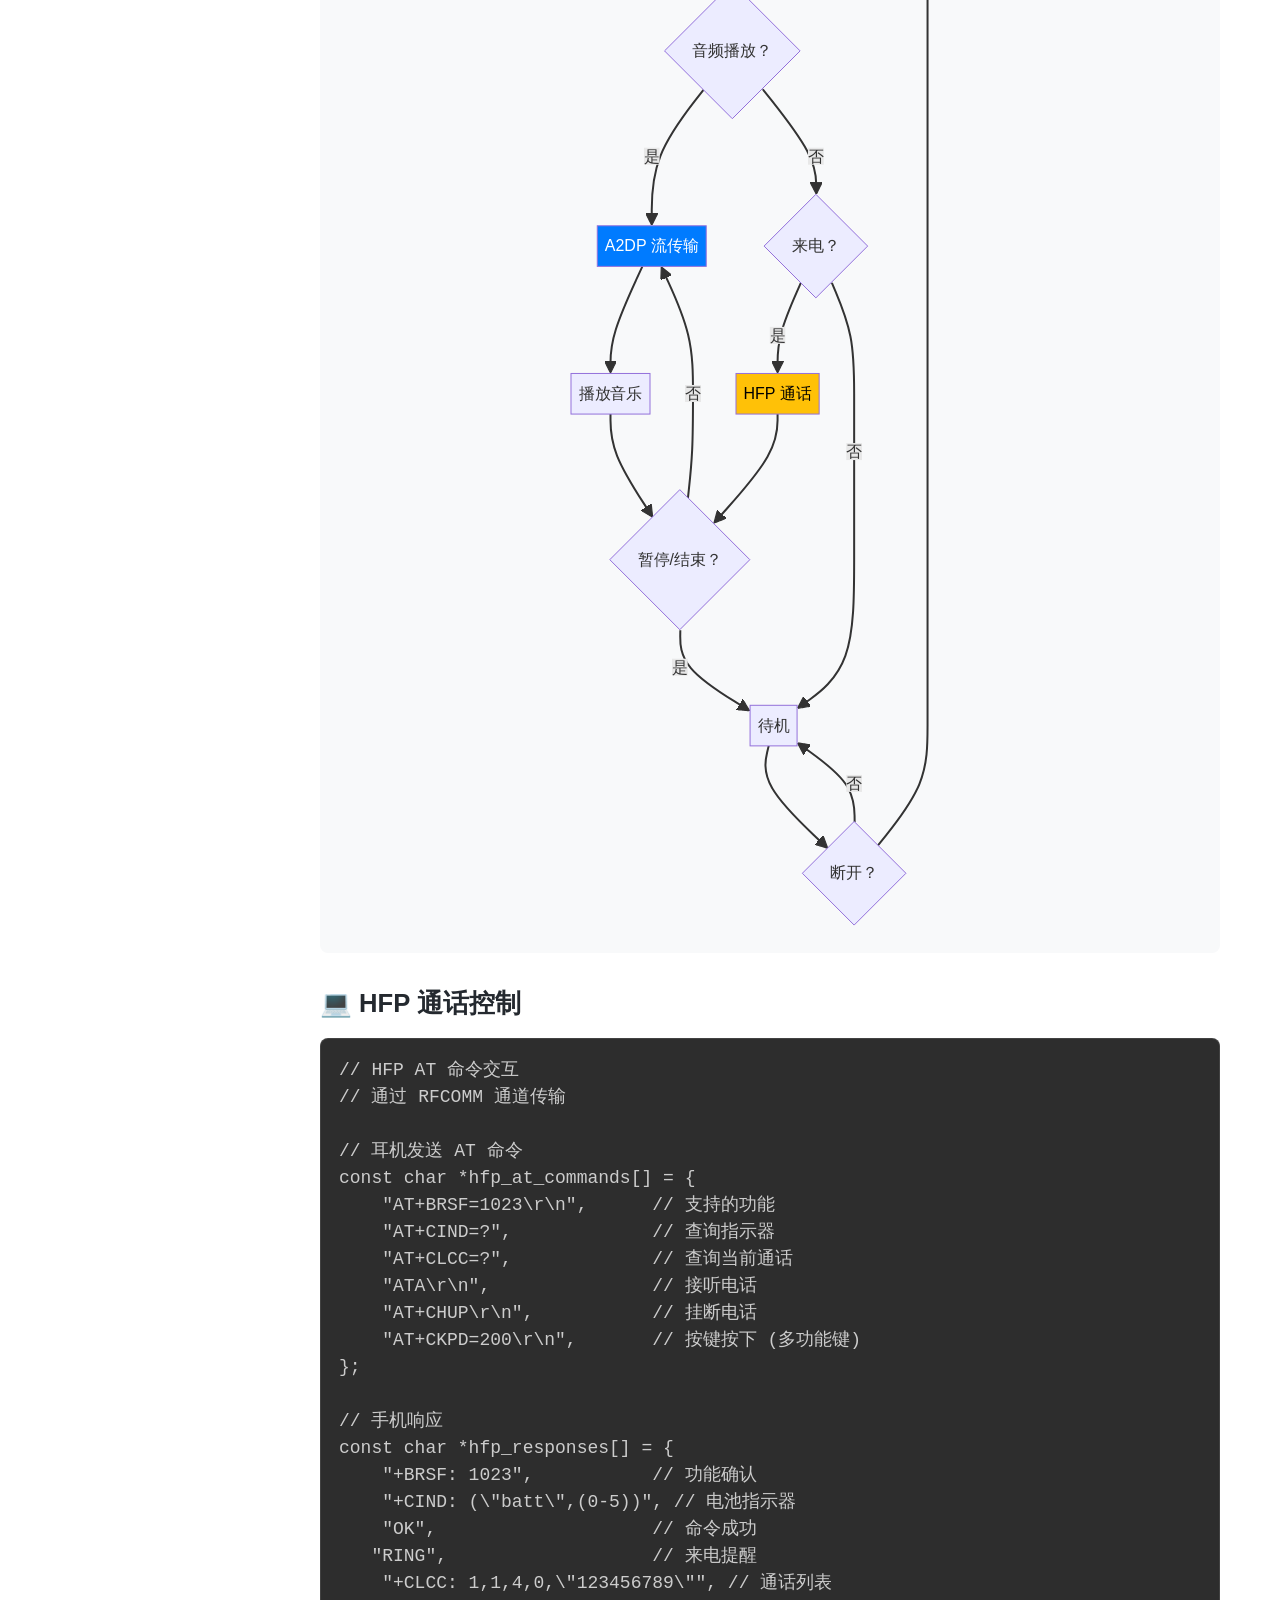
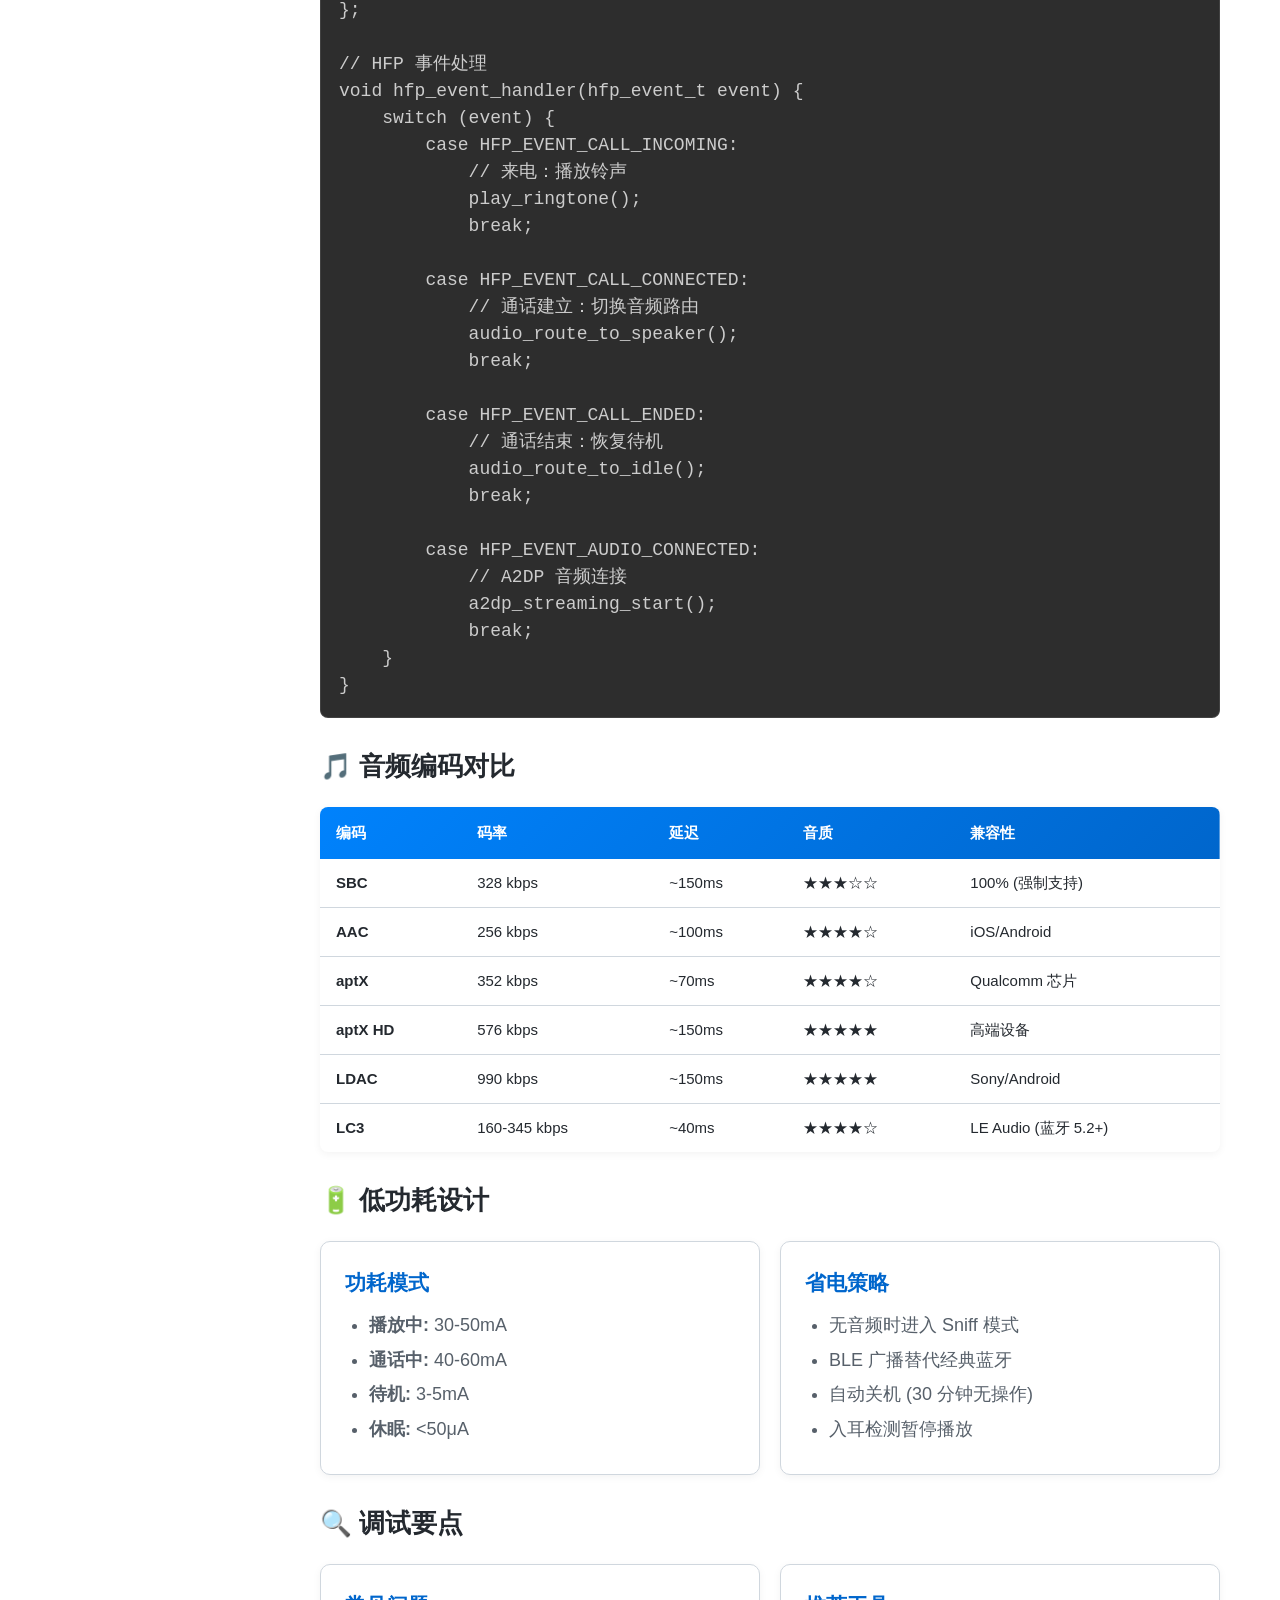
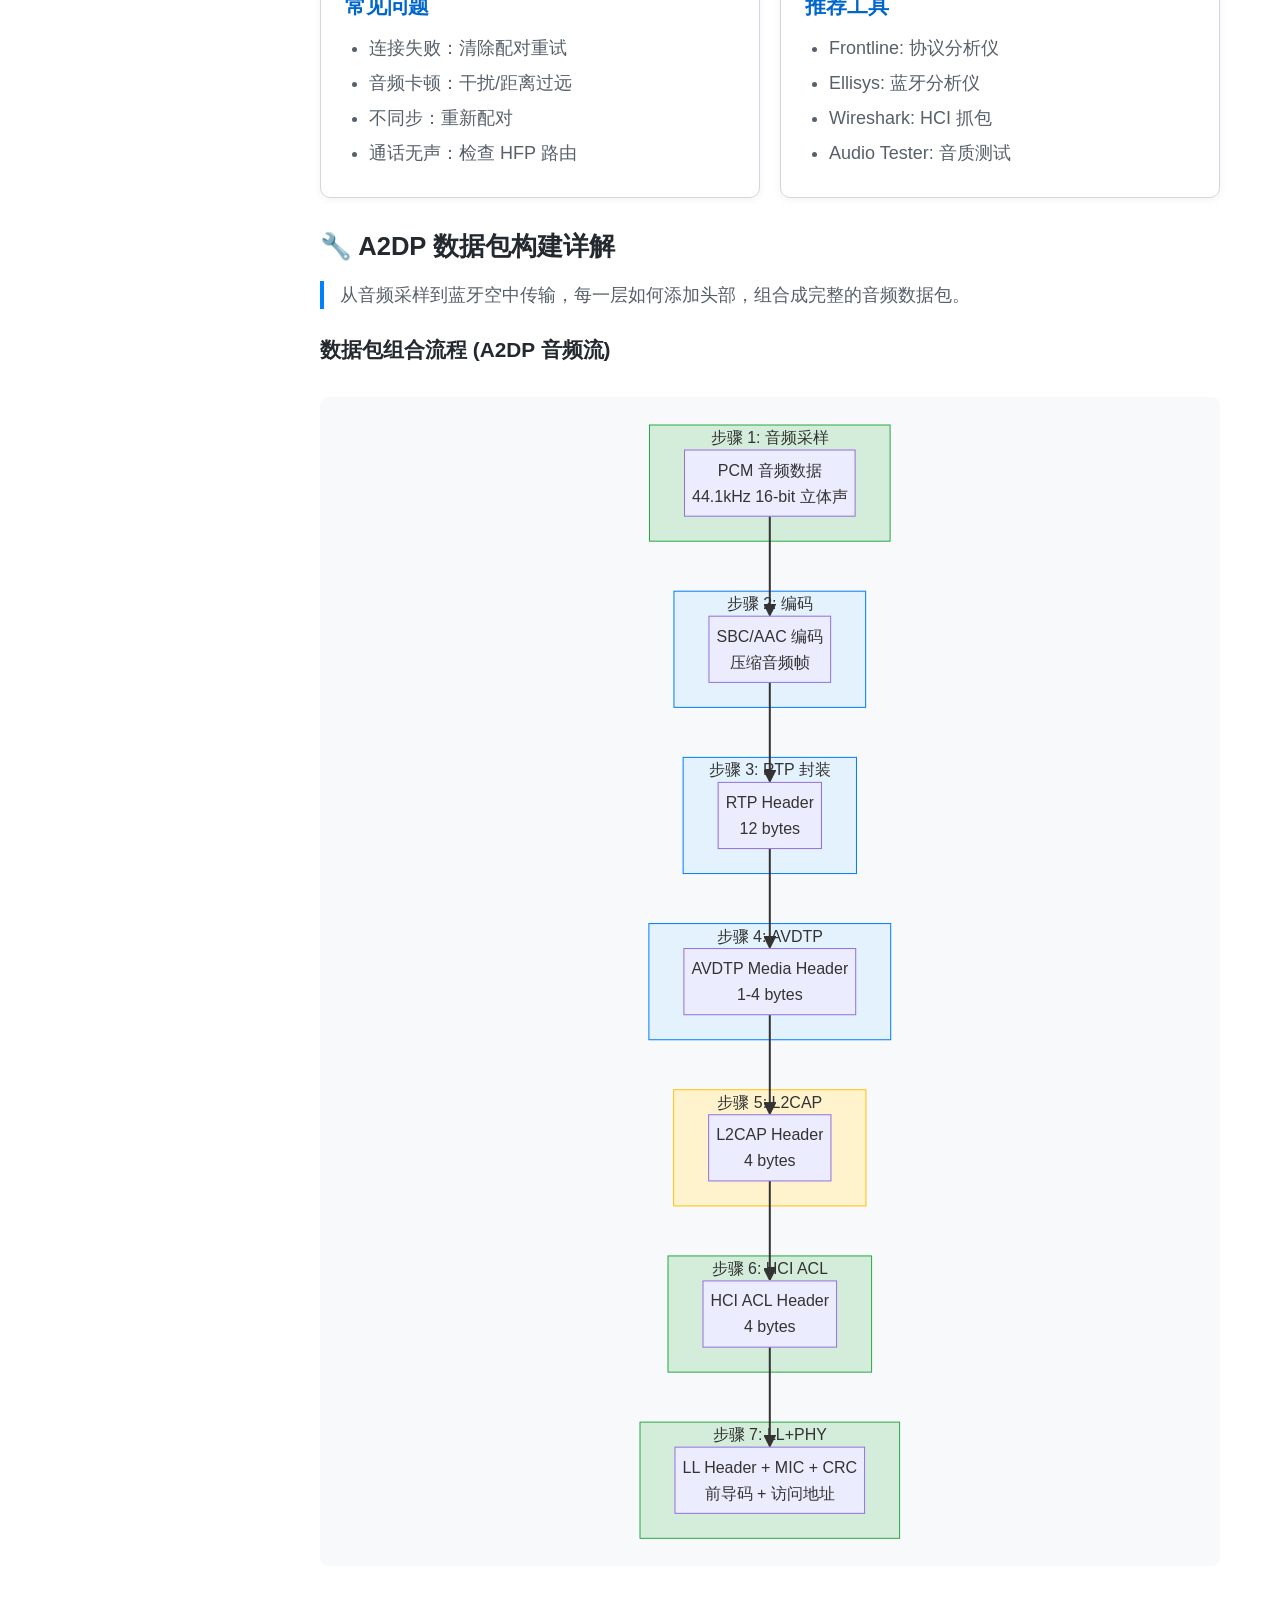
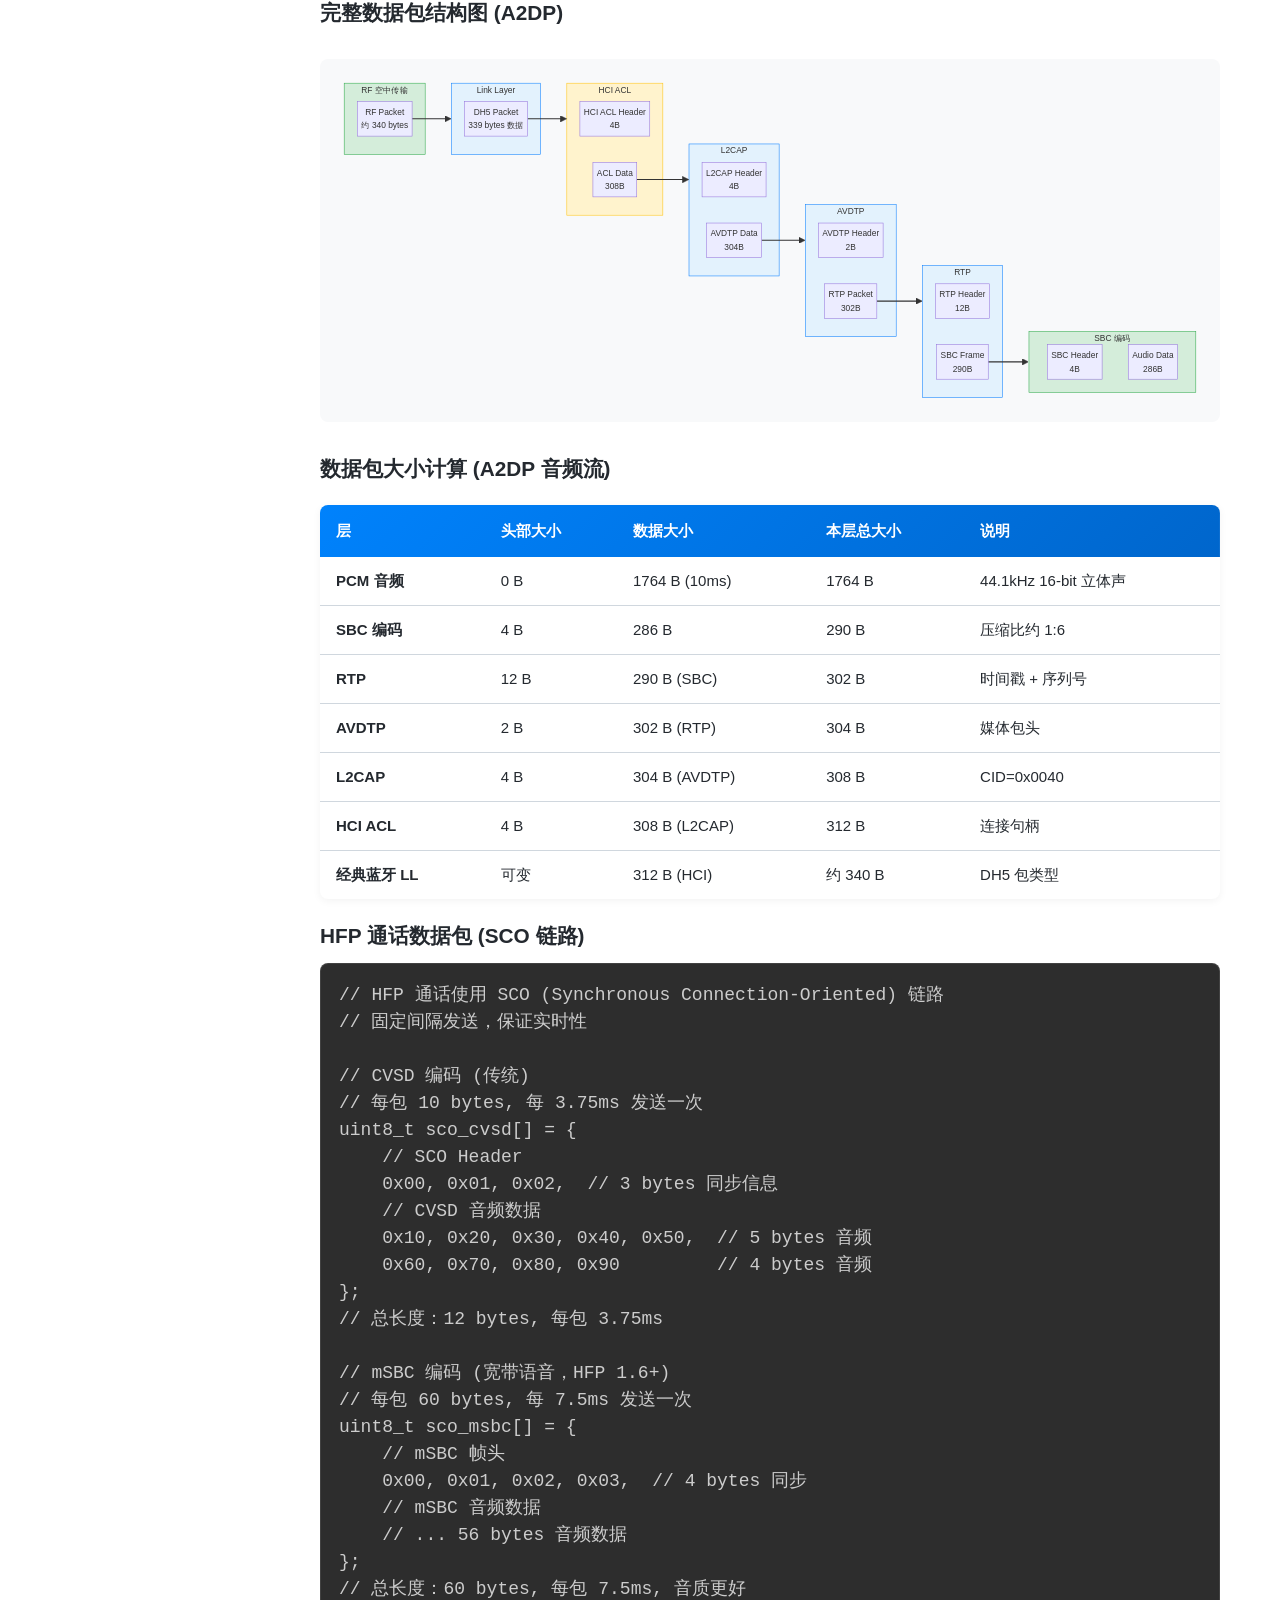
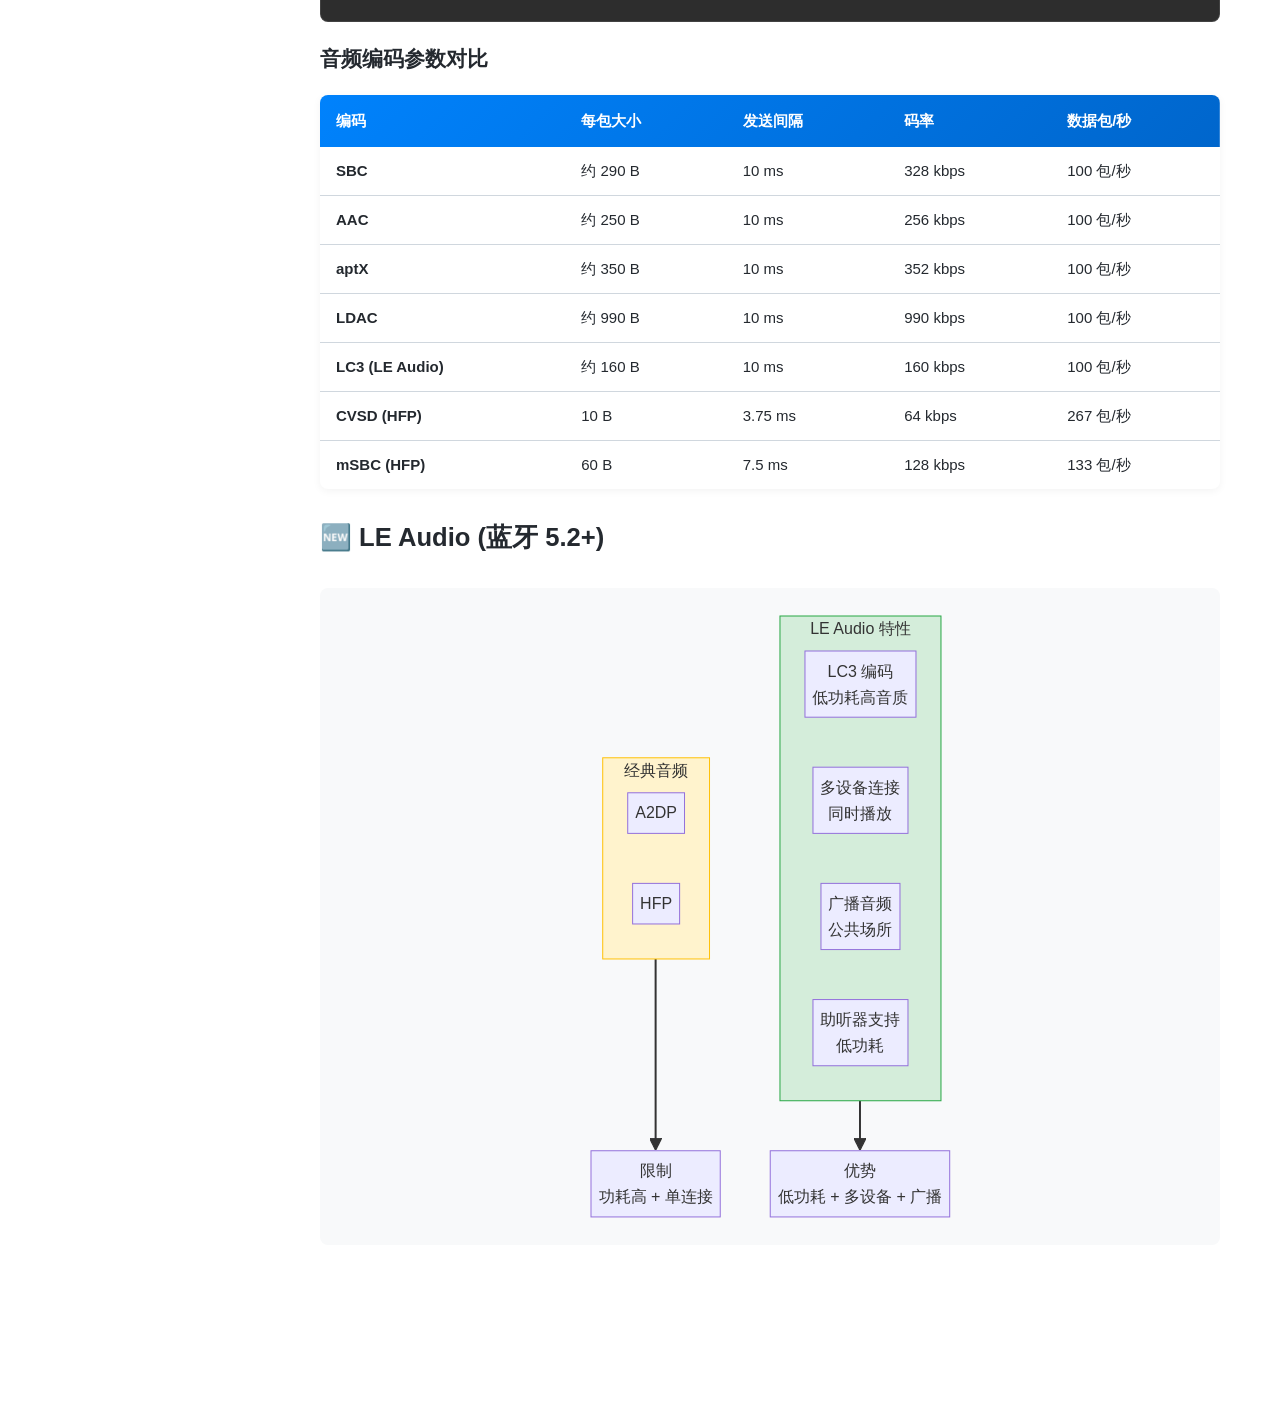
<file: chapters/examples/headset.html>
<!DOCTYPE html>
<html lang="zh-CN">
<head>
    <meta charset="UTF-8">
    <meta name="viewport" content="width=device-width, initial-scale=1.0">
    <title>蓝牙耳机 - 蓝牙协议开发教程</title>
    <link rel="stylesheet" href="../../css/styles.css">
    <link rel="stylesheet" href="../../css/libs/prism-tomorrow.min.css">
    <script src="../../js/libs/mermaid.min.js"></script>
    <script src="../../js/libs/prism.min.js"></script>
    <link rel="icon" href="data:image/svg+xml,<svg xmlns='http://www.w3.org/2000/svg' viewBox='0 0 100 100'><text y='.9em' font-size='90'>📡</text></svg>">
</head>
<body>
    <nav class="sidebar">
        <div class="sidebar-header">
            <span class="sidebar-logo">📡</span>
            <span class="sidebar-title">蓝牙开发</span>
        </div>
        <ul class="tree-nav">
            <li><a href="../intro.html">蓝牙核心</a></li>
            <li><a href="../protocol-stack.html">协议栈</a></li>
            <li><a href="../connection.html">连接管理</a></li>
            <li><a href="../data.html">GATT 传输</a></li>
            <li><a href="../ble.html">BLE 开发</a></li>
            <li>
                <details open>
                    <summary>实践案例</summary>
                    <ul>
                        <li><a href="index.html">案例概览</a></li>
                        <li><a href="heart-rate.html">心率传感器</a></li>
                        <li><a href="gps.html">GPS 追踪器</a></li>
                        <li><a href="mouse.html">蓝牙鼠标</a></li>
                        <li><a href="keyboard.html">蓝牙键盘</a></li>
                        <li><a href="headset.html" class="active">蓝牙耳机</a></li>
                    </ul>
                </details>
            </li>
            <li><a href="../security.html">安全机制</a></li>
            <li><a href="../troubleshooting.html">排错指南</a></li>
            <li><a href="../comparison.html">技术对比</a></li>
        </ul>
    </nav>

    <main class="main">
        <section class="section">
            <h2>🎧 蓝牙耳机</h2>
            <p class="lead">基于经典蓝牙 A2DP + HFP Profile 的音频设备，支持立体声音乐和通话功能。</p>

            <h3>📐 系统架构</h3>
            <div class="mermaid">
flowchart TB
    subgraph Headset["蓝牙耳机"]
        MIC[麦克风] --> CODEC[音频 Codec]
        CODEC --> BT[BLE+ 经典双模芯片]
        BT --> ANT[天线]
        BT --> AMP[功放]
        AMP --> SPK[扬声器]
    end
    
    subgraph Phone["手机"]
        APP[音乐 App] --> AUDIO[音频系统]
        AUDIO --> BT2[BLE+ 经典双模芯片]
        BT2 --> ANT2[天线]
    end
    
    ANT <-->|A2DP 音频流 | ANT2
    ANT <-->|HFP 通话 | ANT2
    ANT -.->|BLE 控制 | ANT2
    
    style Headset fill:#e3f2fd,stroke:#007bff
    style Phone fill:#d4edda,stroke:#28a745
            </div>

            <h3>📋 蓝牙音频 Profile</h3>
            <div class="mermaid">
flowchart TB
    subgraph Classic["经典蓝牙 Profile"]
        A2DP["A2DP<br/>音频传输"]
        AVRCP["AVRCP<br/>远程控制"]
        HFP["HFP/HSP<br/>免提通话"]
    end
    
    subgraph BLE["低功耗蓝牙"]
        BATTERY["电池服务"]
        FINDME["查找耳机"]
        FWUPD["固件升级"]
    end
    
    A2DP --> CODEC1{音频编码}
    CODEC1 --> SBC[SBC]
    CODEC1 --> AAC[AAC]
    CODEC1 --> APTX[aptX]
    CODEC1 --> LDAC[LDAC]
    
    style Classic fill:#fff3cd,stroke:#ffc107
    style BLE fill:#e3f2fd,stroke:#007bff
            </div>

            <h3>📊 A2DP 音频传输流程</h3>
            <div class="mermaid">
sequenceDiagram
    participant Phone as 手机
    participant Headset as 蓝牙耳机
    
    Note over Phone,Headset: 1. 经典蓝牙连接
    Phone->>Headset: Inquiry/Page
    Headset-->>Phone: 连接完成
    
    Note over Phone,Headset: 2. 服务发现 (SDP)
    Phone->>Headset: SDP 查询 A2DP
    Headset-->>Phone: 返回 A2DP/AVRCP UUID
    
    Note over Phone,Headset: 3. A2DP 信令
    Phone->>Headset: L2CAP 连接 (信令通道)
    Phone->>Headset: 配置 Codec (SBC)
    Headset-->>Phone: 配置确认
    
    Note over Phone,Headset: 4. 音频流传输
    Phone->>Headset: L2CAP 连接 (媒体通道)
    loop 持续传输
        Phone->>Headset: RTP 音频包 (10ms)
    end
    
    Note over Phone,Headset: 5. 播放控制
    Phone->>Headset: AVRCP Play/Pause
    Headset-->>Phone: 执行确认
            </div>

            <h3>📦 A2DP 数据包结构</h3>
            <pre><code class="language-c">// A2DP 音频数据包结构
// 基于 L2CAP ACL 数据

typedef struct {
    // L2CAP Header (4 bytes)
    uint16_t l2cap_len;      // L2CAP 数据长度
    uint16_t l2cap_cid;      // Channel ID (媒体通道)
    
    // RTP Header (12 bytes)
    uint8_t  rtp_v_p_x_cc;   // Version, Padding, Extension, CC
    uint8_t  rtp_m_pt;       // Marker, Payload Type
    uint16_t rtp_seq;        // Sequence Number
    uint32_t rtp_timestamp;  // Timestamp
    uint32_t rtp_ssrc;       // SSRC
    
    // AVDTP Media Payload
    uint8_t  frame_count;    // 帧数量
    uint8_t  frame_len[4];   // 每帧长度
    uint8_t  audio_data[];   // SBC/AAC 音频数据
} a2dp_packet_t;

// SBC 音频帧头
typedef struct {
    uint8_t  sync_word;      // 同步字 0x9C
    uint8_t  freq_samp;      // 采样率 + 块数 + 声道 + 分配方法
    uint8_t  subbands;       // 子带数 + 联合声道
    uint8_t  snr_alloc;      // 信噪比 + 比特池
    uint8_t  scale_factor[]; // 缩放因子
    uint8_t  audio_data[];   // 音频数据
} sbc_frame_t;

// 典型配置：44.1kHz, 立体声，SBC
// 每包约 120-150 bytes，每 10ms 发送一次</code></pre>

            <h3>📈 完整连接流程</h3>
            <div class="mermaid">
flowchart TD
    A[开机] --> B[BLE 广播]
    B --> C{手机连接？}
    C -->|是 | D[BLE 配对]
    C -->|否 | B
    
    D --> E[经典蓝牙可发现]
    E --> F{经典蓝牙连接？}
    F -->|是 | G[建立 A2DP+HFP]
    F -->|否 | E
    
    G --> H{音频播放？}
    H -->|是 | I[A2DP 流传输]
    H -->|否 | J{来电？}
    
    I --> K[播放音乐]
    J -->|是 | L[HFP 通话]
    J -->|否 | M[待机]
    
    K --> N{暂停/结束？}
    L --> N
    N -->|是 | M
    N -->|否 | I
    
    M --> O{断开？}
    O -->|是 | B
    O -->|否 | M
    
    style A fill:#28a745,color:#fff
    style I fill:#007bff,color:#fff
    style L fill:#ffc107,color:#000
    style B fill:#dc3545,color:#fff
            </div>

            <h3>💻 HFP 通话控制</h3>
            <pre><code class="language-c">// HFP AT 命令交互
// 通过 RFCOMM 通道传输

// 耳机发送 AT 命令
const char *hfp_at_commands[] = {
    "AT+BRSF=1023\r\n",      // 支持的功能
    "AT+CIND=?",             // 查询指示器
    "AT+CLCC=?",             // 查询当前通话
    "ATA\r\n",               // 接听电话
    "AT+CHUP\r\n",           // 挂断电话
    "AT+CKPD=200\r\n",       // 按键按下 (多功能键)
};

// 手机响应
const char *hfp_responses[] = {
    "+BRSF: 1023",           // 功能确认
    "+CIND: (\"batt\",(0-5))", // 电池指示器
    "OK",                    // 命令成功
   "RING",                   // 来电提醒
    "+CLCC: 1,1,4,0,\"123456789\"", // 通话列表
};

// HFP 事件处理
void hfp_event_handler(hfp_event_t event) {
    switch (event) {
        case HFP_EVENT_CALL_INCOMING:
            // 来电：播放铃声
            play_ringtone();
            break;
            
        case HFP_EVENT_CALL_CONNECTED:
            // 通话建立：切换音频路由
            audio_route_to_speaker();
            break;
            
        case HFP_EVENT_CALL_ENDED:
            // 通话结束：恢复待机
            audio_route_to_idle();
            break;
            
        case HFP_EVENT_AUDIO_CONNECTED:
            // A2DP 音频连接
            a2dp_streaming_start();
            break;
    }
}</code></pre>

            <h3>🎵 音频编码对比</h3>
            <table class="table">
                <thead>
                    <tr>
                        <th>编码</th>
                        <th>码率</th>
                        <th>延迟</th>
                        <th>音质</th>
                        <th>兼容性</th>
                    </tr>
                </thead>
                <tbody>
                    <tr>
                        <td><strong>SBC</strong></td>
                        <td>328 kbps</td>
                        <td>~150ms</td>
                        <td>★★★☆☆</td>
                        <td>100% (强制支持)</td>
                    </tr>
                    <tr>
                        <td><strong>AAC</strong></td>
                        <td>256 kbps</td>
                        <td>~100ms</td>
                        <td>★★★★☆</td>
                        <td>iOS/Android</td>
                    </tr>
                    <tr>
                        <td><strong>aptX</strong></td>
                        <td>352 kbps</td>
                        <td>~70ms</td>
                        <td>★★★★☆</td>
                        <td>Qualcomm 芯片</td>
                    </tr>
                    <tr>
                        <td><strong>aptX HD</strong></td>
                        <td>576 kbps</td>
                        <td>~150ms</td>
                        <td>★★★★★</td>
                        <td>高端设备</td>
                    </tr>
                    <tr>
                        <td><strong>LDAC</strong></td>
                        <td>990 kbps</td>
                        <td>~150ms</td>
                        <td>★★★★★</td>
                        <td>Sony/Android</td>
                    </tr>
                    <tr>
                        <td><strong>LC3</strong></td>
                        <td>160-345 kbps</td>
                        <td>~40ms</td>
                        <td>★★★★☆</td>
                        <td>LE Audio (蓝牙 5.2+)</td>
                    </tr>
                </tbody>
            </table>

            <h3>🔋 低功耗设计</h3>
            <div class="grid">
                <div class="card">
                    <h3>功耗模式</h3>
                    <ul>
                        <li><strong>播放中:</strong> 30-50mA</li>
                        <li><strong>通话中:</strong> 40-60mA</li>
                        <li><strong>待机:</strong> 3-5mA</li>
                        <li><strong>休眠:</strong> &lt;50μA</li>
                    </ul>
                </div>
                <div class="card">
                    <h3>省电策略</h3>
                    <ul>
                        <li>无音频时进入 Sniff 模式</li>
                        <li>BLE 广播替代经典蓝牙</li>
                        <li>自动关机 (30 分钟无操作)</li>
                        <li>入耳检测暂停播放</li>
                    </ul>
                </div>
            </div>

            <h3>🔍 调试要点</h3>
            <div class="grid">
                <div class="card">
                    <h3>常见问题</h3>
                    <ul>
                        <li>连接失败：清除配对重试</li>
                        <li>音频卡顿：干扰/距离过远</li>
                        <li>不同步：重新配对</li>
                        <li>通话无声：检查 HFP 路由</li>
                    </ul>
                </div>
                <div class="card">
                    <h3>推荐工具</h3>
                    <ul>
                        <li>Frontline: 协议分析仪</li>
                        <li>Ellisys: 蓝牙分析仪</li>
                        <li>Wireshark: HCI 抓包</li>
                        <li>Audio Tester: 音质测试</li>
                    </ul>
                </div>
            </div>

            <h3>🔧 A2DP 数据包构建详解</h3>
            <p class="lead">从音频采样到蓝牙空中传输，每一层如何添加头部，组合成完整的音频数据包。</p>

            <h4>数据包组合流程 (A2DP 音频流)</h4>
            <div class="mermaid">
flowchart TB
    subgraph Step1["步骤 1: 音频采样"]
        A1["PCM 音频数据<br/>44.1kHz 16-bit 立体声"]
    end
    
    subgraph Step2["步骤 2: 编码"]
        A2["SBC/AAC 编码<br/>压缩音频帧"]
    end
    
    subgraph Step3["步骤 3: RTP 封装"]
        A3["RTP Header<br/>12 bytes"]
    end
    
    subgraph Step4["步骤 4: AVDTP"]
        A4["AVDTP Media Header<br/>1-4 bytes"]
    end
    
    subgraph Step5["步骤 5: L2CAP"]
        A5["L2CAP Header<br/>4 bytes"]
    end
    
    subgraph Step6["步骤 6: HCI ACL"]
        A6["HCI ACL Header<br/>4 bytes"]
    end
    
    subgraph Step7["步骤 7: LL+PHY"]
        A7["LL Header + MIC + CRC<br/>前导码 + 访问地址"]
    end
    
    A1 --> A2
    A2 --> A3
    A3 --> A4
    A4 --> A5
    A5 --> A6
    A6 --> A7
    
    style Step1 fill:#d4edda,stroke:#28a745
    style Step2 fill:#e3f2fd,stroke:#007bff
    style Step3 fill:#e3f2fd,stroke:#007bff
    style Step4 fill:#e3f2fd,stroke:#007bff
    style Step5 fill:#fff3cd,stroke:#ffc107
    style Step6 fill:#d4edda,stroke:#28a745
    style Step7 fill:#d4edda,stroke:#28a745
            </div>

            <h4>完整数据包结构图 (A2DP)</h4>
            <div class="mermaid">
flowchart LR
    subgraph RF["RF 空中传输"]
        R1["RF Packet<br/>约 340 bytes"]
    end
    
    subgraph LL["Link Layer"]
        L1["DH5 Packet<br/>339 bytes 数据"]
    end
    
    subgraph HCI["HCI ACL"]
        H1["HCI ACL Header<br/>4B"]
        H2["ACL Data<br/>308B"]
    end
    
    subgraph L2CAP["L2CAP"]
        C1["L2CAP Header<br/>4B"]
        C2["AVDTP Data<br/>304B"]
    end
    
    subgraph AVDTP["AVDTP"]
        A1["AVDTP Header<br/>2B"]
        A2["RTP Packet<br/>302B"]
    end
    
    subgraph RTP["RTP"]
        R2["RTP Header<br/>12B"]
        R3["SBC Frame<br/>290B"]
    end
    
    subgraph SBC["SBC 编码"]
        S1["SBC Header<br/>4B"]
        S2["Audio Data<br/>286B"]
    end
    
    R1 --> LL
    L1 --> HCI
    H2 --> L2CAP
    C2 --> AVDTP
    A2 --> RTP
    R3 --> SBC
    
    style RF fill:#d4edda,stroke:#28a745
    style LL fill:#e3f2fd,stroke:#007bff
    style HCI fill:#fff3cd,stroke:#ffc107
    style L2CAP fill:#e3f2fd,stroke:#007bff
    style AVDTP fill:#e3f2fd,stroke:#007bff
    style RTP fill:#e3f2fd,stroke:#007bff
    style SBC fill:#d4edda,stroke:#28a745
            </div>

            <h4>数据包大小计算 (A2DP 音频流)</h4>
            <table class="table">
                <thead>
                    <tr>
                        <th>层</th>
                        <th>头部大小</th>
                        <th>数据大小</th>
                        <th>本层总大小</th>
                        <th>说明</th>
                    </tr>
                </thead>
                <tbody>
                    <tr>
                        <td><strong>PCM 音频</strong></td>
                        <td>0 B</td>
                        <td>1764 B (10ms)</td>
                        <td>1764 B</td>
                        <td>44.1kHz 16-bit 立体声</td>
                    </tr>
                    <tr>
                        <td><strong>SBC 编码</strong></td>
                        <td>4 B</td>
                        <td>286 B</td>
                        <td>290 B</td>
                        <td>压缩比约 1:6</td>
                    </tr>
                    <tr>
                        <td><strong>RTP</strong></td>
                        <td>12 B</td>
                        <td>290 B (SBC)</td>
                        <td>302 B</td>
                        <td>时间戳 + 序列号</td>
                    </tr>
                    <tr>
                        <td><strong>AVDTP</strong></td>
                        <td>2 B</td>
                        <td>302 B (RTP)</td>
                        <td>304 B</td>
                        <td>媒体包头</td>
                    </tr>
                    <tr>
                        <td><strong>L2CAP</strong></td>
                        <td>4 B</td>
                        <td>304 B (AVDTP)</td>
                        <td>308 B</td>
                        <td>CID=0x0040</td>
                    </tr>
                    <tr>
                        <td><strong>HCI ACL</strong></td>
                        <td>4 B</td>
                        <td>308 B (L2CAP)</td>
                        <td>312 B</td>
                        <td>连接句柄</td>
                    </tr>
                    <tr>
                        <td><strong>经典蓝牙 LL</strong></td>
                        <td>可变</td>
                        <td>312 B (HCI)</td>
                        <td>约 340 B</td>
                        <td>DH5 包类型</td>
                    </tr>
                </tbody>
            </table>

            <h4>HFP 通话数据包 (SCO 链路)</h4>
            <pre><code class="language-c">// HFP 通话使用 SCO (Synchronous Connection-Oriented) 链路
// 固定间隔发送，保证实时性

// CVSD 编码 (传统)
// 每包 10 bytes, 每 3.75ms 发送一次
uint8_t sco_cvsd[] = {
    // SCO Header
    0x00, 0x01, 0x02,  // 3 bytes 同步信息
    // CVSD 音频数据
    0x10, 0x20, 0x30, 0x40, 0x50,  // 5 bytes 音频
    0x60, 0x70, 0x80, 0x90         // 4 bytes 音频
};
// 总长度：12 bytes, 每包 3.75ms

// mSBC 编码 (宽带语音，HFP 1.6+)
// 每包 60 bytes, 每 7.5ms 发送一次
uint8_t sco_msbc[] = {
    // mSBC 帧头
    0x00, 0x01, 0x02, 0x03,  // 4 bytes 同步
    // mSBC 音频数据
    // ... 56 bytes 音频数据
};
// 总长度：60 bytes, 每包 7.5ms, 音质更好</code></pre>

            <h4>音频编码参数对比</h4>
            <table class="table">
                <thead>
                    <tr>
                        <th>编码</th>
                        <th>每包大小</th>
                        <th>发送间隔</th>
                        <th>码率</th>
                        <th>数据包/秒</th>
                    </tr>
                </thead>
                <tbody>
                    <tr>
                        <td><strong>SBC</strong></td>
                        <td>约 290 B</td>
                        <td>10 ms</td>
                        <td>328 kbps</td>
                        <td>100 包/秒</td>
                    </tr>
                    <tr>
                        <td><strong>AAC</strong></td>
                        <td>约 250 B</td>
                        <td>10 ms</td>
                        <td>256 kbps</td>
                        <td>100 包/秒</td>
                    </tr>
                    <tr>
                        <td><strong>aptX</strong></td>
                        <td>约 350 B</td>
                        <td>10 ms</td>
                        <td>352 kbps</td>
                        <td>100 包/秒</td>
                    </tr>
                    <tr>
                        <td><strong>LDAC</strong></td>
                        <td>约 990 B</td>
                        <td>10 ms</td>
                        <td>990 kbps</td>
                        <td>100 包/秒</td>
                    </tr>
                    <tr>
                        <td><strong>LC3 (LE Audio)</strong></td>
                        <td>约 160 B</td>
                        <td>10 ms</td>
                        <td>160 kbps</td>
                        <td>100 包/秒</td>
                    </tr>
                    <tr>
                        <td><strong>CVSD (HFP)</strong></td>
                        <td>10 B</td>
                        <td>3.75 ms</td>
                        <td>64 kbps</td>
                        <td>267 包/秒</td>
                    </tr>
                    <tr>
                        <td><strong>mSBC (HFP)</strong></td>
                        <td>60 B</td>
                        <td>7.5 ms</td>
                        <td>128 kbps</td>
                        <td>133 包/秒</td>
                    </tr>
                </tbody>
            </table>

            <h3>🆕 LE Audio (蓝牙 5.2+)</h3>
            <div class="mermaid">
flowchart TB
    subgraph LEA["LE Audio 特性"]
        LC3[LC3 编码<br/>低功耗高音质]
        MULTI[多设备连接<br/>同时播放]
        BROADCAST[广播音频<br/>公共场所]
        HEARING[助听器支持<br/>低功耗]
    end
    
    subgraph Classic["经典音频"]
        A2DP2[A2DP]
        HFP2[HFP]
    end
    
    LEA --> BENEFIT[优势<br/>低功耗 + 多设备 + 广播]
    Classic --> LIMIT[限制<br/>功耗高 + 单连接]
    
    style LEA fill:#d4edda,stroke:#28a745
    style Classic fill:#fff3cd,stroke:#ffc107
            </div>
        </section>
    </main>

    <script>
        mermaid.initialize({ 
            startOnLoad: true,
            theme: 'default',
            sequence: {
                actorMargin: 50,
                boxMargin: 10,
                messageMargin: 40,
                showSequenceNumbers: true
            }
        });
    </script>
</body>
</html>
</file>
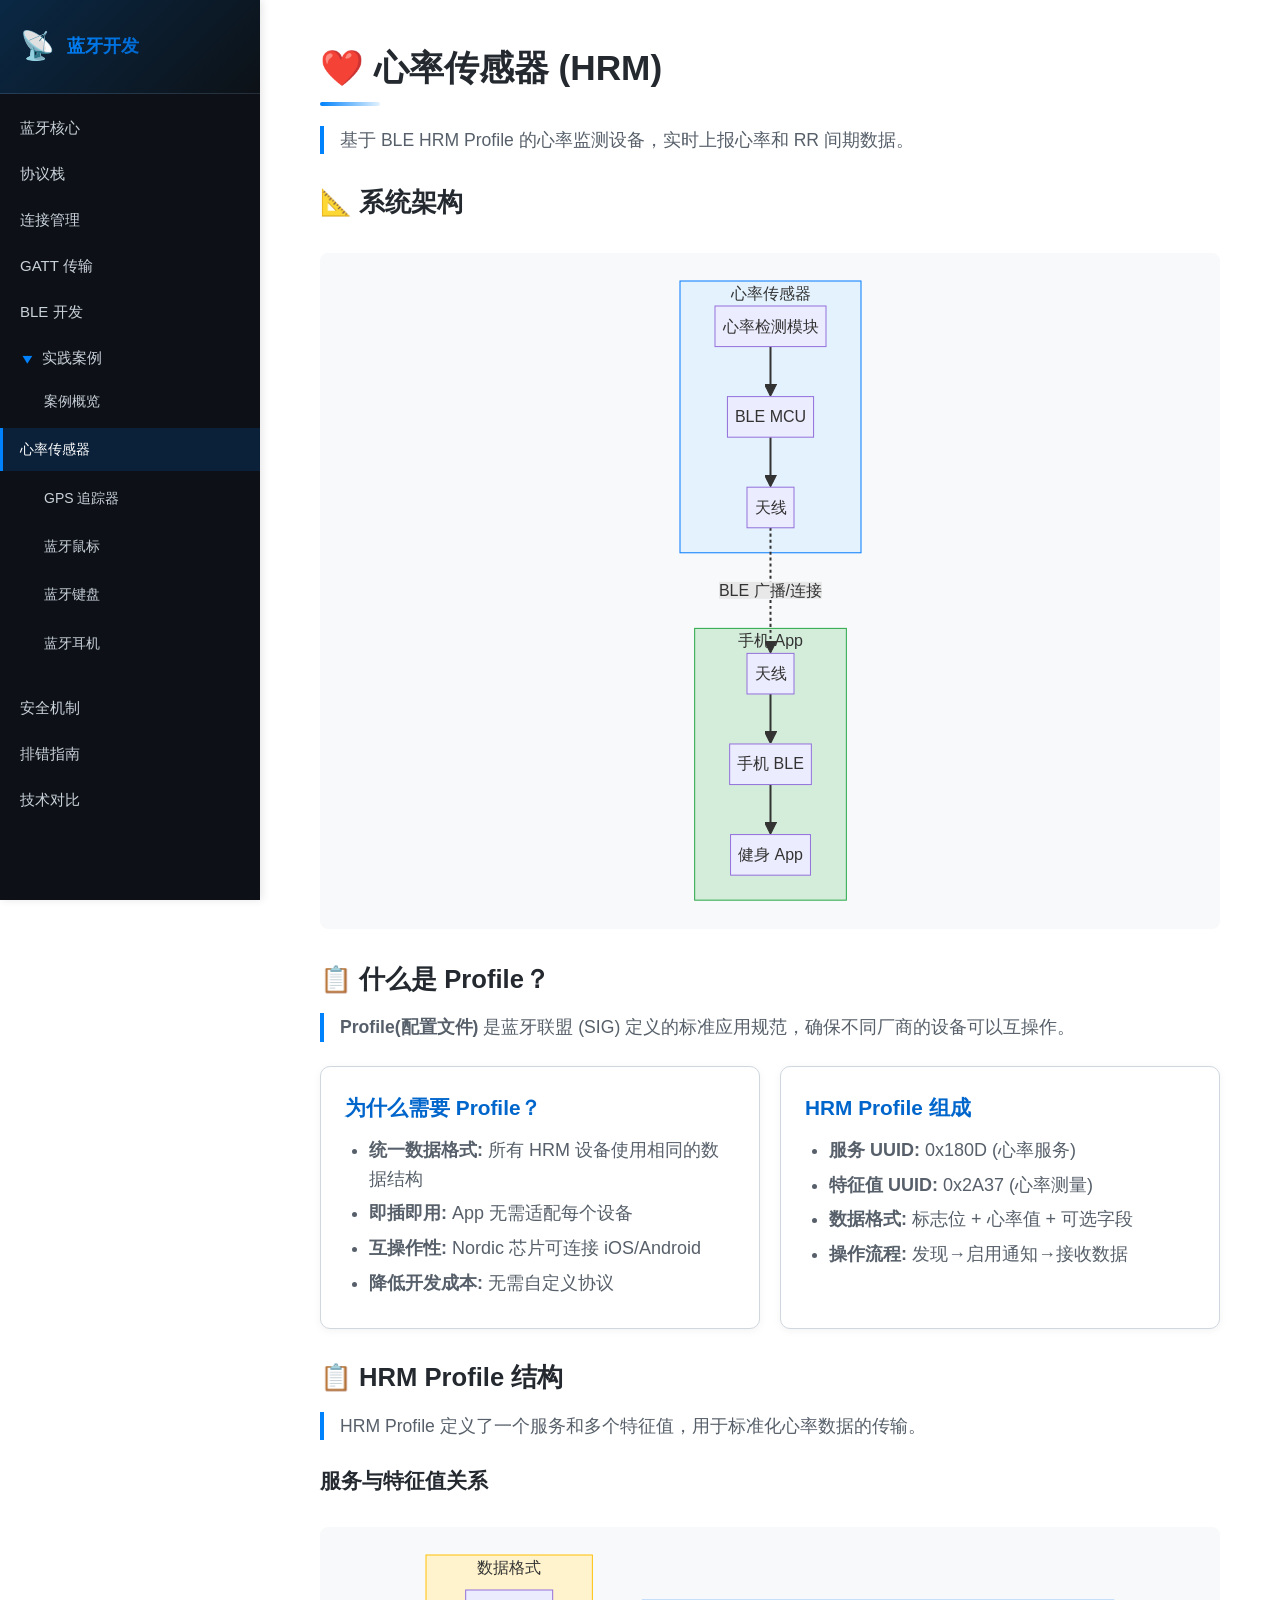
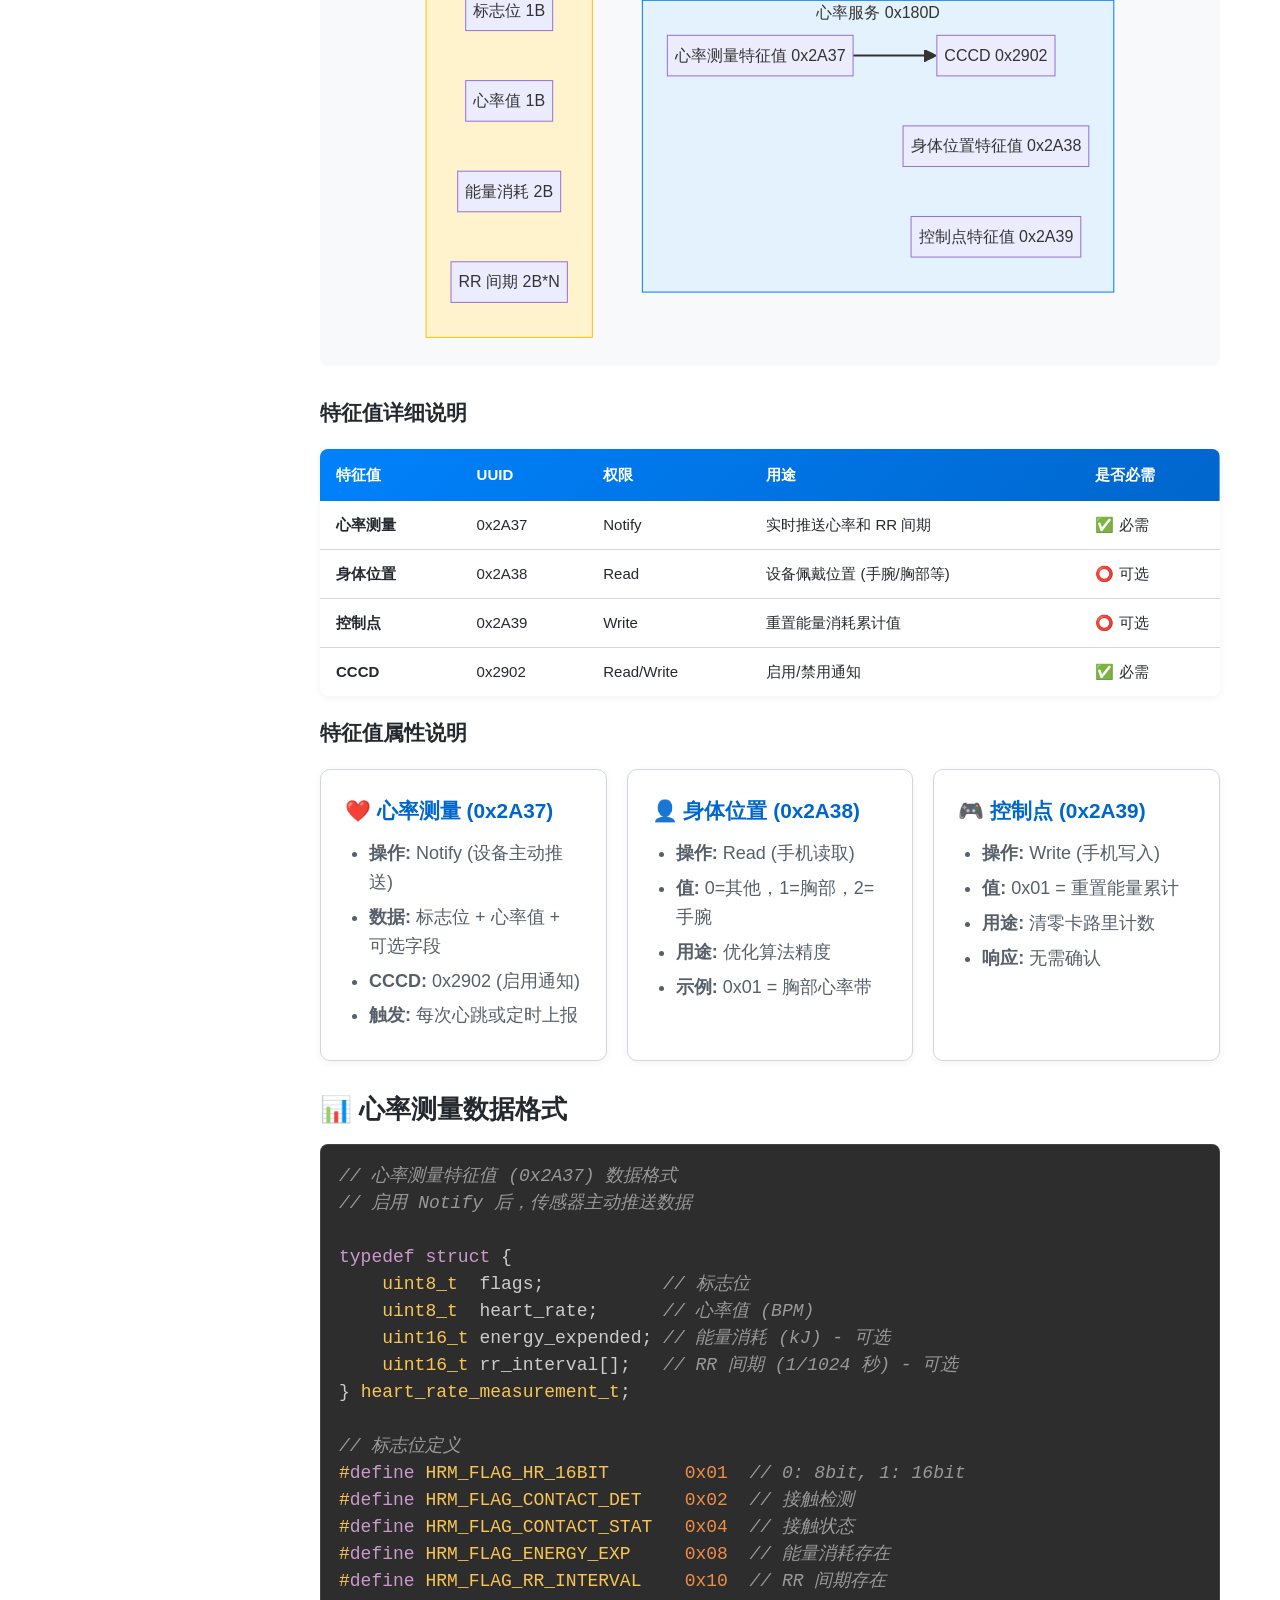
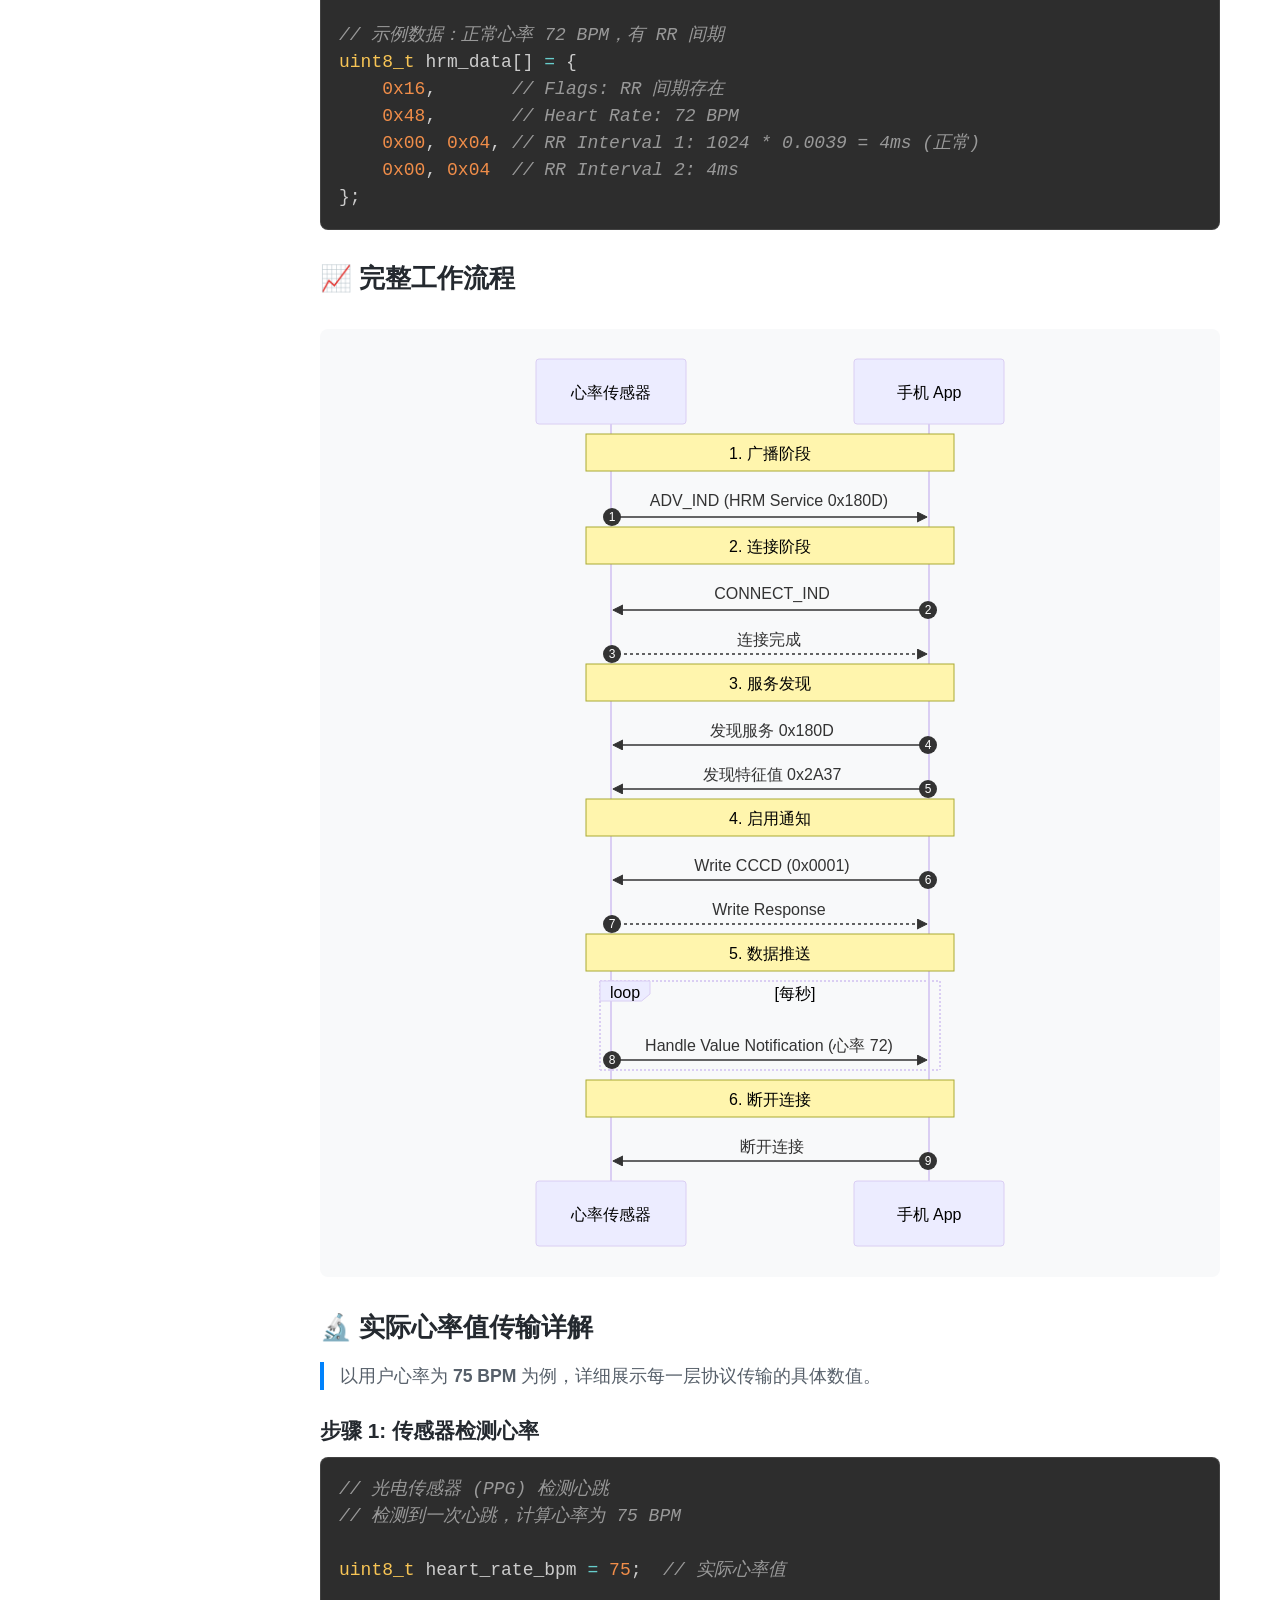
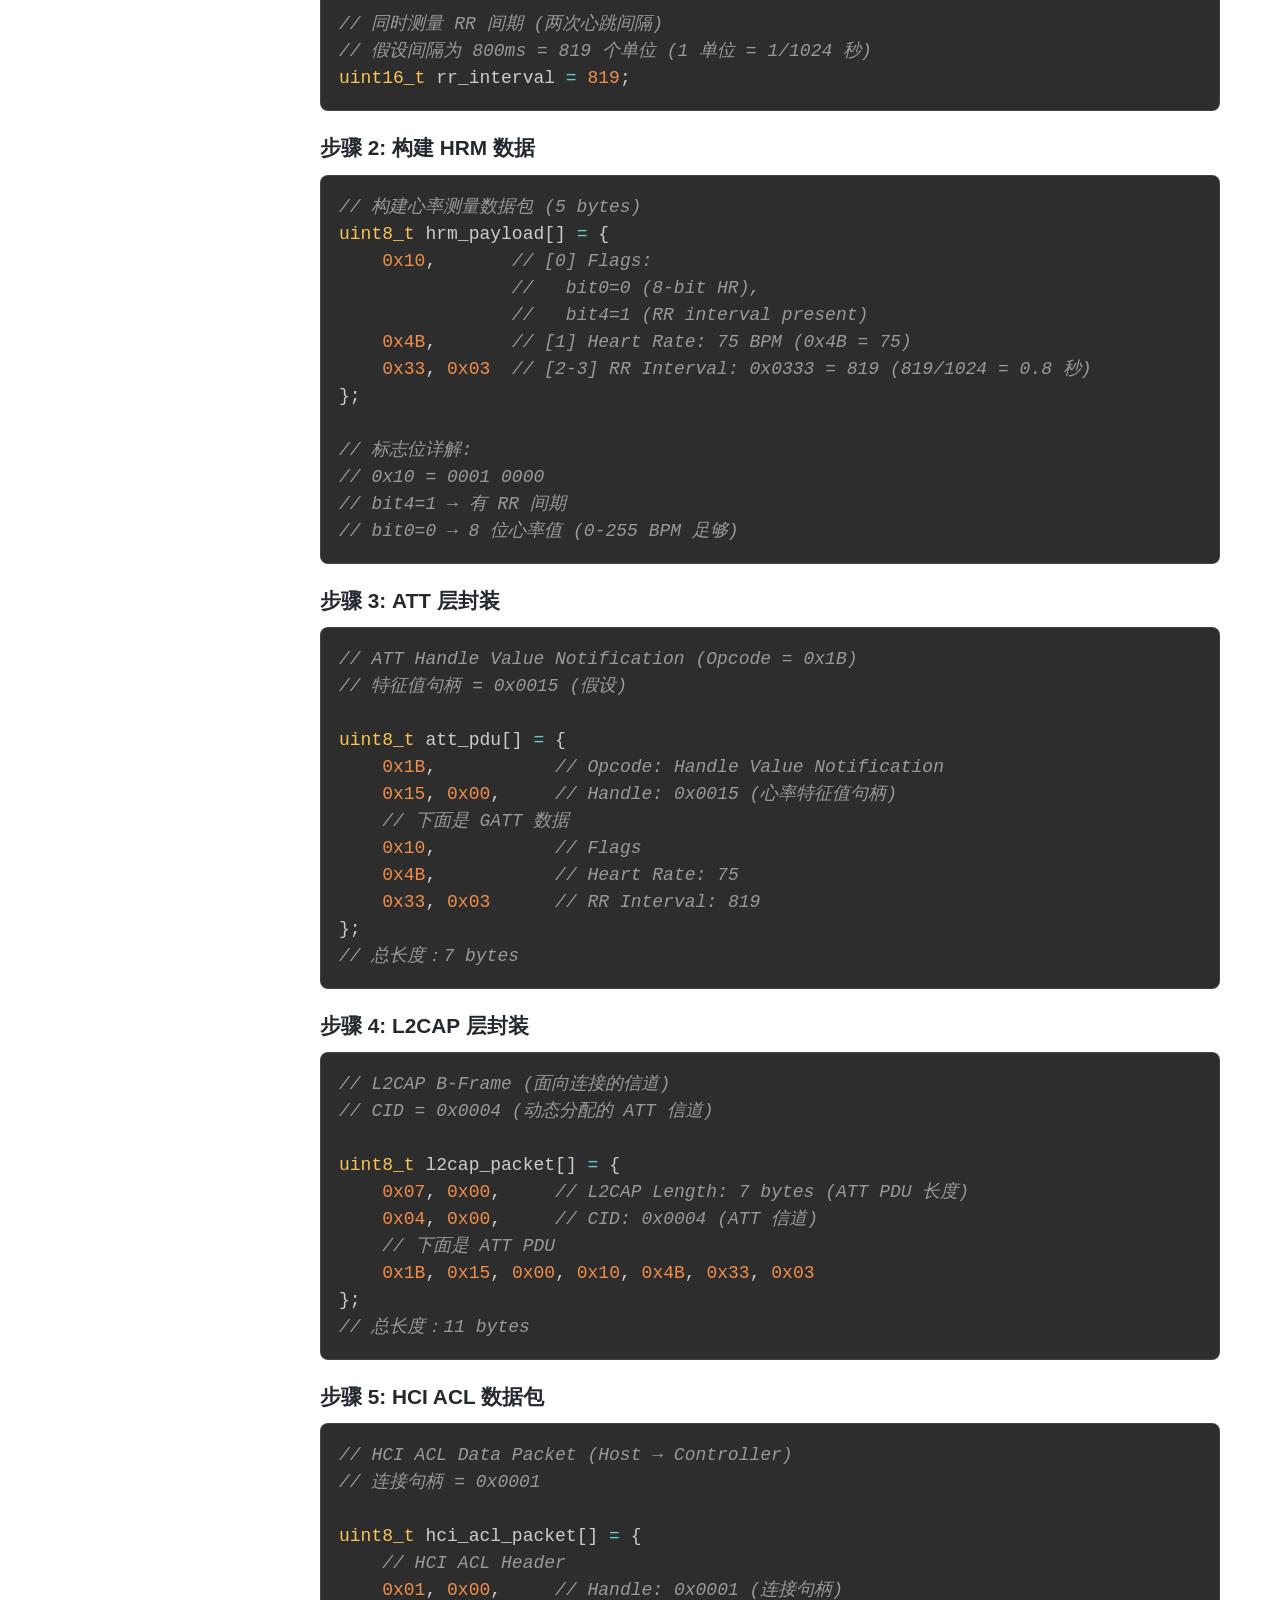
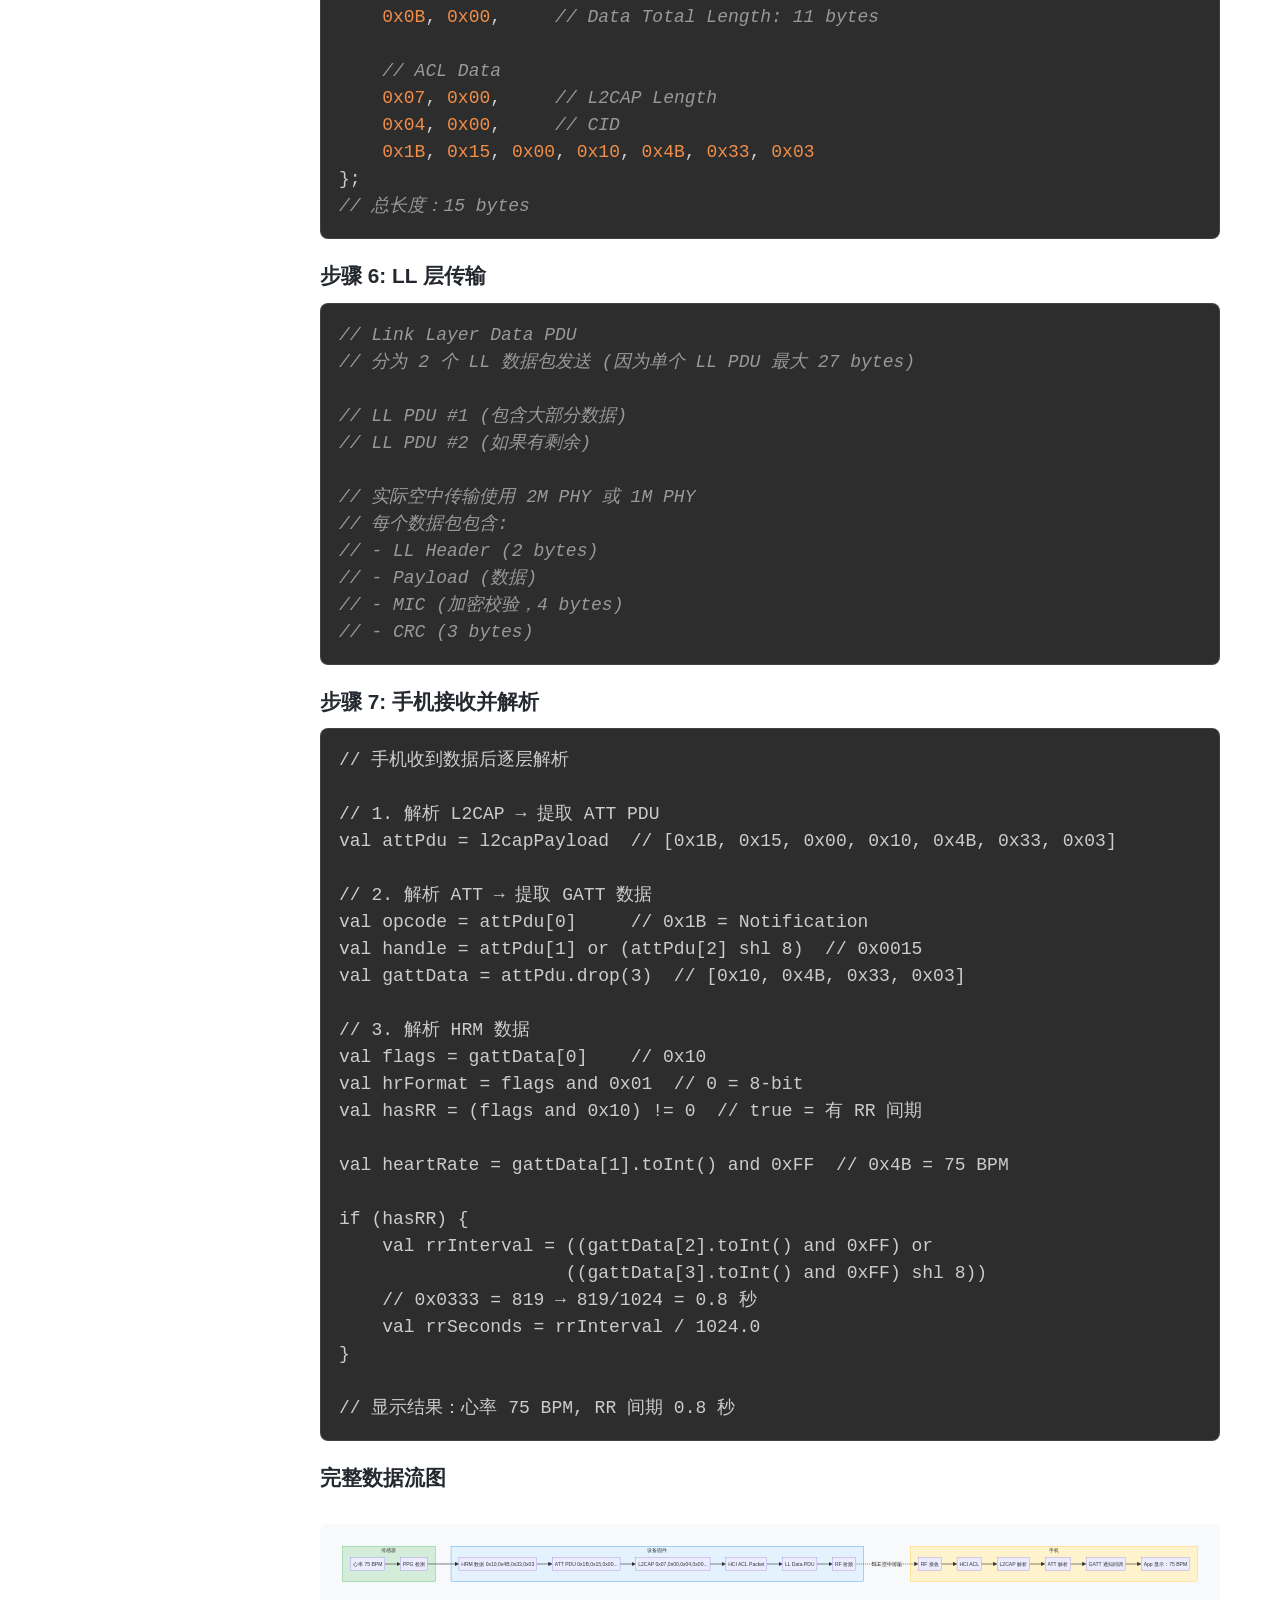
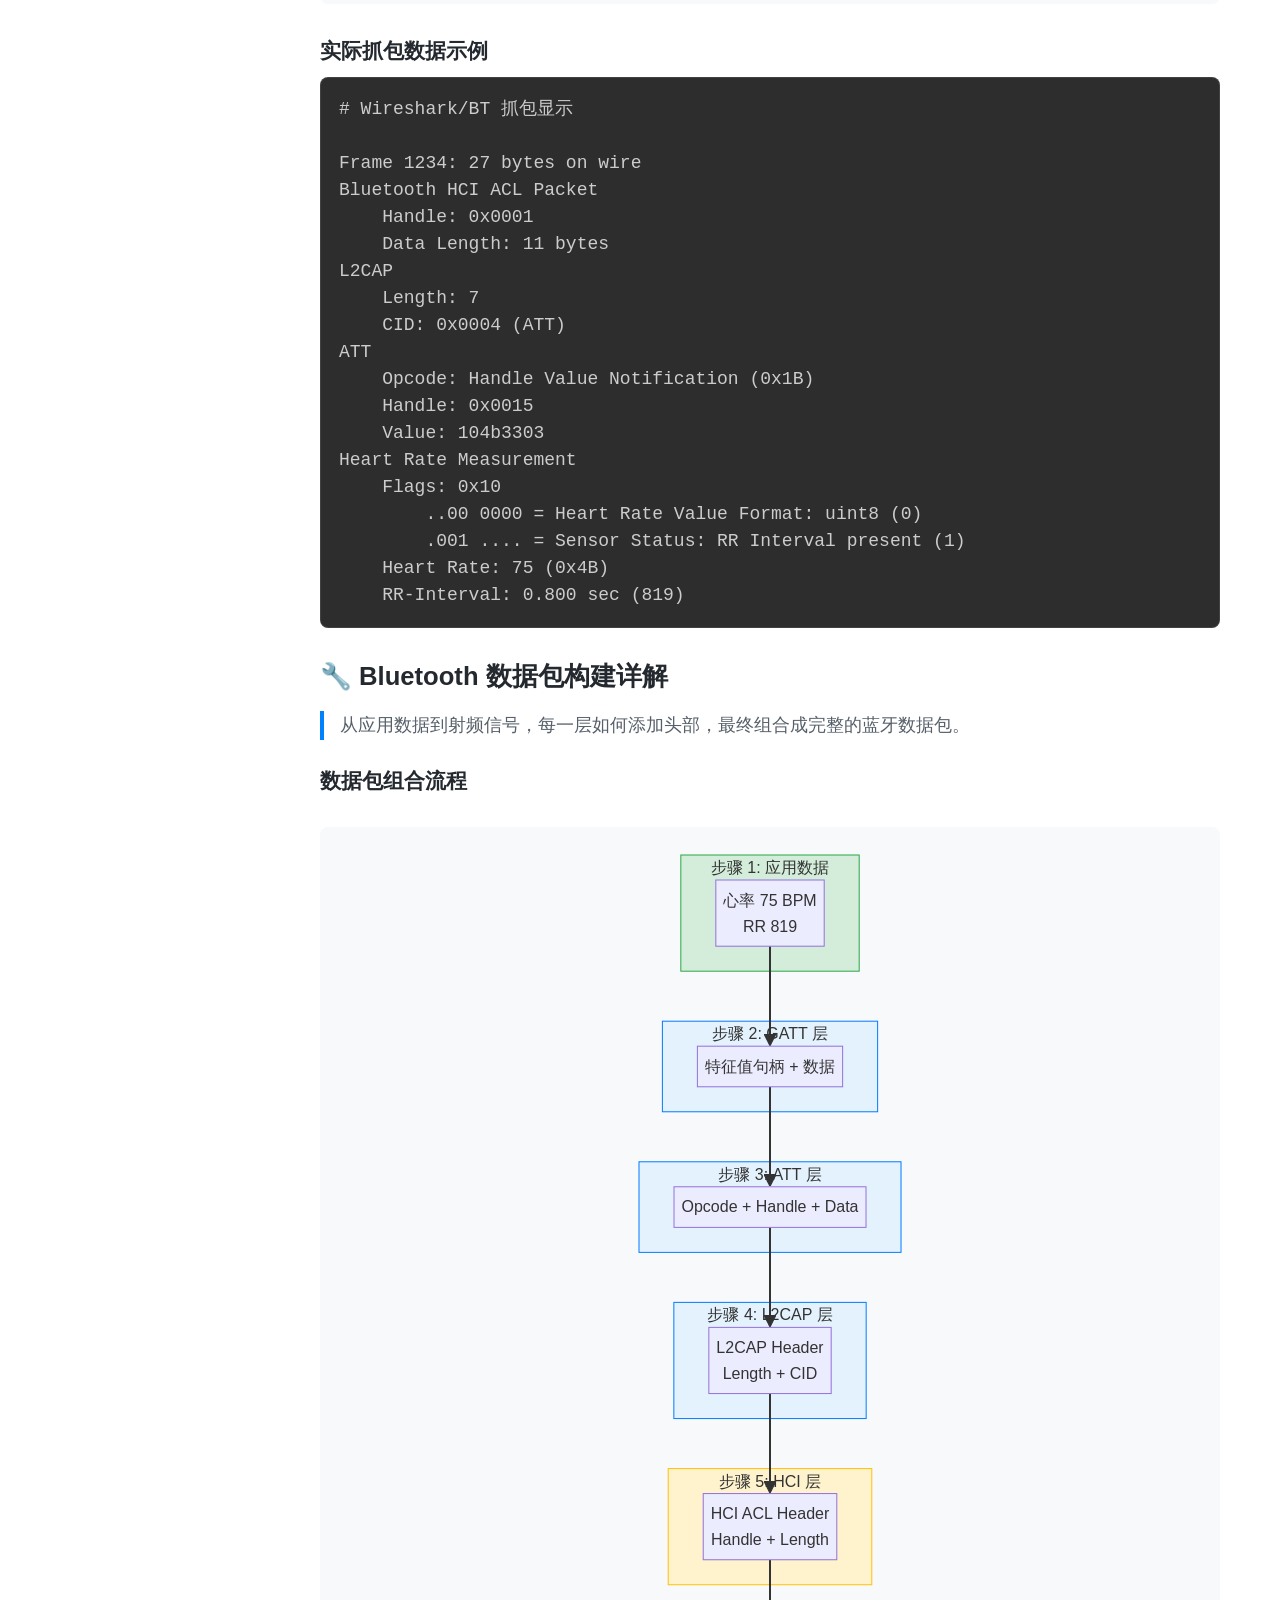
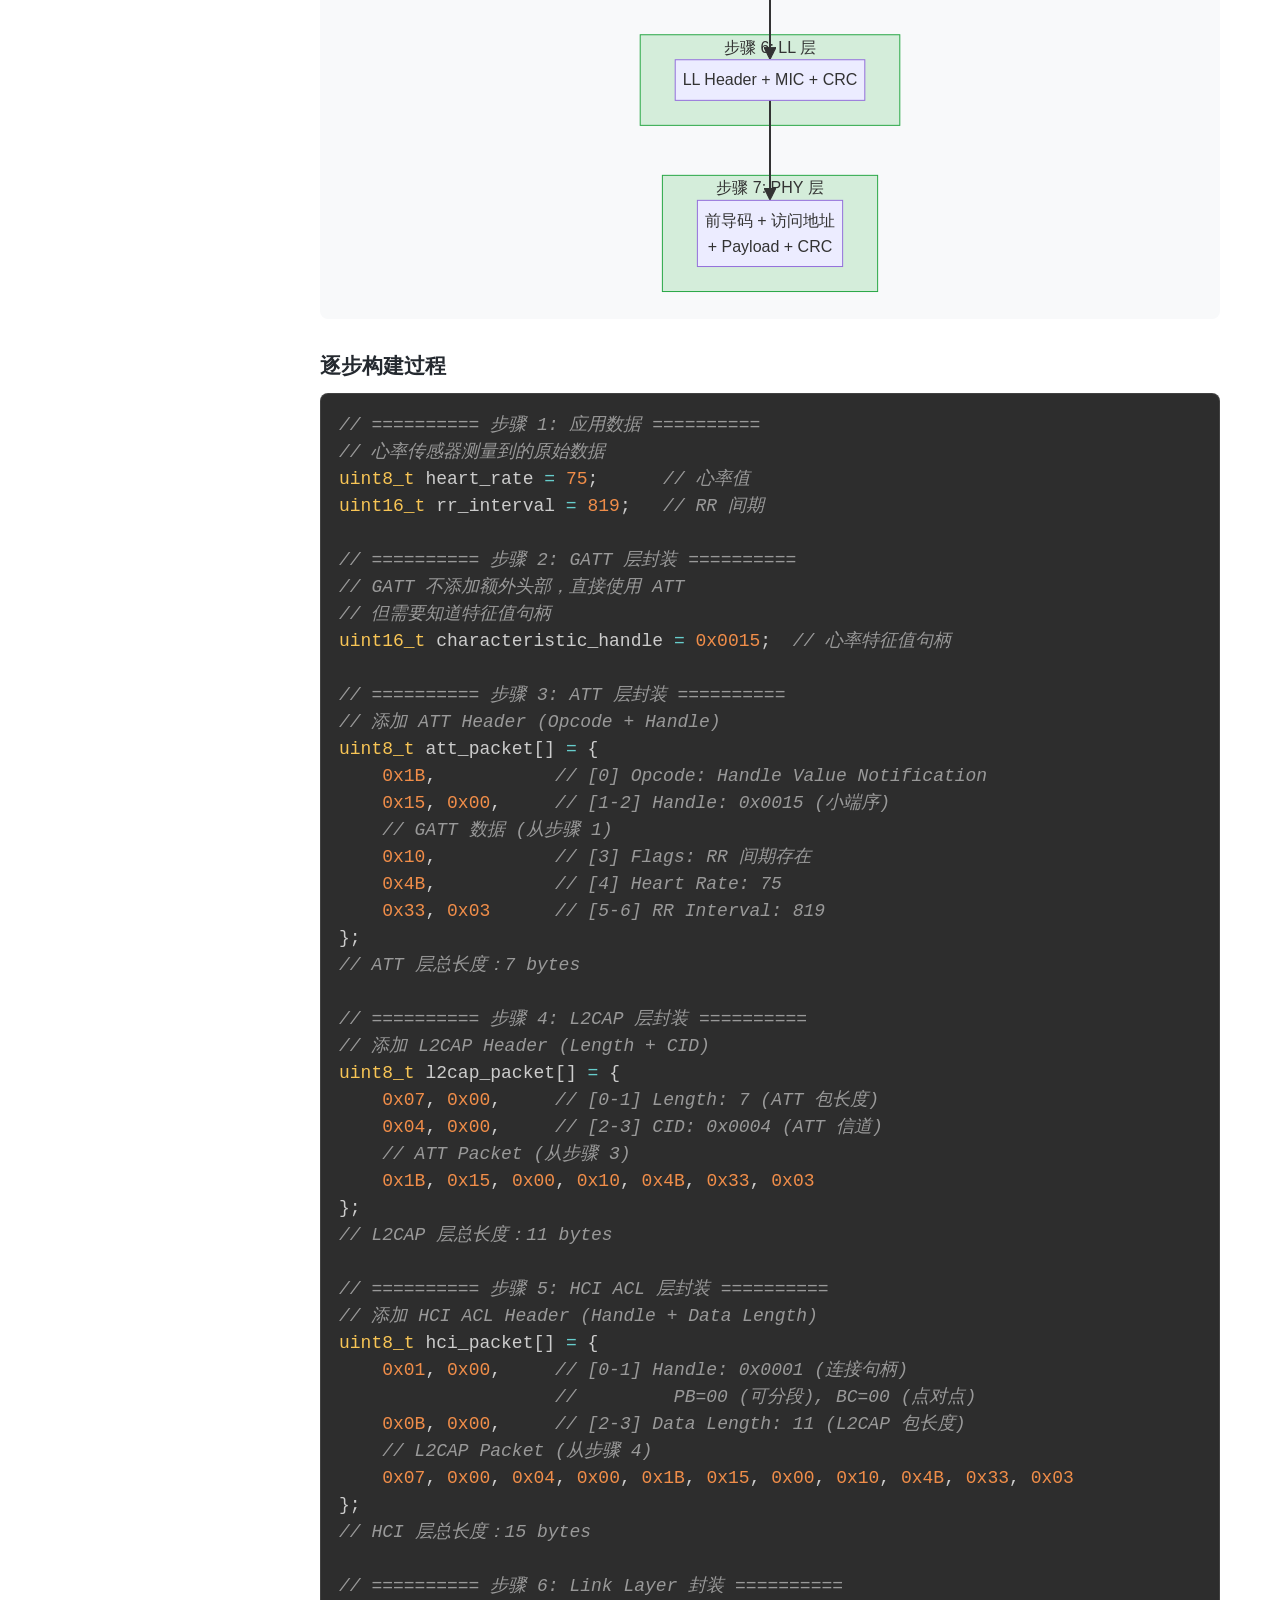
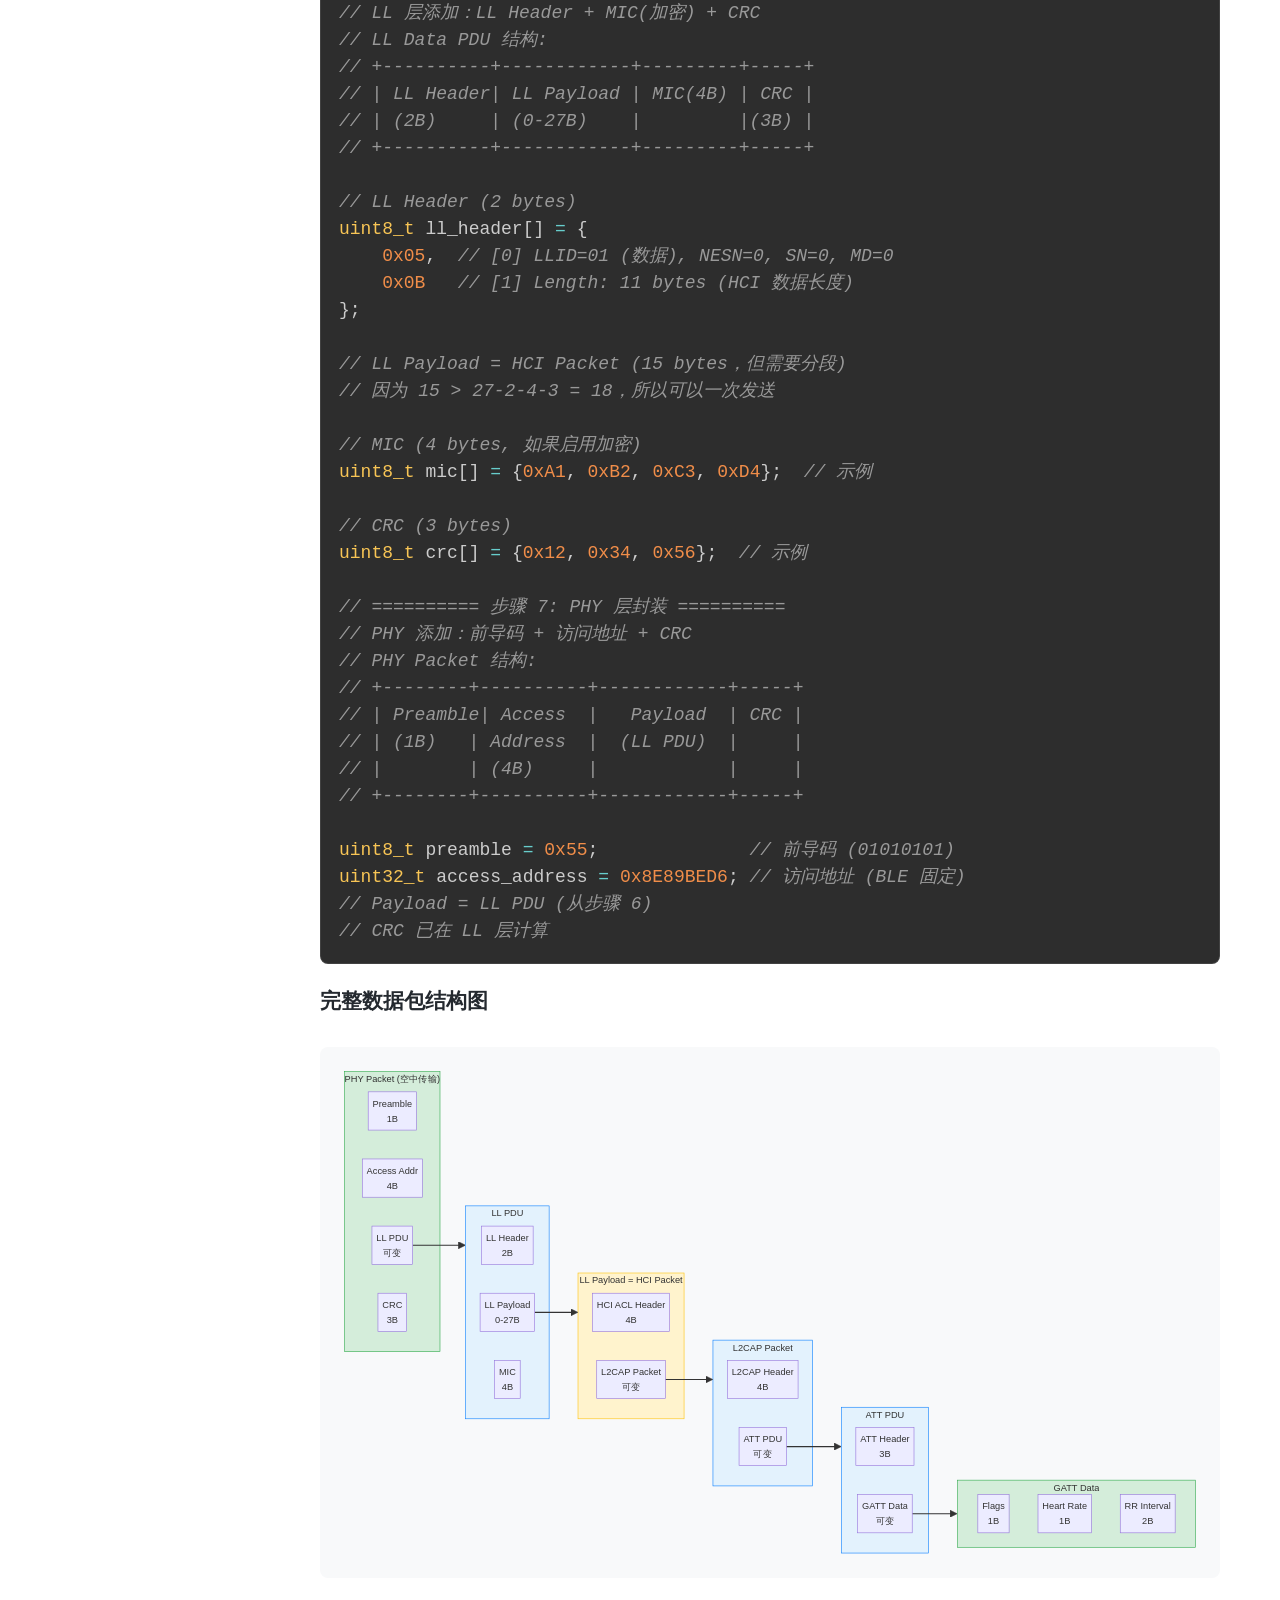
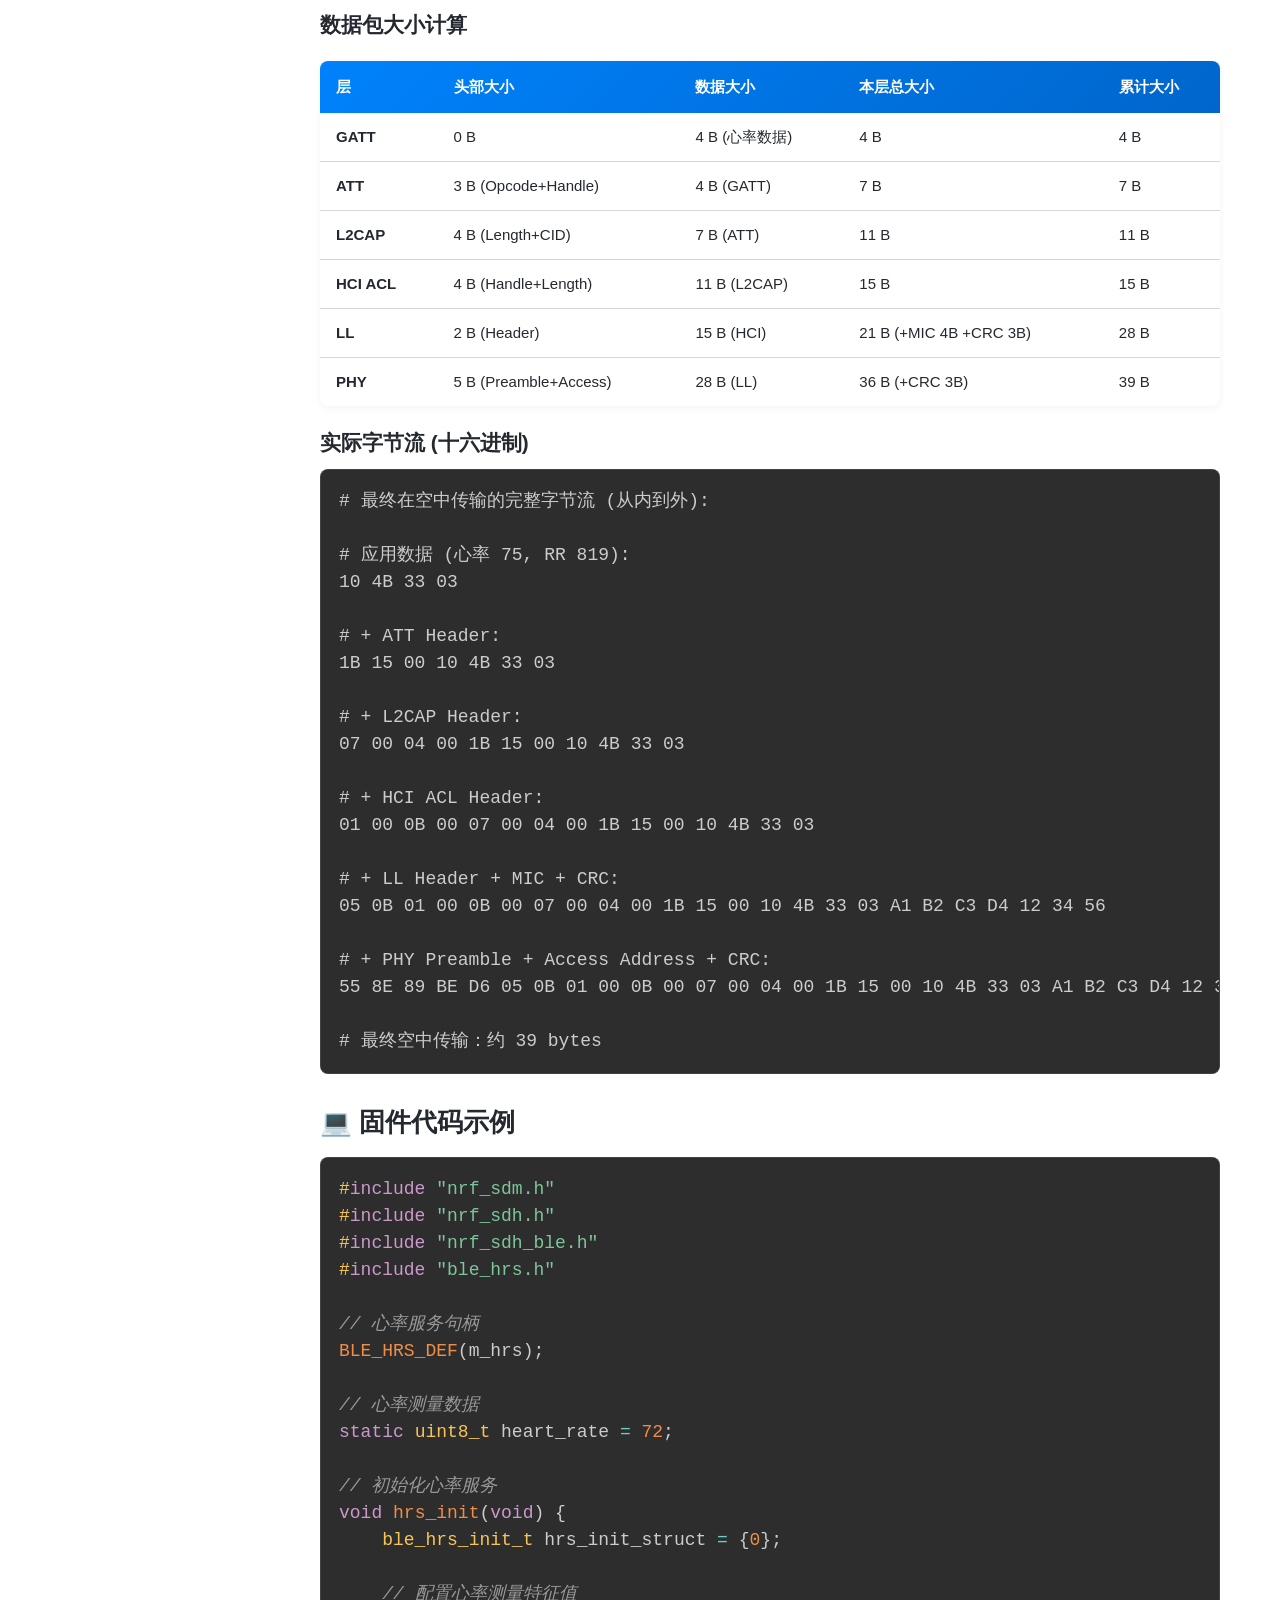
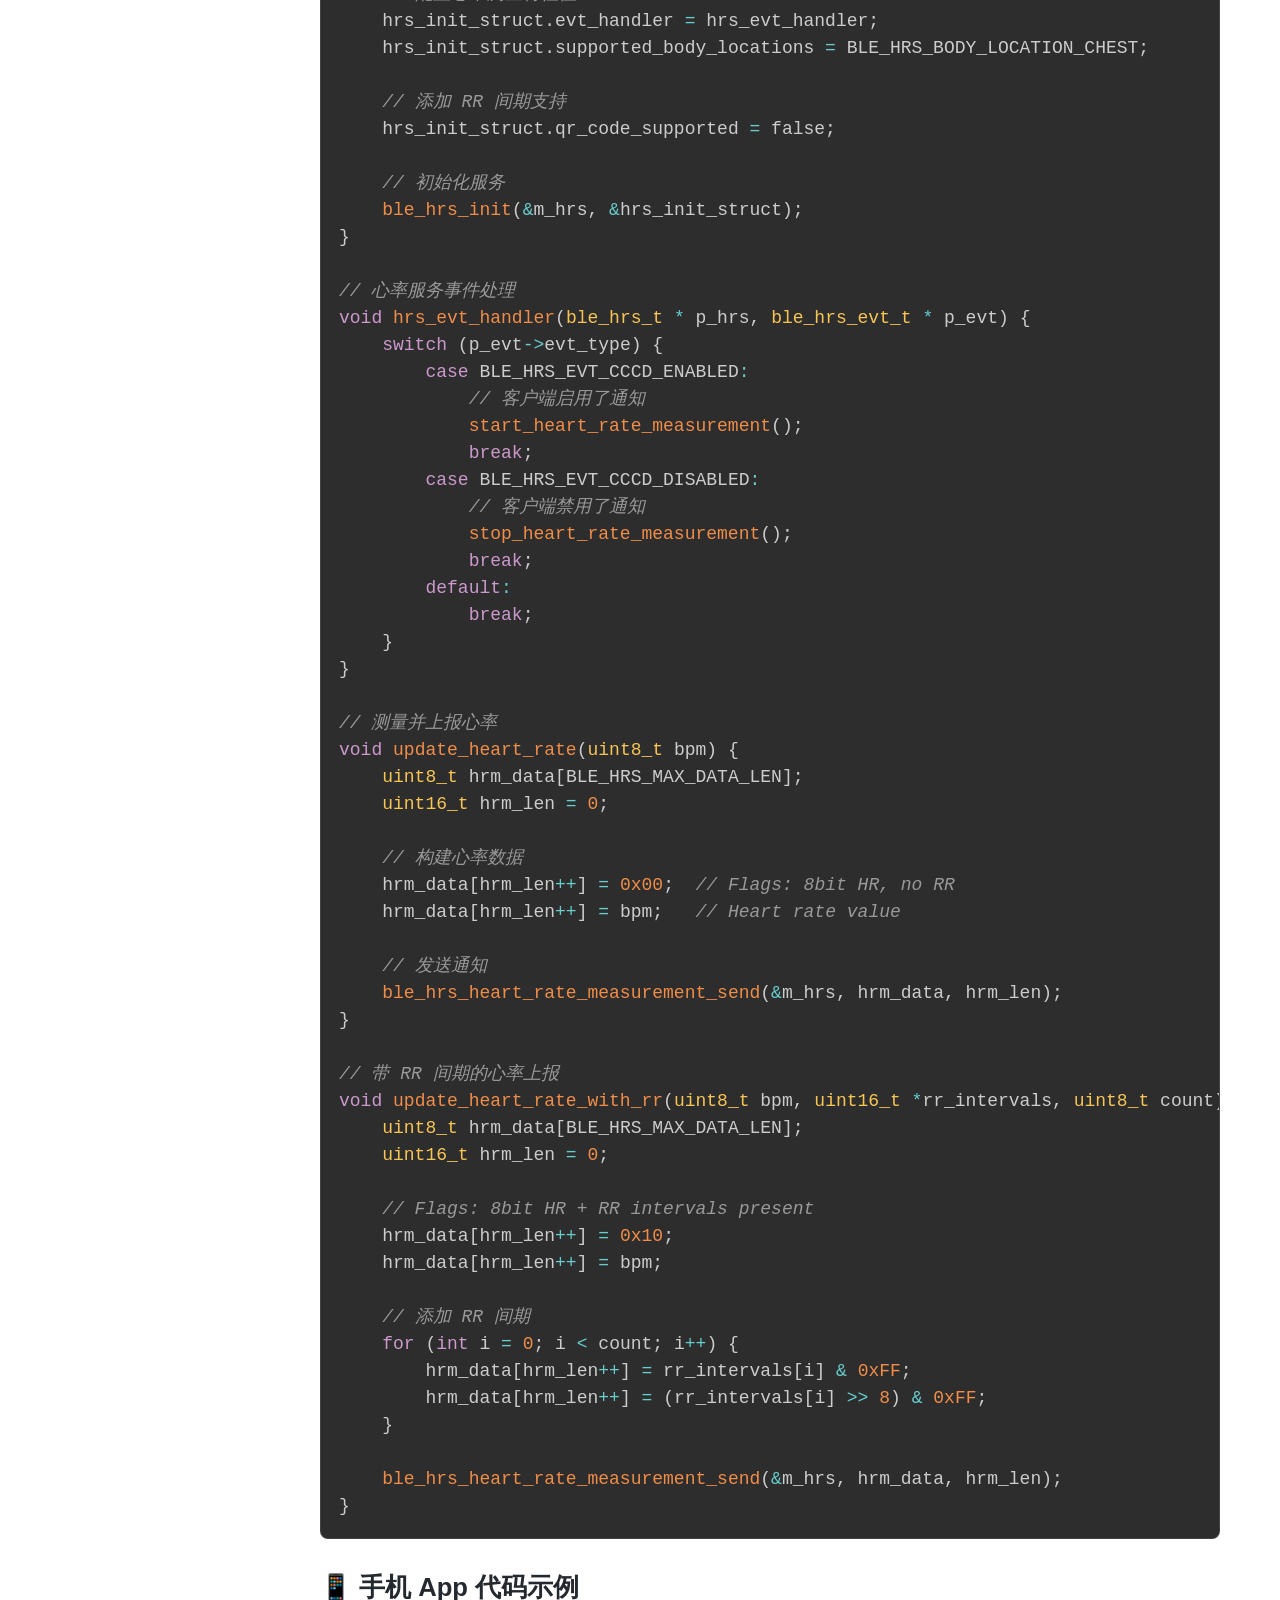
<file: chapters/examples/heart-rate.html>
<!DOCTYPE html>
<html lang="zh-CN">
<head>
    <meta charset="UTF-8">
    <meta name="viewport" content="width=device-width, initial-scale=1.0">
    <title>心率传感器 - 蓝牙协议开发教程</title>
    <link rel="stylesheet" href="../../css/styles.css">
    <link rel="stylesheet" href="../../css/libs/prism-tomorrow.min.css">
    <script src="../../js/libs/mermaid.min.js"></script>
    <script src="../../js/libs/prism.min.js"></script>
    <script src="../../js/libs/prism-c.min.js"></script>
    <link rel="icon" href="data:image/svg+xml,<svg xmlns='http://www.w3.org/2000/svg' viewBox='0 0 100 100'><text y='.9em' font-size='90'>📡</text></svg>">
</head>
<body>
    <nav class="sidebar">
        <div class="sidebar-header">
            <span class="sidebar-logo">📡</span>
            <span class="sidebar-title">蓝牙开发</span>
        </div>
        <ul class="tree-nav">
            <li><a href="../intro.html">蓝牙核心</a></li>
            <li><a href="../protocol-stack.html">协议栈</a></li>
            <li><a href="../connection.html">连接管理</a></li>
            <li><a href="../data.html">GATT 传输</a></li>
            <li><a href="../ble.html">BLE 开发</a></li>
            <li>
                <details open>
                    <summary>实践案例</summary>
                    <ul>
                        <li><a href="index.html">案例概览</a></li>
                        <li><a href="heart-rate.html" class="active">心率传感器</a></li>
                        <li><a href="gps.html">GPS 追踪器</a></li>
                        <li><a href="mouse.html">蓝牙鼠标</a></li>
                        <li><a href="keyboard.html">蓝牙键盘</a></li>
                        <li><a href="headset.html">蓝牙耳机</a></li>
                    </ul>
                </details>
            </li>
            <li><a href="../security.html">安全机制</a></li>
            <li><a href="../troubleshooting.html">排错指南</a></li>
            <li><a href="../comparison.html">技术对比</a></li>
        </ul>
    </nav>

    <main class="main">
        <section class="section">
            <h2>❤️ 心率传感器 (HRM)</h2>
            <p class="lead">基于 BLE HRM Profile 的心率监测设备，实时上报心率和 RR 间期数据。</p>

            <h3>📐 系统架构</h3>
            <div class="mermaid">
flowchart TB
    subgraph Sensor["心率传感器"]
        HR[心率检测模块] --> MCU[BLE MCU]
        MCU --> ANT[天线]
    end
    
    subgraph Phone["手机 App"]
        ANT2[天线] --> MCU2[手机 BLE]
        MCU2 --> APP[健身 App]
    end
    
    ANT -.->|BLE 广播/连接 | ANT2
    
    style Sensor fill:#e3f2fd,stroke:#007bff
    style Phone fill:#d4edda,stroke:#28a745
            </div>

            <h3>📋 什么是 Profile？</h3>
            <p class="lead"><strong>Profile(配置文件)</strong> 是蓝牙联盟 (SIG) 定义的标准应用规范，确保不同厂商的设备可以互操作。</p>
            
            <div class="grid">
                <div class="card">
                    <h3>为什么需要 Profile？</h3>
                    <ul>
                        <li><strong>统一数据格式:</strong> 所有 HRM 设备使用相同的数据结构</li>
                        <li><strong>即插即用:</strong> App 无需适配每个设备</li>
                        <li><strong>互操作性:</strong> Nordic 芯片可连接 iOS/Android</li>
                        <li><strong>降低开发成本:</strong> 无需自定义协议</li>
                    </ul>
                </div>
                <div class="card">
                    <h3>HRM Profile 组成</h3>
                    <ul>
                        <li><strong>服务 UUID:</strong> 0x180D (心率服务)</li>
                        <li><strong>特征值 UUID:</strong> 0x2A37 (心率测量)</li>
                        <li><strong>数据格式:</strong> 标志位 + 心率值 + 可选字段</li>
                        <li><strong>操作流程:</strong> 发现→启用通知→接收数据</li>
                    </ul>
                </div>
            </div>

            <h3>📋 HRM Profile 结构</h3>
            <p class="lead">HRM Profile 定义了一个服务和多个特征值，用于标准化心率数据的传输。</p>

            <h4>服务与特征值关系</h4>
            <div class="mermaid">
flowchart TB
    subgraph HRM["心率服务 0x180D"]
        HRM_Char[心率测量特征值 0x2A37]
        HRM_CCCD[CCCD 0x2902]
        BODY[身体位置特征值 0x2A38]
        CTRL[控制点特征值 0x2A39]
    end
    
    HRM_Char --> HRM_CCCD
    
    subgraph Data["数据格式"]
        Flags[标志位 1B]
        BPM[心率值 1B]
        Energy[能量消耗 2B]
        RR[RR 间期 2B*N]
    end
    
    style HRM fill:#e3f2fd,stroke:#007bff
    style Data fill:#fff3cd,stroke:#ffc107
            </div>

            <h4>特征值详细说明</h4>
            <table class="table">
                <thead>
                    <tr>
                        <th>特征值</th>
                        <th>UUID</th>
                        <th>权限</th>
                        <th>用途</th>
                        <th>是否必需</th>
                    </tr>
                </thead>
                <tbody>
                    <tr>
                        <td><strong>心率测量</strong></td>
                        <td>0x2A37</td>
                        <td>Notify</td>
                        <td>实时推送心率和 RR 间期</td>
                        <td>✅ 必需</td>
                    </tr>
                    <tr>
                        <td><strong>身体位置</strong></td>
                        <td>0x2A38</td>
                        <td>Read</td>
                        <td>设备佩戴位置 (手腕/胸部等)</td>
                        <td>⭕ 可选</td>
                    </tr>
                    <tr>
                        <td><strong>控制点</strong></td>
                        <td>0x2A39</td>
                        <td>Write</td>
                        <td>重置能量消耗累计值</td>
                        <td>⭕ 可选</td>
                    </tr>
                    <tr>
                        <td><strong>CCCD</strong></td>
                        <td>0x2902</td>
                        <td>Read/Write</td>
                        <td>启用/禁用通知</td>
                        <td>✅ 必需</td>
                    </tr>
                </tbody>
            </table>

            <h4>特征值属性说明</h4>
            <div class="grid">
                <div class="card">
                    <h3>❤️ 心率测量 (0x2A37)</h3>
                    <ul>
                        <li><strong>操作:</strong> Notify (设备主动推送)</li>
                        <li><strong>数据:</strong> 标志位 + 心率值 + 可选字段</li>
                        <li><strong>CCCD:</strong> 0x2902 (启用通知)</li>
                        <li><strong>触发:</strong> 每次心跳或定时上报</li>
                    </ul>
                </div>
                <div class="card">
                    <h3>👤 身体位置 (0x2A38)</h3>
                    <ul>
                        <li><strong>操作:</strong> Read (手机读取)</li>
                        <li><strong>值:</strong> 0=其他，1=胸部，2=手腕</li>
                        <li><strong>用途:</strong> 优化算法精度</li>
                        <li><strong>示例:</strong> 0x01 = 胸部心率带</li>
                    </ul>
                </div>
                <div class="card">
                    <h3>🎮 控制点 (0x2A39)</h3>
                    <ul>
                        <li><strong>操作:</strong> Write (手机写入)</li>
                        <li><strong>值:</strong> 0x01 = 重置能量累计</li>
                        <li><strong>用途:</strong> 清零卡路里计数</li>
                        <li><strong>响应:</strong> 无需确认</li>
                    </ul>
                </div>
            </div>

            <h3>📊 心率测量数据格式</h3>
            <pre><code class="language-c">// 心率测量特征值 (0x2A37) 数据格式
// 启用 Notify 后，传感器主动推送数据

typedef struct {
    uint8_t  flags;           // 标志位
    uint8_t  heart_rate;      // 心率值 (BPM)
    uint16_t energy_expended; // 能量消耗 (kJ) - 可选
    uint16_t rr_interval[];   // RR 间期 (1/1024 秒) - 可选
} heart_rate_measurement_t;

// 标志位定义
#define HRM_FLAG_HR_16BIT       0x01  // 0: 8bit, 1: 16bit
#define HRM_FLAG_CONTACT_DET    0x02  // 接触检测
#define HRM_FLAG_CONTACT_STAT   0x04  // 接触状态
#define HRM_FLAG_ENERGY_EXP     0x08  // 能量消耗存在
#define HRM_FLAG_RR_INTERVAL    0x10  // RR 间期存在

// 示例数据：正常心率 72 BPM，有 RR 间期
uint8_t hrm_data[] = {
    0x16,       // Flags: RR 间期存在
    0x48,       // Heart Rate: 72 BPM
    0x00, 0x04, // RR Interval 1: 1024 * 0.0039 = 4ms (正常)
    0x00, 0x04  // RR Interval 2: 4ms
};</code></pre>

            <h3>📈 完整工作流程</h3>
            <div class="mermaid">
sequenceDiagram
    participant HRM as 心率传感器
    participant Phone as 手机 App

    Note over HRM,Phone: 1. 广播阶段
    HRM->>Phone: ADV_IND (HRM Service 0x180D)

    Note over HRM,Phone: 2. 连接阶段
    Phone->>HRM: CONNECT_IND
    HRM-->>Phone: 连接完成

    Note over HRM,Phone: 3. 服务发现
    Phone->>HRM: 发现服务 0x180D
    Phone->>HRM: 发现特征值 0x2A37

    Note over HRM,Phone: 4. 启用通知
    Phone->>HRM: Write CCCD (0x0001)
    HRM-->>Phone: Write Response

    Note over HRM,Phone: 5. 数据推送
    loop 每秒
        HRM->>Phone: Handle Value Notification (心率 72)
    end

    Note over HRM,Phone: 6. 断开连接
    Phone->>HRM: 断开连接
            </div>

            <h3>🔬 实际心率值传输详解</h3>
            <p class="lead">以用户心率为 <strong>75 BPM</strong> 为例，详细展示每一层协议传输的具体数值。</p>

            <h4>步骤 1: 传感器检测心率</h4>
            <pre><code class="language-c">// 光电传感器 (PPG) 检测心跳
// 检测到一次心跳，计算心率为 75 BPM

uint8_t heart_rate_bpm = 75;  // 实际心率值

// 同时测量 RR 间期 (两次心跳间隔)
// 假设间隔为 800ms = 819 个单位 (1 单位 = 1/1024 秒)
uint16_t rr_interval = 819;</code></pre>

            <h4>步骤 2: 构建 HRM 数据</h4>
            <pre><code class="language-c">// 构建心率测量数据包 (5 bytes)
uint8_t hrm_payload[] = {
    0x10,       // [0] Flags: 
                //   bit0=0 (8-bit HR), 
                //   bit4=1 (RR interval present)
    0x4B,       // [1] Heart Rate: 75 BPM (0x4B = 75)
    0x33, 0x03  // [2-3] RR Interval: 0x0333 = 819 (819/1024 = 0.8 秒)
};

// 标志位详解:
// 0x10 = 0001 0000
// bit4=1 → 有 RR 间期
// bit0=0 → 8 位心率值 (0-255 BPM 足够)</code></pre>

            <h4>步骤 3: ATT 层封装</h4>
            <pre><code class="language-c">// ATT Handle Value Notification (Opcode = 0x1B)
// 特征值句柄 = 0x0015 (假设)

uint8_t att_pdu[] = {
    0x1B,           // Opcode: Handle Value Notification
    0x15, 0x00,     // Handle: 0x0015 (心率特征值句柄)
    // 下面是 GATT 数据
    0x10,           // Flags
    0x4B,           // Heart Rate: 75
    0x33, 0x03      // RR Interval: 819
};
// 总长度：7 bytes</code></pre>

            <h4>步骤 4: L2CAP 层封装</h4>
            <pre><code class="language-c">// L2CAP B-Frame (面向连接的信道)
// CID = 0x0004 (动态分配的 ATT 信道)

uint8_t l2cap_packet[] = {
    0x07, 0x00,     // L2CAP Length: 7 bytes (ATT PDU 长度)
    0x04, 0x00,     // CID: 0x0004 (ATT 信道)
    // 下面是 ATT PDU
    0x1B, 0x15, 0x00, 0x10, 0x4B, 0x33, 0x03
};
// 总长度：11 bytes</code></pre>

            <h4>步骤 5: HCI ACL 数据包</h4>
            <pre><code class="language-c">// HCI ACL Data Packet (Host → Controller)
// 连接句柄 = 0x0001

uint8_t hci_acl_packet[] = {
    // HCI ACL Header
    0x01, 0x00,     // Handle: 0x0001 (连接句柄)
    0x0B, 0x00,     // Data Total Length: 11 bytes
    
    // ACL Data
    0x07, 0x00,     // L2CAP Length
    0x04, 0x00,     // CID
    0x1B, 0x15, 0x00, 0x10, 0x4B, 0x33, 0x03
};
// 总长度：15 bytes</code></pre>

            <h4>步骤 6: LL 层传输</h4>
            <pre><code class="language-c">// Link Layer Data PDU
// 分为 2 个 LL 数据包发送 (因为单个 LL PDU 最大 27 bytes)

// LL PDU #1 (包含大部分数据)
// LL PDU #2 (如果有剩余)

// 实际空中传输使用 2M PHY 或 1M PHY
// 每个数据包包含:
// - LL Header (2 bytes)
// - Payload (数据)
// - MIC (加密校验，4 bytes)
// - CRC (3 bytes)</code></pre>

            <h4>步骤 7: 手机接收并解析</h4>
            <pre><code class="language-kotlin">// 手机收到数据后逐层解析

// 1. 解析 L2CAP → 提取 ATT PDU
val attPdu = l2capPayload  // [0x1B, 0x15, 0x00, 0x10, 0x4B, 0x33, 0x03]

// 2. 解析 ATT → 提取 GATT 数据
val opcode = attPdu[0]     // 0x1B = Notification
val handle = attPdu[1] or (attPdu[2] shl 8)  // 0x0015
val gattData = attPdu.drop(3)  // [0x10, 0x4B, 0x33, 0x03]

// 3. 解析 HRM 数据
val flags = gattData[0]    // 0x10
val hrFormat = flags and 0x01  // 0 = 8-bit
val hasRR = (flags and 0x10) != 0  // true = 有 RR 间期

val heartRate = gattData[1].toInt() and 0xFF  // 0x4B = 75 BPM

if (hasRR) {
    val rrInterval = ((gattData[2].toInt() and 0xFF) or 
                     ((gattData[3].toInt() and 0xFF) shl 8))
    // 0x0333 = 819 → 819/1024 = 0.8 秒
    val rrSeconds = rrInterval / 1024.0
}

// 显示结果：心率 75 BPM, RR 间期 0.8 秒</code></pre>

            <h4>完整数据流图</h4>
            <div class="mermaid">
flowchart LR
    subgraph Sensor["传感器"]
        HR[心率 75 BPM] --> PPG[PPG 检测]
    end
    
    subgraph Device["设备固件"]
        PPG --> HRM[HRM 数据 0x10,0x4B,0x33,0x03]
        HRM --> ATT[ATT PDU 0x1B,0x15,0x00...]
        ATT --> L2CAP[L2CAP 0x07,0x00,0x04,0x00...]
        L2CAP --> HCI[HCI ACL Packet]
        HCI --> LL[LL Data PDU]
        LL --> RF[RF 射频]
    end
    
    subgraph Phone["手机"]
        RF2[RF 接收] --> HCI2[HCI ACL]
        HCI2 --> L2CAP2[L2CAP 解析]
        L2CAP2 --> ATT2[ATT 解析]
        ATT2 --> GATT2[GATT 通知回调]
        GATT2 --> APP[App 显示：75 BPM]
    end
    
    RF -.->|BLE 空中传输 | RF2
    
    style Sensor fill:#d4edda,stroke:#28a745
    style Device fill:#e3f2fd,stroke:#007bff
    style Phone fill:#fff3cd,stroke:#ffc107
            </div>

            <h4>实际抓包数据示例</h4>
            <pre><code class="language-bash"># Wireshark/BT 抓包显示

Frame 1234: 27 bytes on wire
Bluetooth HCI ACL Packet
    Handle: 0x0001
    Data Length: 11 bytes
L2CAP
    Length: 7
    CID: 0x0004 (ATT)
ATT
    Opcode: Handle Value Notification (0x1B)
    Handle: 0x0015
    Value: 104b3303
Heart Rate Measurement
    Flags: 0x10
        ..00 0000 = Heart Rate Value Format: uint8 (0)
        .001 .... = Sensor Status: RR Interval present (1)
    Heart Rate: 75 (0x4B)
    RR-Interval: 0.800 sec (819)</code></pre>

            <h3>🔧 Bluetooth 数据包构建详解</h3>
            <p class="lead">从应用数据到射频信号，每一层如何添加头部，最终组合成完整的蓝牙数据包。</p>

            <h4>数据包组合流程</h4>
            <div class="mermaid">
flowchart TB
    subgraph Step1["步骤 1: 应用数据"]
        A1["心率 75 BPM<br/>RR 819"]
    end
    
    subgraph Step2["步骤 2: GATT 层"]
        A2["特征值句柄 + 数据"]
    end
    
    subgraph Step3["步骤 3: ATT 层"]
        A3["Opcode + Handle + Data"]
    end
    
    subgraph Step4["步骤 4: L2CAP 层"]
        A4["L2CAP Header<br/>Length + CID"]
    end
    
    subgraph Step5["步骤 5: HCI 层"]
        A5["HCI ACL Header<br/>Handle + Length"]
    end
    
    subgraph Step6["步骤 6: LL 层"]
        A6["LL Header + MIC + CRC"]
    end
    
    subgraph Step7["步骤 7: PHY 层"]
        A7["前导码 + 访问地址<br/>+ Payload + CRC"]
    end
    
    A1 --> A2
    A2 --> A3
    A3 --> A4
    A4 --> A5
    A5 --> A6
    A6 --> A7
    
    style Step1 fill:#d4edda,stroke:#28a745
    style Step2 fill:#e3f2fd,stroke:#007bff
    style Step3 fill:#e3f2fd,stroke:#007bff
    style Step4 fill:#e3f2fd,stroke:#007bff
    style Step5 fill:#fff3cd,stroke:#ffc107
    style Step6 fill:#d4edda,stroke:#28a745
    style Step7 fill:#d4edda,stroke:#28a745
            </div>

            <h4>逐步构建过程</h4>
            <pre><code class="language-c">// ========== 步骤 1: 应用数据 ==========
// 心率传感器测量到的原始数据
uint8_t heart_rate = 75;      // 心率值
uint16_t rr_interval = 819;   // RR 间期

// ========== 步骤 2: GATT 层封装 ==========
// GATT 不添加额外头部，直接使用 ATT
// 但需要知道特征值句柄
uint16_t characteristic_handle = 0x0015;  // 心率特征值句柄

// ========== 步骤 3: ATT 层封装 ==========
// 添加 ATT Header (Opcode + Handle)
uint8_t att_packet[] = {
    0x1B,           // [0] Opcode: Handle Value Notification
    0x15, 0x00,     // [1-2] Handle: 0x0015 (小端序)
    // GATT 数据 (从步骤 1)
    0x10,           // [3] Flags: RR 间期存在
    0x4B,           // [4] Heart Rate: 75
    0x33, 0x03      // [5-6] RR Interval: 819
};
// ATT 层总长度：7 bytes

// ========== 步骤 4: L2CAP 层封装 ==========
// 添加 L2CAP Header (Length + CID)
uint8_t l2cap_packet[] = {
    0x07, 0x00,     // [0-1] Length: 7 (ATT 包长度)
    0x04, 0x00,     // [2-3] CID: 0x0004 (ATT 信道)
    // ATT Packet (从步骤 3)
    0x1B, 0x15, 0x00, 0x10, 0x4B, 0x33, 0x03
};
// L2CAP 层总长度：11 bytes

// ========== 步骤 5: HCI ACL 层封装 ==========
// 添加 HCI ACL Header (Handle + Data Length)
uint8_t hci_packet[] = {
    0x01, 0x00,     // [0-1] Handle: 0x0001 (连接句柄)
                    //         PB=00 (可分段), BC=00 (点对点)
    0x0B, 0x00,     // [2-3] Data Length: 11 (L2CAP 包长度)
    // L2CAP Packet (从步骤 4)
    0x07, 0x00, 0x04, 0x00, 0x1B, 0x15, 0x00, 0x10, 0x4B, 0x33, 0x03
};
// HCI 层总长度：15 bytes

// ========== 步骤 6: Link Layer 封装 ==========
// LL 层添加：LL Header + MIC(加密) + CRC
// LL Data PDU 结构:
// +----------+------------+---------+-----+
// | LL Header| LL Payload | MIC(4B) | CRC |
// | (2B)     | (0-27B)    |         |(3B) |
// +----------+------------+---------+-----+

// LL Header (2 bytes)
uint8_t ll_header[] = {
    0x05,  // [0] LLID=01 (数据), NESN=0, SN=0, MD=0
    0x0B   // [1] Length: 11 bytes (HCI 数据长度)
};

// LL Payload = HCI Packet (15 bytes，但需要分段)
// 因为 15 > 27-2-4-3 = 18，所以可以一次发送

// MIC (4 bytes, 如果启用加密)
uint8_t mic[] = {0xA1, 0xB2, 0xC3, 0xD4};  // 示例

// CRC (3 bytes)
uint8_t crc[] = {0x12, 0x34, 0x56};  // 示例

// ========== 步骤 7: PHY 层封装 ==========
// PHY 添加：前导码 + 访问地址 + CRC
// PHY Packet 结构:
// +--------+----------+------------+-----+
// | Preamble| Access  |   Payload  | CRC |
// | (1B)   | Address  |  (LL PDU)  |     |
// |        | (4B)     |            |     |
// +--------+----------+------------+-----+

uint8_t preamble = 0x55;              // 前导码 (01010101)
uint32_t access_address = 0x8E89BED6; // 访问地址 (BLE 固定)
// Payload = LL PDU (从步骤 6)
// CRC 已在 LL 层计算</code></pre>

            <h4>完整数据包结构图</h4>
            <div class="mermaid">
flowchart LR
    subgraph PHY_Packet["PHY Packet (空中传输)"]
        P1["Preamble<br/>1B"]
        P2["Access Addr<br/>4B"]
        P3["LL PDU<br/>可变"]
        P4["CRC<br/>3B"]
    end
    
    subgraph LL_PDU["LL PDU"]
        L1["LL Header<br/>2B"]
        L2["LL Payload<br/>0-27B"]
        L3["MIC<br/>4B"]
    end
    
    subgraph LL_Payload["LL Payload = HCI Packet"]
        H1["HCI ACL Header<br/>4B"]
        H2["L2CAP Packet<br/>可变"]
    end
    
    subgraph L2CAP["L2CAP Packet"]
        C1["L2CAP Header<br/>4B"]
        C2["ATT PDU<br/>可变"]
    end
    
    subgraph ATT["ATT PDU"]
        A1["ATT Header<br/>3B"]
        A2["GATT Data<br/>可变"]
    end
    
    subgraph GATT["GATT Data"]
        G1["Flags<br/>1B"]
        G2["Heart Rate<br/>1B"]
        G3["RR Interval<br/>2B"]
    end
    
    P3 --> LL_PDU
    L2 --> LL_Payload
    H2 --> L2CAP
    C2 --> ATT
    A2 --> GATT
    
    style PHY_Packet fill:#d4edda,stroke:#28a745
    style LL_PDU fill:#e3f2fd,stroke:#007bff
    style LL_Payload fill:#fff3cd,stroke:#ffc107
    style L2CAP fill:#e3f2fd,stroke:#007bff
    style ATT fill:#e3f2fd,stroke:#007bff
    style GATT fill:#d4edda,stroke:#28a745
            </div>

            <h4>数据包大小计算</h4>
            <table class="table">
                <thead>
                    <tr>
                        <th>层</th>
                        <th>头部大小</th>
                        <th>数据大小</th>
                        <th>本层总大小</th>
                        <th>累计大小</th>
                    </tr>
                </thead>
                <tbody>
                    <tr>
                        <td><strong>GATT</strong></td>
                        <td>0 B</td>
                        <td>4 B (心率数据)</td>
                        <td>4 B</td>
                        <td>4 B</td>
                    </tr>
                    <tr>
                        <td><strong>ATT</strong></td>
                        <td>3 B (Opcode+Handle)</td>
                        <td>4 B (GATT)</td>
                        <td>7 B</td>
                        <td>7 B</td>
                    </tr>
                    <tr>
                        <td><strong>L2CAP</strong></td>
                        <td>4 B (Length+CID)</td>
                        <td>7 B (ATT)</td>
                        <td>11 B</td>
                        <td>11 B</td>
                    </tr>
                    <tr>
                        <td><strong>HCI ACL</strong></td>
                        <td>4 B (Handle+Length)</td>
                        <td>11 B (L2CAP)</td>
                        <td>15 B</td>
                        <td>15 B</td>
                    </tr>
                    <tr>
                        <td><strong>LL</strong></td>
                        <td>2 B (Header)</td>
                        <td>15 B (HCI)</td>
                        <td>21 B (+MIC 4B +CRC 3B)</td>
                        <td>28 B</td>
                    </tr>
                    <tr>
                        <td><strong>PHY</strong></td>
                        <td>5 B (Preamble+Access)</td>
                        <td>28 B (LL)</td>
                        <td>36 B (+CRC 3B)</td>
                        <td>39 B</td>
                    </tr>
                </tbody>
            </table>

            <h4>实际字节流 (十六进制)</h4>
            <pre><code class="language-bash"># 最终在空中传输的完整字节流 (从内到外):

# 应用数据 (心率 75, RR 819):
10 4B 33 03

# + ATT Header:
1B 15 00 10 4B 33 03

# + L2CAP Header:
07 00 04 00 1B 15 00 10 4B 33 03

# + HCI ACL Header:
01 00 0B 00 07 00 04 00 1B 15 00 10 4B 33 03

# + LL Header + MIC + CRC:
05 0B 01 00 0B 00 07 00 04 00 1B 15 00 10 4B 33 03 A1 B2 C3 D4 12 34 56

# + PHY Preamble + Access Address + CRC:
55 8E 89 BE D6 05 0B 01 00 0B 00 07 00 04 00 1B 15 00 10 4B 33 03 A1 B2 C3 D4 12 34 56 XX XX XX

# 最终空中传输：约 39 bytes</code></pre>

            <h3>💻 固件代码示例</h3>
            <pre><code class="language-c">#include "nrf_sdm.h"
#include "nrf_sdh.h"
#include "nrf_sdh_ble.h"
#include "ble_hrs.h"

// 心率服务句柄
BLE_HRS_DEF(m_hrs);

// 心率测量数据
static uint8_t heart_rate = 72;

// 初始化心率服务
void hrs_init(void) {
    ble_hrs_init_t hrs_init_struct = {0};
    
    // 配置心率测量特征值
    hrs_init_struct.evt_handler = hrs_evt_handler;
    hrs_init_struct.supported_body_locations = BLE_HRS_BODY_LOCATION_CHEST;
    
    // 添加 RR 间期支持
    hrs_init_struct.qr_code_supported = false;
    
    // 初始化服务
    ble_hrs_init(&m_hrs, &hrs_init_struct);
}

// 心率服务事件处理
void hrs_evt_handler(ble_hrs_t * p_hrs, ble_hrs_evt_t * p_evt) {
    switch (p_evt->evt_type) {
        case BLE_HRS_EVT_CCCD_ENABLED:
            // 客户端启用了通知
            start_heart_rate_measurement();
            break;
        case BLE_HRS_EVT_CCCD_DISABLED:
            // 客户端禁用了通知
            stop_heart_rate_measurement();
            break;
        default:
            break;
    }
}

// 测量并上报心率
void update_heart_rate(uint8_t bpm) {
    uint8_t hrm_data[BLE_HRS_MAX_DATA_LEN];
    uint16_t hrm_len = 0;
    
    // 构建心率数据
    hrm_data[hrm_len++] = 0x00;  // Flags: 8bit HR, no RR
    hrm_data[hrm_len++] = bpm;   // Heart rate value
    
    // 发送通知
    ble_hrs_heart_rate_measurement_send(&m_hrs, hrm_data, hrm_len);
}

// 带 RR 间期的心率上报
void update_heart_rate_with_rr(uint8_t bpm, uint16_t *rr_intervals, uint8_t count) {
    uint8_t hrm_data[BLE_HRS_MAX_DATA_LEN];
    uint16_t hrm_len = 0;
    
    // Flags: 8bit HR + RR intervals present
    hrm_data[hrm_len++] = 0x10;
    hrm_data[hrm_len++] = bpm;
    
    // 添加 RR 间期
    for (int i = 0; i < count; i++) {
        hrm_data[hrm_len++] = rr_intervals[i] & 0xFF;
        hrm_data[hrm_len++] = (rr_intervals[i] >> 8) & 0xFF;
    }
    
    ble_hrs_heart_rate_measurement_send(&m_hrs, hrm_data, hrm_len);
}</code></pre>

            <h3>📱 手机 App 代码示例</h3>
            <pre><code class="language-kotlin">// Android - 连接心率传感器
class HeartRateMonitor(private val context: Context) {
    
    private var bluetoothGatt: BluetoothGatt? = null
    private var heartRateCharacteristic: BluetoothGattCharacteristic? = null
    
    // HRM Service 和 Characteristic UUID
    companion object {
        val HRM_SERVICE_UUID = UUID.fromString("0000180d-0000-1000-8000-00805f9b34fb")
        val HRM_MEASUREMENT_UUID = UUID.fromString("00002a37-0000-1000-8000-00805f9b34fb")
        val CCCD_UUID = UUID.fromString("00002902-0000-1000-8000-00805f9b34fb")
    }
    
    // 连接设备
    fun connect(address: String) {
        val device = bluetoothAdapter.getRemoteDevice(address)
        bluetoothGatt = device.connectGatt(context, false, gattCallback)
    }
    
    private val gattCallback = object : BluetoothGattCallback() {
        override fun onServicesDiscovered(gatt: BluetoothGatt, status: Int) {
            if (status == BluetoothGatt.GATT_SUCCESS) {
                // 发现 HRM 服务
                val hmsService = gatt.getService(HRM_SERVICE_UUID)
                heartRateCharacteristic = hmsService?.getCharacteristic(HRM_MEASUREMENT_UUID)
                
                // 启用通知
                enableHeartRateNotification()
            }
        }
        
        override fun onCharacteristicChanged(
            gatt: BluetoothGatt,
            characteristic: BluetoothGattCharacteristic
        ) {
            if (characteristic.uuid == HRM_MEASUREMENT_UUID) {
                parseHeartRate(characteristic.value)
            }
        }
    }
    
    // 启用通知
    private fun enableHeartRateNotification() {
        bluetoothGatt?.setCharacteristicNotification(heartRateCharacteristic, true)
        
        val cccd = heartRateCharacteristic?.getDescriptor(CCCD_UUID)
        cccd?.value = BluetoothGattDescriptor.ENABLE_NOTIFICATION_VALUE
        bluetoothGatt?.writeDescriptor(cccd)
    }
    
    // 解析心率数据
    private fun parseHeartRate(data: ByteArray) {
        val flags = data[0].toInt()
        val hrFormat = flags and 0x01
        
        val heartRate = if (hrFormat == 0) {
            data[1].toInt() and 0xFF  // 8-bit
        } else {
            ((data[1].toInt() and 0xFF) or ((data[2].toInt() and 0xFF) shl 8))  // 16-bit
        }
        
        Log.d("HRM", "心率：$heartRate BPM")
        
        // 检查是否有 RR 间期
        if (flags and 0x10 != 0) {
            parseRRIntervals(data, hrFormat)
        }
    }
}</code></pre>

            <h3>🔍 广播数据配置</h3>
            <pre><code class="language-c">// 广播数据：让手机快速识别 HRM 设备
// 在广播中包含 HRM Service UUID

uint8_t adv_data[] = {
    // Flags
    0x02, 0x01, 0x06,
    
    // 16-bit Service UUIDs (HRM Service)
    0x03, 0x03, 0x0D, 0x18,  // 0x180D = Heart Rate
    
    // 设备名称
    0x0A, 0x09, 'H', 'R', 'M', '-', 'D', 'e', 'v', 'i', 'c', 'e'
};

// 扫描响应数据
uint8_t scan_rsp[] = {
    // 完整设备名称
    0x0A, 0x09, 'H', 'R', 'M', '-', 'D', 'e', 'v', 'i', 'c', 'e',
    
    // 外观 (Appearance): 心率带
    0x03, 0x19, 0x03, 0x04  // 0x0403 = Heart Rate Sensor
};</code></pre>

            <h3>⚡ 功耗优化技巧</h3>
            <table class="table">
                <thead>
                    <tr>
                        <th>优化项</th>
                        <th>配置</th>
                        <th>效果</th>
                    </tr>
                </thead>
                <tbody>
                    <tr>
                        <td><strong>连接间隔</strong></td>
                        <td>100-500ms</td>
                        <td>降低通信频率</td>
                    </tr>
                    <tr>
                        <td><strong>从机延迟</strong></td>
                        <td>0-4</td>
                        <td>允许跳过事件</td>
                    </tr>
                    <tr>
                        <td><strong>广播间隔</strong></td>
                        <td>500-1000ms</td>
                        <td>降低待机电流</td>
                    </tr>
                    <tr>
                        <td><strong>传感器采样</strong></td>
                        <td>按需唤醒</td>
                        <td>仅在连接时测量</td>
                    </tr>
                    <tr>
                        <td><strong>RR 间期上报</strong></td>
                        <td>批量发送</td>
                        <td>减少数据包数量</td>
                    </tr>
                </tbody>
            </table>

            <h3>🛠️ 调试要点</h3>
            <div class="grid">
                <div class="card">
                    <h3>常见问题</h3>
                    <ul>
                        <li>通知未启用：检查 CCCD 写入</li>
                        <li>数据解析错误：确认标志位</li>
                        <li>连接不稳定：调整连接参数</li>
                        <li>功耗过高：优化广播间隔</li>
                    </ul>
                </div>
                <div class="card">
                    <h3>推荐工具</h3>
                    <ul>
                        <li>nRF Connect: 查看服务/特征值</li>
                        <li>Heart Rate Simulator: 模拟 HRM 设备</li>
                        <li>Wireshark: 空口抓包分析</li>
                        <li>Segger RTT: 固件日志输出</li>
                    </ul>
                </div>
            </div>
        </section>
    </main>

    <script>
        mermaid.initialize({ 
            startOnLoad: true,
            theme: 'default',
            sequence: {
                actorMargin: 50,
                boxMargin: 10,
                messageMargin: 40,
                showSequenceNumbers: true
            }
        });
    </script>
</body>
</html>
</file>
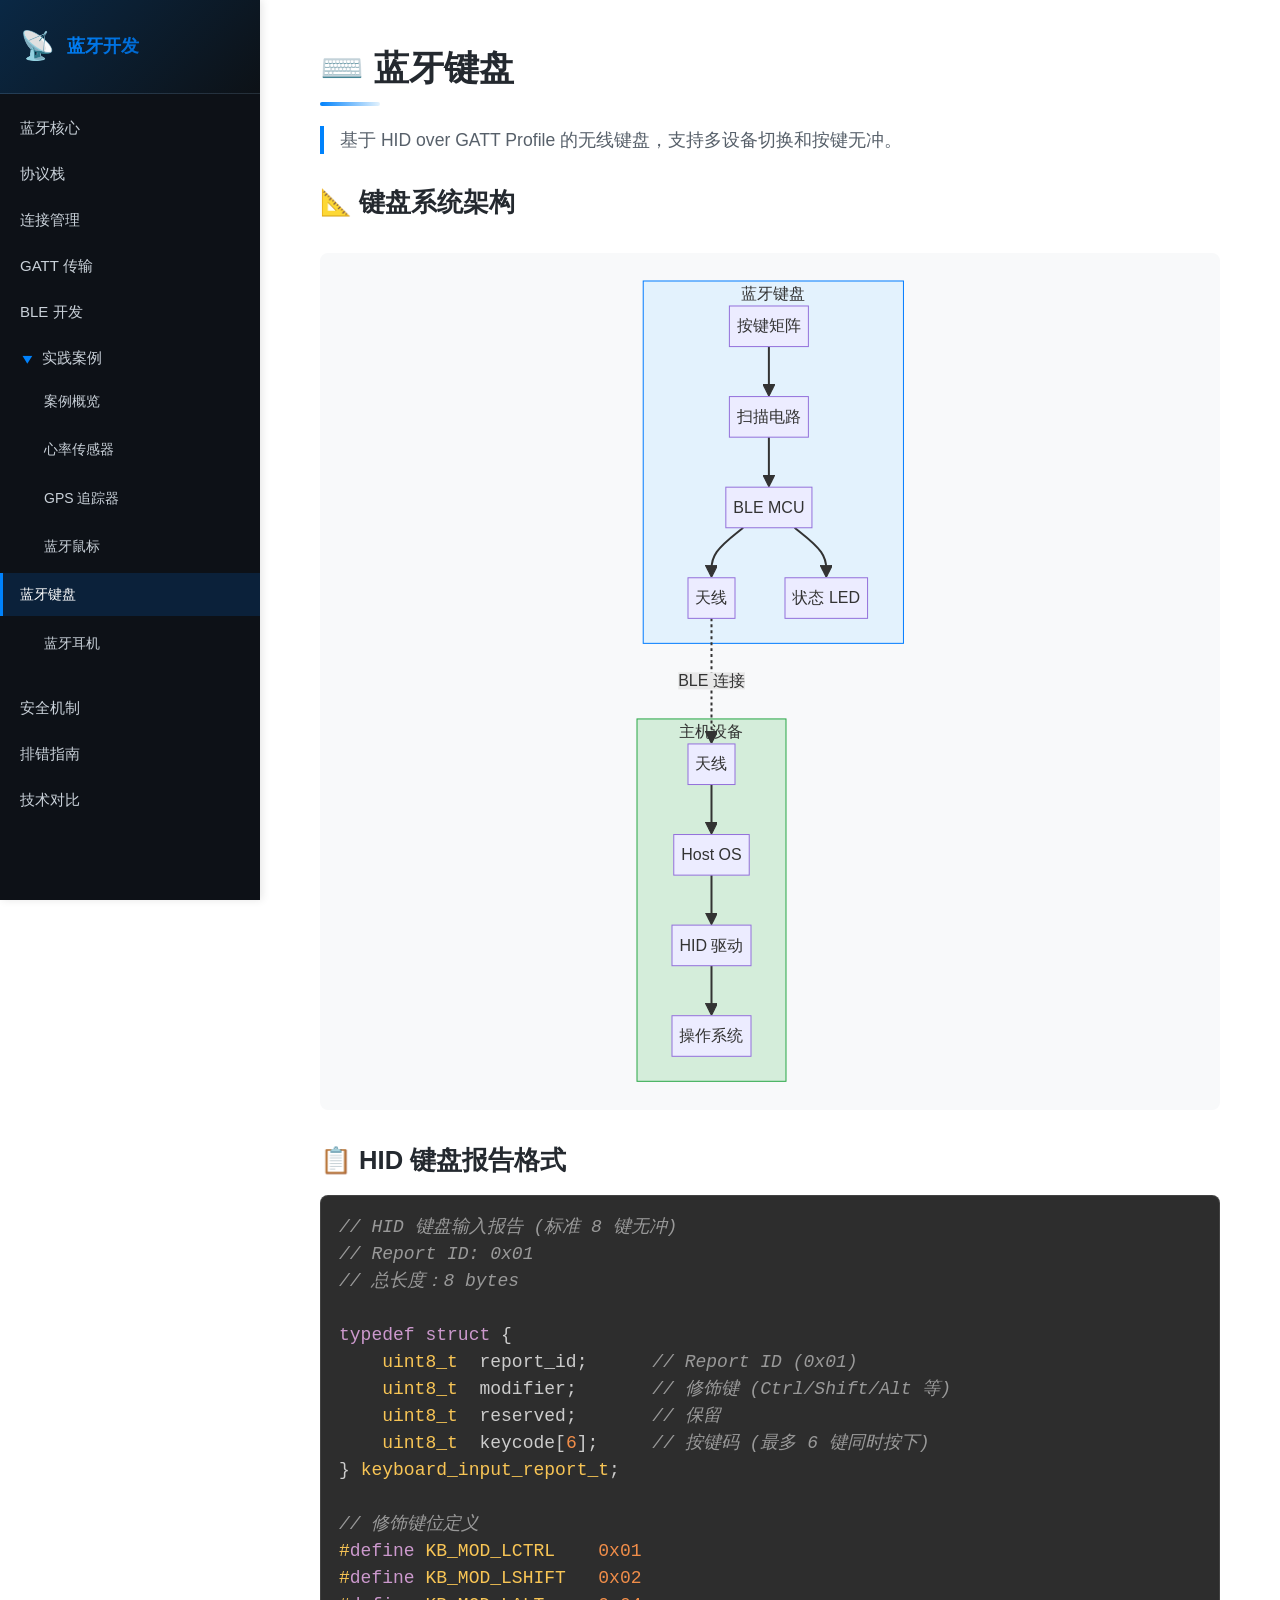
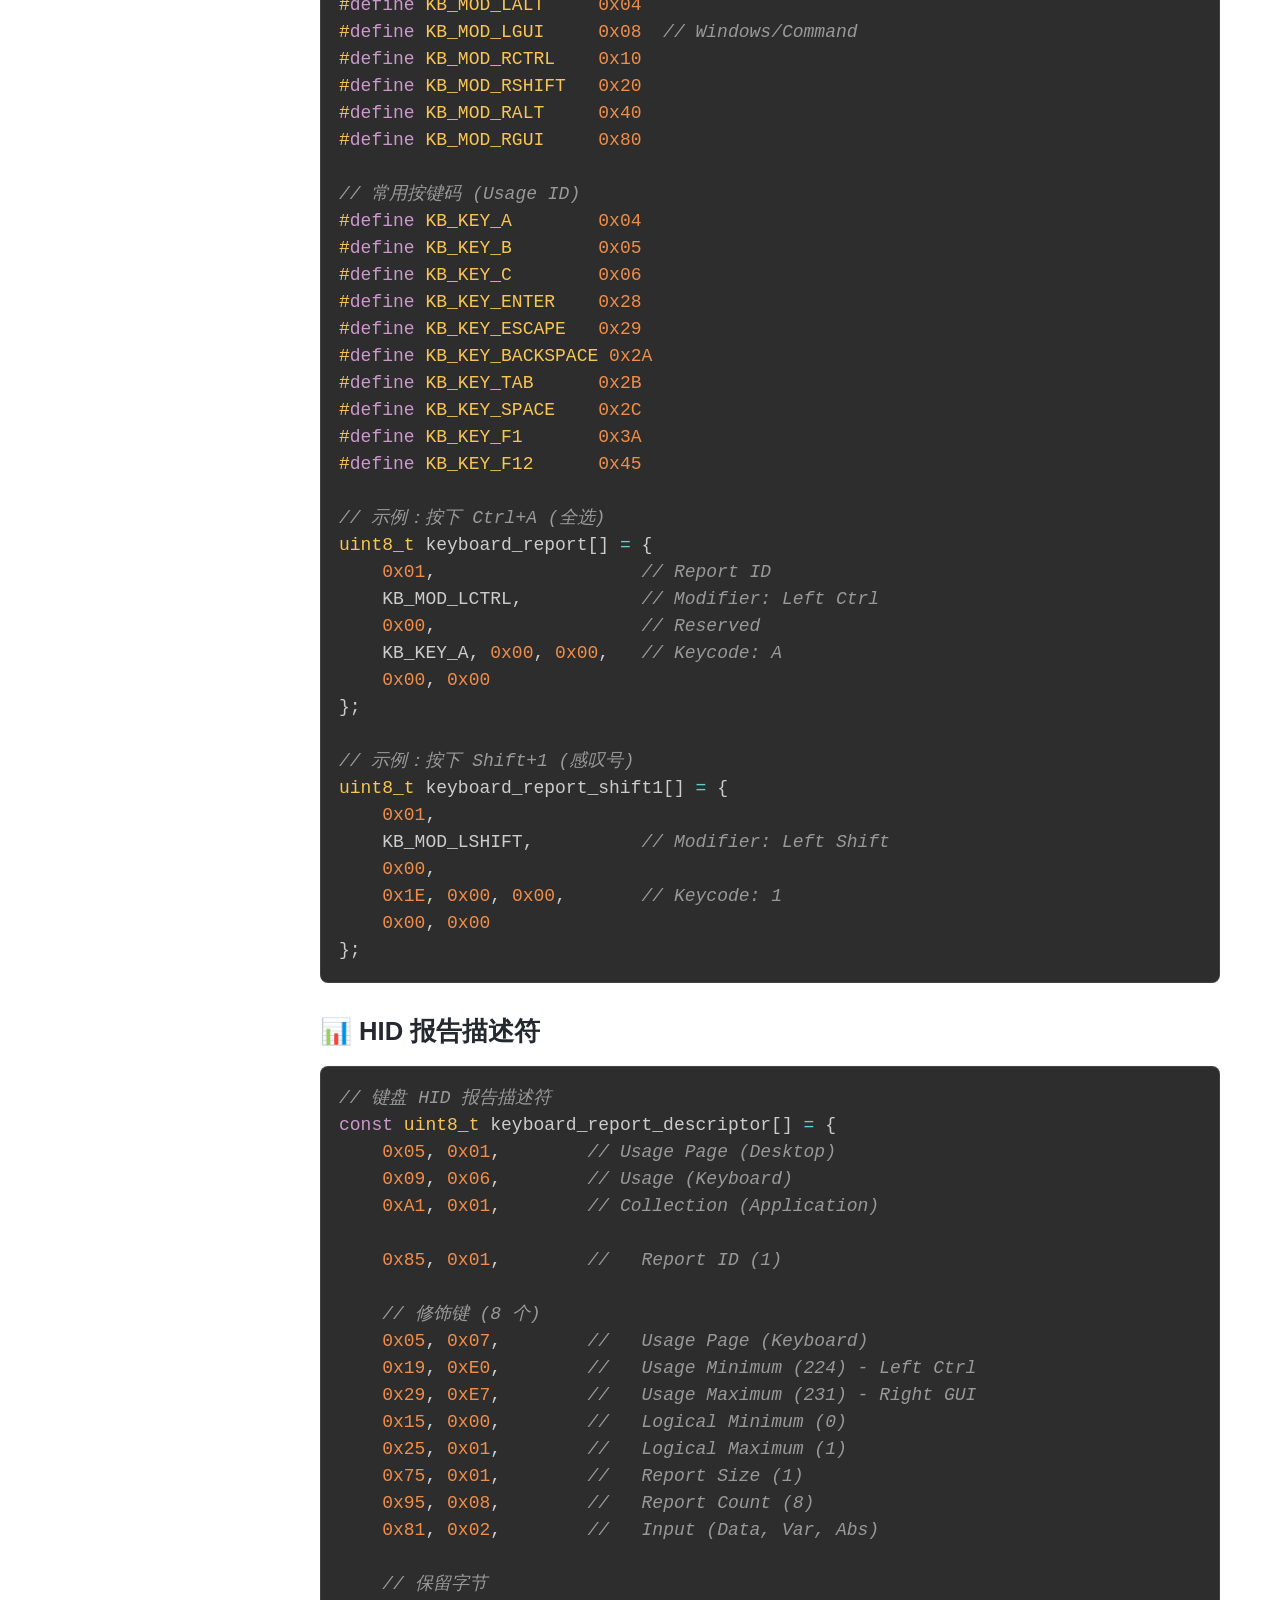
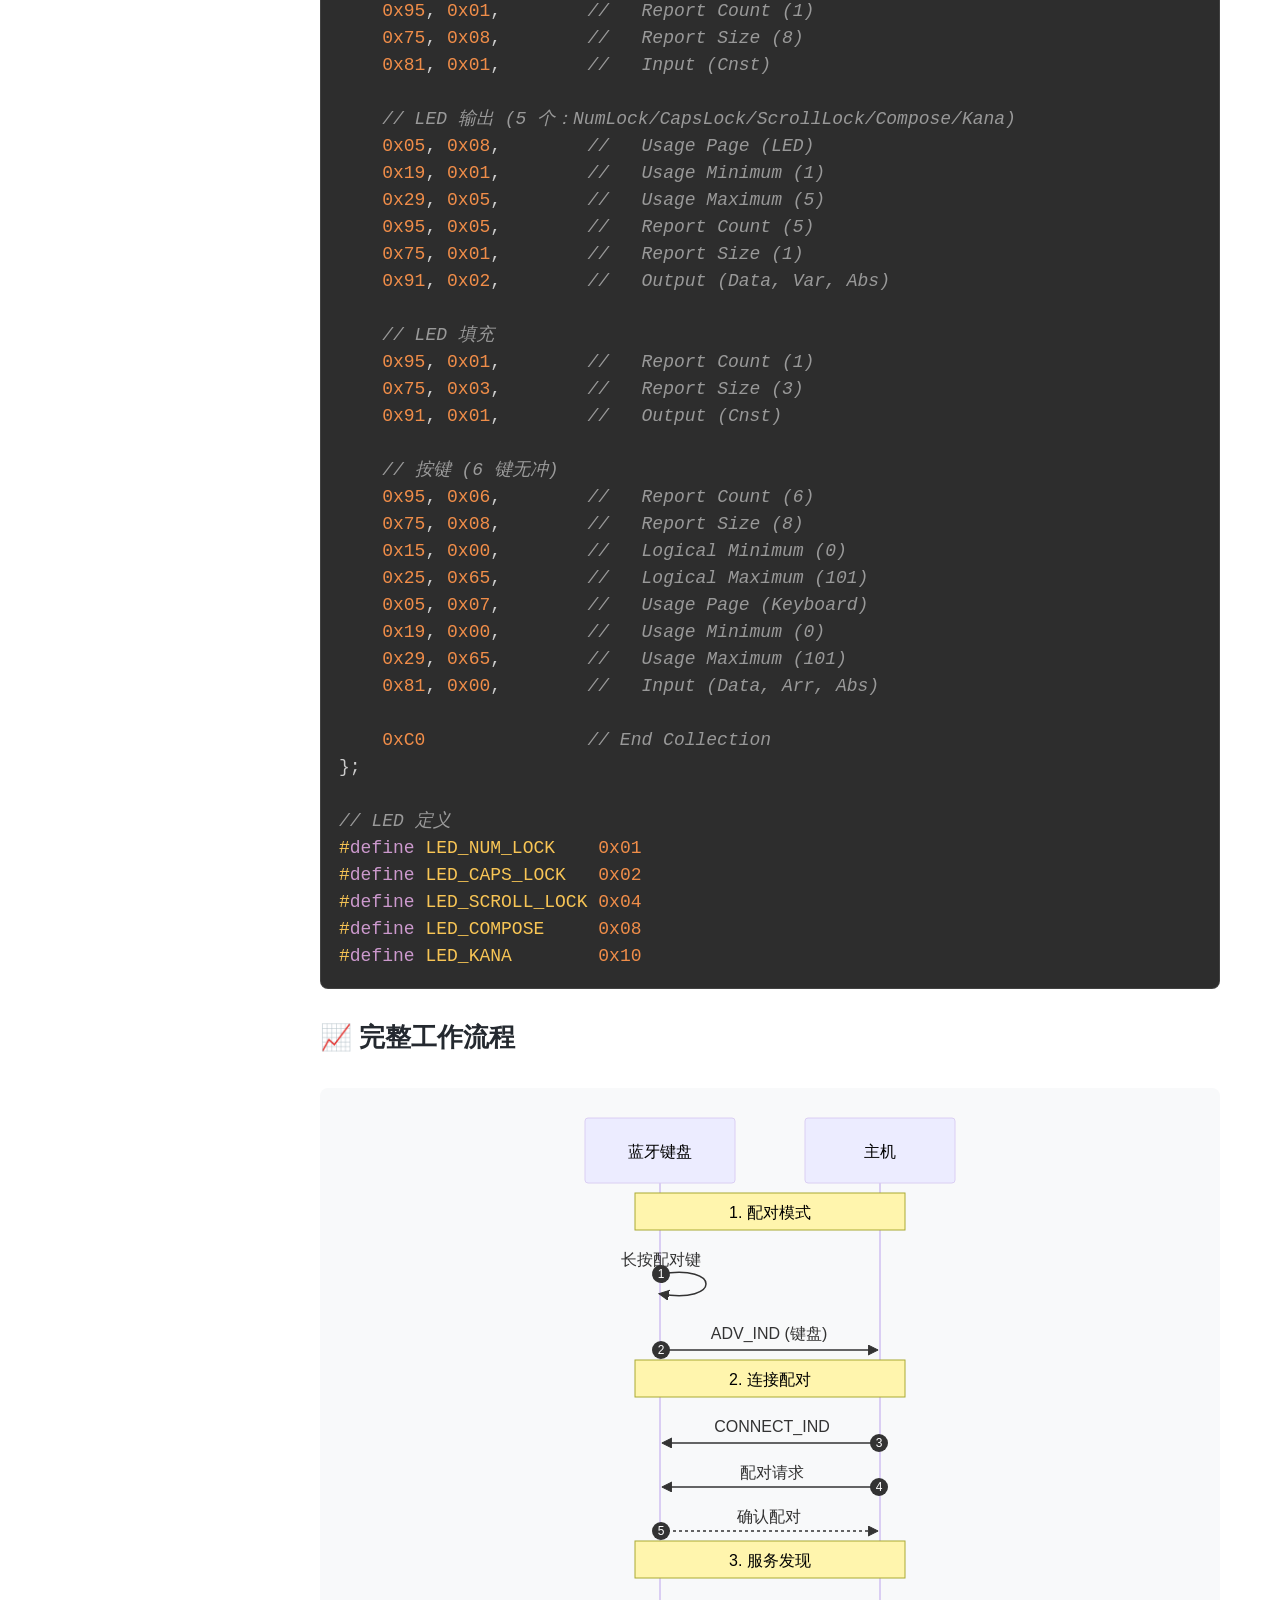
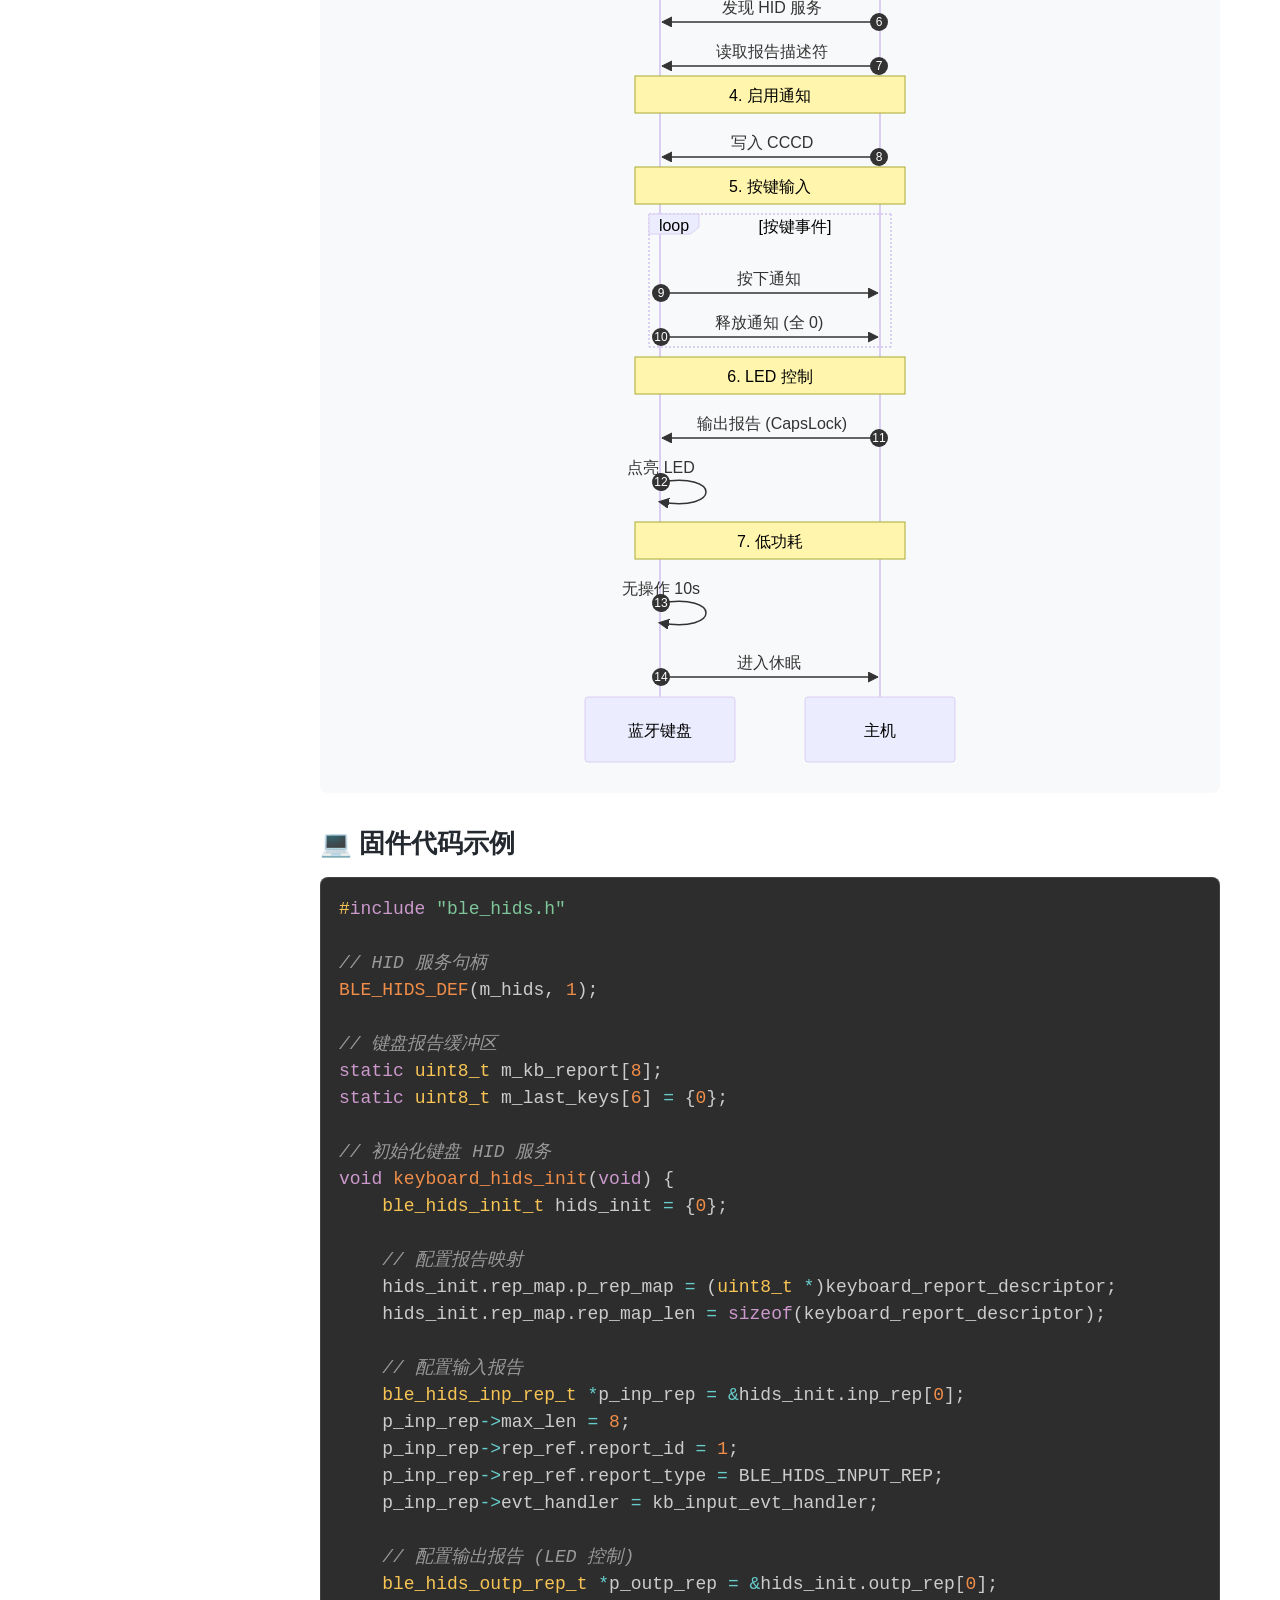
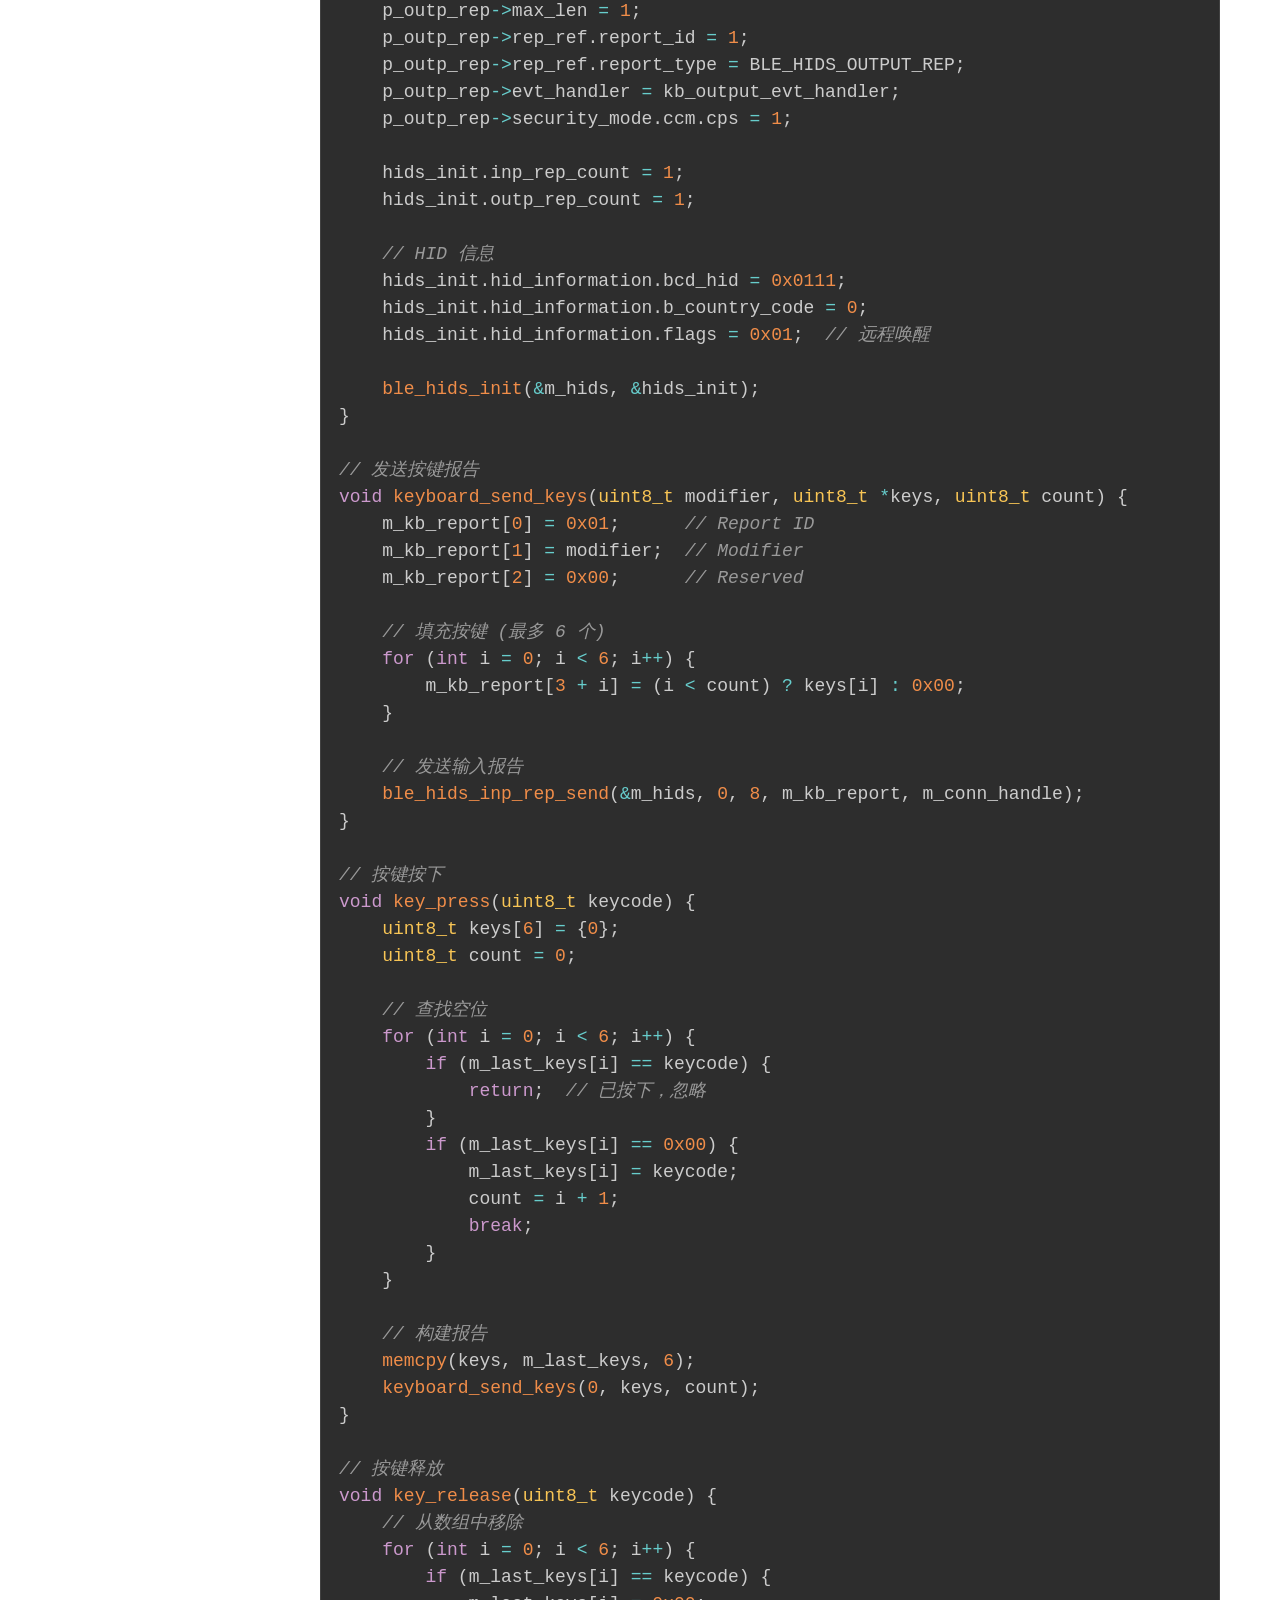
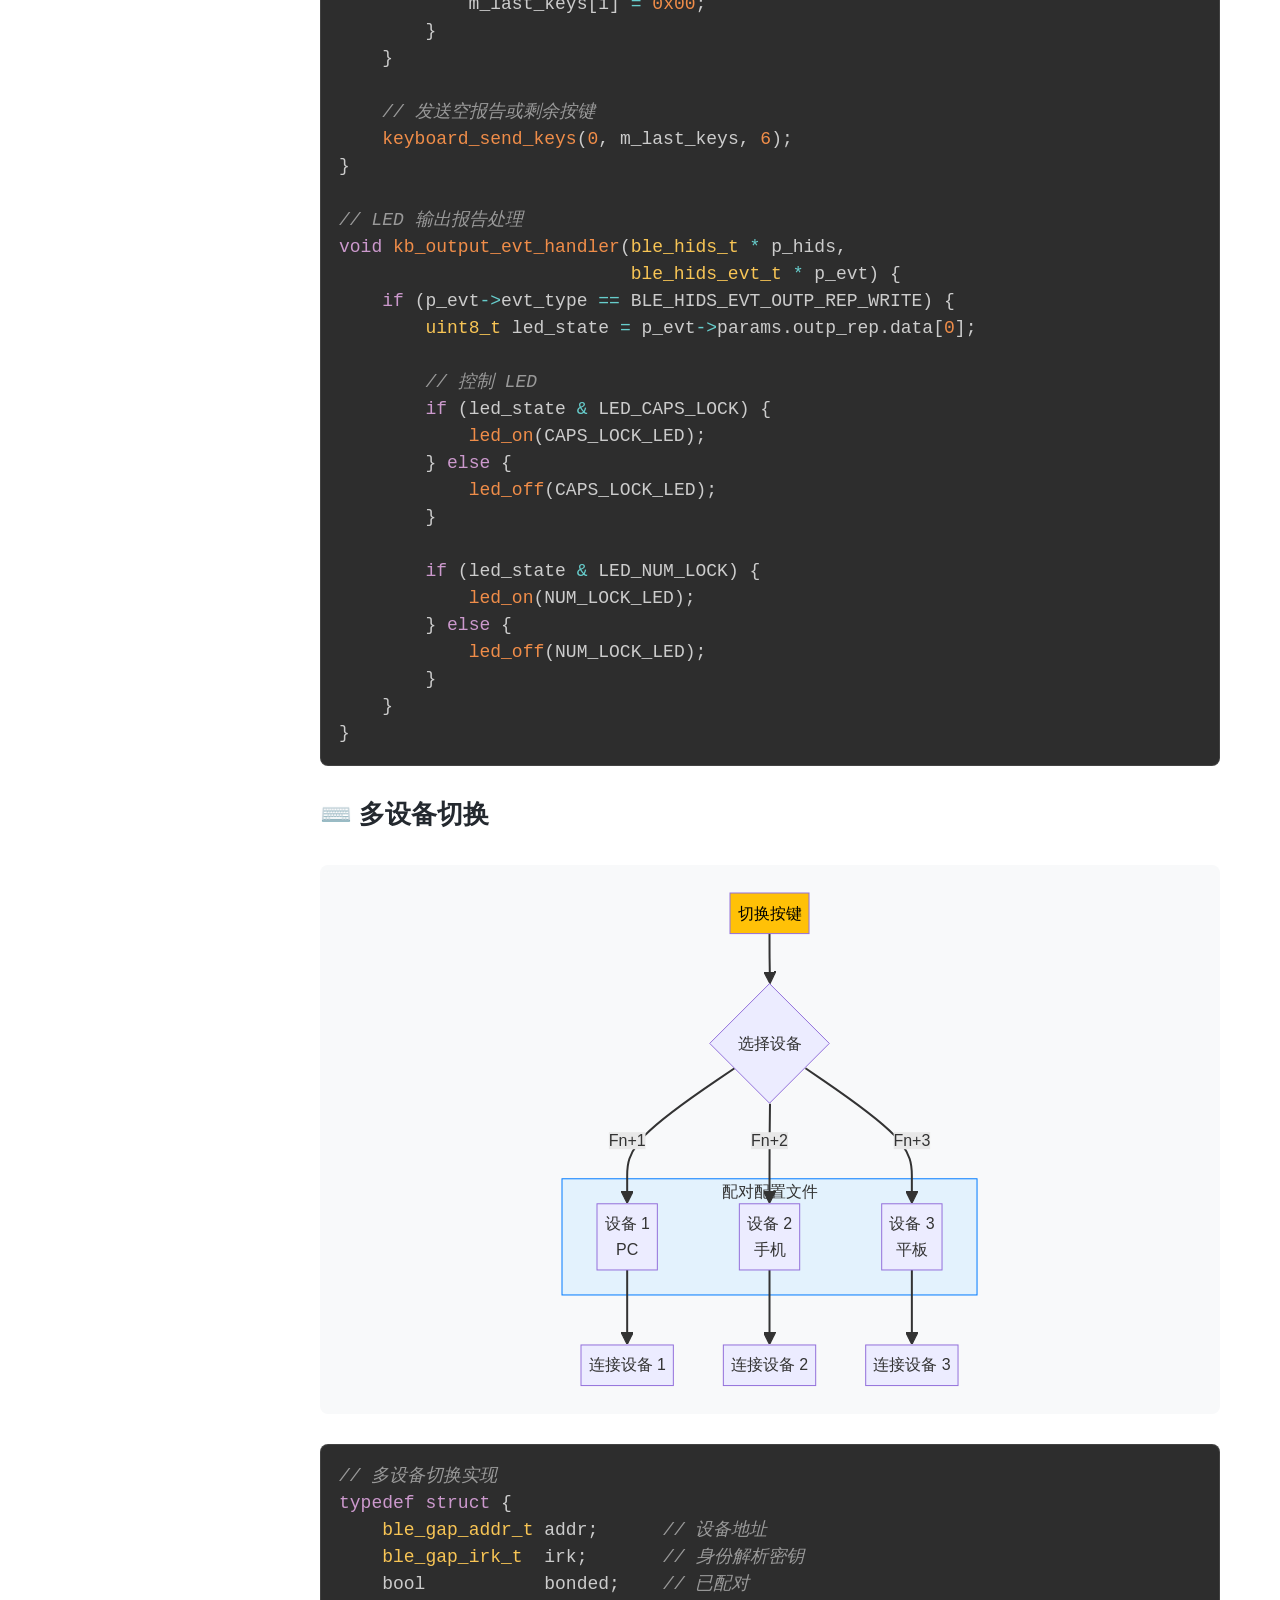
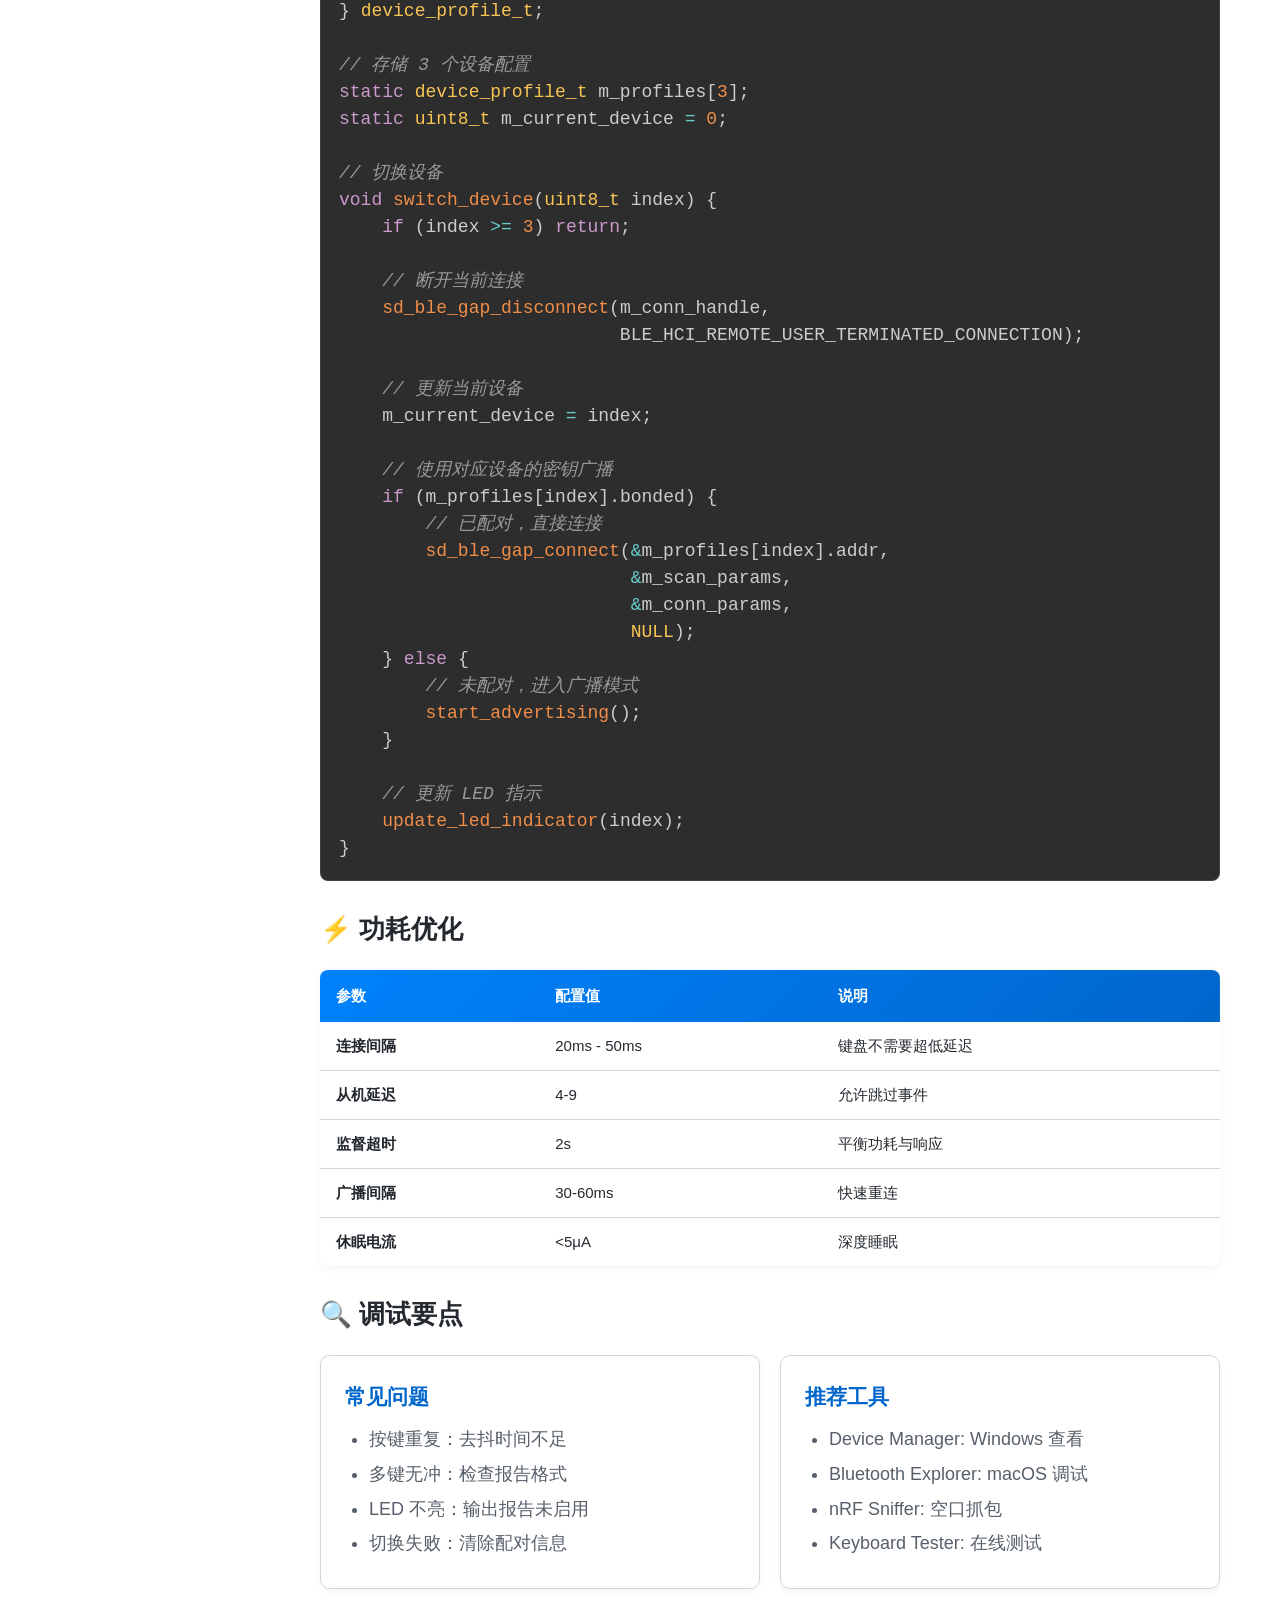
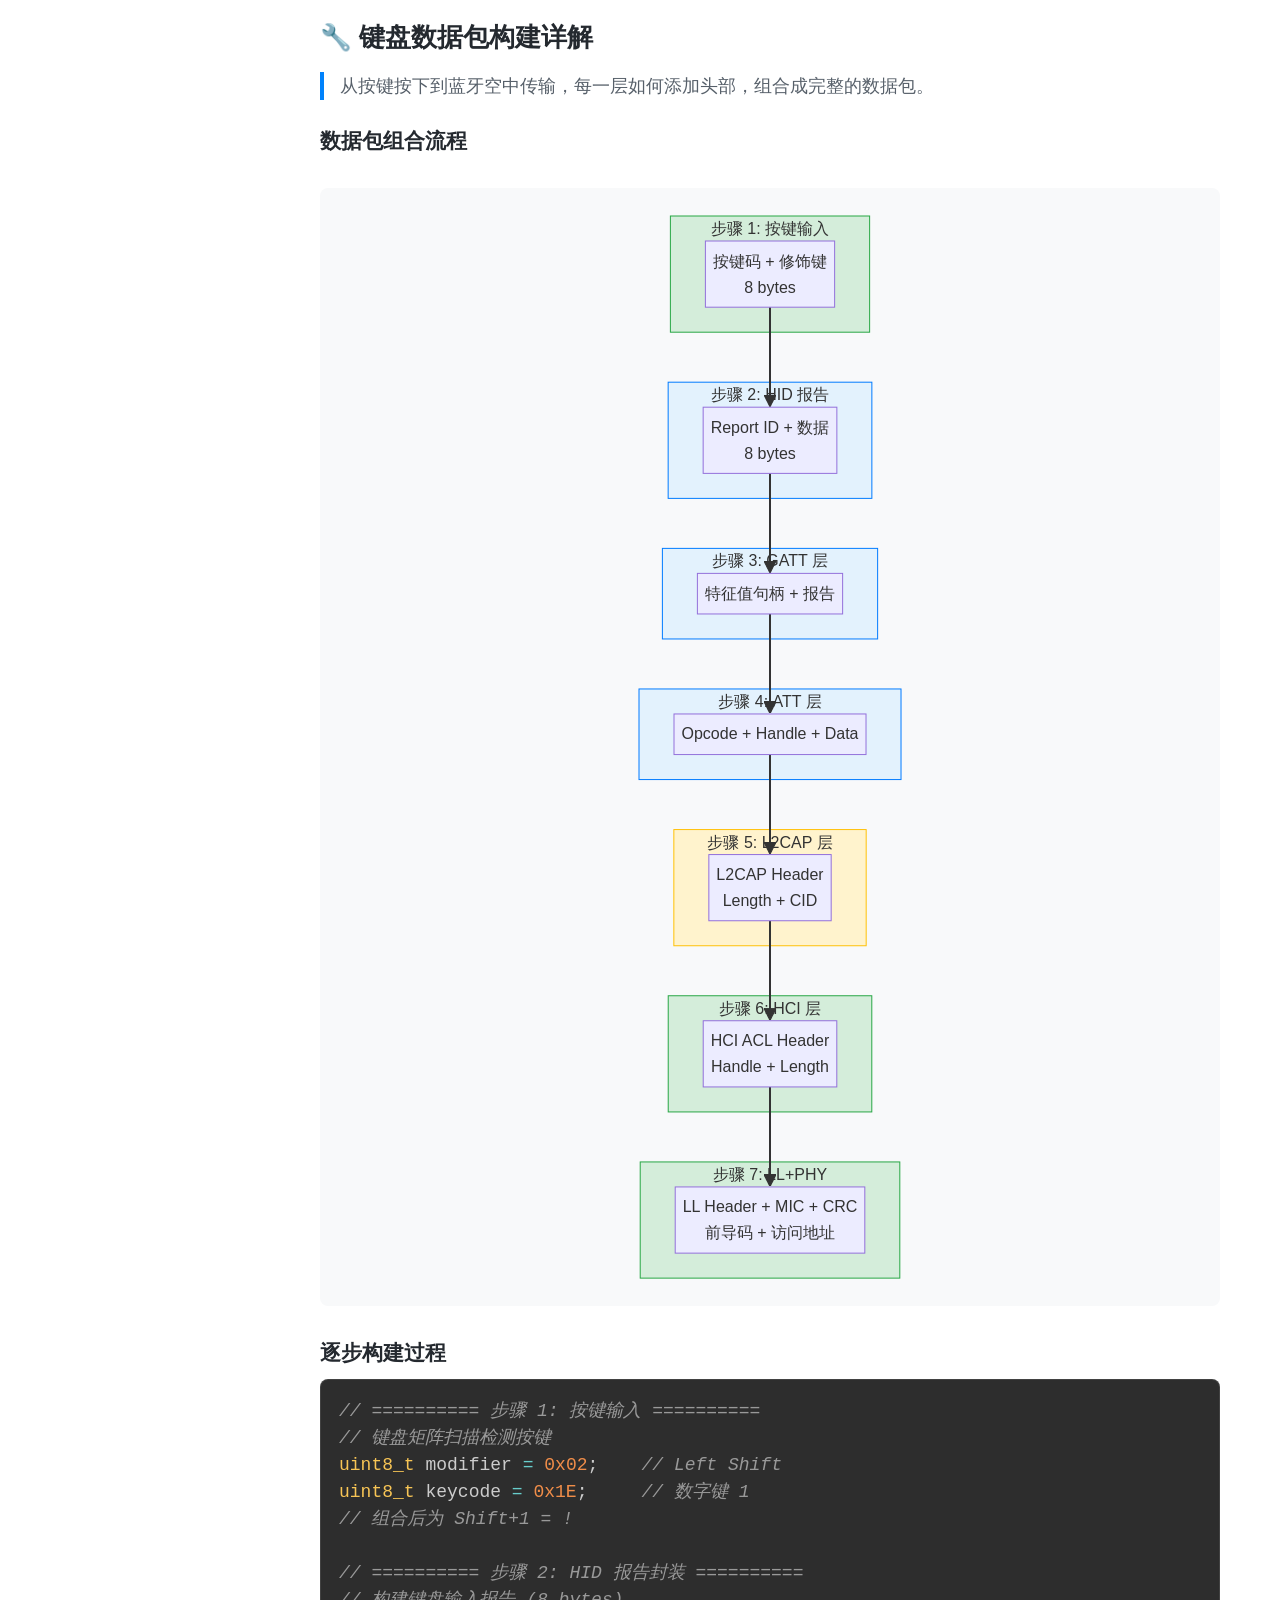
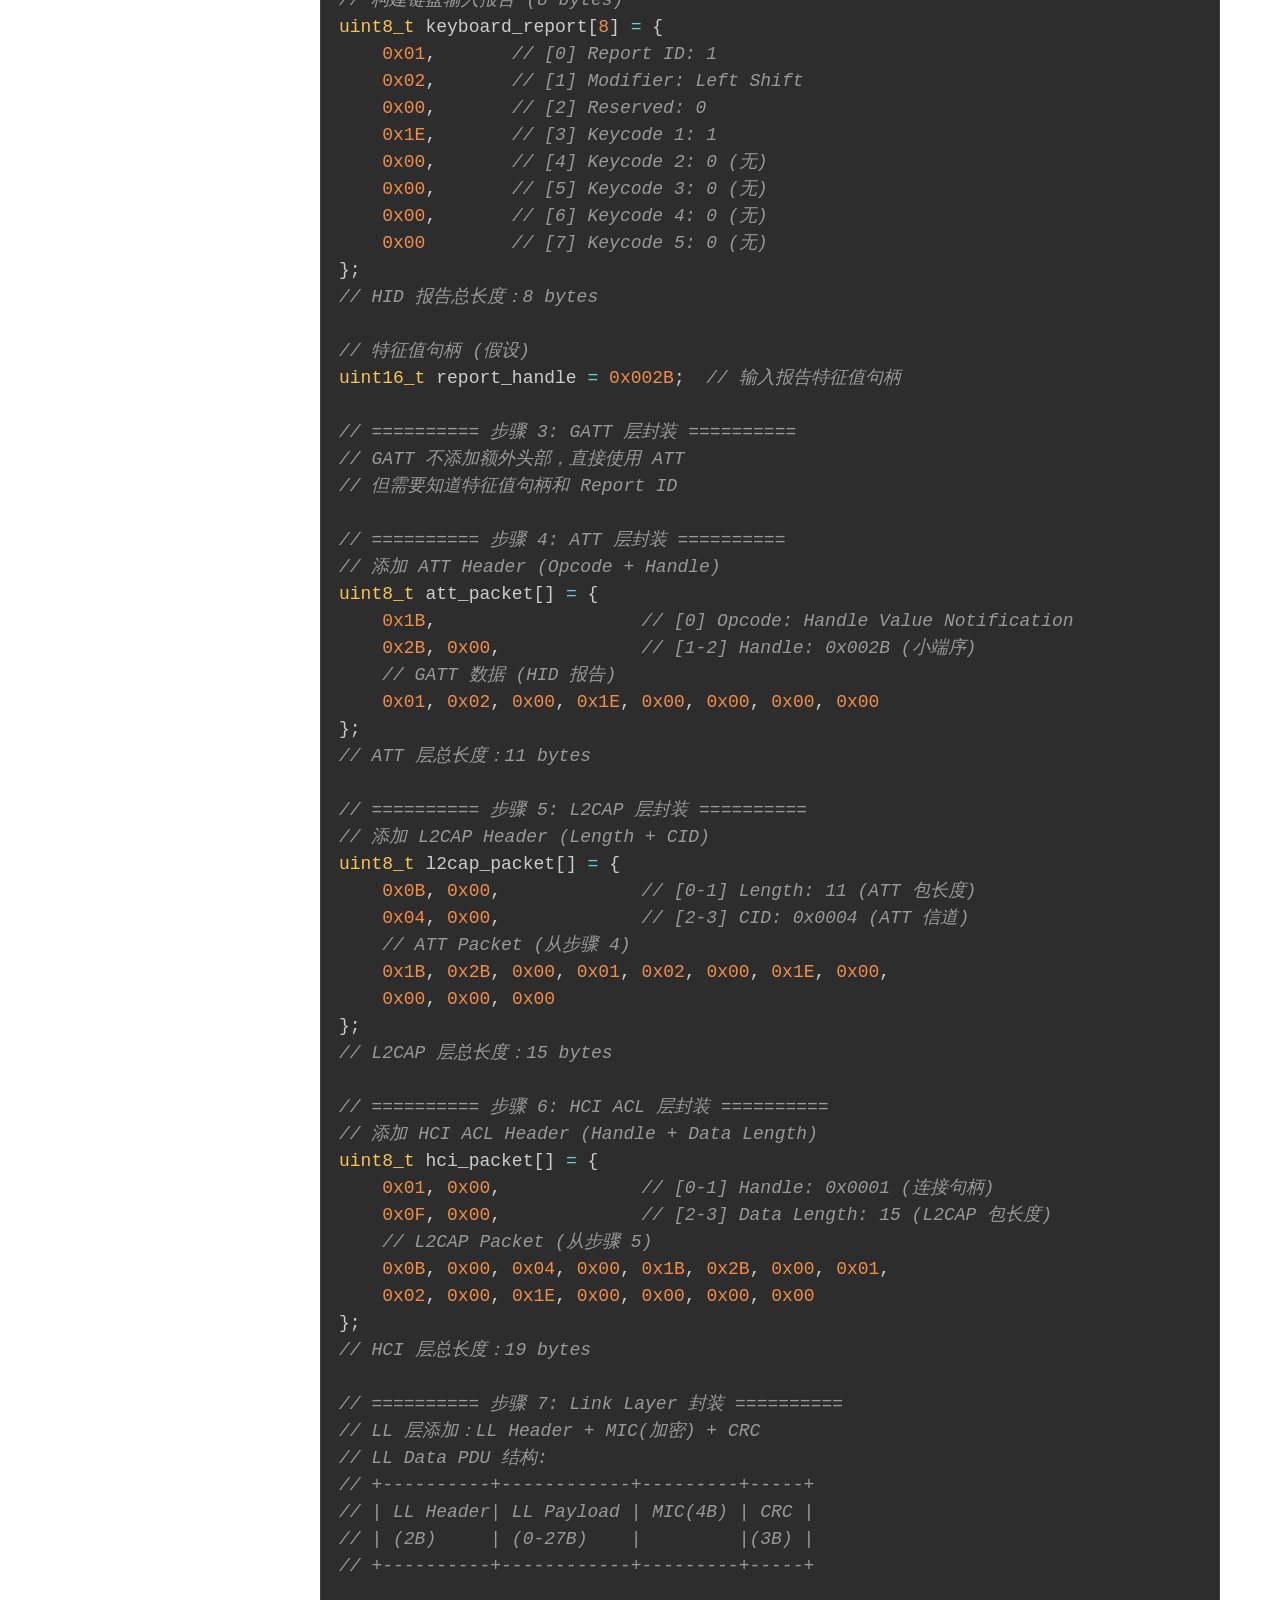
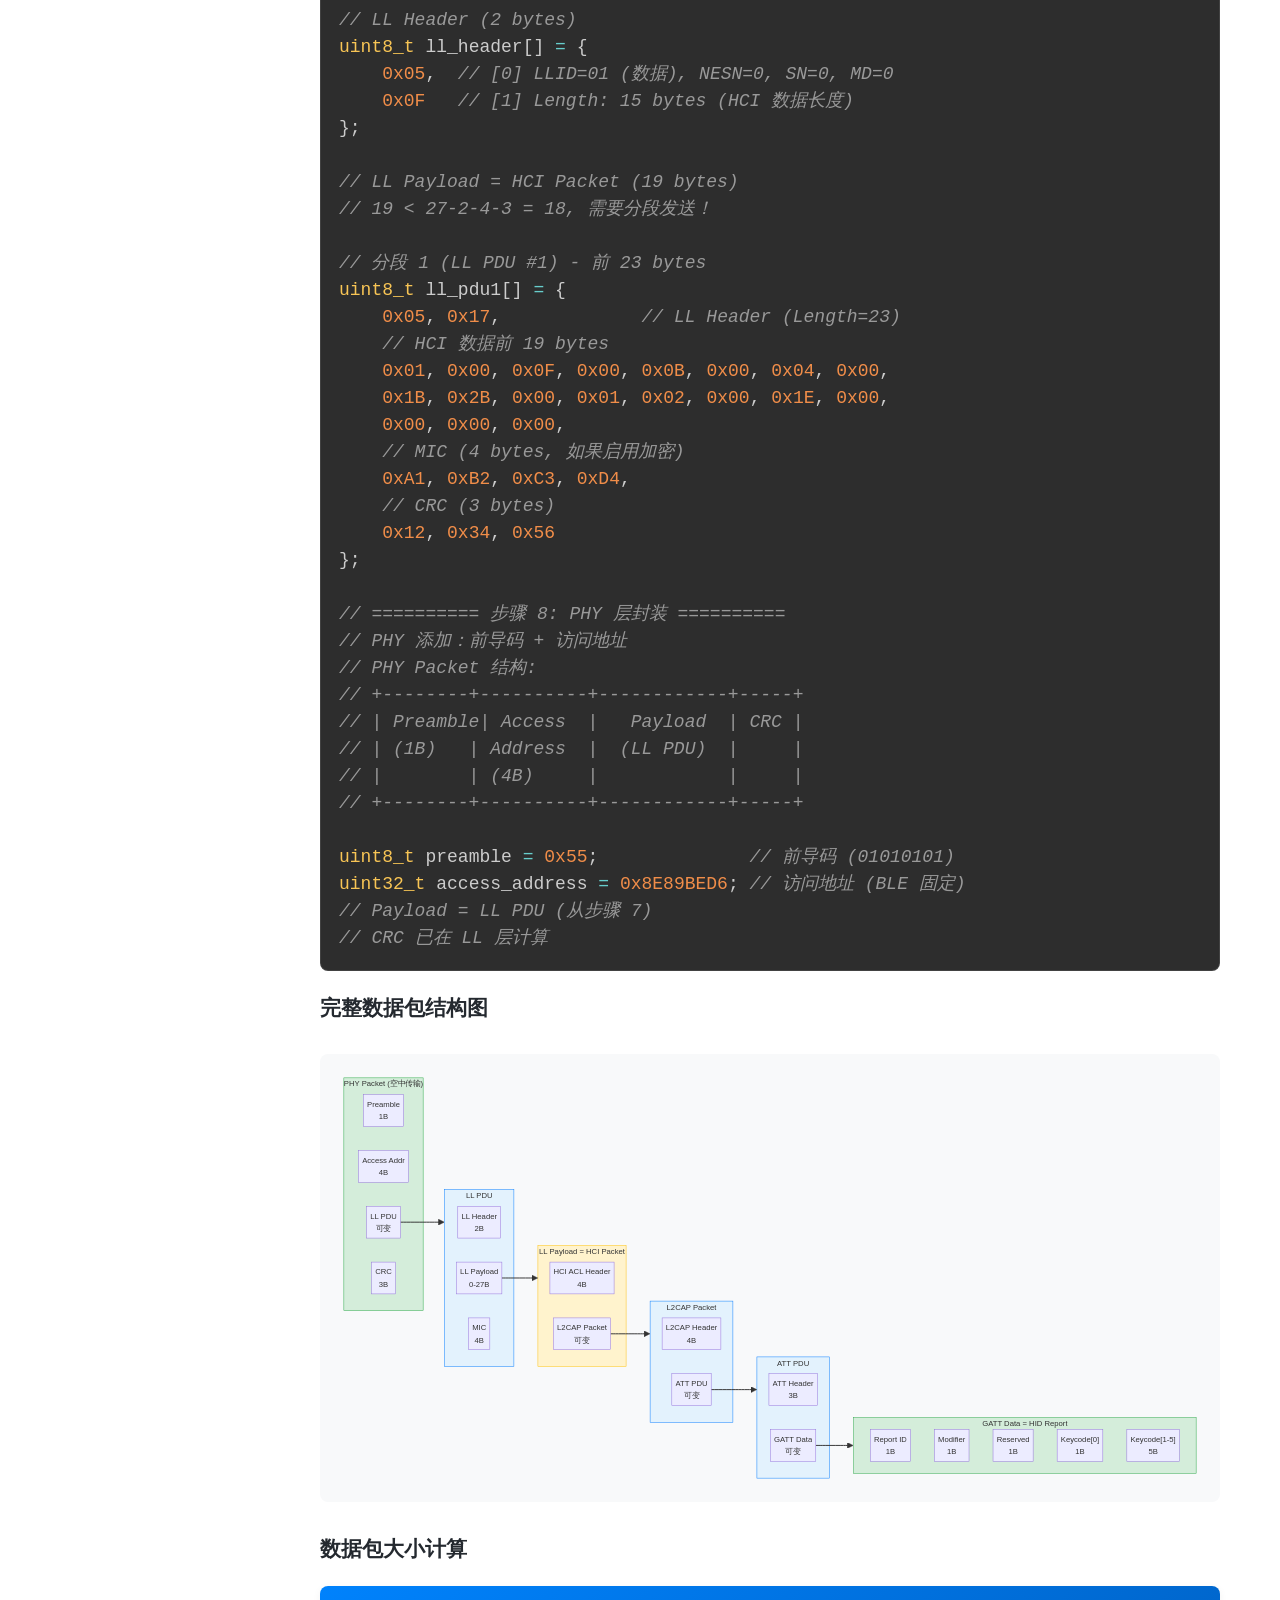
<file: chapters/examples/keyboard.html>
<!DOCTYPE html>
<html lang="zh-CN">
<head>
    <meta charset="UTF-8">
    <meta name="viewport" content="width=device-width, initial-scale=1.0">
    <title>蓝牙键盘 - 蓝牙协议开发教程</title>
    <link rel="stylesheet" href="../../css/styles.css">
    <link rel="stylesheet" href="../../css/libs/prism-tomorrow.min.css">
    <script src="../../js/libs/mermaid.min.js"></script>
    <script src="../../js/libs/prism.min.js"></script>
    <script src="../../js/libs/prism-c.min.js"></script>
    <link rel="icon" href="data:image/svg+xml,<svg xmlns='http://www.w3.org/2000/svg' viewBox='0 0 100 100'><text y='.9em' font-size='90'>📡</text></svg>">
</head>
<body>
    <nav class="sidebar">
        <div class="sidebar-header">
            <span class="sidebar-logo">📡</span>
            <span class="sidebar-title">蓝牙开发</span>
        </div>
        <ul class="tree-nav">
            <li><a href="../intro.html">蓝牙核心</a></li>
            <li><a href="../protocol-stack.html">协议栈</a></li>
            <li><a href="../connection.html">连接管理</a></li>
            <li><a href="../data.html">GATT 传输</a></li>
            <li><a href="../ble.html">BLE 开发</a></li>
            <li>
                <details open>
                    <summary>实践案例</summary>
                    <ul>
                        <li><a href="index.html">案例概览</a></li>
                        <li><a href="heart-rate.html">心率传感器</a></li>
                        <li><a href="gps.html">GPS 追踪器</a></li>
                        <li><a href="mouse.html">蓝牙鼠标</a></li>
                        <li><a href="keyboard.html" class="active">蓝牙键盘</a></li>
                        <li><a href="headset.html">蓝牙耳机</a></li>
                    </ul>
                </details>
            </li>
            <li><a href="../security.html">安全机制</a></li>
            <li><a href="../troubleshooting.html">排错指南</a></li>
            <li><a href="../comparison.html">技术对比</a></li>
        </ul>
    </nav>

    <main class="main">
        <section class="section">
            <h2>⌨️ 蓝牙键盘</h2>
            <p class="lead">基于 HID over GATT Profile 的无线键盘，支持多设备切换和按键无冲。</p>

            <h3>📐 键盘系统架构</h3>
            <div class="mermaid">
flowchart TB
    subgraph Keyboard["蓝牙键盘"]
        MATRIX[按键矩阵] --> SCAN[扫描电路]
        SCAN --> MCU[BLE MCU]
        MCU --> ANT[天线]
        MCU --> LED[状态 LED]
    end
    
    subgraph Host["主机设备"]
        ANT2[天线] --> HOST[Host OS]
        HOST --> HID[HID 驱动]
        HID --> OS[操作系统]
    end
    
    ANT -.->|BLE 连接 | ANT2
    
    style Keyboard fill:#e3f2fd,stroke:#007bff
    style Host fill:#d4edda,stroke:#28a745
            </div>

            <h3>📋 HID 键盘报告格式</h3>
            <pre><code class="language-c">// HID 键盘输入报告 (标准 8 键无冲)
// Report ID: 0x01
// 总长度：8 bytes

typedef struct {
    uint8_t  report_id;      // Report ID (0x01)
    uint8_t  modifier;       // 修饰键 (Ctrl/Shift/Alt 等)
    uint8_t  reserved;       // 保留
    uint8_t  keycode[6];     // 按键码 (最多 6 键同时按下)
} keyboard_input_report_t;

// 修饰键位定义
#define KB_MOD_LCTRL    0x01
#define KB_MOD_LSHIFT   0x02
#define KB_MOD_LALT     0x04
#define KB_MOD_LGUI     0x08  // Windows/Command
#define KB_MOD_RCTRL    0x10
#define KB_MOD_RSHIFT   0x20
#define KB_MOD_RALT     0x40
#define KB_MOD_RGUI     0x80

// 常用按键码 (Usage ID)
#define KB_KEY_A        0x04
#define KB_KEY_B        0x05
#define KB_KEY_C        0x06
#define KB_KEY_ENTER    0x28
#define KB_KEY_ESCAPE   0x29
#define KB_KEY_BACKSPACE 0x2A
#define KB_KEY_TAB      0x2B
#define KB_KEY_SPACE    0x2C
#define KB_KEY_F1       0x3A
#define KB_KEY_F12      0x45

// 示例：按下 Ctrl+A (全选)
uint8_t keyboard_report[] = {
    0x01,                   // Report ID
    KB_MOD_LCTRL,           // Modifier: Left Ctrl
    0x00,                   // Reserved
    KB_KEY_A, 0x00, 0x00,   // Keycode: A
    0x00, 0x00
};

// 示例：按下 Shift+1 (感叹号)
uint8_t keyboard_report_shift1[] = {
    0x01,
    KB_MOD_LSHIFT,          // Modifier: Left Shift
    0x00,
    0x1E, 0x00, 0x00,       // Keycode: 1
    0x00, 0x00
};</code></pre>

            <h3>📊 HID 报告描述符</h3>
            <pre><code class="language-c">// 键盘 HID 报告描述符
const uint8_t keyboard_report_descriptor[] = {
    0x05, 0x01,        // Usage Page (Desktop)
    0x09, 0x06,        // Usage (Keyboard)
    0xA1, 0x01,        // Collection (Application)
    
    0x85, 0x01,        //   Report ID (1)
    
    // 修饰键 (8 个)
    0x05, 0x07,        //   Usage Page (Keyboard)
    0x19, 0xE0,        //   Usage Minimum (224) - Left Ctrl
    0x29, 0xE7,        //   Usage Maximum (231) - Right GUI
    0x15, 0x00,        //   Logical Minimum (0)
    0x25, 0x01,        //   Logical Maximum (1)
    0x75, 0x01,        //   Report Size (1)
    0x95, 0x08,        //   Report Count (8)
    0x81, 0x02,        //   Input (Data, Var, Abs)
    
    // 保留字节
    0x95, 0x01,        //   Report Count (1)
    0x75, 0x08,        //   Report Size (8)
    0x81, 0x01,        //   Input (Cnst)
    
    // LED 输出 (5 个：NumLock/CapsLock/ScrollLock/Compose/Kana)
    0x05, 0x08,        //   Usage Page (LED)
    0x19, 0x01,        //   Usage Minimum (1)
    0x29, 0x05,        //   Usage Maximum (5)
    0x95, 0x05,        //   Report Count (5)
    0x75, 0x01,        //   Report Size (1)
    0x91, 0x02,        //   Output (Data, Var, Abs)
    
    // LED 填充
    0x95, 0x01,        //   Report Count (1)
    0x75, 0x03,        //   Report Size (3)
    0x91, 0x01,        //   Output (Cnst)
    
    // 按键 (6 键无冲)
    0x95, 0x06,        //   Report Count (6)
    0x75, 0x08,        //   Report Size (8)
    0x15, 0x00,        //   Logical Minimum (0)
    0x25, 0x65,        //   Logical Maximum (101)
    0x05, 0x07,        //   Usage Page (Keyboard)
    0x19, 0x00,        //   Usage Minimum (0)
    0x29, 0x65,        //   Usage Maximum (101)
    0x81, 0x00,        //   Input (Data, Arr, Abs)
    
    0xC0               // End Collection
};

// LED 定义
#define LED_NUM_LOCK    0x01
#define LED_CAPS_LOCK   0x02
#define LED_SCROLL_LOCK 0x04
#define LED_COMPOSE     0x08
#define LED_KANA        0x10</code></pre>

            <h3>📈 完整工作流程</h3>
            <div class="mermaid">
sequenceDiagram
    participant KB as 蓝牙键盘
    participant Host as 主机
    
    Note over KB,Host: 1. 配对模式
    KB->>KB: 长按配对键
    KB->>Host: ADV_IND (键盘)
    
    Note over KB,Host: 2. 连接配对
    Host->>KB: CONNECT_IND
    Host->>KB: 配对请求
    KB-->>Host: 确认配对
    
    Note over KB,Host: 3. 服务发现
    Host->>KB: 发现 HID 服务
    Host->>KB: 读取报告描述符
    
    Note over KB,Host: 4. 启用通知
    Host->>KB: 写入 CCCD
    
    Note over KB,Host: 5. 按键输入
    loop 按键事件
        KB->>Host: 按下通知
        KB->>Host: 释放通知 (全 0)
    end
    
    Note over KB,Host: 6. LED 控制
    Host->>KB: 输出报告 (CapsLock)
    KB->>KB: 点亮 LED
    
    Note over KB,Host: 7. 低功耗
    KB->>KB: 无操作 10s
    KB->>Host: 进入休眠
            </div>

            <h3>💻 固件代码示例</h3>
            <pre><code class="language-c">#include "ble_hids.h"

// HID 服务句柄
BLE_HIDS_DEF(m_hids, 1);

// 键盘报告缓冲区
static uint8_t m_kb_report[8];
static uint8_t m_last_keys[6] = {0};

// 初始化键盘 HID 服务
void keyboard_hids_init(void) {
    ble_hids_init_t hids_init = {0};
    
    // 配置报告映射
    hids_init.rep_map.p_rep_map = (uint8_t *)keyboard_report_descriptor;
    hids_init.rep_map.rep_map_len = sizeof(keyboard_report_descriptor);
    
    // 配置输入报告
    ble_hids_inp_rep_t *p_inp_rep = &hids_init.inp_rep[0];
    p_inp_rep->max_len = 8;
    p_inp_rep->rep_ref.report_id = 1;
    p_inp_rep->rep_ref.report_type = BLE_HIDS_INPUT_REP;
    p_inp_rep->evt_handler = kb_input_evt_handler;
    
    // 配置输出报告 (LED 控制)
    ble_hids_outp_rep_t *p_outp_rep = &hids_init.outp_rep[0];
    p_outp_rep->max_len = 1;
    p_outp_rep->rep_ref.report_id = 1;
    p_outp_rep->rep_ref.report_type = BLE_HIDS_OUTPUT_REP;
    p_outp_rep->evt_handler = kb_output_evt_handler;
    p_outp_rep->security_mode.ccm.cps = 1;
    
    hids_init.inp_rep_count = 1;
    hids_init.outp_rep_count = 1;
    
    // HID 信息
    hids_init.hid_information.bcd_hid = 0x0111;
    hids_init.hid_information.b_country_code = 0;
    hids_init.hid_information.flags = 0x01;  // 远程唤醒
    
    ble_hids_init(&m_hids, &hids_init);
}

// 发送按键报告
void keyboard_send_keys(uint8_t modifier, uint8_t *keys, uint8_t count) {
    m_kb_report[0] = 0x01;      // Report ID
    m_kb_report[1] = modifier;  // Modifier
    m_kb_report[2] = 0x00;      // Reserved
    
    // 填充按键 (最多 6 个)
    for (int i = 0; i < 6; i++) {
        m_kb_report[3 + i] = (i < count) ? keys[i] : 0x00;
    }
    
    // 发送输入报告
    ble_hids_inp_rep_send(&m_hids, 0, 8, m_kb_report, m_conn_handle);
}

// 按键按下
void key_press(uint8_t keycode) {
    uint8_t keys[6] = {0};
    uint8_t count = 0;
    
    // 查找空位
    for (int i = 0; i < 6; i++) {
        if (m_last_keys[i] == keycode) {
            return;  // 已按下，忽略
        }
        if (m_last_keys[i] == 0x00) {
            m_last_keys[i] = keycode;
            count = i + 1;
            break;
        }
    }
    
    // 构建报告
    memcpy(keys, m_last_keys, 6);
    keyboard_send_keys(0, keys, count);
}

// 按键释放
void key_release(uint8_t keycode) {
    // 从数组中移除
    for (int i = 0; i < 6; i++) {
        if (m_last_keys[i] == keycode) {
            m_last_keys[i] = 0x00;
        }
    }
    
    // 发送空报告或剩余按键
    keyboard_send_keys(0, m_last_keys, 6);
}

// LED 输出报告处理
void kb_output_evt_handler(ble_hids_t * p_hids, 
                           ble_hids_evt_t * p_evt) {
    if (p_evt->evt_type == BLE_HIDS_EVT_OUTP_REP_WRITE) {
        uint8_t led_state = p_evt->params.outp_rep.data[0];
        
        // 控制 LED
        if (led_state & LED_CAPS_LOCK) {
            led_on(CAPS_LOCK_LED);
        } else {
            led_off(CAPS_LOCK_LED);
        }
        
        if (led_state & LED_NUM_LOCK) {
            led_on(NUM_LOCK_LED);
        } else {
            led_off(NUM_LOCK_LED);
        }
    }
}</code></pre>

            <h3>⌨️ 多设备切换</h3>
            <div class="mermaid">
flowchart TB
    subgraph Profiles["配对配置文件"]
        P1[设备 1<br/>PC]
        P2[设备 2<br/>手机]
        P3[设备 3<br/>平板]
    end
    
    SWITCH[切换按键] --> SELECT{选择设备}
    SELECT -->|Fn+1| P1
    SELECT -->|Fn+2| P2
    SELECT -->|Fn+3| P3
    
    P1 --> CONNECT1[连接设备 1]
    P2 --> CONNECT2[连接设备 2]
    P3 --> CONNECT3[连接设备 3]
    
    style Profiles fill:#e3f2fd,stroke:#007bff
    style SWITCH fill:#ffc107,color:#000
            </div>

            <pre><code class="language-c">// 多设备切换实现
typedef struct {
    ble_gap_addr_t addr;      // 设备地址
    ble_gap_irk_t  irk;       // 身份解析密钥
    bool           bonded;    // 已配对
} device_profile_t;

// 存储 3 个设备配置
static device_profile_t m_profiles[3];
static uint8_t m_current_device = 0;

// 切换设备
void switch_device(uint8_t index) {
    if (index >= 3) return;
    
    // 断开当前连接
    sd_ble_gap_disconnect(m_conn_handle, 
                          BLE_HCI_REMOTE_USER_TERMINATED_CONNECTION);
    
    // 更新当前设备
    m_current_device = index;
    
    // 使用对应设备的密钥广播
    if (m_profiles[index].bonded) {
        // 已配对，直接连接
        sd_ble_gap_connect(&m_profiles[index].addr, 
                           &m_scan_params,
                           &m_conn_params,
                           NULL);
    } else {
        // 未配对，进入广播模式
        start_advertising();
    }
    
    // 更新 LED 指示
    update_led_indicator(index);
}</code></pre>

            <h3>⚡ 功耗优化</h3>
            <table class="table">
                <thead>
                    <tr>
                        <th>参数</th>
                        <th>配置值</th>
                        <th>说明</th>
                    </tr>
                </thead>
                <tbody>
                    <tr>
                        <td><strong>连接间隔</strong></td>
                        <td>20ms - 50ms</td>
                        <td>键盘不需要超低延迟</td>
                    </tr>
                    <tr>
                        <td><strong>从机延迟</strong></td>
                        <td>4-9</td>
                        <td>允许跳过事件</td>
                    </tr>
                    <tr>
                        <td><strong>监督超时</strong></td>
                        <td>2s</td>
                        <td>平衡功耗与响应</td>
                    </tr>
                    <tr>
                        <td><strong>广播间隔</strong></td>
                        <td>30-60ms</td>
                        <td>快速重连</td>
                    </tr>
                    <tr>
                        <td><strong>休眠电流</strong></td>
                        <td>&lt;5μA</td>
                        <td>深度睡眠</td>
                    </tr>
                </tbody>
            </table>

            <h3>🔍 调试要点</h3>
            <div class="grid">
                <div class="card">
                    <h3>常见问题</h3>
                    <ul>
                        <li>按键重复：去抖时间不足</li>
                        <li>多键无冲：检查报告格式</li>
                        <li>LED 不亮：输出报告未启用</li>
                        <li>切换失败：清除配对信息</li>
                    </ul>
                </div>
                <div class="card">
                    <h3>推荐工具</h3>
                    <ul>
                        <li>Device Manager: Windows 查看</li>
                        <li>Bluetooth Explorer: macOS 调试</li>
                        <li>nRF Sniffer: 空口抓包</li>
                        <li>Keyboard Tester: 在线测试</li>
                    </ul>
                </div>
            </div>

            <h3>🔧 键盘数据包构建详解</h3>
            <p class="lead">从按键按下到蓝牙空中传输，每一层如何添加头部，组合成完整的数据包。</p>

            <h4>数据包组合流程</h4>
            <div class="mermaid">
flowchart TB
    subgraph Step1["步骤 1: 按键输入"]
        A1["按键码 + 修饰键<br/>8 bytes"]
    end
    
    subgraph Step2["步骤 2: HID 报告"]
        A2["Report ID + 数据<br/>8 bytes"]
    end
    
    subgraph Step3["步骤 3: GATT 层"]
        A3["特征值句柄 + 报告"]
    end
    
    subgraph Step4["步骤 4: ATT 层"]
        A4["Opcode + Handle + Data"]
    end
    
    subgraph Step5["步骤 5: L2CAP 层"]
        A5["L2CAP Header<br/>Length + CID"]
    end
    
    subgraph Step6["步骤 6: HCI 层"]
        A6["HCI ACL Header<br/>Handle + Length"]
    end
    
    subgraph Step7["步骤 7: LL+PHY"]
        A7["LL Header + MIC + CRC<br/>前导码 + 访问地址"]
    end
    
    A1 --> A2
    A2 --> A3
    A3 --> A4
    A4 --> A5
    A5 --> A6
    A6 --> A7
    
    style Step1 fill:#d4edda,stroke:#28a745
    style Step2 fill:#e3f2fd,stroke:#007bff
    style Step3 fill:#e3f2fd,stroke:#007bff
    style Step4 fill:#e3f2fd,stroke:#007bff
    style Step5 fill:#fff3cd,stroke:#ffc107
    style Step6 fill:#d4edda,stroke:#28a745
    style Step7 fill:#d4edda,stroke:#28a745
            </div>

            <h4>逐步构建过程</h4>
            <pre><code class="language-c">// ========== 步骤 1: 按键输入 ==========
// 键盘矩阵扫描检测按键
uint8_t modifier = 0x02;    // Left Shift
uint8_t keycode = 0x1E;     // 数字键 1
// 组合后为 Shift+1 = !

// ========== 步骤 2: HID 报告封装 ==========
// 构建键盘输入报告 (8 bytes)
uint8_t keyboard_report[8] = {
    0x01,       // [0] Report ID: 1
    0x02,       // [1] Modifier: Left Shift
    0x00,       // [2] Reserved: 0
    0x1E,       // [3] Keycode 1: 1
    0x00,       // [4] Keycode 2: 0 (无)
    0x00,       // [5] Keycode 3: 0 (无)
    0x00,       // [6] Keycode 4: 0 (无)
    0x00        // [7] Keycode 5: 0 (无)
};
// HID 报告总长度：8 bytes

// 特征值句柄 (假设)
uint16_t report_handle = 0x002B;  // 输入报告特征值句柄

// ========== 步骤 3: GATT 层封装 ==========
// GATT 不添加额外头部，直接使用 ATT
// 但需要知道特征值句柄和 Report ID

// ========== 步骤 4: ATT 层封装 ==========
// 添加 ATT Header (Opcode + Handle)
uint8_t att_packet[] = {
    0x1B,                   // [0] Opcode: Handle Value Notification
    0x2B, 0x00,             // [1-2] Handle: 0x002B (小端序)
    // GATT 数据 (HID 报告)
    0x01, 0x02, 0x00, 0x1E, 0x00, 0x00, 0x00, 0x00
};
// ATT 层总长度：11 bytes

// ========== 步骤 5: L2CAP 层封装 ==========
// 添加 L2CAP Header (Length + CID)
uint8_t l2cap_packet[] = {
    0x0B, 0x00,             // [0-1] Length: 11 (ATT 包长度)
    0x04, 0x00,             // [2-3] CID: 0x0004 (ATT 信道)
    // ATT Packet (从步骤 4)
    0x1B, 0x2B, 0x00, 0x01, 0x02, 0x00, 0x1E, 0x00,
    0x00, 0x00, 0x00
};
// L2CAP 层总长度：15 bytes

// ========== 步骤 6: HCI ACL 层封装 ==========
// 添加 HCI ACL Header (Handle + Data Length)
uint8_t hci_packet[] = {
    0x01, 0x00,             // [0-1] Handle: 0x0001 (连接句柄)
    0x0F, 0x00,             // [2-3] Data Length: 15 (L2CAP 包长度)
    // L2CAP Packet (从步骤 5)
    0x0B, 0x00, 0x04, 0x00, 0x1B, 0x2B, 0x00, 0x01,
    0x02, 0x00, 0x1E, 0x00, 0x00, 0x00, 0x00
};
// HCI 层总长度：19 bytes

// ========== 步骤 7: Link Layer 封装 ==========
// LL 层添加：LL Header + MIC(加密) + CRC
// LL Data PDU 结构:
// +----------+------------+---------+-----+
// | LL Header| LL Payload | MIC(4B) | CRC |
// | (2B)     | (0-27B)    |         |(3B) |
// +----------+------------+---------+-----+

// LL Header (2 bytes)
uint8_t ll_header[] = {
    0x05,  // [0] LLID=01 (数据), NESN=0, SN=0, MD=0
    0x0F   // [1] Length: 15 bytes (HCI 数据长度)
};

// LL Payload = HCI Packet (19 bytes)
// 19 < 27-2-4-3 = 18, 需要分段发送！

// 分段 1 (LL PDU #1) - 前 23 bytes
uint8_t ll_pdu1[] = {
    0x05, 0x17,             // LL Header (Length=23)
    // HCI 数据前 19 bytes
    0x01, 0x00, 0x0F, 0x00, 0x0B, 0x00, 0x04, 0x00,
    0x1B, 0x2B, 0x00, 0x01, 0x02, 0x00, 0x1E, 0x00,
    0x00, 0x00, 0x00,
    // MIC (4 bytes, 如果启用加密)
    0xA1, 0xB2, 0xC3, 0xD4,
    // CRC (3 bytes)
    0x12, 0x34, 0x56
};

// ========== 步骤 8: PHY 层封装 ==========
// PHY 添加：前导码 + 访问地址
// PHY Packet 结构:
// +--------+----------+------------+-----+
// | Preamble| Access  |   Payload  | CRC |
// | (1B)   | Address  |  (LL PDU)  |     |
// |        | (4B)     |            |     |
// +--------+----------+------------+-----+

uint8_t preamble = 0x55;              // 前导码 (01010101)
uint32_t access_address = 0x8E89BED6; // 访问地址 (BLE 固定)
// Payload = LL PDU (从步骤 7)
// CRC 已在 LL 层计算</code></pre>

            <h4>完整数据包结构图</h4>
            <div class="mermaid">
flowchart LR
    subgraph PHY_Packet["PHY Packet (空中传输)"]
        P1["Preamble<br/>1B"]
        P2["Access Addr<br/>4B"]
        P3["LL PDU<br/>可变"]
        P4["CRC<br/>3B"]
    end
    
    subgraph LL_PDU["LL PDU"]
        L1["LL Header<br/>2B"]
        L2["LL Payload<br/>0-27B"]
        L3["MIC<br/>4B"]
    end
    
    subgraph LL_Payload["LL Payload = HCI Packet"]
        H1["HCI ACL Header<br/>4B"]
        H2["L2CAP Packet<br/>可变"]
    end
    
    subgraph L2CAP["L2CAP Packet"]
        C1["L2CAP Header<br/>4B"]
        C2["ATT PDU<br/>可变"]
    end
    
    subgraph ATT["ATT PDU"]
        A1["ATT Header<br/>3B"]
        A2["GATT Data<br/>可变"]
    end
    
    subgraph GATT["GATT Data = HID Report"]
        G1["Report ID<br/>1B"]
        G2["Modifier<br/>1B"]
        G3["Reserved<br/>1B"]
        G4["Keycode[0]<br/>1B"]
        G5["Keycode[1-5]<br/>5B"]
    end
    
    P3 --> LL_PDU
    L2 --> LL_Payload
    H2 --> L2CAP
    C2 --> ATT
    A2 --> GATT
    
    style PHY_Packet fill:#d4edda,stroke:#28a745
    style LL_PDU fill:#e3f2fd,stroke:#007bff
    style LL_Payload fill:#fff3cd,stroke:#ffc107
    style L2CAP fill:#e3f2fd,stroke:#007bff
    style ATT fill:#e3f2fd,stroke:#007bff
    style GATT fill:#d4edda,stroke:#28a745
            </div>

            <h4>数据包大小计算</h4>
            <table class="table">
                <thead>
                    <tr>
                        <th>层</th>
                        <th>头部大小</th>
                        <th>数据大小</th>
                        <th>本层总大小</th>
                        <th>累计大小</th>
                    </tr>
                </thead>
                <tbody>
                    <tr>
                        <td><strong>HID Report</strong></td>
                        <td>0 B</td>
                        <td>8 B (键盘报告)</td>
                        <td>8 B</td>
                        <td>8 B</td>
                    </tr>
                    <tr>
                        <td><strong>ATT</strong></td>
                        <td>3 B (Opcode+Handle)</td>
                        <td>8 B (HID)</td>
                        <td>11 B</td>
                        <td>11 B</td>
                    </tr>
                    <tr>
                        <td><strong>L2CAP</strong></td>
                        <td>4 B (Length+CID)</td>
                        <td>11 B (ATT)</td>
                        <td>15 B</td>
                        <td>15 B</td>
                    </tr>
                    <tr>
                        <td><strong>HCI ACL</strong></td>
                        <td>4 B (Handle+Length)</td>
                        <td>15 B (L2CAP)</td>
                        <td>19 B</td>
                        <td>19 B</td>
                    </tr>
                    <tr>
                        <td><strong>LL</strong></td>
                        <td>2 B (Header)</td>
                        <td>19 B (HCI)</td>
                        <td>25 B (+MIC 4B +CRC 3B)</td>
                        <td>32 B</td>
                    </tr>
                    <tr>
                        <td><strong>PHY</strong></td>
                        <td>5 B (Preamble+Access)</td>
                        <td>32 B (LL)</td>
                        <td>37 B (+CRC 3B)</td>
                        <td>40 B</td>
                    </tr>
                </tbody>
            </table>
            <p><strong>注意:</strong> 键盘报告 8 bytes，加上协议头部后约 40 bytes，通常可以一次 LL PDU 发送。</p>

            <h4>实际字节流 (十六进制)</h4>
            <pre><code class="language-bash"># 最终在空中传输的完整字节流 (从内到外):

# 应用数据 (键盘报告 8 bytes):
01 02 00 1E 00 00 00 00

# + ATT Header (3 bytes):
1B 2B 00 01 02 00 1E 00 00 00 00

# + L2CAP Header (4 bytes):
0B 00 04 00 1B 2B 00 01 02 00 1E 00 00 00 00

# + HCI ACL Header (4 bytes):
0F 00 0B 00 04 00 1B 2B 00 01 02 00 1E 00 00 00 00

# + LL Header + MIC + CRC:
05 13 0F 00 0B 00 04 00 1B 2B 00 01 02 00 1E 00 00 00 00 A1 B2 C3 D4 12 34 56

# + PHY Preamble + Access Address:
55 8E 89 BE D6 05 13 0F 00 0B 00 04 00 1B 2B 00 01 02 00 1E 00 00 00 00 A1 B2 C3 D4 12 34 56

# 最终空中传输：约 40 bytes (单个包)</code></pre>

            <h4>常见按键数据包</h4>
            <table class="table">
                <thead>
                    <tr>
                        <th>按键</th>
                        <th>Modifier</th>
                        <th>Keycode[0]</th>
                        <th>完整报告</th>
                    </tr>
                </thead>
                <tbody>
                    <tr>
                        <td><strong>A</strong></td>
                        <td>0x00</td>
                        <td>0x04</td>
                        <td><code>01 00 00 04 00 00 00 00</code></td>
                    </tr>
                    <tr>
                        <td><strong>Ctrl+A</strong></td>
                        <td>0x01</td>
                        <td>0x04</td>
                        <td><code>01 01 00 04 00 00 00 00</code></td>
                    </tr>
                    <tr>
                        <td><strong>Enter</strong></td>
                        <td>0x00</td>
                        <td>0x28</td>
                        <td><code>01 00 00 28 00 00 00 00</code></td>
                    </tr>
                    <tr>
                        <td><strong>Escape</strong></td>
                        <td>0x00</td>
                        <td>0x29</td>
                        <td><code>01 00 00 29 00 00 00 00</code></td>
                    </tr>
                    <tr>
                        <td><strong>Space</strong></td>
                        <td>0x00</td>
                        <td>0x2C</td>
                        <td><code>01 00 00 2C 00 00 00 00</code></td>
                    </tr>
                    <tr>
                        <td><strong>F1</strong></td>
                        <td>0x00</td>
                        <td>0x3A</td>
                        <td><code>01 00 00 3A 00 00 00 00</code></td>
                    </tr>
                    <tr>
                        <td><strong>CapsLock</strong></td>
                        <td>0x00</td>
                        <td>0x39</td>
                        <td><code>01 00 00 39 00 00 00 00</code></td>
                    </tr>
                    <tr>
                        <td><strong>Shift+1 (!)</strong></td>
                        <td>0x02</td>
                        <td>0x1E</td>
                        <td><code>01 02 00 1E 00 00 00 00</code></td>
                    </tr>
                    <tr>
                        <td><strong>Ctrl+Alt+Del</strong></td>
                        <td>0x05</td>
                        <td>0x4C</td>
                        <td><code>01 05 00 4C 00 00 00 00</code></td>
                    </tr>
                    <tr>
                        <td><strong>多键 (ABC)</strong></td>
                        <td>0x00</td>
                        <td>0x04,0x05,0x06</td>
                        <td><code>01 00 00 04 05 06 00 00</code></td>
                    </tr>
                    <tr>
                        <td><strong>按键释放</strong></td>
                        <td>0x00</td>
                        <td>0x00</td>
                        <td><code>01 00 00 00 00 00 00 00</code></td>
                    </tr>
                </tbody>
            </table>

            <h4>按键按下与释放序列</h4>
            <pre><code class="language-bash"># 按下并释放按键 "A" 的完整过程:

# 1. 初始状态 (无按键)
01 00 00 00 00 00 00 00

# 2. 按下 A (发送按键码)
01 00 00 04 00 00 00 00

# 3. 释放 A (发送空报告)
01 00 00 00 00 00 00 00

# 每个报告都会通过 BLE Notify 发送到主机
# 典型延迟：7.5ms - 20ms (取决于连接间隔)</code></pre>
        </section>
    </main>

    <script>
        mermaid.initialize({
            startOnLoad: true,
            theme: 'default',
            sequence: {
                actorMargin: 50,
                boxMargin: 10,
                messageMargin: 40,
                showSequenceNumbers: true
            }
        });
    </script>
</body>
</html>
</file>
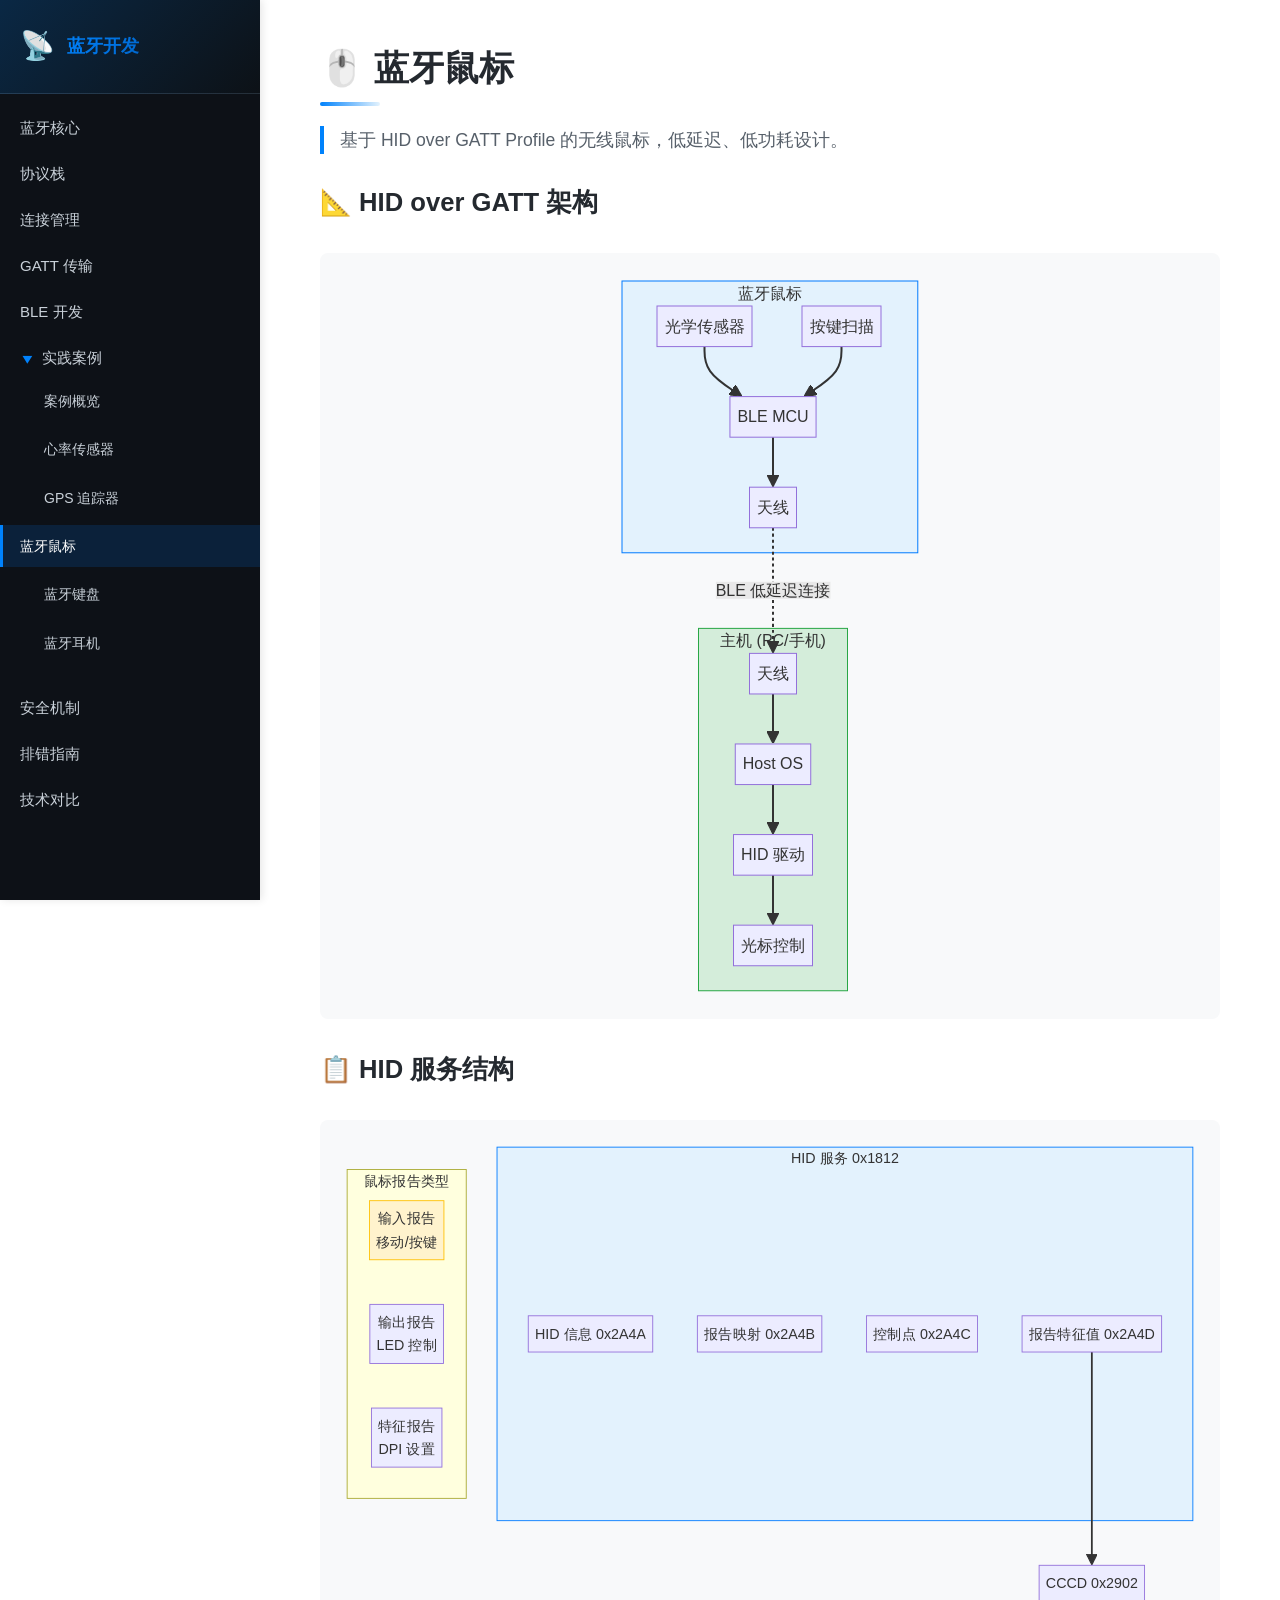
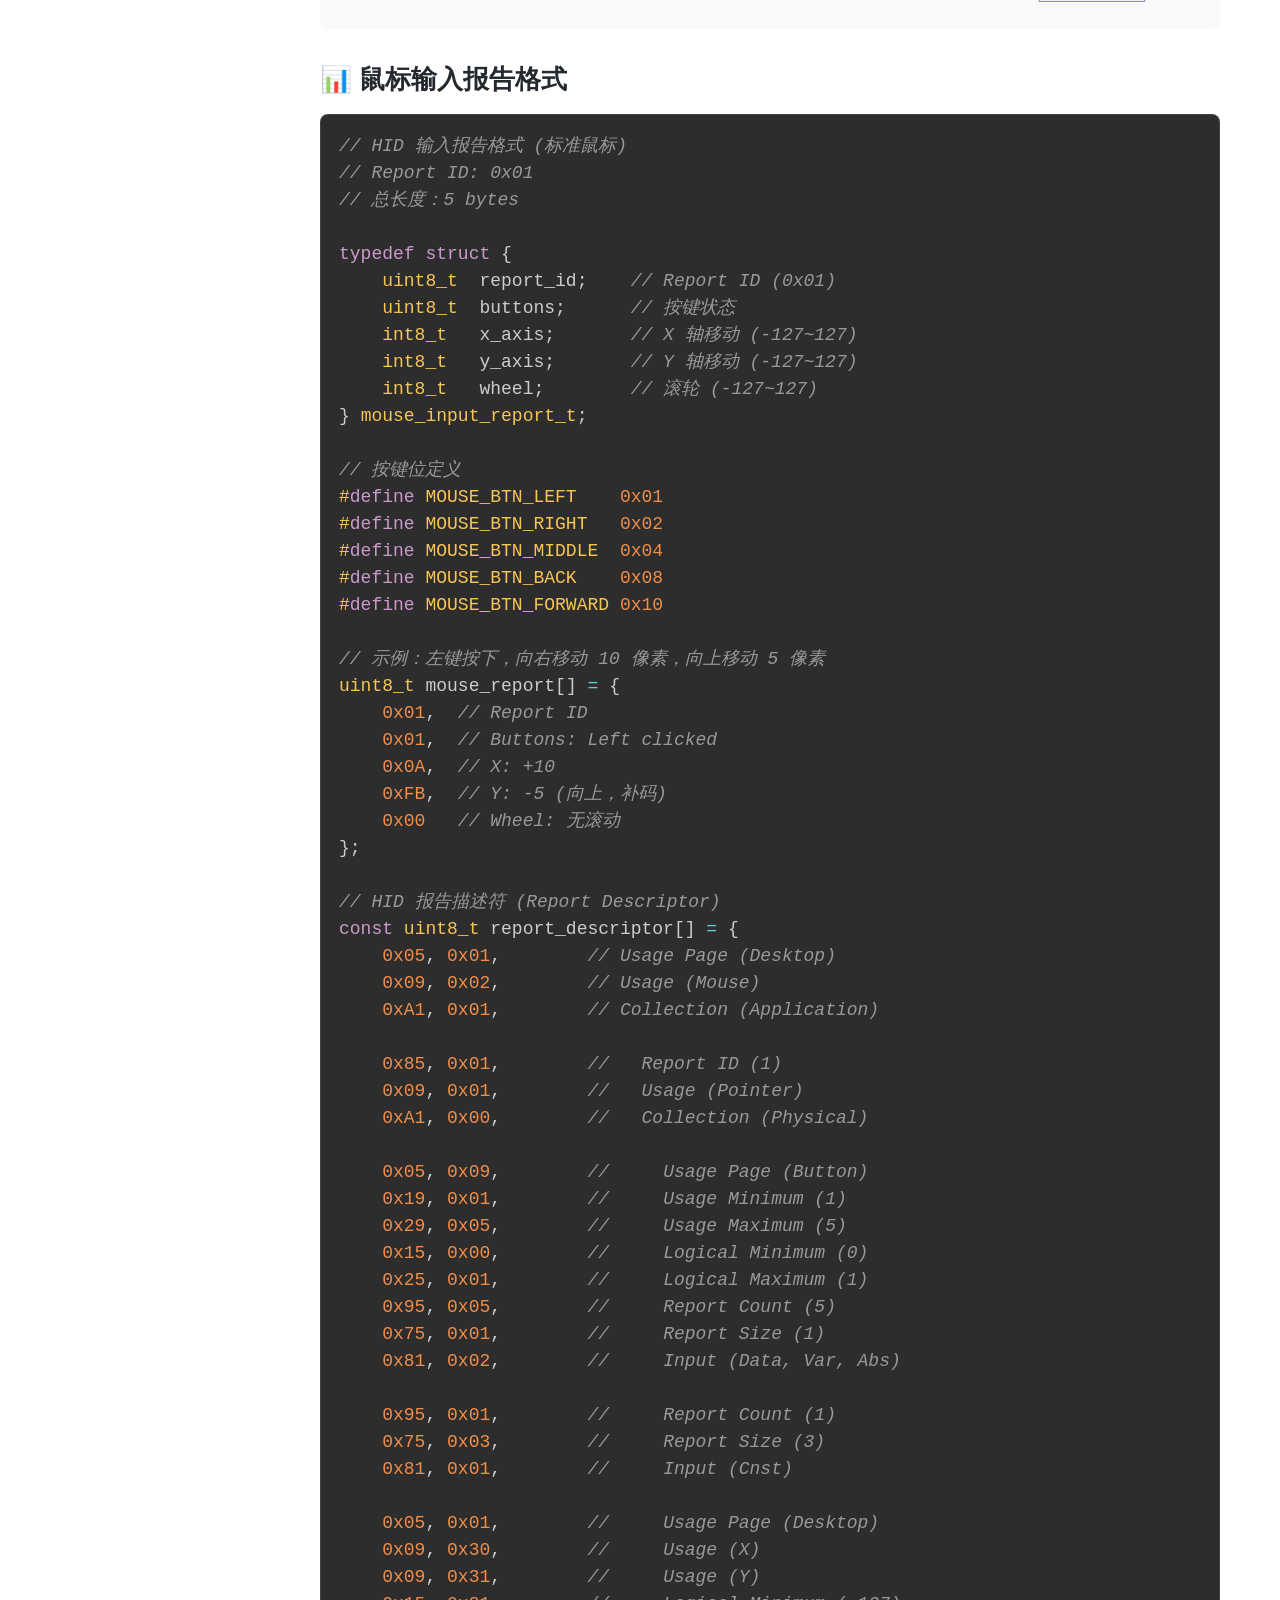
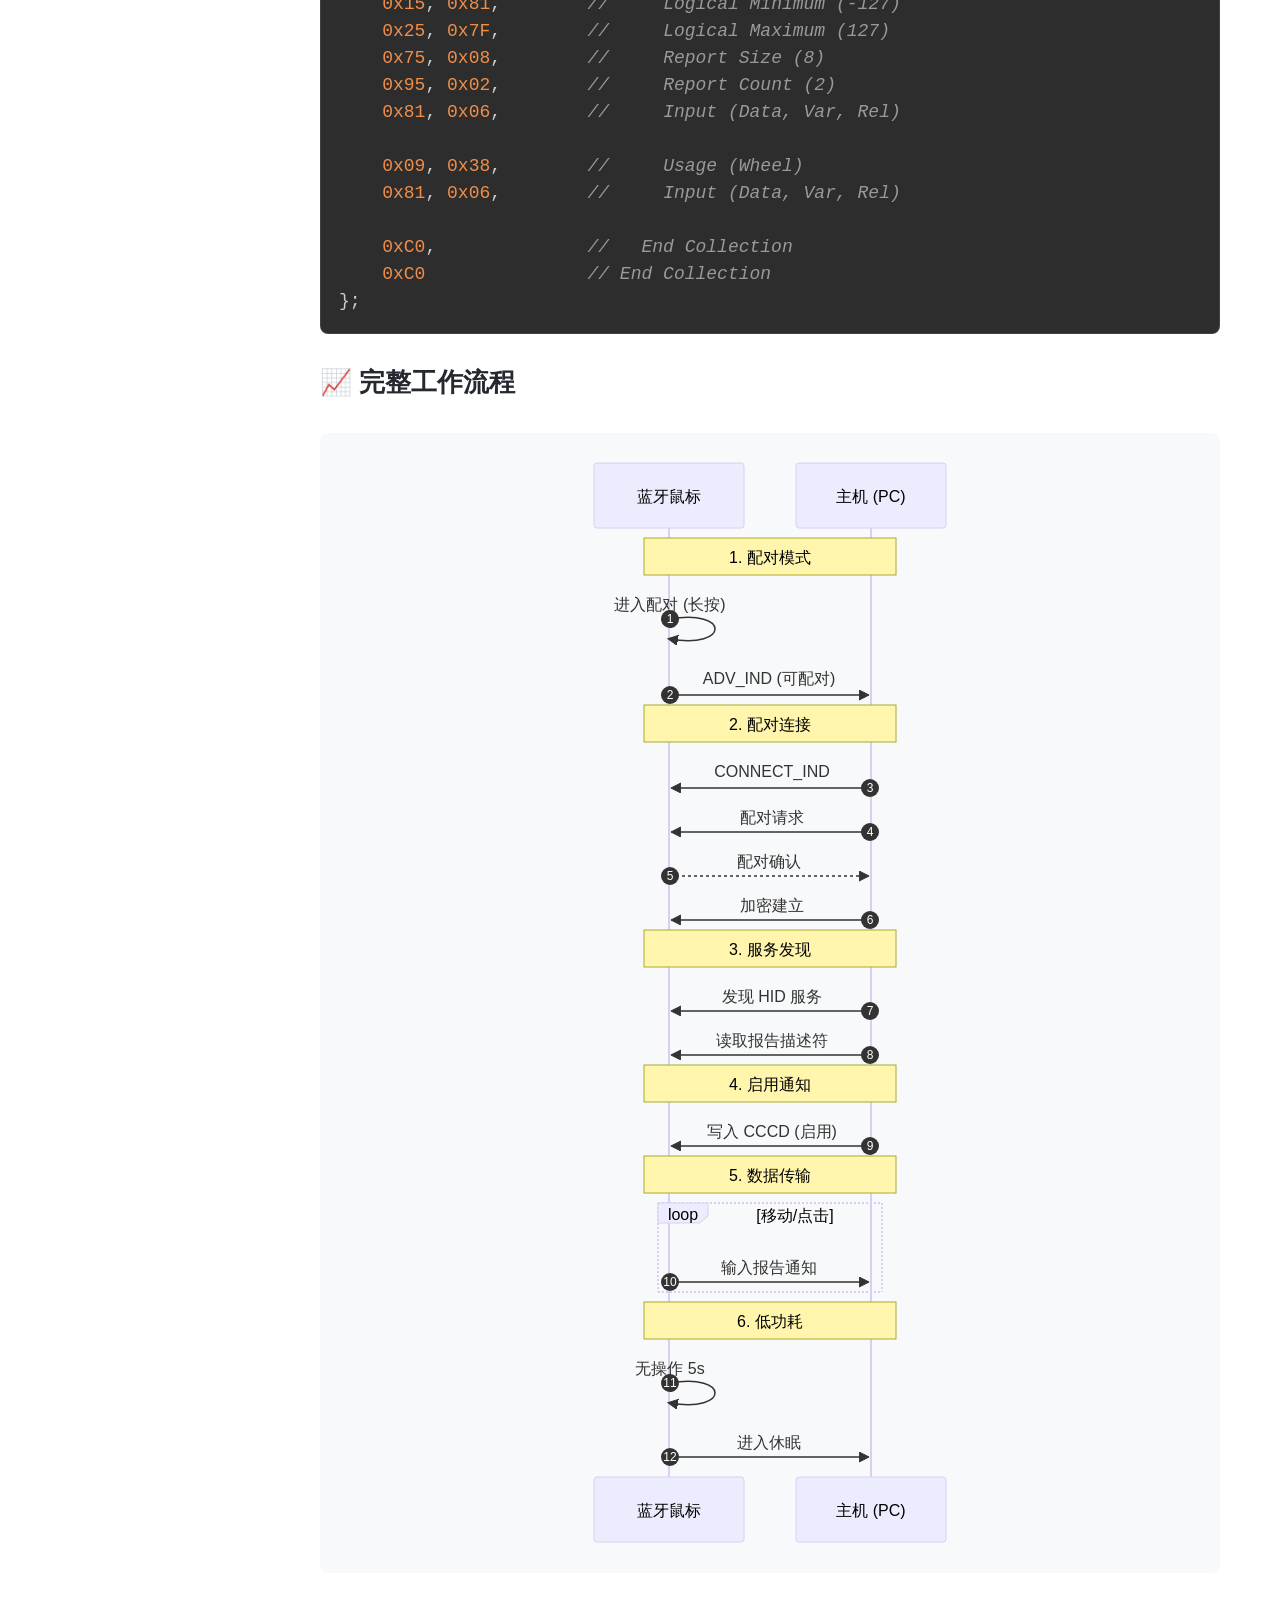
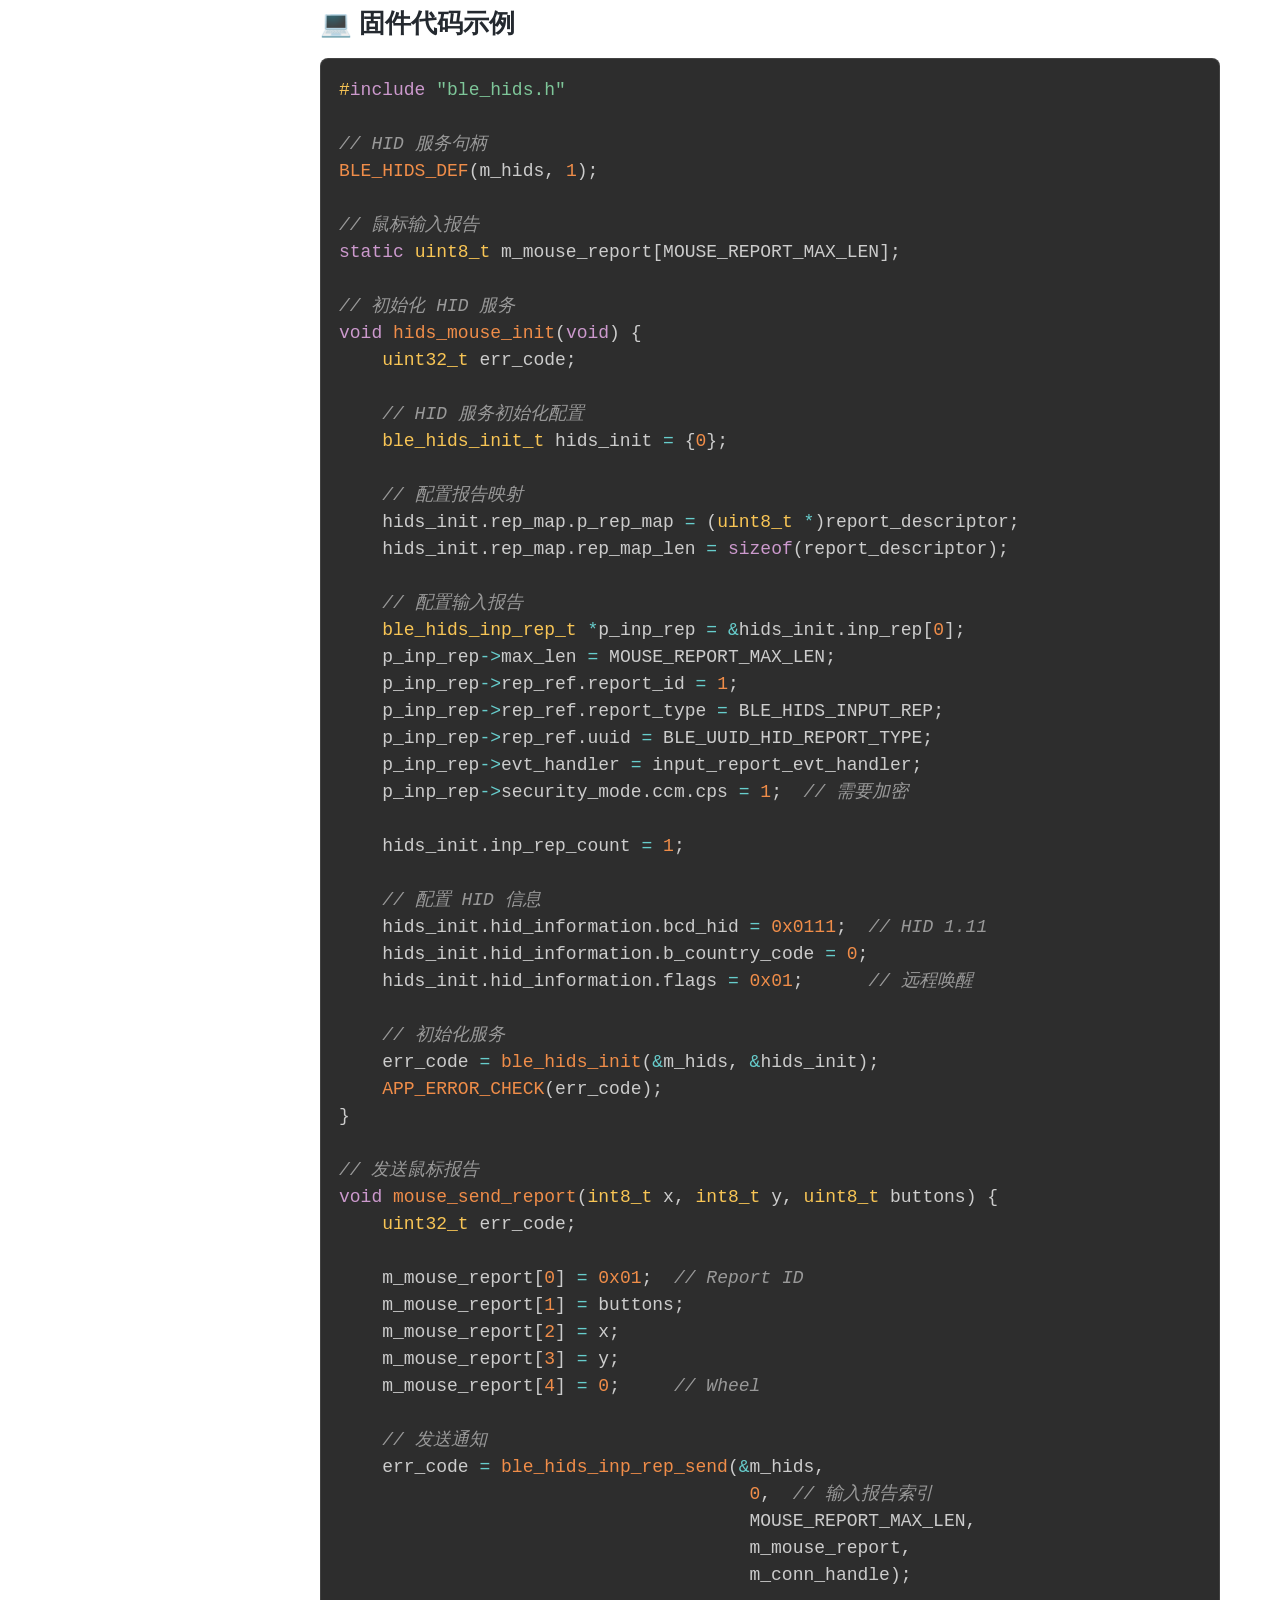
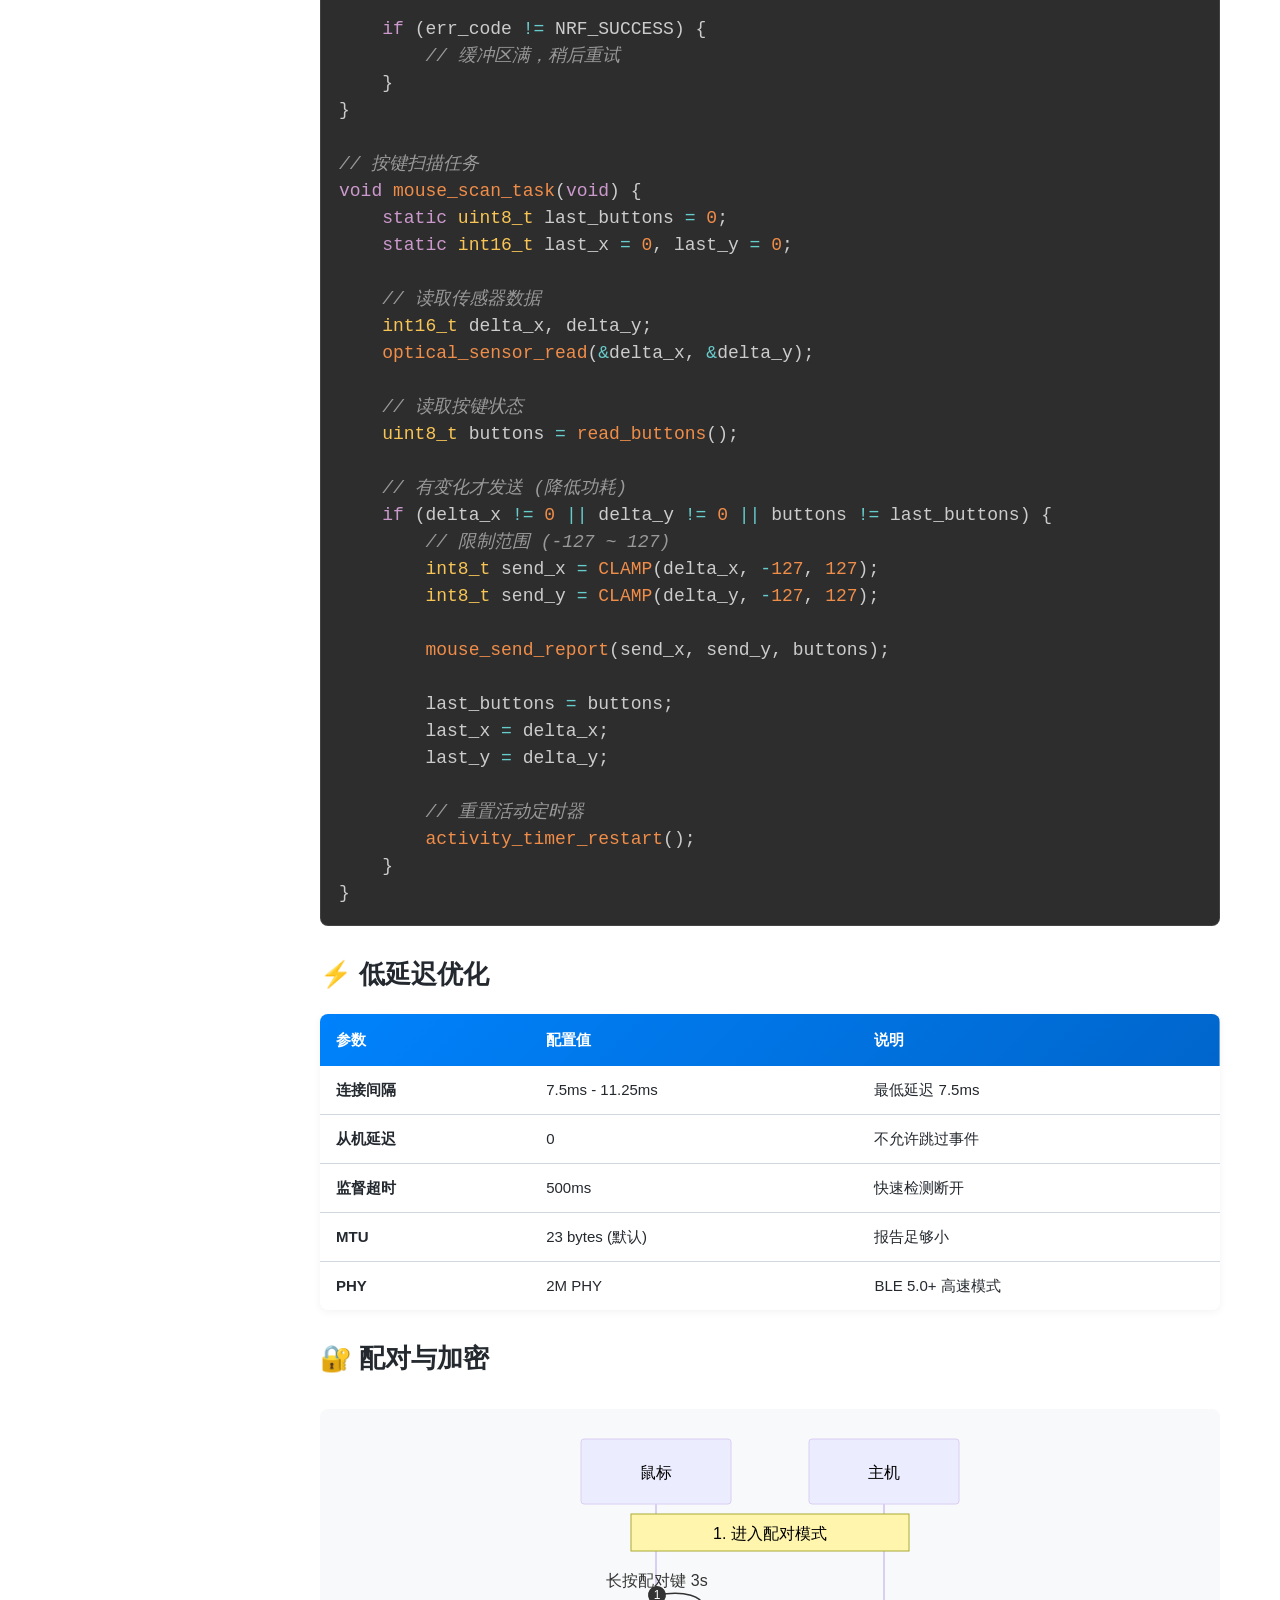
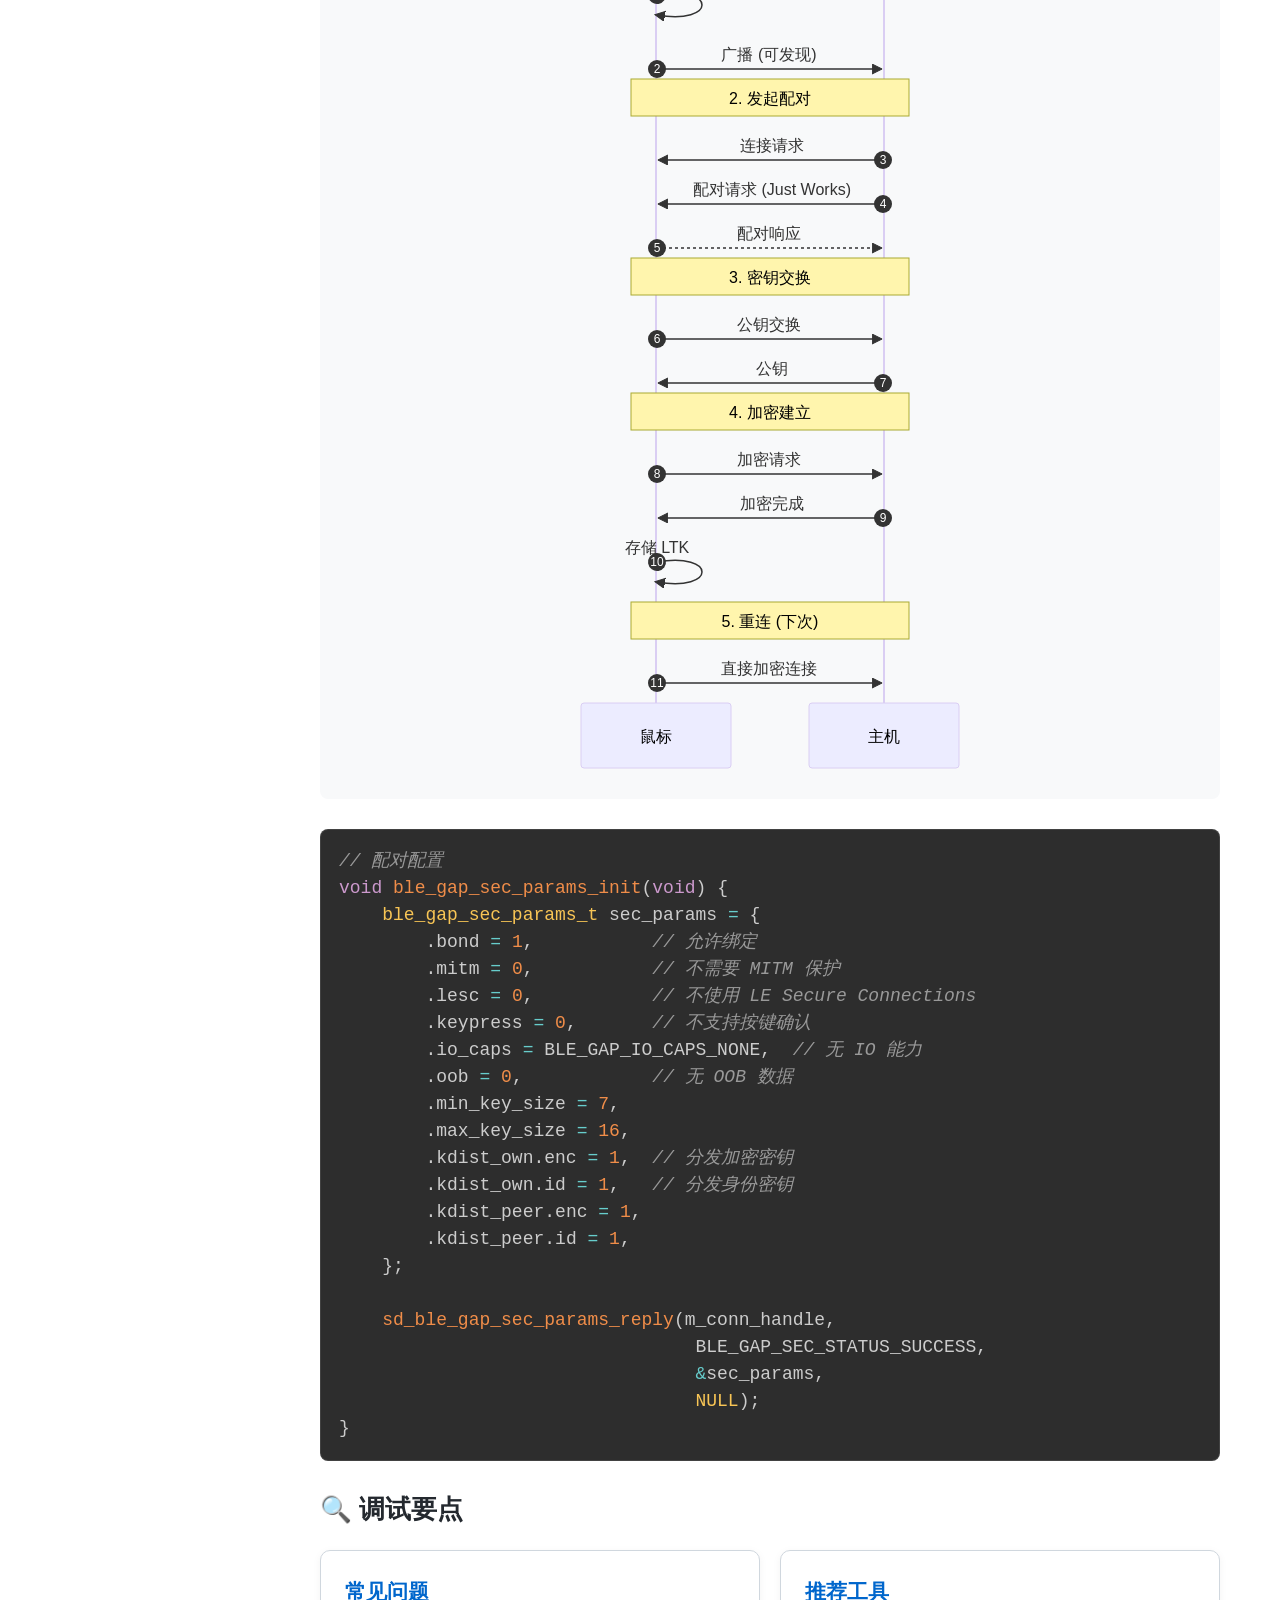
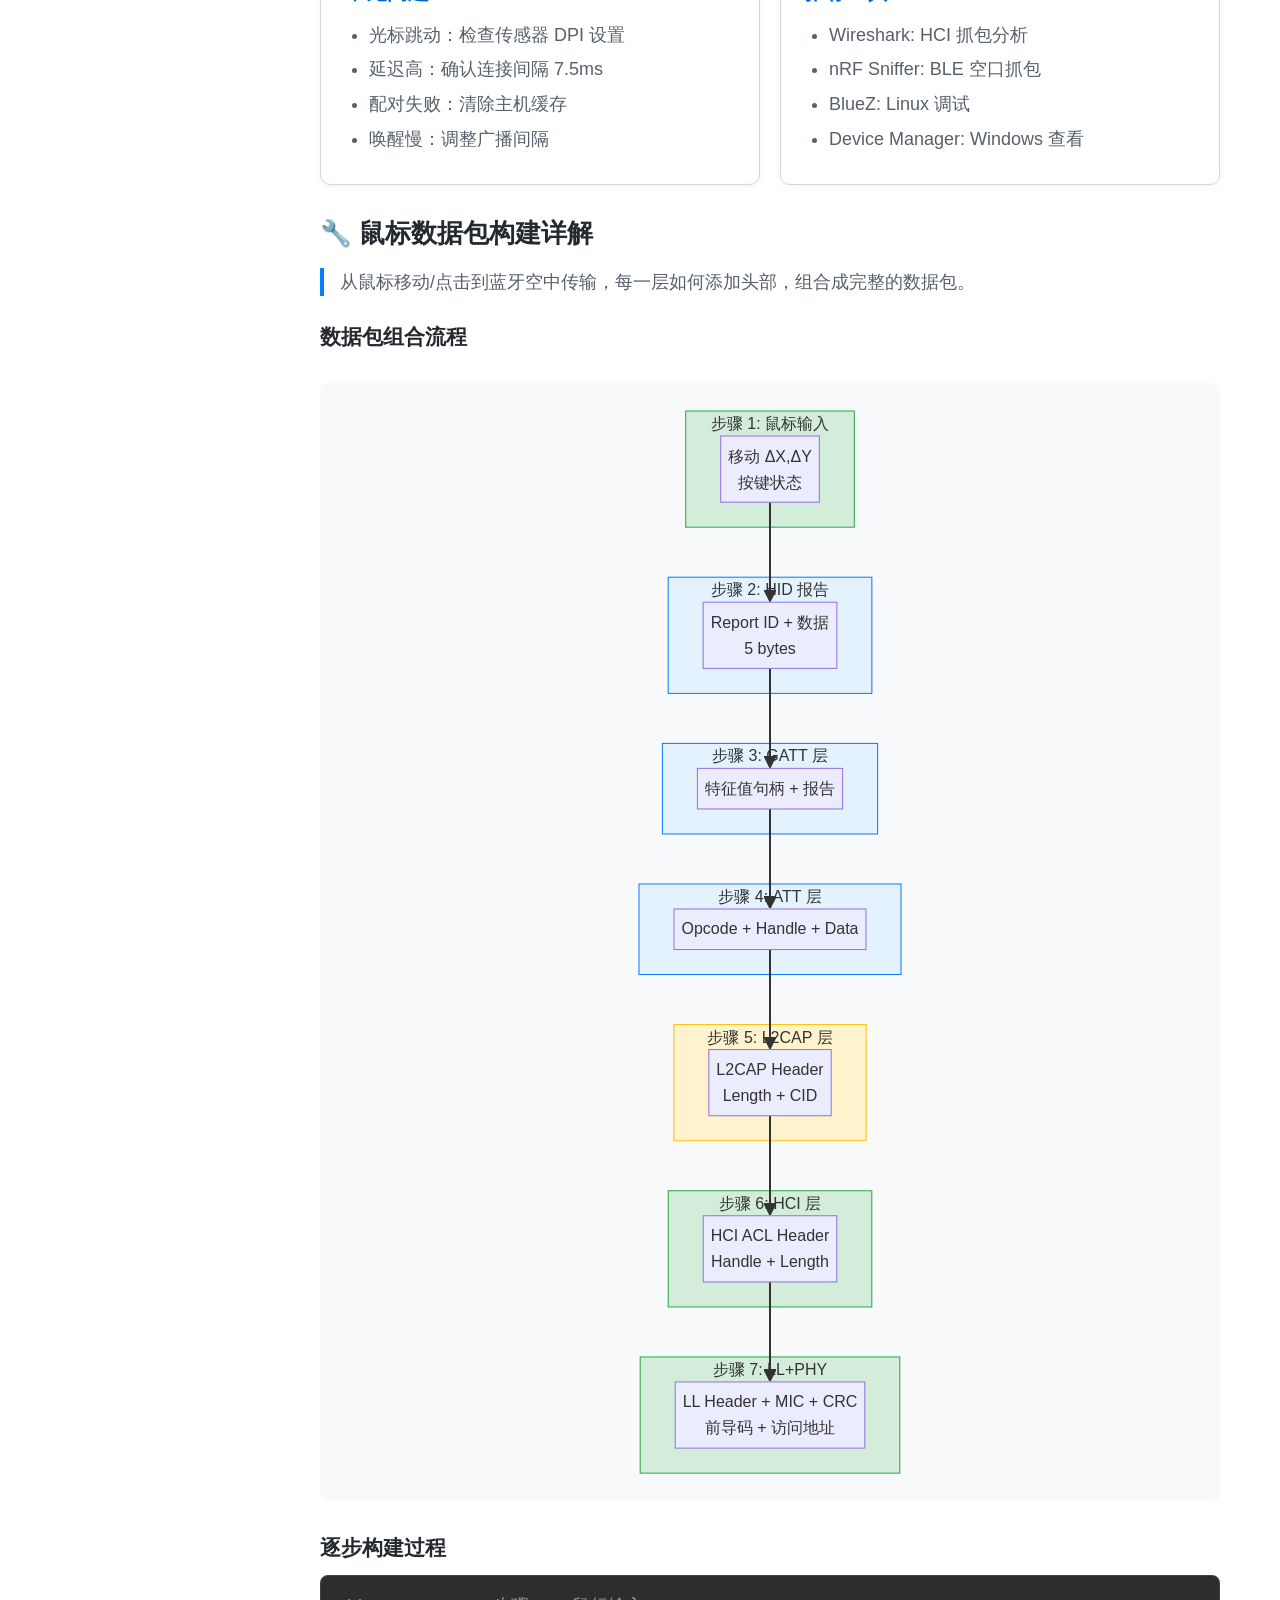
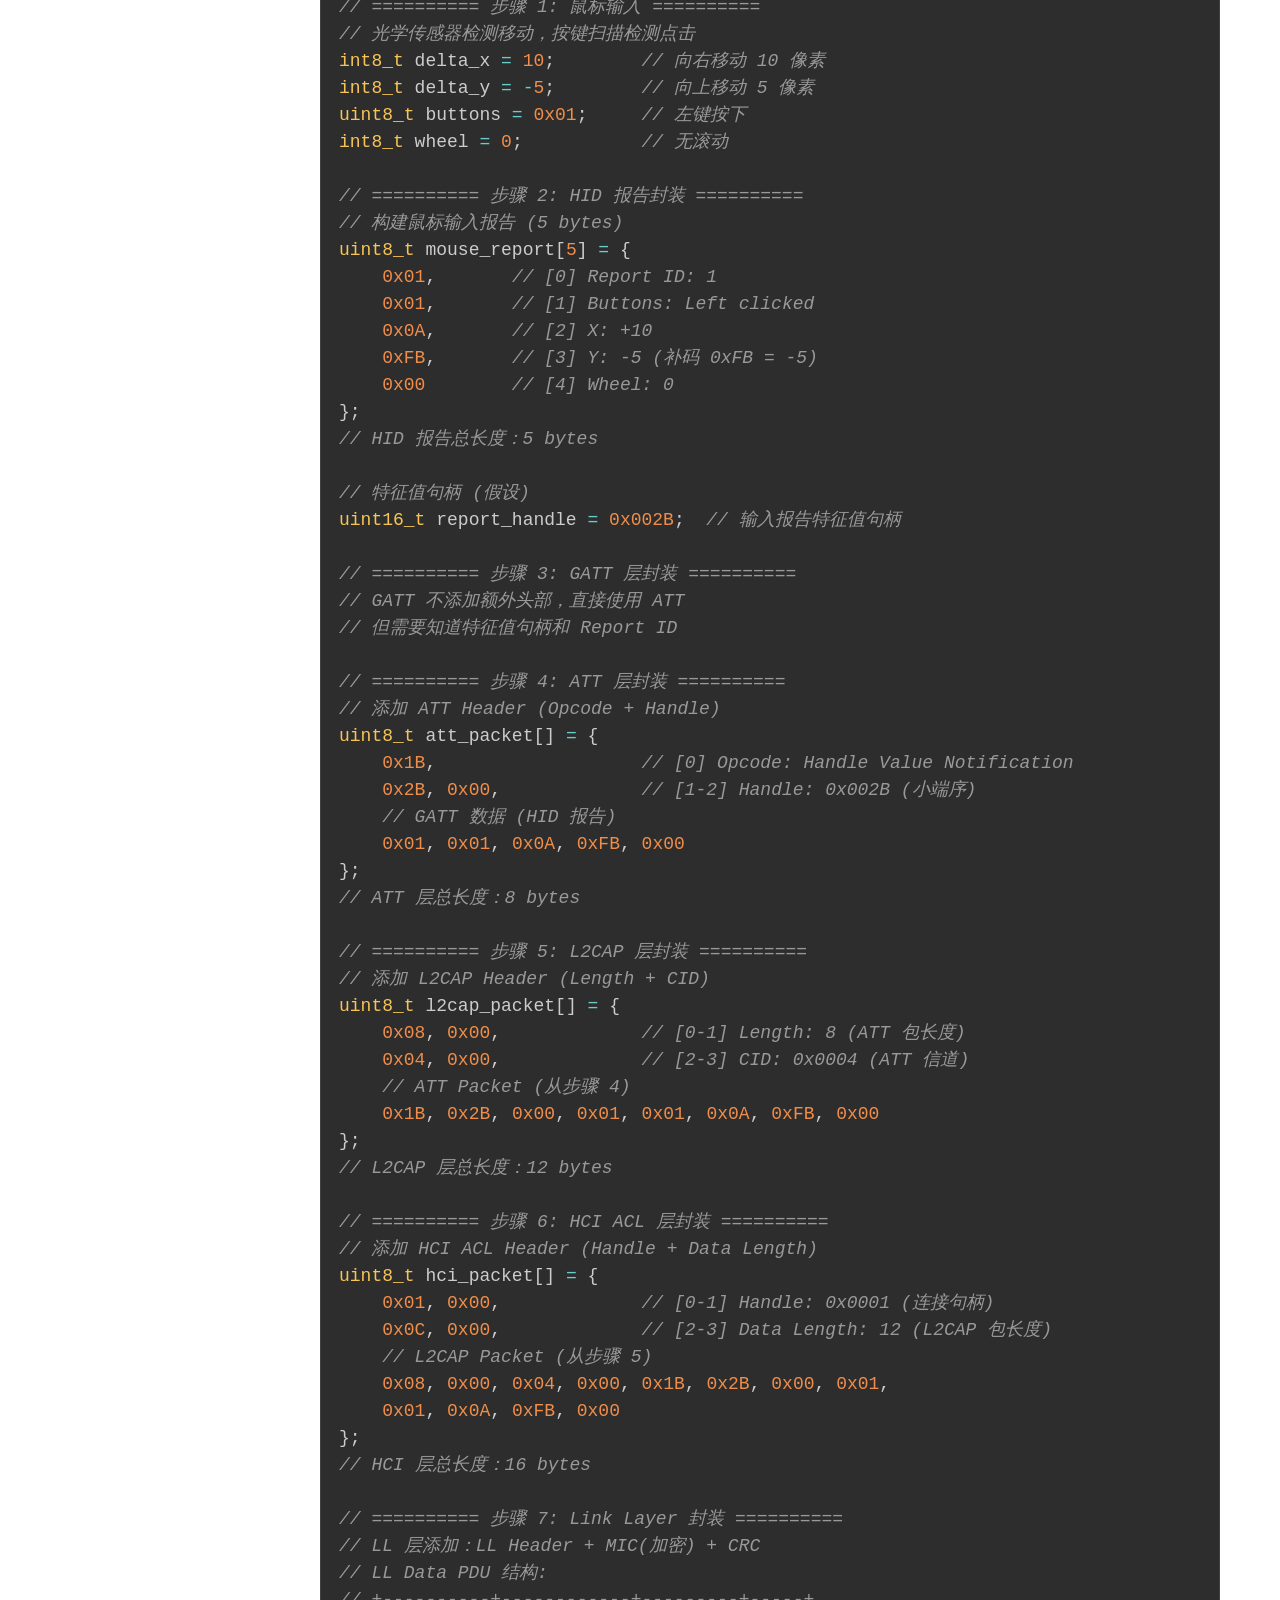
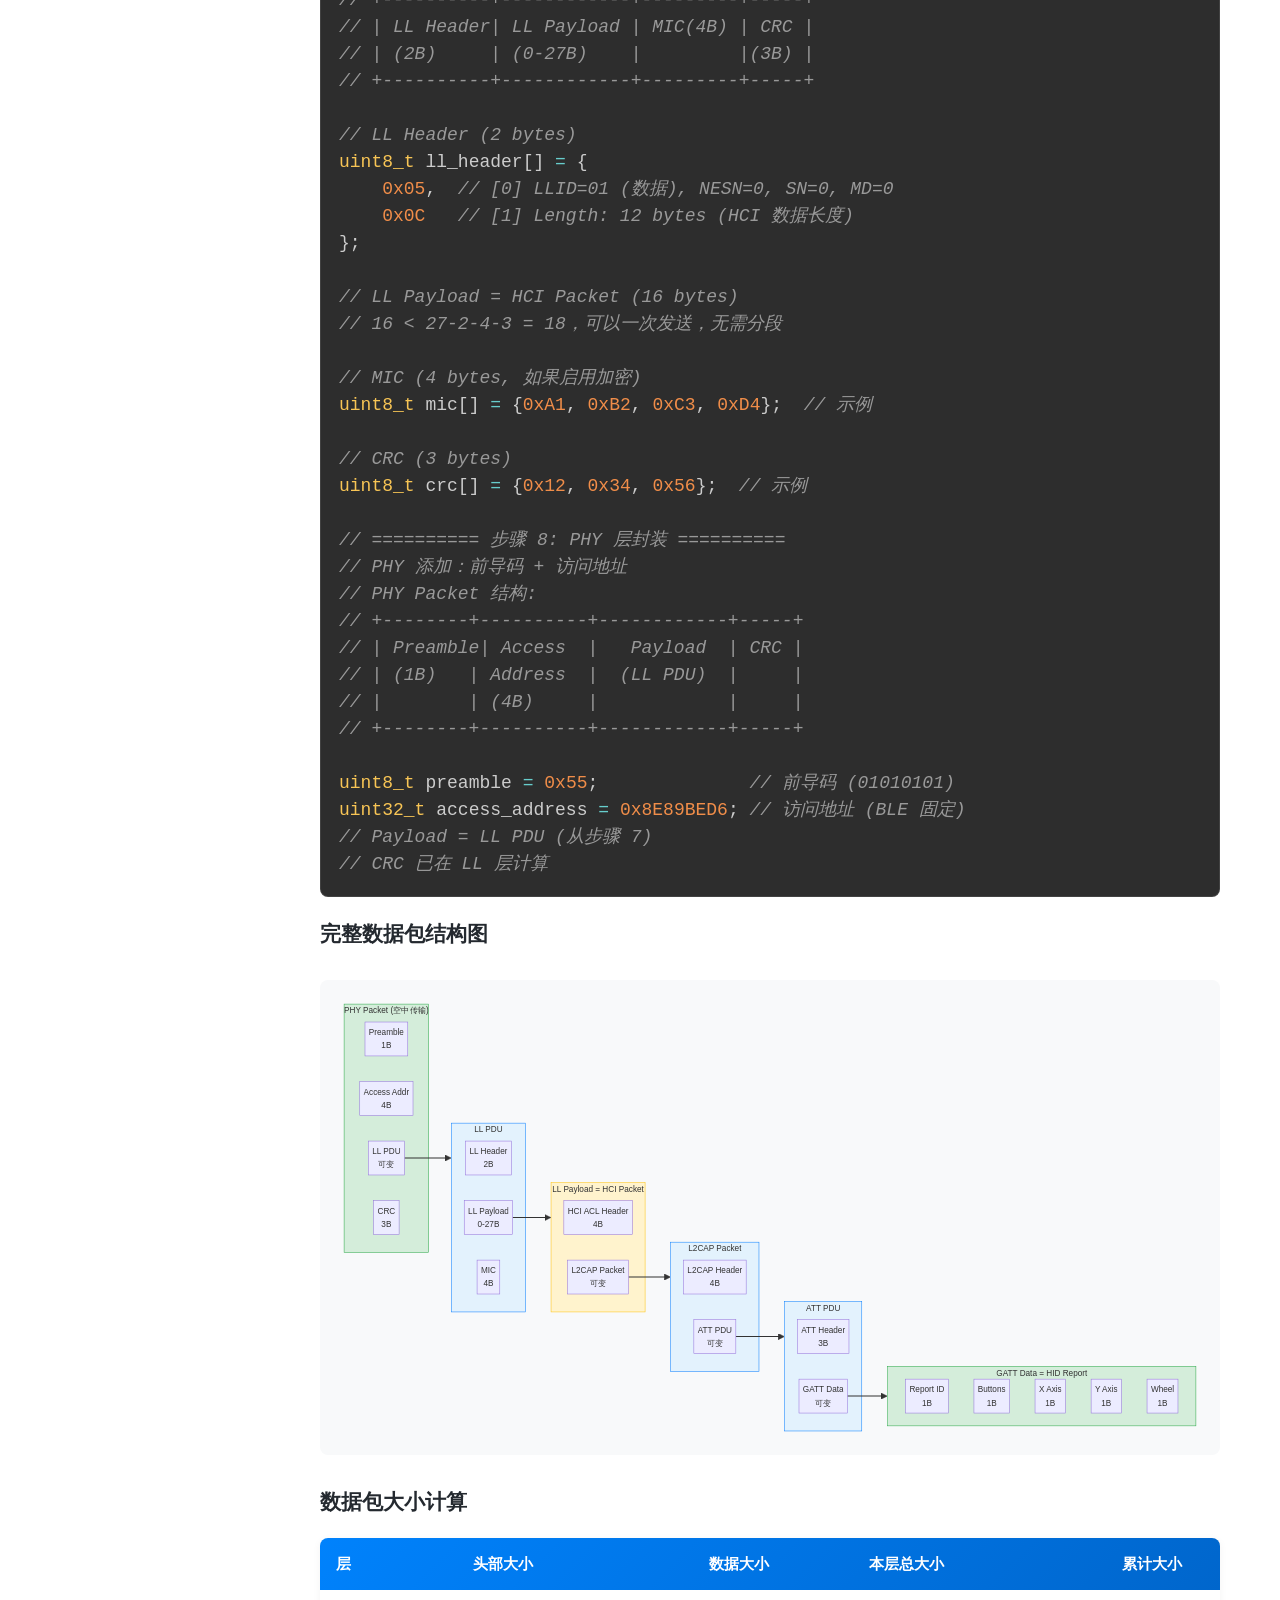
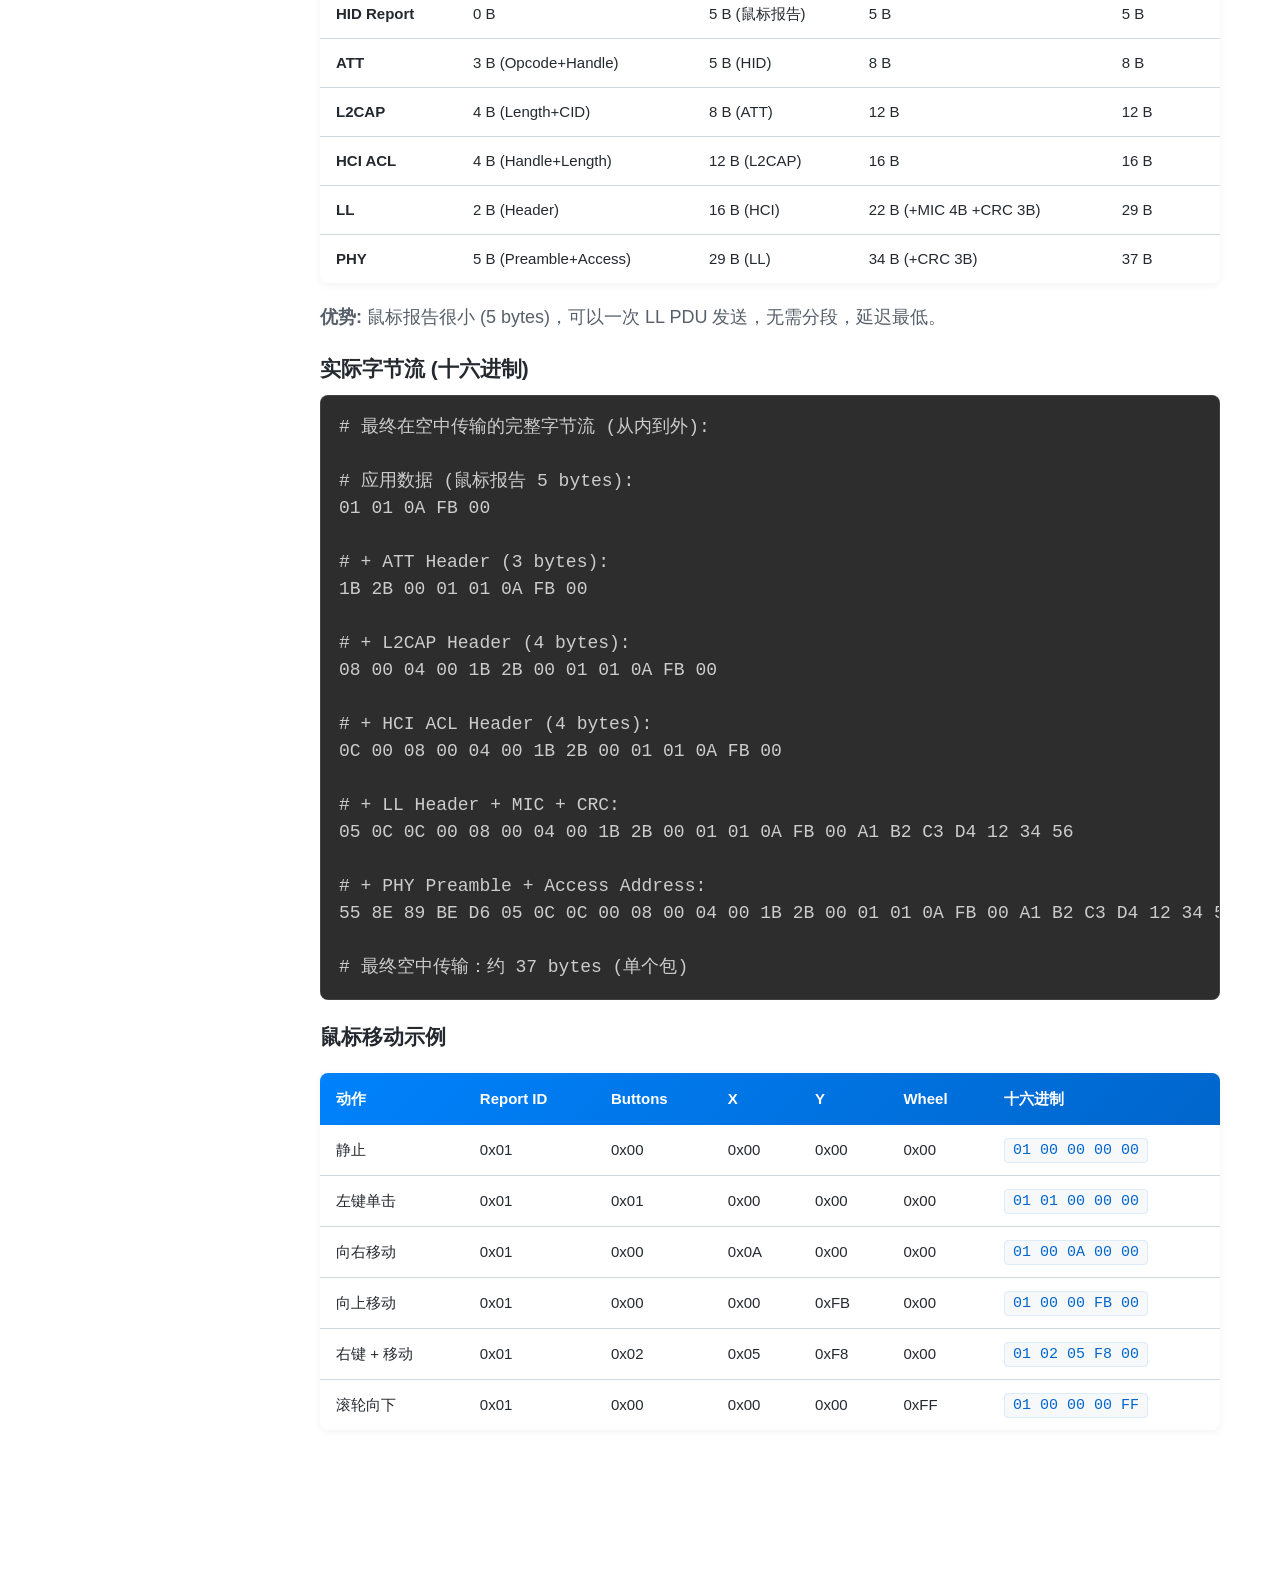
<file: chapters/examples/mouse.html>
<!DOCTYPE html>
<html lang="zh-CN">
<head>
    <meta charset="UTF-8">
    <meta name="viewport" content="width=device-width, initial-scale=1.0">
    <title>蓝牙鼠标 - 蓝牙协议开发教程</title>
    <link rel="stylesheet" href="../../css/styles.css">
    <link rel="stylesheet" href="../../css/libs/prism-tomorrow.min.css">
    <script src="../../js/libs/mermaid.min.js"></script>
    <script src="../../js/libs/prism.min.js"></script>
    <script src="../../js/libs/prism-c.min.js"></script>
    <link rel="icon" href="data:image/svg+xml,<svg xmlns='http://www.w3.org/2000/svg' viewBox='0 0 100 100'><text y='.9em' font-size='90'>📡</text></svg>">
</head>
<body>
    <nav class="sidebar">
        <div class="sidebar-header">
            <span class="sidebar-logo">📡</span>
            <span class="sidebar-title">蓝牙开发</span>
        </div>
        <ul class="tree-nav">
            <li><a href="../intro.html">蓝牙核心</a></li>
            <li><a href="../protocol-stack.html">协议栈</a></li>
            <li><a href="../connection.html">连接管理</a></li>
            <li><a href="../data.html">GATT 传输</a></li>
            <li><a href="../ble.html">BLE 开发</a></li>
            <li>
                <details open>
                    <summary>实践案例</summary>
                    <ul>
                        <li><a href="index.html">案例概览</a></li>
                        <li><a href="heart-rate.html">心率传感器</a></li>
                        <li><a href="gps.html">GPS 追踪器</a></li>
                        <li><a href="mouse.html" class="active">蓝牙鼠标</a></li>
                        <li><a href="keyboard.html">蓝牙键盘</a></li>
                        <li><a href="headset.html">蓝牙耳机</a></li>
                    </ul>
                </details>
            </li>
            <li><a href="../security.html">安全机制</a></li>
            <li><a href="../troubleshooting.html">排错指南</a></li>
            <li><a href="../comparison.html">技术对比</a></li>
        </ul>
    </nav>

    <main class="main">
        <section class="section">
            <h2>🖱️ 蓝牙鼠标</h2>
            <p class="lead">基于 HID over GATT Profile 的无线鼠标，低延迟、低功耗设计。</p>

            <h3>📐 HID over GATT 架构</h3>
            <div class="mermaid">
flowchart TB
    subgraph Mouse["蓝牙鼠标"]
        SENSOR[光学传感器] --> MCU[BLE MCU]
        BUTTON[按键扫描] --> MCU
        MCU --> ANT[天线]
    end
    
    subgraph Host["主机 (PC/手机)"]
        ANT2[天线] --> HOST[Host OS]
        HOST --> HID[HID 驱动]
        HID --> CURSOR[光标控制]
    end
    
    ANT -.->|BLE 低延迟连接 | ANT2
    
    style Mouse fill:#e3f2fd,stroke:#007bff
    style Host fill:#d4edda,stroke:#28a745
            </div>

            <h3>📋 HID 服务结构</h3>
            <div class="mermaid">
flowchart TB
    subgraph HID["HID 服务 0x1812"]
        INFO[HID 信息 0x2A4A]
        REPORT_MAP[报告映射 0x2A4B]
        CTRL_PT[控制点 0x2A4C]
        REPORT[报告特征值 0x2A4D]
    end
    
    REPORT --> CCCD[CCCD 0x2902]
    
    subgraph Report["鼠标报告类型"]
        INPUT[输入报告<br/>移动/按键]
        OUTPUT[输出报告<br/>LED 控制]
        FEATURE[特征报告<br/>DPI 设置]
    end
    
    style HID fill:#e3f2fd,stroke:#007bff
    style INPUT fill:#fff3cd,stroke:#ffc107
            </div>

            <h3>📊 鼠标输入报告格式</h3>
            <pre><code class="language-c">// HID 输入报告格式 (标准鼠标)
// Report ID: 0x01
// 总长度：5 bytes

typedef struct {
    uint8_t  report_id;    // Report ID (0x01)
    uint8_t  buttons;      // 按键状态
    int8_t   x_axis;       // X 轴移动 (-127~127)
    int8_t   y_axis;       // Y 轴移动 (-127~127)
    int8_t   wheel;        // 滚轮 (-127~127)
} mouse_input_report_t;

// 按键位定义
#define MOUSE_BTN_LEFT    0x01
#define MOUSE_BTN_RIGHT   0x02
#define MOUSE_BTN_MIDDLE  0x04
#define MOUSE_BTN_BACK    0x08
#define MOUSE_BTN_FORWARD 0x10

// 示例：左键按下，向右移动 10 像素，向上移动 5 像素
uint8_t mouse_report[] = {
    0x01,  // Report ID
    0x01,  // Buttons: Left clicked
    0x0A,  // X: +10
    0xFB,  // Y: -5 (向上，补码)
    0x00   // Wheel: 无滚动
};

// HID 报告描述符 (Report Descriptor)
const uint8_t report_descriptor[] = {
    0x05, 0x01,        // Usage Page (Desktop)
    0x09, 0x02,        // Usage (Mouse)
    0xA1, 0x01,        // Collection (Application)
    
    0x85, 0x01,        //   Report ID (1)
    0x09, 0x01,        //   Usage (Pointer)
    0xA1, 0x00,        //   Collection (Physical)
    
    0x05, 0x09,        //     Usage Page (Button)
    0x19, 0x01,        //     Usage Minimum (1)
    0x29, 0x05,        //     Usage Maximum (5)
    0x15, 0x00,        //     Logical Minimum (0)
    0x25, 0x01,        //     Logical Maximum (1)
    0x95, 0x05,        //     Report Count (5)
    0x75, 0x01,        //     Report Size (1)
    0x81, 0x02,        //     Input (Data, Var, Abs)
    
    0x95, 0x01,        //     Report Count (1)
    0x75, 0x03,        //     Report Size (3)
    0x81, 0x01,        //     Input (Cnst)
    
    0x05, 0x01,        //     Usage Page (Desktop)
    0x09, 0x30,        //     Usage (X)
    0x09, 0x31,        //     Usage (Y)
    0x15, 0x81,        //     Logical Minimum (-127)
    0x25, 0x7F,        //     Logical Maximum (127)
    0x75, 0x08,        //     Report Size (8)
    0x95, 0x02,        //     Report Count (2)
    0x81, 0x06,        //     Input (Data, Var, Rel)
    
    0x09, 0x38,        //     Usage (Wheel)
    0x81, 0x06,        //     Input (Data, Var, Rel)
    
    0xC0,              //   End Collection
    0xC0               // End Collection
};</code></pre>

            <h3>📈 完整工作流程</h3>
            <div class="mermaid">
sequenceDiagram
    participant Mouse as 蓝牙鼠标
    participant Host as 主机 (PC)
    
    Note over Mouse,Host: 1. 配对模式
    Mouse->>Mouse: 进入配对 (长按)
    Mouse->>Host: ADV_IND (可配对)
    
    Note over Mouse,Host: 2. 配对连接
    Host->>Mouse: CONNECT_IND
    Host->>Mouse: 配对请求
    Mouse-->>Host: 配对确认
    Host->>Mouse: 加密建立
    
    Note over Mouse,Host: 3. 服务发现
    Host->>Mouse: 发现 HID 服务
    Host->>Mouse: 读取报告描述符
    
    Note over Mouse,Host: 4. 启用通知
    Host->>Mouse: 写入 CCCD (启用)
    
    Note over Mouse,Host: 5. 数据传输
    loop 移动/点击
        Mouse->>Host: 输入报告通知
    end
    
    Note over Mouse,Host: 6. 低功耗
    Mouse->>Mouse: 无操作 5s
    Mouse->>Host: 进入休眠
            </div>

            <h3>💻 固件代码示例</h3>
            <pre><code class="language-c">#include "ble_hids.h"

// HID 服务句柄
BLE_HIDS_DEF(m_hids, 1);

// 鼠标输入报告
static uint8_t m_mouse_report[MOUSE_REPORT_MAX_LEN];

// 初始化 HID 服务
void hids_mouse_init(void) {
    uint32_t err_code;
    
    // HID 服务初始化配置
    ble_hids_init_t hids_init = {0};
    
    // 配置报告映射
    hids_init.rep_map.p_rep_map = (uint8_t *)report_descriptor;
    hids_init.rep_map.rep_map_len = sizeof(report_descriptor);
    
    // 配置输入报告
    ble_hids_inp_rep_t *p_inp_rep = &hids_init.inp_rep[0];
    p_inp_rep->max_len = MOUSE_REPORT_MAX_LEN;
    p_inp_rep->rep_ref.report_id = 1;
    p_inp_rep->rep_ref.report_type = BLE_HIDS_INPUT_REP;
    p_inp_rep->rep_ref.uuid = BLE_UUID_HID_REPORT_TYPE;
    p_inp_rep->evt_handler = input_report_evt_handler;
    p_inp_rep->security_mode.ccm.cps = 1;  // 需要加密
    
    hids_init.inp_rep_count = 1;
    
    // 配置 HID 信息
    hids_init.hid_information.bcd_hid = 0x0111;  // HID 1.11
    hids_init.hid_information.b_country_code = 0;
    hids_init.hid_information.flags = 0x01;      // 远程唤醒
    
    // 初始化服务
    err_code = ble_hids_init(&m_hids, &hids_init);
    APP_ERROR_CHECK(err_code);
}

// 发送鼠标报告
void mouse_send_report(int8_t x, int8_t y, uint8_t buttons) {
    uint32_t err_code;
    
    m_mouse_report[0] = 0x01;  // Report ID
    m_mouse_report[1] = buttons;
    m_mouse_report[2] = x;
    m_mouse_report[3] = y;
    m_mouse_report[4] = 0;     // Wheel
    
    // 发送通知
    err_code = ble_hids_inp_rep_send(&m_hids,
                                      0,  // 输入报告索引
                                      MOUSE_REPORT_MAX_LEN,
                                      m_mouse_report,
                                      m_conn_handle);
    
    if (err_code != NRF_SUCCESS) {
        // 缓冲区满，稍后重试
    }
}

// 按键扫描任务
void mouse_scan_task(void) {
    static uint8_t last_buttons = 0;
    static int16_t last_x = 0, last_y = 0;
    
    // 读取传感器数据
    int16_t delta_x, delta_y;
    optical_sensor_read(&delta_x, &delta_y);
    
    // 读取按键状态
    uint8_t buttons = read_buttons();
    
    // 有变化才发送 (降低功耗)
    if (delta_x != 0 || delta_y != 0 || buttons != last_buttons) {
        // 限制范围 (-127 ~ 127)
        int8_t send_x = CLAMP(delta_x, -127, 127);
        int8_t send_y = CLAMP(delta_y, -127, 127);
        
        mouse_send_report(send_x, send_y, buttons);
        
        last_buttons = buttons;
        last_x = delta_x;
        last_y = delta_y;
        
        // 重置活动定时器
        activity_timer_restart();
    }
}</code></pre>

            <h3>⚡ 低延迟优化</h3>
            <table class="table">
                <thead>
                    <tr>
                        <th>参数</th>
                        <th>配置值</th>
                        <th>说明</th>
                    </tr>
                </thead>
                <tbody>
                    <tr>
                        <td><strong>连接间隔</strong></td>
                        <td>7.5ms - 11.25ms</td>
                        <td>最低延迟 7.5ms</td>
                    </tr>
                    <tr>
                        <td><strong>从机延迟</strong></td>
                        <td>0</td>
                        <td>不允许跳过事件</td>
                    </tr>
                    <tr>
                        <td><strong>监督超时</strong></td>
                        <td>500ms</td>
                        <td>快速检测断开</td>
                    </tr>
                    <tr>
                        <td><strong>MTU</strong></td>
                        <td>23 bytes (默认)</td>
                        <td>报告足够小</td>
                    </tr>
                    <tr>
                        <td><strong>PHY</strong></td>
                        <td>2M PHY</td>
                        <td>BLE 5.0+ 高速模式</td>
                    </tr>
                </tbody>
            </table>

            <h3>🔐 配对与加密</h3>
            <div class="mermaid">
sequenceDiagram
    participant Mouse as 鼠标
    participant Host as 主机
    
    Note over Mouse,Host: 1. 进入配对模式
    Mouse->>Mouse: 长按配对键 3s
    Mouse->>Host: 广播 (可发现)
    
    Note over Mouse,Host: 2. 发起配对
    Host->>Mouse: 连接请求
    Host->>Mouse: 配对请求 (Just Works)
    Mouse-->>Host: 配对响应
    
    Note over Mouse,Host: 3. 密钥交换
    Mouse->>Host: 公钥交换
    Host->>Mouse: 公钥
    
    Note over Mouse,Host: 4. 加密建立
    Mouse->>Host: 加密请求
    Host->>Mouse: 加密完成
    Mouse->>Mouse: 存储 LTK
    
    Note over Mouse,Host: 5. 重连 (下次)
    Mouse->>Host: 直接加密连接
            </div>

            <pre><code class="language-c">// 配对配置
void ble_gap_sec_params_init(void) {
    ble_gap_sec_params_t sec_params = {
        .bond = 1,           // 允许绑定
        .mitm = 0,           // 不需要 MITM 保护
        .lesc = 0,           // 不使用 LE Secure Connections
        .keypress = 0,       // 不支持按键确认
        .io_caps = BLE_GAP_IO_CAPS_NONE,  // 无 IO 能力
        .oob = 0,            // 无 OOB 数据
        .min_key_size = 7,
        .max_key_size = 16,
        .kdist_own.enc = 1,  // 分发加密密钥
        .kdist_own.id = 1,   // 分发身份密钥
        .kdist_peer.enc = 1,
        .kdist_peer.id = 1,
    };
    
    sd_ble_gap_sec_params_reply(m_conn_handle, 
                                 BLE_GAP_SEC_STATUS_SUCCESS, 
                                 &sec_params, 
                                 NULL);
}</code></pre>

            <h3>🔍 调试要点</h3>
            <div class="grid">
                <div class="card">
                    <h3>常见问题</h3>
                    <ul>
                        <li>光标跳动：检查传感器 DPI 设置</li>
                        <li>延迟高：确认连接间隔 7.5ms</li>
                        <li>配对失败：清除主机缓存</li>
                        <li>唤醒慢：调整广播间隔</li>
                    </ul>
                </div>
                <div class="card">
                    <h3>推荐工具</h3>
                    <ul>
                        <li>Wireshark: HCI 抓包分析</li>
                        <li>nRF Sniffer: BLE 空口抓包</li>
                        <li>BlueZ: Linux 调试</li>
                        <li>Device Manager: Windows 查看</li>
                    </ul>
                </div>
            </div>

            <h3>🔧 鼠标数据包构建详解</h3>
            <p class="lead">从鼠标移动/点击到蓝牙空中传输，每一层如何添加头部，组合成完整的数据包。</p>

            <h4>数据包组合流程</h4>
            <div class="mermaid">
flowchart TB
    subgraph Step1["步骤 1: 鼠标输入"]
        A1["移动 ΔX,ΔY<br/>按键状态"]
    end
    
    subgraph Step2["步骤 2: HID 报告"]
        A2["Report ID + 数据<br/>5 bytes"]
    end
    
    subgraph Step3["步骤 3: GATT 层"]
        A3["特征值句柄 + 报告"]
    end
    
    subgraph Step4["步骤 4: ATT 层"]
        A4["Opcode + Handle + Data"]
    end
    
    subgraph Step5["步骤 5: L2CAP 层"]
        A5["L2CAP Header<br/>Length + CID"]
    end
    
    subgraph Step6["步骤 6: HCI 层"]
        A6["HCI ACL Header<br/>Handle + Length"]
    end
    
    subgraph Step7["步骤 7: LL+PHY"]
        A7["LL Header + MIC + CRC<br/>前导码 + 访问地址"]
    end
    
    A1 --> A2
    A2 --> A3
    A3 --> A4
    A4 --> A5
    A5 --> A6
    A6 --> A7
    
    style Step1 fill:#d4edda,stroke:#28a745
    style Step2 fill:#e3f2fd,stroke:#007bff
    style Step3 fill:#e3f2fd,stroke:#007bff
    style Step4 fill:#e3f2fd,stroke:#007bff
    style Step5 fill:#fff3cd,stroke:#ffc107
    style Step6 fill:#d4edda,stroke:#28a745
    style Step7 fill:#d4edda,stroke:#28a745
            </div>

            <h4>逐步构建过程</h4>
            <pre><code class="language-c">// ========== 步骤 1: 鼠标输入 ==========
// 光学传感器检测移动，按键扫描检测点击
int8_t delta_x = 10;        // 向右移动 10 像素
int8_t delta_y = -5;        // 向上移动 5 像素
uint8_t buttons = 0x01;     // 左键按下
int8_t wheel = 0;           // 无滚动

// ========== 步骤 2: HID 报告封装 ==========
// 构建鼠标输入报告 (5 bytes)
uint8_t mouse_report[5] = {
    0x01,       // [0] Report ID: 1
    0x01,       // [1] Buttons: Left clicked
    0x0A,       // [2] X: +10
    0xFB,       // [3] Y: -5 (补码 0xFB = -5)
    0x00        // [4] Wheel: 0
};
// HID 报告总长度：5 bytes

// 特征值句柄 (假设)
uint16_t report_handle = 0x002B;  // 输入报告特征值句柄

// ========== 步骤 3: GATT 层封装 ==========
// GATT 不添加额外头部，直接使用 ATT
// 但需要知道特征值句柄和 Report ID

// ========== 步骤 4: ATT 层封装 ==========
// 添加 ATT Header (Opcode + Handle)
uint8_t att_packet[] = {
    0x1B,                   // [0] Opcode: Handle Value Notification
    0x2B, 0x00,             // [1-2] Handle: 0x002B (小端序)
    // GATT 数据 (HID 报告)
    0x01, 0x01, 0x0A, 0xFB, 0x00
};
// ATT 层总长度：8 bytes

// ========== 步骤 5: L2CAP 层封装 ==========
// 添加 L2CAP Header (Length + CID)
uint8_t l2cap_packet[] = {
    0x08, 0x00,             // [0-1] Length: 8 (ATT 包长度)
    0x04, 0x00,             // [2-3] CID: 0x0004 (ATT 信道)
    // ATT Packet (从步骤 4)
    0x1B, 0x2B, 0x00, 0x01, 0x01, 0x0A, 0xFB, 0x00
};
// L2CAP 层总长度：12 bytes

// ========== 步骤 6: HCI ACL 层封装 ==========
// 添加 HCI ACL Header (Handle + Data Length)
uint8_t hci_packet[] = {
    0x01, 0x00,             // [0-1] Handle: 0x0001 (连接句柄)
    0x0C, 0x00,             // [2-3] Data Length: 12 (L2CAP 包长度)
    // L2CAP Packet (从步骤 5)
    0x08, 0x00, 0x04, 0x00, 0x1B, 0x2B, 0x00, 0x01,
    0x01, 0x0A, 0xFB, 0x00
};
// HCI 层总长度：16 bytes

// ========== 步骤 7: Link Layer 封装 ==========
// LL 层添加：LL Header + MIC(加密) + CRC
// LL Data PDU 结构:
// +----------+------------+---------+-----+
// | LL Header| LL Payload | MIC(4B) | CRC |
// | (2B)     | (0-27B)    |         |(3B) |
// +----------+------------+---------+-----+

// LL Header (2 bytes)
uint8_t ll_header[] = {
    0x05,  // [0] LLID=01 (数据), NESN=0, SN=0, MD=0
    0x0C   // [1] Length: 12 bytes (HCI 数据长度)
};

// LL Payload = HCI Packet (16 bytes)
// 16 < 27-2-4-3 = 18，可以一次发送，无需分段

// MIC (4 bytes, 如果启用加密)
uint8_t mic[] = {0xA1, 0xB2, 0xC3, 0xD4};  // 示例

// CRC (3 bytes)
uint8_t crc[] = {0x12, 0x34, 0x56};  // 示例

// ========== 步骤 8: PHY 层封装 ==========
// PHY 添加：前导码 + 访问地址
// PHY Packet 结构:
// +--------+----------+------------+-----+
// | Preamble| Access  |   Payload  | CRC |
// | (1B)   | Address  |  (LL PDU)  |     |
// |        | (4B)     |            |     |
// +--------+----------+------------+-----+

uint8_t preamble = 0x55;              // 前导码 (01010101)
uint32_t access_address = 0x8E89BED6; // 访问地址 (BLE 固定)
// Payload = LL PDU (从步骤 7)
// CRC 已在 LL 层计算</code></pre>

            <h4>完整数据包结构图</h4>
            <div class="mermaid">
flowchart LR
    subgraph PHY_Packet["PHY Packet (空中传输)"]
        P1["Preamble<br/>1B"]
        P2["Access Addr<br/>4B"]
        P3["LL PDU<br/>可变"]
        P4["CRC<br/>3B"]
    end
    
    subgraph LL_PDU["LL PDU"]
        L1["LL Header<br/>2B"]
        L2["LL Payload<br/>0-27B"]
        L3["MIC<br/>4B"]
    end
    
    subgraph LL_Payload["LL Payload = HCI Packet"]
        H1["HCI ACL Header<br/>4B"]
        H2["L2CAP Packet<br/>可变"]
    end
    
    subgraph L2CAP["L2CAP Packet"]
        C1["L2CAP Header<br/>4B"]
        C2["ATT PDU<br/>可变"]
    end
    
    subgraph ATT["ATT PDU"]
        A1["ATT Header<br/>3B"]
        A2["GATT Data<br/>可变"]
    end
    
    subgraph GATT["GATT Data = HID Report"]
        G1["Report ID<br/>1B"]
        G2["Buttons<br/>1B"]
        G3["X Axis<br/>1B"]
        G4["Y Axis<br/>1B"]
        G5["Wheel<br/>1B"]
    end
    
    P3 --> LL_PDU
    L2 --> LL_Payload
    H2 --> L2CAP
    C2 --> ATT
    A2 --> GATT
    
    style PHY_Packet fill:#d4edda,stroke:#28a745
    style LL_PDU fill:#e3f2fd,stroke:#007bff
    style LL_Payload fill:#fff3cd,stroke:#ffc107
    style L2CAP fill:#e3f2fd,stroke:#007bff
    style ATT fill:#e3f2fd,stroke:#007bff
    style GATT fill:#d4edda,stroke:#28a745
            </div>

            <h4>数据包大小计算</h4>
            <table class="table">
                <thead>
                    <tr>
                        <th>层</th>
                        <th>头部大小</th>
                        <th>数据大小</th>
                        <th>本层总大小</th>
                        <th>累计大小</th>
                    </tr>
                </thead>
                <tbody>
                    <tr>
                        <td><strong>HID Report</strong></td>
                        <td>0 B</td>
                        <td>5 B (鼠标报告)</td>
                        <td>5 B</td>
                        <td>5 B</td>
                    </tr>
                    <tr>
                        <td><strong>ATT</strong></td>
                        <td>3 B (Opcode+Handle)</td>
                        <td>5 B (HID)</td>
                        <td>8 B</td>
                        <td>8 B</td>
                    </tr>
                    <tr>
                        <td><strong>L2CAP</strong></td>
                        <td>4 B (Length+CID)</td>
                        <td>8 B (ATT)</td>
                        <td>12 B</td>
                        <td>12 B</td>
                    </tr>
                    <tr>
                        <td><strong>HCI ACL</strong></td>
                        <td>4 B (Handle+Length)</td>
                        <td>12 B (L2CAP)</td>
                        <td>16 B</td>
                        <td>16 B</td>
                    </tr>
                    <tr>
                        <td><strong>LL</strong></td>
                        <td>2 B (Header)</td>
                        <td>16 B (HCI)</td>
                        <td>22 B (+MIC 4B +CRC 3B)</td>
                        <td>29 B</td>
                    </tr>
                    <tr>
                        <td><strong>PHY</strong></td>
                        <td>5 B (Preamble+Access)</td>
                        <td>29 B (LL)</td>
                        <td>34 B (+CRC 3B)</td>
                        <td>37 B</td>
                    </tr>
                </tbody>
            </table>
            <p><strong>优势:</strong> 鼠标报告很小 (5 bytes)，可以一次 LL PDU 发送，无需分段，延迟最低。</p>

            <h4>实际字节流 (十六进制)</h4>
            <pre><code class="language-bash"># 最终在空中传输的完整字节流 (从内到外):

# 应用数据 (鼠标报告 5 bytes):
01 01 0A FB 00

# + ATT Header (3 bytes):
1B 2B 00 01 01 0A FB 00

# + L2CAP Header (4 bytes):
08 00 04 00 1B 2B 00 01 01 0A FB 00

# + HCI ACL Header (4 bytes):
0C 00 08 00 04 00 1B 2B 00 01 01 0A FB 00

# + LL Header + MIC + CRC:
05 0C 0C 00 08 00 04 00 1B 2B 00 01 01 0A FB 00 A1 B2 C3 D4 12 34 56

# + PHY Preamble + Access Address:
55 8E 89 BE D6 05 0C 0C 00 08 00 04 00 1B 2B 00 01 01 0A FB 00 A1 B2 C3 D4 12 34 56

# 最终空中传输：约 37 bytes (单个包)</code></pre>

            <h4>鼠标移动示例</h4>
            <table class="table">
                <thead>
                    <tr>
                        <th>动作</th>
                        <th>Report ID</th>
                        <th>Buttons</th>
                        <th>X</th>
                        <th>Y</th>
                        <th>Wheel</th>
                        <th>十六进制</th>
                    </tr>
                </thead>
                <tbody>
                    <tr>
                        <td>静止</td>
                        <td>0x01</td>
                        <td>0x00</td>
                        <td>0x00</td>
                        <td>0x00</td>
                        <td>0x00</td>
                        <td><code>01 00 00 00 00</code></td>
                    </tr>
                    <tr>
                        <td>左键单击</td>
                        <td>0x01</td>
                        <td>0x01</td>
                        <td>0x00</td>
                        <td>0x00</td>
                        <td>0x00</td>
                        <td><code>01 01 00 00 00</code></td>
                    </tr>
                    <tr>
                        <td>向右移动</td>
                        <td>0x01</td>
                        <td>0x00</td>
                        <td>0x0A</td>
                        <td>0x00</td>
                        <td>0x00</td>
                        <td><code>01 00 0A 00 00</code></td>
                    </tr>
                    <tr>
                        <td>向上移动</td>
                        <td>0x01</td>
                        <td>0x00</td>
                        <td>0x00</td>
                        <td>0xFB</td>
                        <td>0x00</td>
                        <td><code>01 00 00 FB 00</code></td>
                    </tr>
                    <tr>
                        <td>右键 + 移动</td>
                        <td>0x01</td>
                        <td>0x02</td>
                        <td>0x05</td>
                        <td>0xF8</td>
                        <td>0x00</td>
                        <td><code>01 02 05 F8 00</code></td>
                    </tr>
                    <tr>
                        <td>滚轮向下</td>
                        <td>0x01</td>
                        <td>0x00</td>
                        <td>0x00</td>
                        <td>0x00</td>
                        <td>0xFF</td>
                        <td><code>01 00 00 00 FF</code></td>
                    </tr>
                </tbody>
            </table>
        </section>
    </main>

    <script>
        mermaid.initialize({
            startOnLoad: true,
            theme: 'default',
            sequence: {
                actorMargin: 50,
                boxMargin: 10,
                messageMargin: 40,
                showSequenceNumbers: true
            }
        });
    </script>
</body>
</html>
</file>
<file: css/styles.css>
/* 基础样式 */
* {
    margin: 0;
    padding: 0;
    box-sizing: border-box;
}

:root {
    --primary: #0082FC;
    --primary-dark: #0066CC;
    --primary-light: #E3F2FD;
    --bg: #ffffff;
    --bg-gray: #f8f9fa;
    --sidebar-bg: #0D1117;
    --sidebar-text: #c9d1d9;
    --sidebar-active: #fff;
    --text: #24292f;
    --text-light: #57606a;
    --border: #d0d7de;
    --code-bg: #f6f8fa;
    --pre-bg: #f6f8fa;
    --pre-text: #24292f;
    --sidebar-width: 260px;
    --success: #28a745;
    --warning: #ffc107;
    --danger: #dc3545;
    --info: #17a2b8;
}

body {
    font-family: -apple-system, BlinkMacSystemFont, 'Segoe UI', Helvetica, Arial, sans-serif;
    font-size: 18px;
    line-height: 1.6;
    color: var(--text);
    background: var(--bg);
}

/* 左侧导航 */
.sidebar {
    position: fixed;
    left: 0;
    top: 0;
    bottom: 0;
    width: var(--sidebar-width);
    background: var(--sidebar-bg);
    color: var(--sidebar-text);
    overflow-y: auto;
    z-index: 100;
    box-shadow: 2px 0 8px rgba(0,0,0,0.1);
}

.sidebar-header {
    padding: 24px 20px;
    display: flex;
    align-items: center;
    gap: 12px;
    border-bottom: 1px solid rgba(255,255,255,0.1);
    background: linear-gradient(135deg, rgba(0,130,252,0.2) 0%, rgba(13,17,23,0.2) 100%);
}

.sidebar-logo {
    font-size: 28px;
}

.sidebar-title {
    font-size: 18px;
    font-weight: 600;
    background: linear-gradient(135deg, #0082FC 0%, #0066CC 100%);
    -webkit-background-clip: text;
    -webkit-text-fill-color: transparent;
    background-clip: text;
}

.tree-nav {
    list-style: none;
    padding: 10px 0;
}

.tree-nav > li {
    margin: 2px 0;
}

.tree-nav a {
    display: block;
    padding: 10px 20px;
    color: var(--sidebar-text);
    text-decoration: none;
    font-size: 15px;
    transition: all 0.2s ease;
}

.tree-nav a:hover {
    background: rgba(255,255,255,0.05);
    color: var(--sidebar-active);
    padding-left: 24px;
}

.tree-nav a.active {
    color: var(--sidebar-active);
    background: rgba(0,130,252,0.15);
    border-left: 3px solid var(--primary);
    padding-left: 17px;
    font-weight: 500;
}

.tree-nav details {
    color: var(--sidebar-text);
}

.tree-nav summary {
    padding: 10px 20px;
    cursor: pointer;
    font-size: 15px;
    font-weight: 500;
    list-style: none;
    transition: all 0.2s ease;
}

.tree-nav summary::-webkit-details-marker {
    display: none;
}

.tree-nav summary::before {
    content: '▶';
    display: inline-block;
    margin-right: 10px;
    font-size: 12px;
    transition: transform 0.2s;
    color: var(--primary);
}

.tree-nav details[open] > summary::before {
    transform: rotate(90deg);
}

.tree-nav summary:hover {
    background: rgba(255,255,255,0.05);
    color: var(--sidebar-active);
}

.tree-nav ul {
    list-style: none;
    padding-left: 0;
    max-height: 0;
    overflow: hidden;
    transition: max-height 0.3s ease;
}

.tree-nav details[open] ul {
    max-height: 1000px;
}

.tree-nav ul a {
    padding-left: 44px;
    font-size: 14px;
    color: var(--sidebar-text);
}

.tree-nav ul a:hover {
    padding-left: 48px;
}

/* 主内容区 */
.main {
    margin-left: var(--sidebar-width);
    padding: 40px 60px;
    max-width: 1200px;
}

/* 区块 */
.section {
    padding-bottom: 50px;
    margin-bottom: 50px;
    border-bottom: 1px solid var(--border);
}

.section:last-of-type {
    border-bottom: none;
}

.section-gray {
    background: var(--bg-gray);
    margin-left: -60px;
    margin-right: -60px;
    padding: 50px 60px;
    border-radius: 12px;
}

/* 标题 */
h2 {
    font-size: 2.2rem;
    font-weight: 700;
    margin-bottom: 20px;
    color: var(--text);
    position: relative;
    padding-bottom: 10px;
}

h2::after {
    content: '';
    position: absolute;
    bottom: 0;
    left: 0;
    width: 60px;
    height: 4px;
    background: linear-gradient(90deg, var(--primary) 0%, var(--primary-light) 100%);
    border-radius: 2px;
}

h3 {
    font-size: 1.6rem;
    font-weight: 600;
    margin: 28px 0 14px;
    color: var(--text);
}

h4 {
    font-size: 1.3rem;
    font-weight: 600;
    margin: 20px 0 10px;
    color: var(--text);
}

p {
    margin-bottom: 16px;
    color: var(--text-light);
}

ul, ol {
    margin-bottom: 16px;
    padding-left: 24px;
    color: var(--text-light);
}

li {
    margin-bottom: 6px;
}

/* 代码 */
code {
    background: var(--code-bg);
    padding: 3px 8px;
    border-radius: 4px;
    font-size: 15px;
    font-family: 'SF Mono', Monaco, 'Courier New', monospace;
    color: var(--primary-dark);
    border: 1px solid rgba(0,130,252,0.1);
}

pre {
    background: var(--pre-bg);
    color: var(--pre-text);
    padding: 18px;
    border-radius: 8px;
    overflow-x: auto;
    margin: 16px 0;
    position: relative;
    border: 1px solid rgba(255,255,255,0.1);
}

pre code {
    background: none;
    padding: 0;
    border: none;
    color: inherit;
    font-size: 14px;
}

/* Prism 语法高亮增强 */
.token.comment,
.token.prolog,
.token.doctype,
.token.cdata {
    color: #6a9955;
    font-style: italic;
}

.token.punctuation {
    color: #d4d4d4;
}

.token.property,
.token.tag,
.token.boolean,
.token.number,
.token.constant,
.token.symbol {
    color: #b5cea8;
}

.token.selector,
.token.attr-name,
.token.string,
.token.char,
.token.builtin {
    color: #ce9178;
}

.token.operator,
.token.entity,
.token.url,
.language-css .token.string,
.style .token.string {
    color: #d4d4d4;
}

.token.atrule,
.token.attr-value,
.token.keyword {
    color: #569cd6;
}

.token.function,
.token.class-name {
    color: #dcdcaa;
}

.token.regex,
.token.important,
.token.variable {
    color: #d16969;
}

/* 行号 */
pre[class*="language-"].line-numbers {
    padding-left: 3.8em;
    counter-reset: linenumber;
}

pre[class*="language-"].line-numbers > code {
    position: relative;
    white-space: inherit;
}

/* Tab 切换 */
.tab-container {
    margin: 20px 0;
}

.tab-buttons {
    display: flex;
    gap: 4px;
    margin-bottom: 12px;
    flex-wrap: wrap;
}

.tab-btn {
    background: var(--code-bg);
    border: 1px solid var(--border);
    padding: 8px 16px;
    border-radius: 6px 6px 0 0;
    cursor: pointer;
    font-size: 14px;
    color: var(--text-light);
    transition: all 0.2s;
}

.tab-btn:hover {
    background: var(--bg);
    color: var(--primary);
}

.tab-btn.active {
    background: var(--pre-bg);
    color: var(--pre-text);
    border-bottom-color: var(--pre-bg);
}

.tab-content {
    display: none;
    margin-bottom: 24px;
}

.tab-content.active {
    display: block;
}

.tab-content h4 {
    margin: 16px 0 8px;
    color: var(--text);
    font-size: 15px;
}

.tab-content pre {
    margin: 12px 0;
}

/* 表格 */
.table {
    width: 100%;
    border-collapse: collapse;
    margin: 20px 0;
    background: var(--bg);
    border-radius: 8px;
    overflow: hidden;
    box-shadow: 0 2px 8px rgba(0,0,0,0.05);
}

.table thead {
    background: linear-gradient(135deg, var(--primary) 0%, var(--primary-dark) 100%);
    color: white;
}

.table th {
    padding: 14px 16px;
    text-align: left;
    font-weight: 600;
    font-size: 15px;
}

.table td {
    padding: 12px 16px;
    border-bottom: 1px solid var(--border);
    font-size: 15px;
}

.table tbody tr:last-child td {
    border-bottom: none;
}

.table tbody tr:hover {
    background: var(--bg-gray);
}

/* 卡片网格 */
.grid {
    display: grid;
    grid-template-columns: repeat(auto-fit, minmax(280px, 1fr));
    gap: 20px;
    margin: 20px 0;
}

.card {
    background: var(--bg);
    border: 1px solid var(--border);
    border-radius: 10px;
    padding: 24px;
    transition: all 0.3s ease;
    box-shadow: 0 2px 8px rgba(0,0,0,0.05);
}

.card:hover {
    transform: translateY(-4px);
    box-shadow: 0 8px 24px rgba(0,130,252,0.15);
    border-color: var(--primary);
}

.card h3 {
    font-size: 1.3rem;
    margin: 0 0 12px;
    color: var(--primary-dark);
}

.card p {
    margin-bottom: 12px;
}

.card ul {
    margin-bottom: 0;
}

/* 流程图 */
.flowchart {
    display: flex;
    align-items: center;
    justify-content: center;
    gap: 0;
    margin: 30px 0;
    flex-wrap: wrap;
}

.flow-step {
    display: flex;
    flex-direction: column;
    align-items: center;
    min-width: 140px;
}

.flow-box {
    padding: 16px 20px;
    border-radius: 8px;
    text-align: center;
    font-weight: 600;
    font-size: 15px;
    min-width: 120px;
    box-shadow: 0 4px 12px rgba(0,0,0,0.1);
    transition: all 0.3s ease;
}

.flow-box:hover {
    transform: scale(1.05);
}

.flow-box.primary {
    background: linear-gradient(135deg, var(--primary) 0%, var(--primary-dark) 100%);
    color: white;
}

.flow-box.success {
    background: linear-gradient(135deg, var(--success) 0%, #218838 100%);
    color: white;
}

.flow-box.warning {
    background: linear-gradient(135deg, var(--warning) 0%, #e0a800 100%);
    color: #333;
}

.flow-box.info {
    background: linear-gradient(135deg, var(--info) 0%, #138496 100%);
    color: white;
}

.flow-box.secondary {
    background: linear-gradient(135deg, #6c757d 0%, #545b62 100%);
    color: white;
}

.flow-box.outline {
    background: white;
    border: 2px solid var(--primary);
    color: var(--primary);
}

.flow-icon {
    font-size: 28px;
    margin-bottom: 8px;
    display: block;
}

.flow-label {
    font-size: 13px;
    color: var(--text-light);
    margin-top: 8px;
    text-align: center;
}

.flow-arrow {
    width: 40px;
    height: 2px;
    background: var(--border);
    position: relative;
    margin: 0 5px;
}

.flow-arrow::after {
    content: '';
    position: absolute;
    right: -6px;
    top: -4px;
    width: 10px;
    height: 10px;
    border-right: 2px solid var(--border);
    border-bottom: 2px solid var(--border);
    transform: rotate(-45deg);
}

.flow-arrow.left {
    transform: rotate(180deg);
}

/* 思维导图 */
.mindmap {
    background: var(--bg);
    border: 1px solid var(--border);
    border-radius: 12px;
    padding: 30px;
    margin: 24px 0;
    box-shadow: 0 4px 12px rgba(0,0,0,0.05);
}

.mindmap-root {
    display: flex;
    justify-content: center;
    align-items: center;
}

.mindmap-center {
    background: linear-gradient(135deg, var(--primary) 0%, var(--primary-dark) 100%);
    color: white;
    padding: 16px 24px;
    border-radius: 8px;
    font-weight: 600;
    font-size: 16px;
    box-shadow: 0 4px 12px rgba(0,130,252,0.3);
}

.mindmap-branches {
    display: flex;
    gap: 30px;
    margin-left: 40px;
}

.mindmap-branch {
    display: flex;
    flex-direction: column;
    align-items: center;
}

.mindmap-node {
    padding: 10px 16px;
    border-radius: 6px;
    font-weight: 600;
    font-size: 14px;
    margin-bottom: 8px;
    box-shadow: 0 2px 8px rgba(0,0,0,0.1);
}

.mindmap-node.primary {
    background: var(--primary-light);
    color: var(--primary-dark);
}

.mindmap-node.success {
    background: #d4edda;
    color: #155724;
}

.mindmap-node.warning {
    background: #fff3cd;
    color: #856404;
}

.mindmap-node.info {
    background: #d1ecf1;
    color: #0c5460;
}

.mindmap-children {
    display: flex;
    flex-direction: column;
    gap: 4px;
    padding-left: 0;
}

.mindmap-leaf {
    font-size: 13px;
    color: var(--text-light);
    padding: 4px 8px;
    background: var(--bg-gray);
    border-radius: 4px;
    margin: 2px 0;
}

/* 分层图 */
.layer-diagram {
    background: var(--bg);
    border: 1px solid var(--border);
    border-radius: 12px;
    padding: 40px;
    margin: 24px 0;
    box-shadow: 0 4px 12px rgba(0,0,0,0.05);
}

.layer-stack {
    display: flex;
    flex-direction: column;
    gap: 8px;
    max-width: 500px;
    margin: 0 auto;
}

.layer {
    padding: 20px 24px;
    border-radius: 8px;
    font-weight: 600;
    font-size: 15px;
    text-align: center;
    position: relative;
    box-shadow: 0 4px 12px rgba(0,0,0,0.1);
}

.layer-app {
    background: linear-gradient(135deg, var(--primary) 0%, var(--primary-dark) 100%);
    color: white;
}

.layer-deps {
    background: linear-gradient(135deg, var(--success) 0%, #218838 100%);
    color: white;
}

.layer-runtime {
    background: linear-gradient(135deg, var(--warning) 0%, #e0a800 100%);
    color: #333;
}

.layer-os {
    background: linear-gradient(135deg, var(--info) 0%, #138496 100%);
    color: white;
}

.layer-size {
    position: absolute;
    right: 16px;
    top: 50%;
    transform: translateY(-50%);
    font-size: 12px;
    opacity: 0.9;
}

/* 架构图 */
.architecture {
    background: var(--bg);
    border: 1px solid var(--border);
    border-radius: 12px;
    padding: 40px;
    margin: 24px 0;
    box-shadow: 0 4px 12px rgba(0,0,0,0.05);
}

.arch-box {
    padding: 20px 24px;
    border-radius: 8px;
    text-align: center;
    box-shadow: 0 4px 12px rgba(0,0,0,0.1);
    max-width: 400px;
    margin: 0 auto;
}

.arch-title {
    font-weight: 700;
    font-size: 16px;
    margin-bottom: 8px;
}

.arch-desc {
    font-size: 14px;
    color: var(--text-light);
}

.arch-client {
    background: linear-gradient(135deg, var(--primary) 0%, var(--primary-dark) 100%);
    color: white;
}

.arch-daemon {
    background: linear-gradient(135deg, var(--success) 0%, #218838 100%);
    color: white;
}

.arch-containerd {
    background: linear-gradient(135deg, var(--warning) 0%, #e0a800 100%);
    color: #333;
}

.arch-runc {
    background: linear-gradient(135deg, var(--info) 0%, #138496 100%);
    color: white;
}

.arch-image {
    background: linear-gradient(135deg, #e83e8c 0%, #d63384 100%);
    color: white;
}

.arch-container {
    background: linear-gradient(135deg, #fd7e14 0%, #e36209 100%);
    color: white;
}

.arch-network {
    background: linear-gradient(135deg, #20c997 0%, #1aa179 100%);
    color: white;
}

.arch-volume {
    background: linear-gradient(135deg, #6f42c1 0%, #5a32a3 100%);
    color: white;
}

.arch-host {
    background: linear-gradient(135deg, #343a40 0%, #23272b 100%);
    color: white;
}

.arch-arrow {
    text-align: center;
    color: var(--text-light);
    font-size: 20px;
    margin: 12px 0;
}

.arch-row {
    display: flex;
    gap: 12px;
    margin-top: 12px;
    flex-wrap: wrap;
}

.arch-row .arch-box {
    flex: 1;
    min-width: 150px;
}

/* 序列图 */
.sequence-simple {
    margin: 24px 0;
}

.sequence-step {
    display: flex;
    gap: 16px;
    margin-bottom: 16px;
}

.sequence-step-num {
    flex-shrink: 0;
    width: 32px;
    height: 32px;
    background: linear-gradient(135deg, var(--primary) 0%, var(--primary-dark) 100%);
    color: white;
    border-radius: 50%;
    display: flex;
    align-items: center;
    justify-content: center;
    font-weight: 700;
    font-size: 14px;
}

.sequence-step-content {
    flex: 1;
}

.sequence-step-title {
    font-weight: 600;
    margin-bottom: 4px;
    color: var(--text);
}

.sequence-step-desc {
    font-size: 14px;
    color: var(--text-light);
}

/* 交互图 */
.interaction-diagram {
    background: var(--bg);
    border: 1px solid var(--border);
    border-radius: 12px;
    padding: 40px;
    margin: 24px 0;
    box-shadow: 0 4px 12px rgba(0,0,0,0.05);
}

.interaction-center {
    display: flex;
    justify-content: center;
    align-items: center;
}

.interaction-hub {
    position: relative;
    z-index: 2;
}

.interaction-hub-icon {
    font-size: 48px;
    text-align: center;
}

.interaction-hub-text {
    font-weight: 700;
    font-size: 16px;
    text-align: center;
    color: var(--primary-dark);
    margin-top: 8px;
}

.interaction-nodes {
    position: absolute;
    top: 50%;
    left: 50%;
    transform: translate(-50%, -50%);
    width: 300px;
    height: 300px;
}

.interaction-node {
    position: absolute;
    padding: 12px 16px;
    background: var(--primary-light);
    border: 2px solid var(--primary);
    border-radius: 8px;
    font-weight: 600;
    font-size: 13px;
    text-align: center;
    color: var(--primary-dark);
    box-shadow: 0 2px 8px rgba(0,130,252,0.2);
}

.interaction-node-1 { top: 0; left: 50%; transform: translateX(-50%); }
.interaction-node-2 { top: 25%; right: 0; }
.interaction-node-3 { bottom: 25%; right: 0; }
.interaction-node-4 { bottom: 0; left: 50%; transform: translateX(-50%); }
.interaction-node-5 { bottom: 25%; left: 0; }
.interaction-node-6 { top: 25%; left: 0; }

/* 时间线 */
.timeline {
    position: relative;
    margin: 30px 0;
    padding-left: 40px;
}

.timeline::before {
    content: '';
    position: absolute;
    left: 12px;
    top: 0;
    bottom: 0;
    width: 2px;
    background: linear-gradient(180deg, var(--primary) 0%, var(--primary-light) 100%);
}

.timeline-item {
    margin-bottom: 30px;
    position: relative;
}

.timeline-year {
    position: absolute;
    left: -45px;
    top: 0;
    background: linear-gradient(135deg, var(--primary) 0%, var(--primary-dark) 100%);
    color: white;
    padding: 6px 12px;
    border-radius: 20px;
    font-weight: 700;
    font-size: 14px;
    box-shadow: 0 2px 8px rgba(0,130,252,0.3);
}

.timeline-content {
    background: var(--bg);
    border: 1px solid var(--border);
    border-radius: 10px;
    padding: 20px;
    margin-left: 20px;
    box-shadow: 0 4px 12px rgba(0,0,0,0.05);
    transition: all 0.3s ease;
}

.timeline-content:hover {
    box-shadow: 0 8px 24px rgba(0,130,252,0.15);
    border-color: var(--primary);
}

.timeline-content h4 {
    color: var(--primary-dark);
    margin: 0 0 8px;
}

.timeline-content p {
    margin-bottom: 8px;
}

.timeline-content ul {
    margin-bottom: 0;
}

/* 拓扑图 */
.topology-diagram {
    display: flex;
    gap: 40px;
    margin: 30px 0;
    flex-wrap: wrap;
    justify-content: center;
}

.topology-item {
    text-align: center;
}

.topology-title {
    font-weight: 600;
    margin-bottom: 16px;
    color: var(--primary-dark);
}

.topology-diagram-p2p,
.topology-diagram-star,
.topology-diagram-scatter,
.topology-diagram-mesh {
    position: relative;
    width: 200px;
    height: 120px;
    background: var(--bg);
    border: 1px solid var(--border);
    border-radius: 10px;
    margin-bottom: 12px;
}

.topology-device {
    position: absolute;
    padding: 8px 12px;
    border-radius: 6px;
    font-weight: 600;
    font-size: 12px;
    text-align: center;
    box-shadow: 0 2px 8px rgba(0,0,0,0.1);
}

.topology-master {
    background: linear-gradient(135deg, var(--primary) 0%, var(--primary-dark) 100%);
    color: white;
}

.topology-slave {
    background: var(--primary-light);
    color: var(--primary-dark);
}

.topology-line {
    position: absolute;
    background: var(--border);
    height: 2px;
}

/* 状态图 */
.state-diagram {
    background: var(--bg);
    border: 1px solid var(--border);
    border-radius: 12px;
    padding: 40px;
    margin: 24px 0;
    box-shadow: 0 4px 12px rgba(0,0,0,0.05);
}

.state-node {
    position: absolute;
    padding: 12px 20px;
    border-radius: 8px;
    font-weight: 600;
    font-size: 14px;
    text-align: center;
    box-shadow: 0 4px 12px rgba(0,0,0,0.1);
    transition: all 0.3s ease;
}

.state-node:hover {
    transform: scale(1.05);
}

.state-idle {
    background: var(--bg-gray);
    border: 2px solid var(--border);
}

.state-advertising {
    background: var(--primary-light);
    border: 2px solid var(--primary);
    color: var(--primary-dark);
}

.state-scanning {
    background: var(--success);
    color: white;
}

.state-initiating {
    background: var(--warning);
    color: #333;
}

.state-connected {
    background: linear-gradient(135deg, var(--primary) 0%, var(--primary-dark) 100%);
    color: white;
}

.state-arrow {
    position: absolute;
    height: 2px;
    background: var(--border);
}

.state-arrow::after {
    content: '';
    position: absolute;
    right: -6px;
    top: -4px;
    width: 10px;
    height: 10px;
    border-right: 2px solid var(--border);
    border-bottom: 2px solid var(--border);
    transform: rotate(-45deg);
}

/* 功耗对比 */
.power-comparison {
    background: var(--bg);
    border: 1px solid var(--border);
    border-radius: 12px;
    padding: 30px;
    margin: 24px 0;
    box-shadow: 0 4px 12px rgba(0,0,0,0.05);
}

.power-bar {
    margin-bottom: 20px;
}

.power-bar:last-child {
    margin-bottom: 0;
}

.power-label {
    font-weight: 600;
    margin-bottom: 6px;
    color: var(--text);
}

.power-value {
    font-size: 13px;
    color: var(--text-light);
    margin-bottom: 4px;
}

.power-bar-fill {
    height: 24px;
    border-radius: 12px;
    transition: all 0.3s ease;
}

.power-bar-high {
    background: linear-gradient(90deg, #dc3545 0%, #c82333 100%);
}

.power-bar-medium {
    background: linear-gradient(90deg, var(--warning) 0%, #e0a800 100%);
}

.power-bar-low {
    background: linear-gradient(90deg, var(--success) 0%, #218838 100%);
}

/* 错误列表 */
.error-list {
    margin: 24px 0;
}

.error-item {
    background: var(--bg);
    border: 1px solid var(--border);
    border-radius: 10px;
    padding: 20px;
    margin-bottom: 16px;
    box-shadow: 0 4px 12px rgba(0,0,0,0.05);
}

.error-item:last-child {
    margin-bottom: 0;
}

.error-header h4 {
    margin: 0;
    color: var(--danger);
}

.error-content {
    margin-top: 12px;
}

.error-content pre {
    margin: 8px 0;
}

.error-solution {
    margin-top: 12px;
    padding-top: 12px;
    border-top: 1px solid var(--border);
}

.error-solution h4 {
    color: var(--success);
    margin-bottom: 6px;
}

/* FAQ列表 */
.faq-list {
    margin: 24px 0;
}

.faq-item {
    background: var(--bg);
    border: 1px solid var(--border);
    border-radius: 10px;
    padding: 24px;
    margin-bottom: 20px;
    box-shadow: 0 4px 12px rgba(0,0,0,0.05);
    transition: all 0.3s ease;
}

.faq-item:hover {
    box-shadow: 0 8px 24px rgba(0,130,252,0.15);
    border-color: var(--primary);
}

.faq-item h4 {
    color: var(--primary-dark);
    margin-bottom: 12px;
}

.faq-item ul {
    margin-bottom: 12px;
}

/* 页脚 */
.footer {
    text-align: center;
    padding: 40px 0;
    color: var(--text-light);
    font-size: 14px;
    border-top: 1px solid var(--border);
    margin-top: 60px;
}

/* 回到顶部按钮 */
.back-to-top {
    position: fixed;
    bottom: 30px;
    right: 30px;
    width: 50px;
    height: 50px;
    background: linear-gradient(135deg, var(--primary) 0%, var(--primary-dark) 100%);
    color: white;
    border: none;
    border-radius: 50%;
    font-size: 24px;
    cursor: pointer;
    box-shadow: 0 4px 12px rgba(0,130,252,0.4);
    transition: all 0.3s ease;
    opacity: 0;
    visibility: hidden;
    z-index: 1000;
}

.back-to-top:hover {
    transform: translateY(-4px);
    box-shadow: 0 8px 24px rgba(0,130,252,0.6);
}

.back-to-top.visible {
    opacity: 1;
    visibility: visible;
}

/* 响应式设计 */
@media (max-width: 1024px) {
    .sidebar {
        width: 220px;
    }
    
    .main {
        margin-left: 220px;
        padding: 30px 40px;
    }
    
    .section-gray {
        margin-left: -40px;
        margin-right: -40px;
        padding: 30px 40px;
    }
    
    .grid {
        grid-template-columns: repeat(auto-fit, minmax(240px, 1fr));
    }
}

@media (max-width: 768px) {
    .sidebar {
        transform: translateX(-100%);
        transition: transform 0.3s ease;
    }
    
    .sidebar.open {
        transform: translateX(0);
    }
    
    .main {
        margin-left: 0;
        padding: 20px;
    }
    
    .section-gray {
        margin-left: -20px;
        margin-right: -20px;
        padding: 20px;
    }
    
    h2 {
        font-size: 1.8rem;
    }
    
    h3 {
        font-size: 1.4rem;
    }
    
    .grid {
        grid-template-columns: 1fr;
    }
    
    .flowchart {
        flex-direction: column;
    }
    
    .flow-arrow {
        transform: rotate(90deg);
        width: 30px;
        margin: 5px 0;
    }
    
    .topology-diagram {
        flex-direction: column;
    }
    
    .timeline::before {
        left: 8px;
    }
    
    .timeline-year {
        left: -40px;
        font-size: 12px;
        padding: 4px 10px;
    }
    
    .timeline-content {
        margin-left: 10px;
        padding: 16px;
    }
}

/* 平滑滚动 */
html {
    scroll-behavior: smooth;
}

/* 高亮当前章节 */
.sidebar a.active {
    background: rgba(0,130,252,0.15);
    border-left: 3px solid var(--primary);
    color: var(--sidebar-active);
}

/* 滚动条样式 */
.sidebar::-webkit-scrollbar {
    width: 6px;
}

.sidebar::-webkit-scrollbar-track {
    background: rgba(255,255,255,0.05);
}

.sidebar::-webkit-scrollbar-thumb {
    background: rgba(255,255,255,0.2);
    border-radius: 3px;
}

.sidebar::-webkit-scrollbar-thumb:hover {
    background: rgba(255,255,255,0.3);
}

/* Mermaid 图表样式 */
.mermaid {
    display: flex;
    justify-content: center;
    margin: 30px 0;
    padding: 20px;
    background: #f8f9fa;
    border-radius: 8px;
}

/* 引导段落 */
.lead {
    font-size: 1.1rem;
    color: var(--text-light);
    border-left: 4px solid var(--primary);
    padding-left: 16px;
    margin-bottom: 24px;
}

/* Tab 内容中的 h5 */
.tab-content h5 {
    font-size: 1rem;
    color: var(--primary-dark);
    margin: 12px 0 8px;
}
</file>
